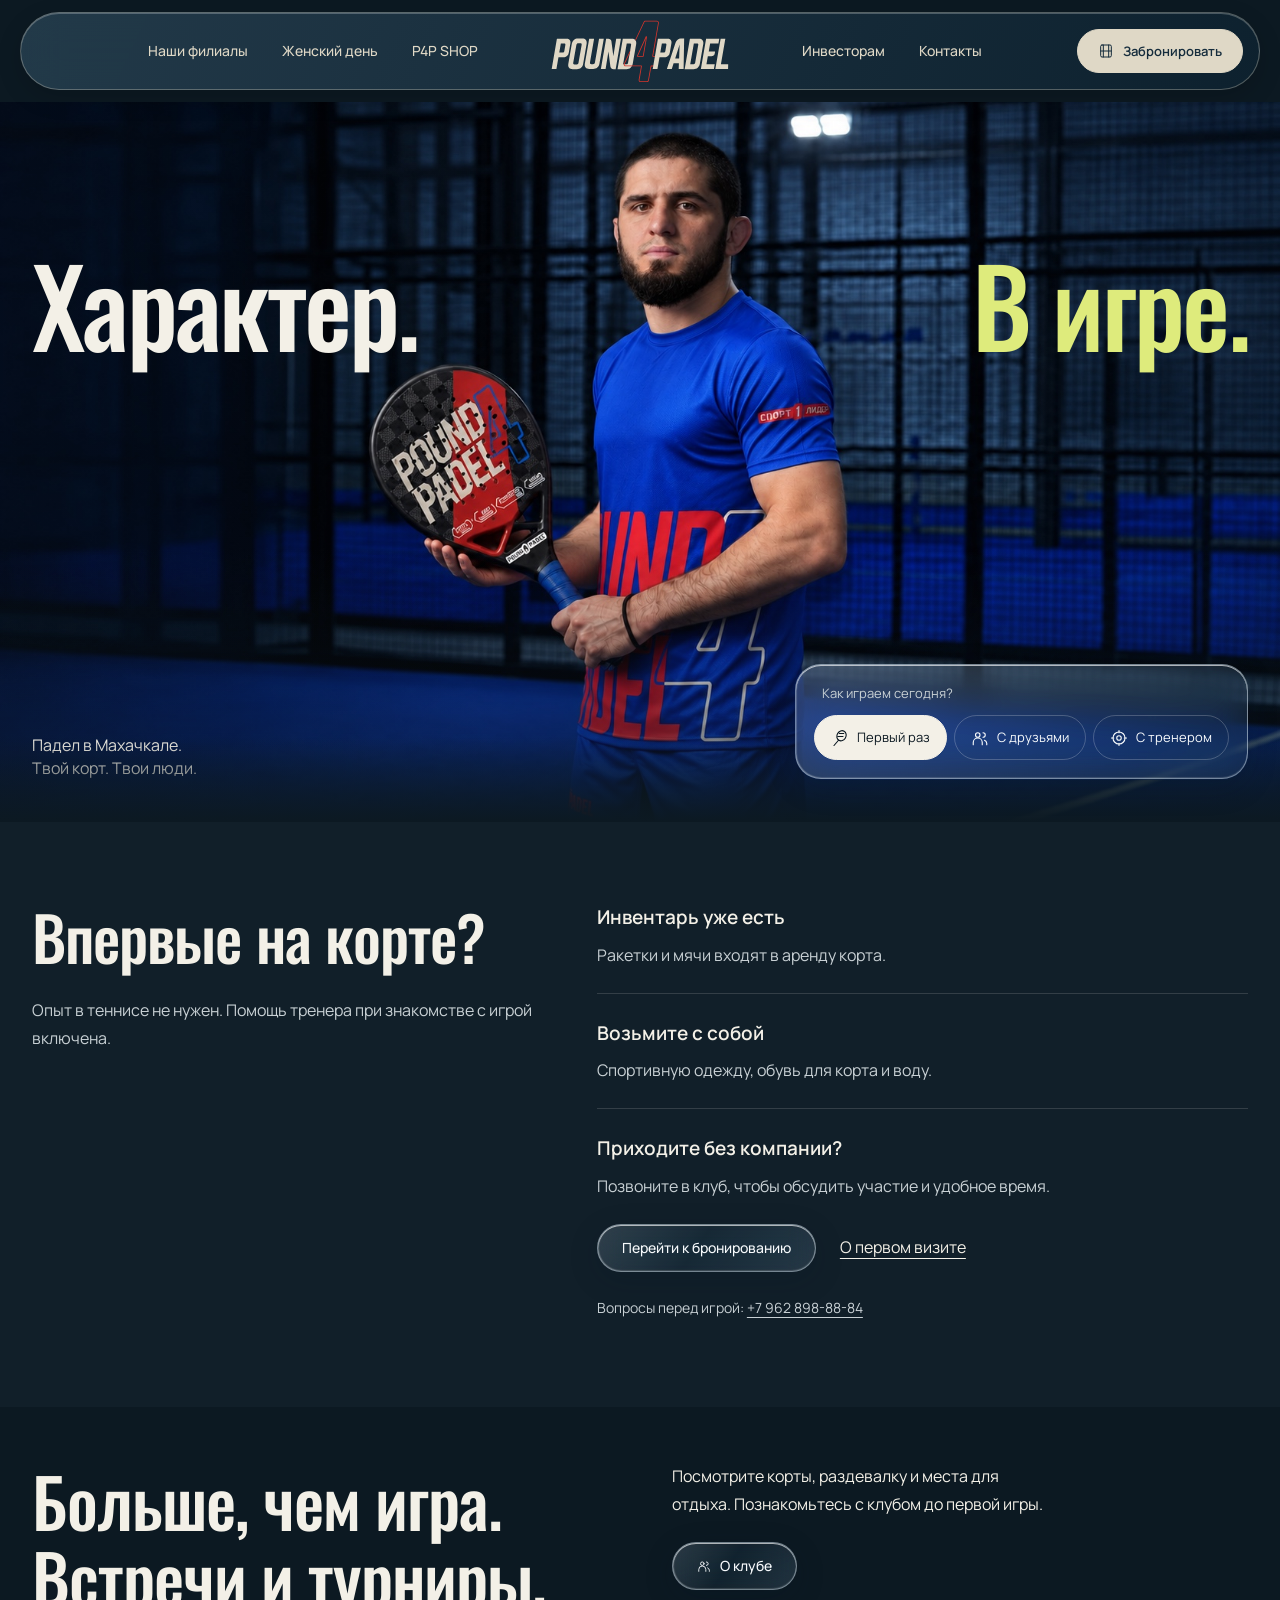
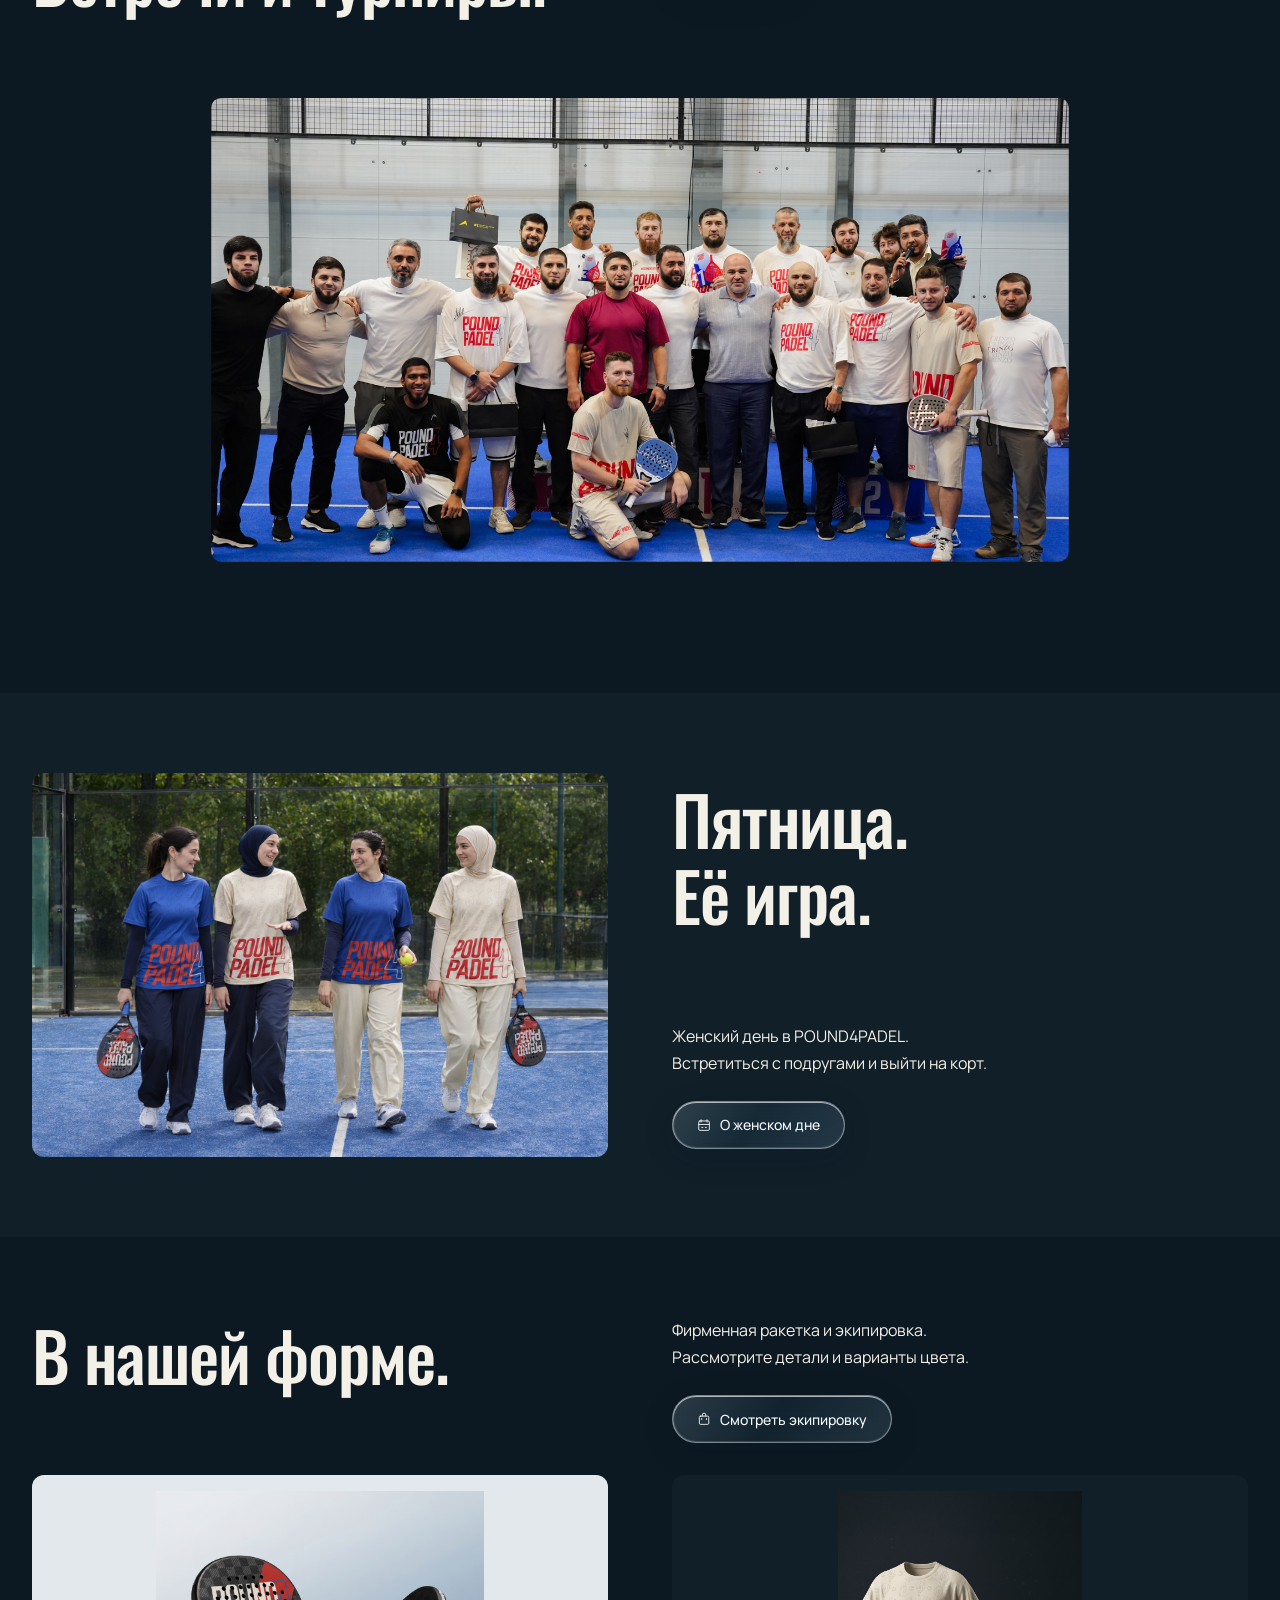
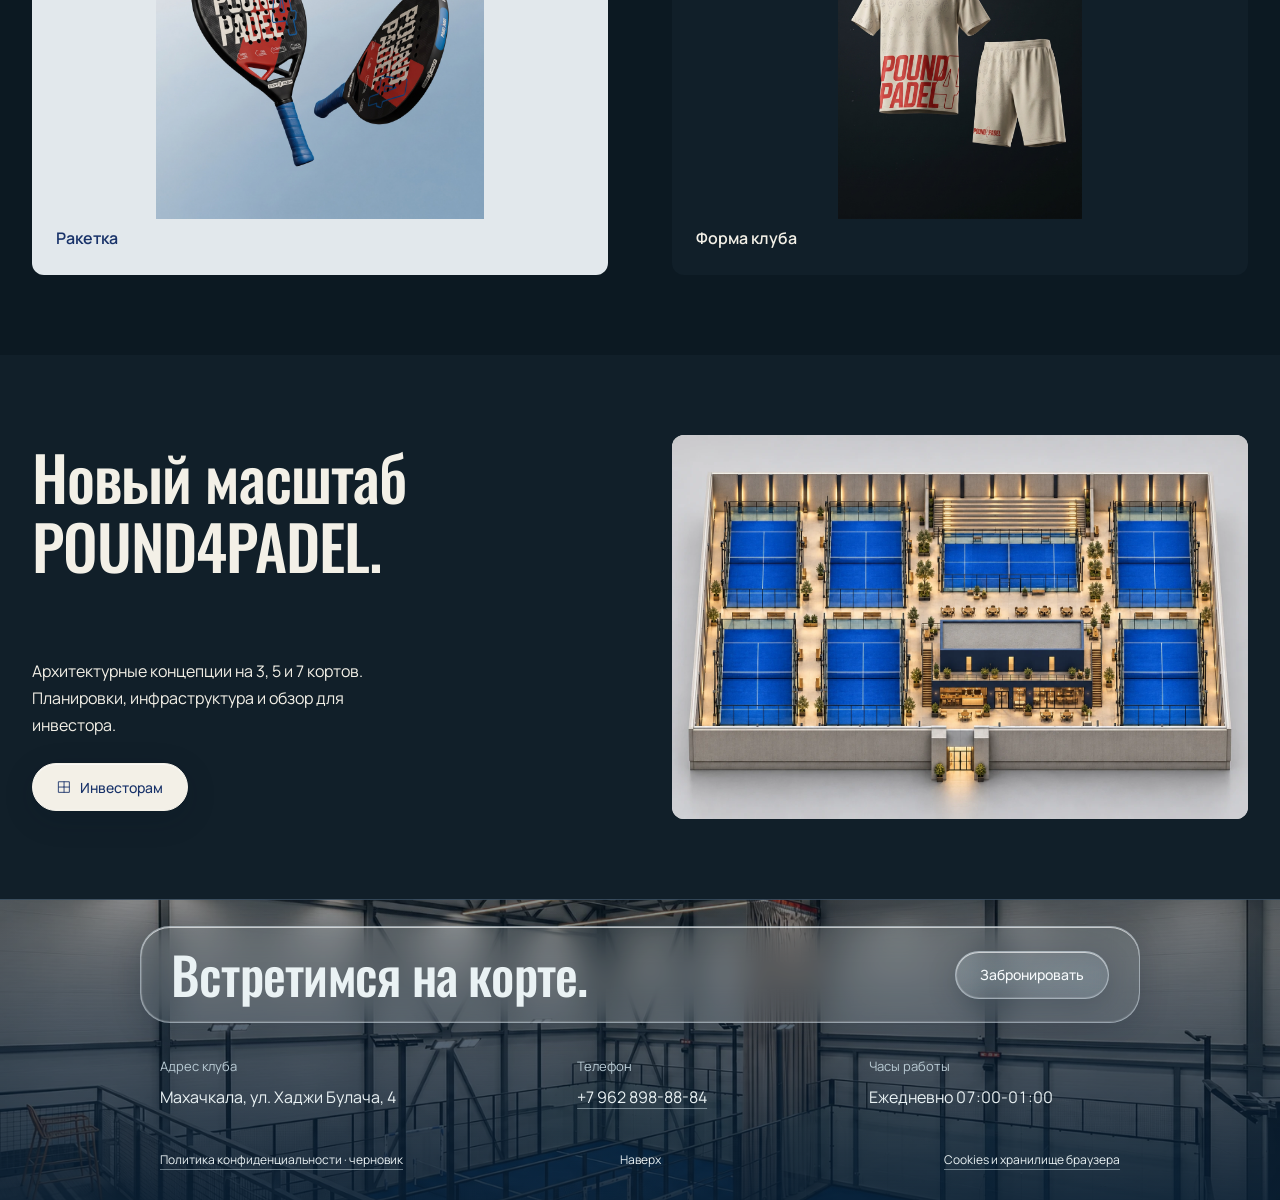
<file: index.html>
<!doctype html>
<html lang="ru">
<head><meta charset="utf-8"><meta http-equiv="Content-Security-Policy" content="default-src 'none'; script-src 'self' 'sha256-j190XaAT1OAZhYQk1CuRRf0c6F/wVRkdZjx1zXgl/Vw=' 'sha256-GOuy7npAQOIuOG693btuK/VLMtXKJEKAlKMQiYNycAg='; script-src-attr 'none'; style-src 'self' 'unsafe-inline'; img-src 'self' data:; font-src 'self'; media-src 'self'; connect-src 'none'; object-src 'none'; base-uri 'none'; form-action 'none'; upgrade-insecure-requests"><meta name="referrer" content="no-referrer"><meta name="viewport" content="width=device-width,initial-scale=1"><meta name="theme-color" content="#101820"><title>Падел-клуб POUND4PADEL в Махачкале</title><meta name="description" content="Падел-клуб POUND4PADEL в Махачкале: игра с друзьями и тренером, женский день, фирменная экипировка и архитектурные концепции для инвесторов."><link rel="icon" href="assets/logo-blue.svg" type="image/svg+xml"><link rel="preload" href="assets/oswald.ttf" as="font" type="font/ttf" crossorigin><link rel="stylesheet" href="site-index.b437d9c834.css"><script defer src="app.js?v=astra-1"></script><link rel="preload" href="assets/manrope.ttf" as="font" type="font/ttf" crossorigin><script defer src="investors.js?v=3"></script><script defer src="components.js?v=1"></script><link rel="preload" href="assets/islam-likeness-corrected.jpg" as="image"><script defer src="site-experience.js?v=astra-1"></script>
<link rel="canonical" href="https://jonessssenator-art.github.io/pound4padel-concept/">
<meta name="robots" content="index, follow, max-image-preview:large">
<link rel="sitemap" type="application/xml" href="https://jonessssenator-art.github.io/pound4padel-concept/sitemap.xml">
<meta property="og:type" content="website">
<meta property="og:site_name" content="POUND4PADEL">
<meta property="og:locale" content="ru_RU">
<meta property="og:title" content="Падел-клуб POUND4PADEL в Махачкале">
<meta property="og:description" content="Падел-клуб POUND4PADEL в Махачкале: игра с друзьями и тренером, женский день, фирменная экипировка и архитектурные концепции для инвесторов.">
<meta property="og:url" content="https://jonessssenator-art.github.io/pound4padel-concept/">
<meta property="og:image" content="https://jonessssenator-art.github.io/pound4padel-concept/assets/club-community.jpg">
<meta property="og:image:alt" content="Участники встречи в клубе POUND4PADEL">
<meta property="og:image:width" content="1800">
<meta property="og:image:height" content="1200">
<meta name="twitter:card" content="summary_large_image">
<meta name="twitter:title" content="Падел-клуб POUND4PADEL в Махачкале">
<meta name="twitter:description" content="Падел-клуб POUND4PADEL в Махачкале: игра с друзьями и тренером, женский день, фирменная экипировка и архитектурные концепции для инвесторов.">
<meta name="twitter:image" content="https://jonessssenator-art.github.io/pound4padel-concept/assets/club-community.jpg">
<meta name="twitter:image:alt" content="Участники встречи в клубе POUND4PADEL">
<script type="application/ld+json">
{
  "@context": "https://schema.org",
  "@graph": [
    {
      "@type": [
        "SportsActivityLocation",
        "SportsOrganization"
      ],
      "@id": "https://jonessssenator-art.github.io/pound4padel-concept/#club",
      "name": "POUND4PADEL",
      "url": "https://jonessssenator-art.github.io/pound4padel-concept/",
      "description": "Падел-клуб POUND4PADEL в Махачкале.",
      "sport": "Падел",
      "logo": "https://jonessssenator-art.github.io/pound4padel-concept/assets/logo-blue.svg",
      "image": "https://jonessssenator-art.github.io/pound4padel-concept/assets/club-community.jpg",
      "address": {
        "@type": "PostalAddress",
        "streetAddress": "ул. Хаджи Булача, 4",
        "addressLocality": "Махачкала",
        "addressRegion": "Республика Дагестан",
        "addressCountry": "RU"
      },
      "telephone": "+79628988884",
      "openingHoursSpecification": {
        "@type": "OpeningHoursSpecification",
        "dayOfWeek": [
          "https://schema.org/Monday",
          "https://schema.org/Tuesday",
          "https://schema.org/Wednesday",
          "https://schema.org/Thursday",
          "https://schema.org/Friday",
          "https://schema.org/Saturday",
          "https://schema.org/Sunday"
        ],
        "opens": "07:00",
        "closes": "01:00"
      }
    },
    {
      "@type": "WebSite",
      "@id": "https://jonessssenator-art.github.io/pound4padel-concept/#website",
      "url": "https://jonessssenator-art.github.io/pound4padel-concept/",
      "name": "POUND4PADEL",
      "inLanguage": "ru-RU",
      "publisher": {
        "@id": "https://jonessssenator-art.github.io/pound4padel-concept/#club"
      }
    },
    {
      "@type": "WebPage",
      "@id": "https://jonessssenator-art.github.io/pound4padel-concept/#webpage",
      "url": "https://jonessssenator-art.github.io/pound4padel-concept/",
      "name": "Падел-клуб POUND4PADEL в Махачкале",
      "description": "Падел-клуб POUND4PADEL в Махачкале: игра с друзьями и тренером, женский день, фирменная экипировка и архитектурные концепции для инвесторов.",
      "inLanguage": "ru-RU",
      "isPartOf": {
        "@id": "https://jonessssenator-art.github.io/pound4padel-concept/#website"
      },
      "about": {
        "@id": "https://jonessssenator-art.github.io/pound4padel-concept/#club"
      },
      "publisher": {
        "@id": "https://jonessssenator-art.github.io/pound4padel-concept/#club"
      },
      "primaryImageOfPage": {
        "@id": "https://jonessssenator-art.github.io/pound4padel-concept/#image"
      },
      "mainEntity": {
        "@id": "https://jonessssenator-art.github.io/pound4padel-concept/#club"
      }
    },
    {
      "@type": "ImageObject",
      "@id": "https://jonessssenator-art.github.io/pound4padel-concept/#image",
      "contentUrl": "https://jonessssenator-art.github.io/pound4padel-concept/assets/club-community.jpg",
      "caption": "Участники встречи в клубе POUND4PADEL",
      "width": 1800,
      "height": 1200
    }
  ]
}
</script>
<link rel="preload" href="assets/logo.svg" as="image"><script>document.documentElement.dataset.chrome=new URLSearchParams(location.search).get("chrome")||"compact";</script><script defer src="astra-motion.js?v=1"></script></head>
<body class="site-experience home-page"><script src="loader.js?v=logo-draw-1"></script><a class="skip" href="#main">К содержанию</a><header class="header" id="top"><a class="brand" href="./" aria-label="POUND4PADEL - главная"><img src="assets/logo.svg" width="150" height="53" alt="POUND4PADEL"></a><nav id="navigation" aria-label="Основная навигация"><span class="nav-left"><a href="club.html">Наши филиалы</a><a href="women.html">Женский день</a><a href="equipment.html">P4P SHOP</a></span><span class="nav-right"><a href="investors.html">Инвесторам</a><a href="#contacts">Контакты</a></span></nav><a class="header-cta ui-button ui-button-small" href="https://app.pound4padel.pro/"><svg class="site-icon" viewBox="0 0 24 24" fill="none" stroke="currentColor" stroke-width="1.6" stroke-linecap="round" stroke-linejoin="round" aria-hidden="true"><rect x="4" y="3" width="16" height="18" rx="2"/><path d="M4 12h16M8 3v18m8-18v18"/></svg>Забронировать</a><span class="header-city">Махачкала</span><button class="menu" aria-label="Открыть меню" aria-controls="navigation" aria-expanded="false"><i class="menu-lines" aria-hidden="true"><span></span><span></span></i><b class="menu-label" aria-hidden="true">Меню</b></button></header><main id="main"><section class="hero" aria-labelledby="hero-title"><img class="hero-photo" src="assets/islam-likeness-corrected.jpg" width="1672" height="941" alt="Ислам Махачев на падел-корте в фирменной форме POUND4PADEL." fetchpriority="high"><div class="hero-shade"></div><h1 id="hero-title"><span class="hero-left">Характер.</span><span class="hero-right">В игре.</span></h1><p class="hero-note">Падел в Махачкале.<br>Твой корт. Твои люди.</p><div class="game-dock" aria-label="Быстрый выбор игры"><p>Как играем сегодня?</p><div><a href="club.html"><svg class="site-icon" viewBox="0 0 24 24" fill="none" stroke="currentColor" stroke-width="1.6" stroke-linecap="round" stroke-linejoin="round" aria-hidden="true"><ellipse cx="14" cy="9" rx="6" ry="7" transform="rotate(30 14 9)"/><path d="m10 15-6 7m7-16h6m-8 4h7"/></svg>Первый раз</a><a href="club.html"><svg class="site-icon" viewBox="0 0 24 24" fill="none" stroke="currentColor" stroke-width="1.6" stroke-linecap="round" stroke-linejoin="round" aria-hidden="true"><circle cx="9" cy="8" r="3"/><path d="M3 21v-3a6 6 0 0 1 12 0v3M16 5a3 3 0 0 1 0 6m2 4a5 5 0 0 1 3 4v2"/></svg>С друзьями</a><a href="club.html"><svg class="site-icon" viewBox="0 0 24 24" fill="none" stroke="currentColor" stroke-width="1.6" stroke-linecap="round" stroke-linejoin="round" aria-hidden="true"><circle cx="12" cy="12" r="8"/><circle cx="12" cy="12" r="3"/><path d="M12 2v3m0 14v3M2 12h3m14 0h3"/></svg>С тренером</a></div></div></section>
<section class="visitor-guide section" id="first-game" aria-labelledby="first-game-title"><div><h2 id="first-game-title">Впервые на корте?</h2><p>Опыт в теннисе не нужен. Помощь тренера при знакомстве с игрой включена.</p></div><div><dl class="visitor-facts"><div><dt>Инвентарь уже есть</dt><dd>Ракетки и мячи входят в аренду корта.</dd></div><div><dt>Возьмите с собой</dt><dd>Спортивную одежду, обувь для корта и воду.</dd></div><div><dt>Приходите без компании?</dt><dd>Позвоните в клуб, чтобы обсудить участие и удобное время.</dd></div></dl><div class="visitor-actions"><a class="ui-button" href="https://app.pound4padel.pro/">Перейти к бронированию</a><a class="visitor-text-link" href="club.html">О первом визите</a></div><p class="visitor-contact">Вопросы перед игрой: <a href="tel:+79628988884">+7 962 898-88-84</a></p></div></section>
<section class="home-club section" id="club"><div class="section-heading"><h2>Больше, чем игра.<br>Встречи и турниры.</h2><div class="teaser-copy"><p>Посмотрите корты, раздевалку и места для отдыха. Познакомьтесь с клубом до первой игры.</p><a class="ui-button" href="club.html"><svg class="site-icon" viewBox="0 0 24 24" fill="none" stroke="currentColor" stroke-width="1.6" stroke-linecap="round" stroke-linejoin="round" aria-hidden="true"><circle cx="9" cy="8" r="3"/><path d="M3 21v-3a6 6 0 0 1 12 0v3M16 5a3 3 0 0 1 0 6m2 4a5 5 0 0 1 3 4v2"/></svg>О клубе</a></div></div><a class="teaser-photo motion-reveal" href="club.html" aria-label="Познакомиться с клубом"><img src="assets/club-community.jpg" width="1800" height="1200" alt="Участники встречи на корте POUND4PADEL" loading="lazy"></a></section>
<section class="home-women section" id="women"><div class="section-heading"><h2>Пятница.<br>Её игра.</h2><div class="teaser-copy"><p>Женский день в POUND4PADEL.<br>Встретиться с подругами и выйти на корт.</p><a class="ui-button" href="women.html"><svg class="site-icon" viewBox="0 0 24 24" fill="none" stroke="currentColor" stroke-width="1.6" stroke-linecap="round" stroke-linejoin="round" aria-hidden="true"><rect x="3" y="5" width="18" height="16" rx="2"/><path d="M7 3v4m10-4v4M3 11h18m-13 5h2m4 0h2"/></svg>О женском дне</a></div></div><a class="teaser-photo" href="women.html" aria-label="Подробнее о женском дне"><img src="assets/women-friday.jpg" width="1536" height="1024" alt="Участницы женского дня на падел-корте" loading="lazy"></a></section>
<section class="home-equipment section" id="equipment"><div class="section-heading"><h2>В нашей форме.</h2><div class="teaser-copy"><p>Фирменная ракетка и экипировка.<br>Рассмотрите детали и варианты цвета.</p><a class="ui-button" href="equipment.html"><svg class="site-icon" viewBox="0 0 24 24" fill="none" stroke="currentColor" stroke-width="1.6" stroke-linecap="round" stroke-linejoin="round" aria-hidden="true"><rect x="4" y="7" width="16" height="14" rx="2"/><path d="M9 7V5a3 3 0 0 1 6 0v2M8 11v2m8-2v2"/></svg>Смотреть экипировку</a></div></div><div class="home-products"><a href="equipment.html#racket"><img src="assets/rackets.jpeg" width="2048" height="2048" alt="Фирменная ракетка POUND4PADEL" loading="lazy"><span>Ракетка</span></a><a href="equipment.html#kit"><img src="assets/kit.jpeg" width="1792" height="2400" alt="Бежевая форма POUND4PADEL" loading="lazy"><span>Форма клуба</span></a></div></section>
<section class="home-investors section" id="investors"><div class="section-heading"><h2>Новый масштаб<br>POUND4PADEL.</h2><div class="teaser-copy"><p>Архитектурные концепции на 3, 5 и 7 кортов. Планировки, инфраструктура и обзор для инвестора.</p><a class="ui-button ui-button-primary" href="investors.html"><svg class="site-icon" viewBox="0 0 24 24" fill="none" stroke="currentColor" stroke-width="1.6" stroke-linecap="round" stroke-linejoin="round" aria-hidden="true"><path d="M3 3h18v18H3zM3 12h9V3m0 9h9m-9 0v9"/></svg>Инвесторам</a></div></div><a class="investor-teaser-image" href="investors.html" aria-label="Открыть архитектурные концепции для инвестора"><img src="assets/investor-7-straight.webp" width="1536" height="1024" alt="Концепция комплекса POUND4PADEL на семь кортов" loading="lazy"></a></section>
</main><dialog class="image-dialog" aria-label="Просмотр фотографий"><button class="dialog-close ui-button ui-button-small" aria-label="Закрыть просмотр">Закрыть <span aria-hidden="true">×</span></button><img alt=""><p aria-live="polite"></p><div class="gallery-controls" hidden><div class="gallery-step"><button type="button" class="ui-button ui-button-small" data-gallery-step="-1" aria-label="Предыдущее фото">Назад</button><button type="button" class="ui-button ui-button-small" data-gallery-step="1" aria-label="Следующее фото">Далее</button></div><div class="gallery-thumbs" aria-label="Фотографии клуба"></div></div></dialog><footer class="site-footer" id="footer"><div class="footer-invite"><h2>Встретимся на корте.</h2><a class="ui-button" href="https://app.pound4padel.pro/">Забронировать</a></div><div class="club-contacts" id="contacts" role="group" aria-label="Контакты клуба"><div><span class="contact-label">Адрес клуба</span><address>Махачкала, ул. Хаджи Булача, 4</address></div><div><span class="contact-label">Телефон</span><a class="contact-phone" href="tel:+79628988884">+7 962 898-88-84</a></div><div><span class="contact-label">Часы работы</span><p>Ежедневно <span class="contact-hours">07:00-01:00</span></p></div></div><div class="footer-bottom"><a href="privacy.html">Политика конфиденциальности · черновик</a><a class="footer-top" href="#top">Наверх</a><a href="cookies.html">Cookies и хранилище браузера</a></div></footer><script src="chrome-options.js"></script></body></html>
</file>
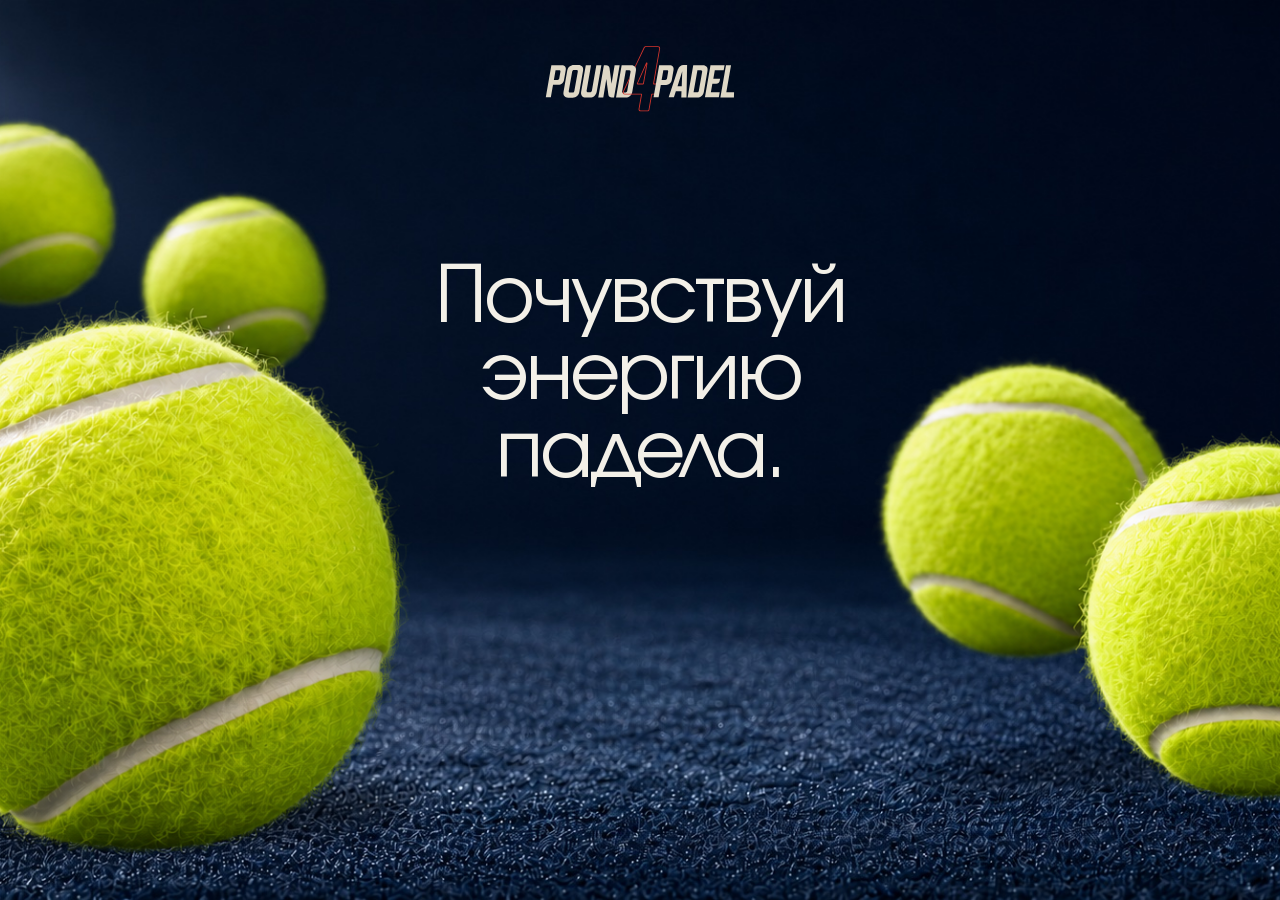
<file: ball-intro/index.html>
<!doctype html>
<html lang="ru"><head><meta charset="utf-8"><meta http-equiv="Content-Security-Policy" content="default-src 'none'; script-src 'self' ; script-src-attr 'none'; style-src 'self' 'unsafe-inline'; img-src 'self' data:; font-src 'self'; media-src 'self'; connect-src 'none'; object-src 'none'; base-uri 'none'; form-action 'none'; upgrade-insecure-requests"><meta name="referrer" content="no-referrer"><meta name="viewport" content="width=device-width,initial-scale=1"><meta name="theme-color" content="#06101d"><link rel="icon" href="assets/logo.svg"><title>POUND4PADEL - живое фото</title><link rel="stylesheet" href="scene.css"><meta name="robots" content="noindex, nofollow"></head>
<body>
<main aria-label="Заставка POUND4PADEL">
<div class="scene" aria-hidden="true">
<img class="plate" src="assets/court-plate.jpg" alt="">
<div class="shadow shadow-left"></div><div class="shadow shadow-right"></div>
<svg class="balls" viewBox="0 0 1672 941" xmlns="http://www.w3.org/2000/svg">
<defs><clipPath id="small"><path d="M0 0H305V325H0Z"/></clipPath><clipPath id="left"><path d="M305 0H800V941H0V325H305Z"/></clipPath><clipPath id="right"><path d="M800 0H1672V941H800Z"/></clipPath></defs>
<g class="left"><image href="assets/balls-cutout.png" width="1672" height="941" clip-path="url(#left)"/></g>
<g class="right"><image href="assets/balls-cutout.png" width="1672" height="941" clip-path="url(#right)"/></g>
<g class="bounce"><image href="assets/balls-cutout.png" width="1672" height="941" clip-path="url(#small)"/></g>
</svg>
</div>
<img class="logo" src="assets/logo.svg" alt="POUND4PADEL">
<div class="copy"><h1>Почувствуй<br>энергию<br>падела.</h1></div>

</main></body></html>
</file>
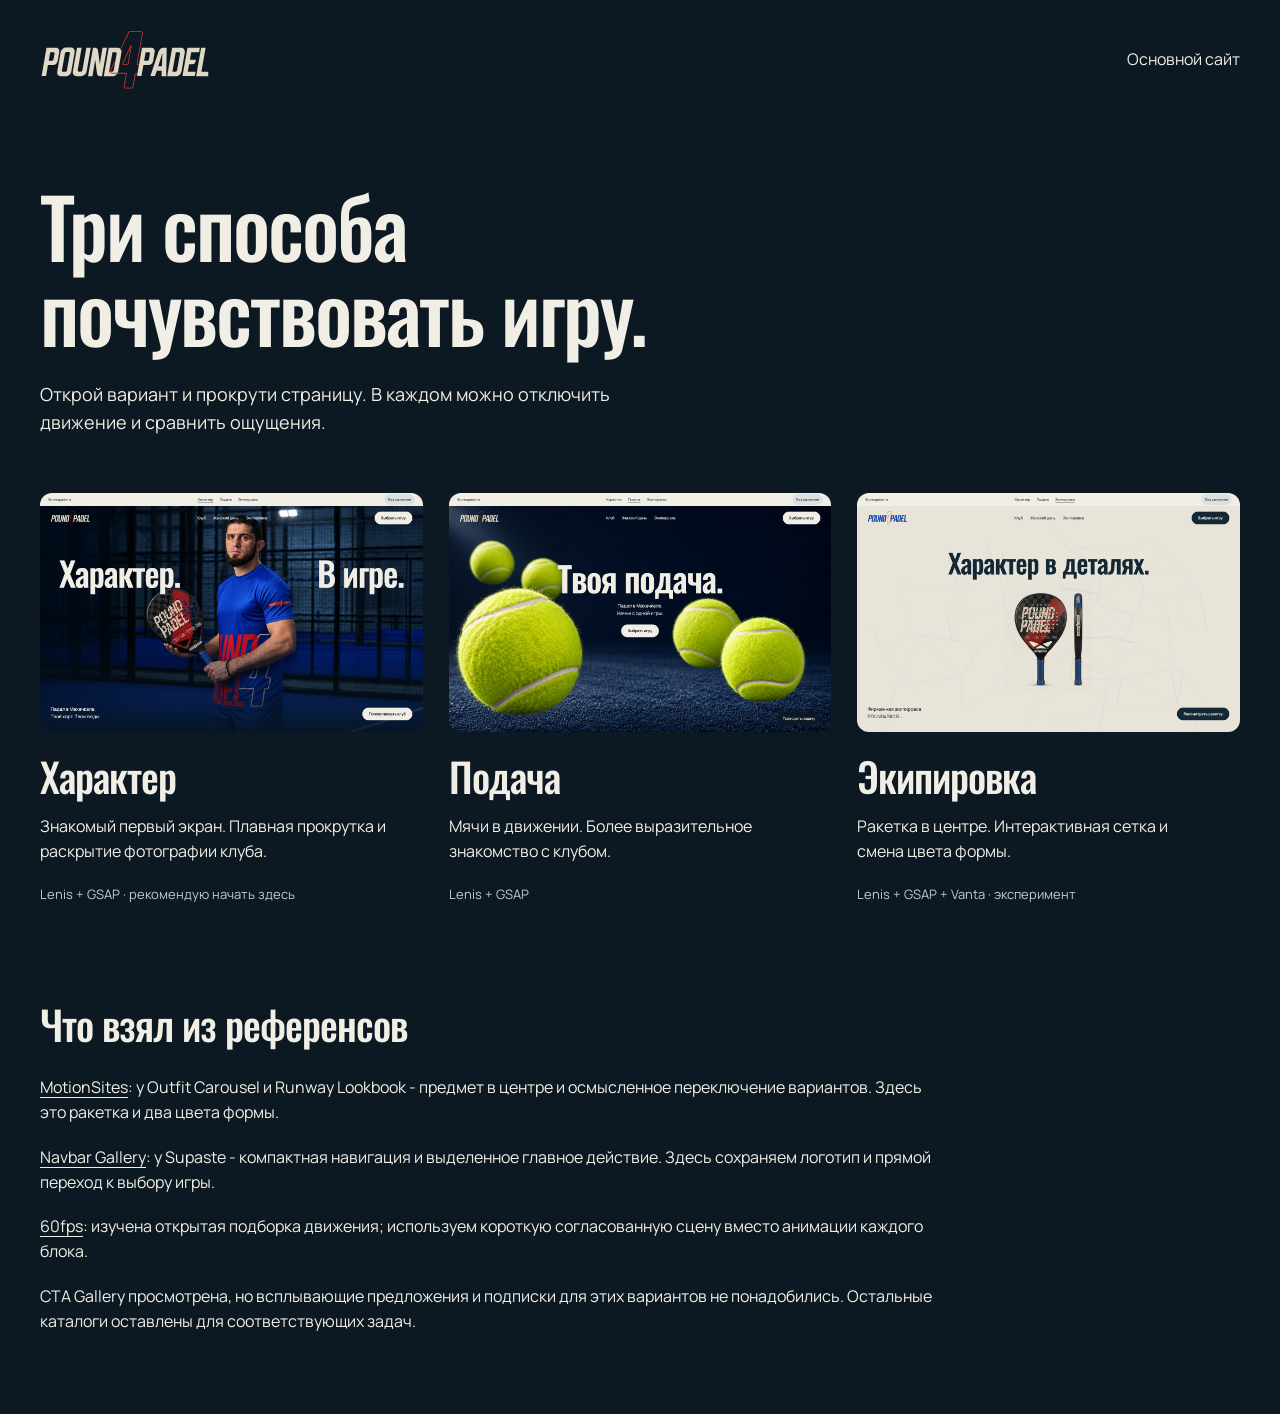
<file: motion-lab/index.html>
<!doctype html><html lang="ru"><head><meta charset="utf-8"><meta name="viewport" content="width=device-width,initial-scale=1"><meta name="robots" content="noindex,nofollow"><meta name="theme-color" content="#0c1922"><link rel="icon" href="../assets/logo.svg"><link rel="stylesheet" href="vendor/lenis.css"><link rel="stylesheet" href="motion.css"><title>POUND4PADEL - Варианты движения</title><script defer src="vendor/gsap.min.js"></script><script defer src="vendor/ScrollTrigger.min.js"></script><script defer src="vendor/lenis.min.js"></script><script defer src="motion.js"></script></head><body class="comparison"><header class="index-header"><a href="../index.html"><img src="../assets/logo.svg" alt="POUND4PADEL" width="170"></a><a href="../index.html">Основной сайт</a></header><main><h1>Три способа<br>почувствовать игру.</h1><p class="intro">Открой вариант и прокрути страницу. В каждом можно отключить движение и сравнить ощущения.</p><div class="choices"><a href="character.html"><img src="previews/character.png" alt="Вариант с портретом Ислама"><h2>Характер</h2><p>Знакомый первый экран. Плавная прокрутка и раскрытие фотографии клуба.</p><span>Lenis + GSAP · рекомендую начать здесь</span></a><a href="serve.html"><img src="previews/serve.png" alt="Вариант с мячами"><h2>Подача</h2><p>Мячи в движении. Более выразительное знакомство с клубом.</p><span>Lenis + GSAP</span></a><a href="equipment.html"><img src="previews/equipment.png" alt="Вариант с экипировкой"><h2>Экипировка</h2><p>Ракетка в центре. Интерактивная сетка и смена цвета формы.</p><span>Lenis + GSAP + Vanta · эксперимент</span></a></div><section class="sources"><h2>Что взял из референсов</h2><p><a href="https://motionsites.ai/">MotionSites</a>: у Outfit Carousel и Runway Lookbook - предмет в центре и осмысленное переключение вариантов. Здесь это ракетка и два цвета формы.</p><p><a href="https://www.navbar.gallery/">Navbar Gallery</a>: у Supaste - компактная навигация и выделенное главное действие. Здесь сохраняем логотип и прямой переход к выбору игры.</p><p><a href="https://60fps.design/motion">60fps</a>: изучена открытая подборка движения; используем короткую согласованную сцену вместо анимации каждого блока.</p><p>CTA Gallery просмотрена, но всплывающие предложения и подписки для этих вариантов не понадобились. Остальные каталоги оставлены для соответствующих задач.</p></section></main></body></html>
</file>
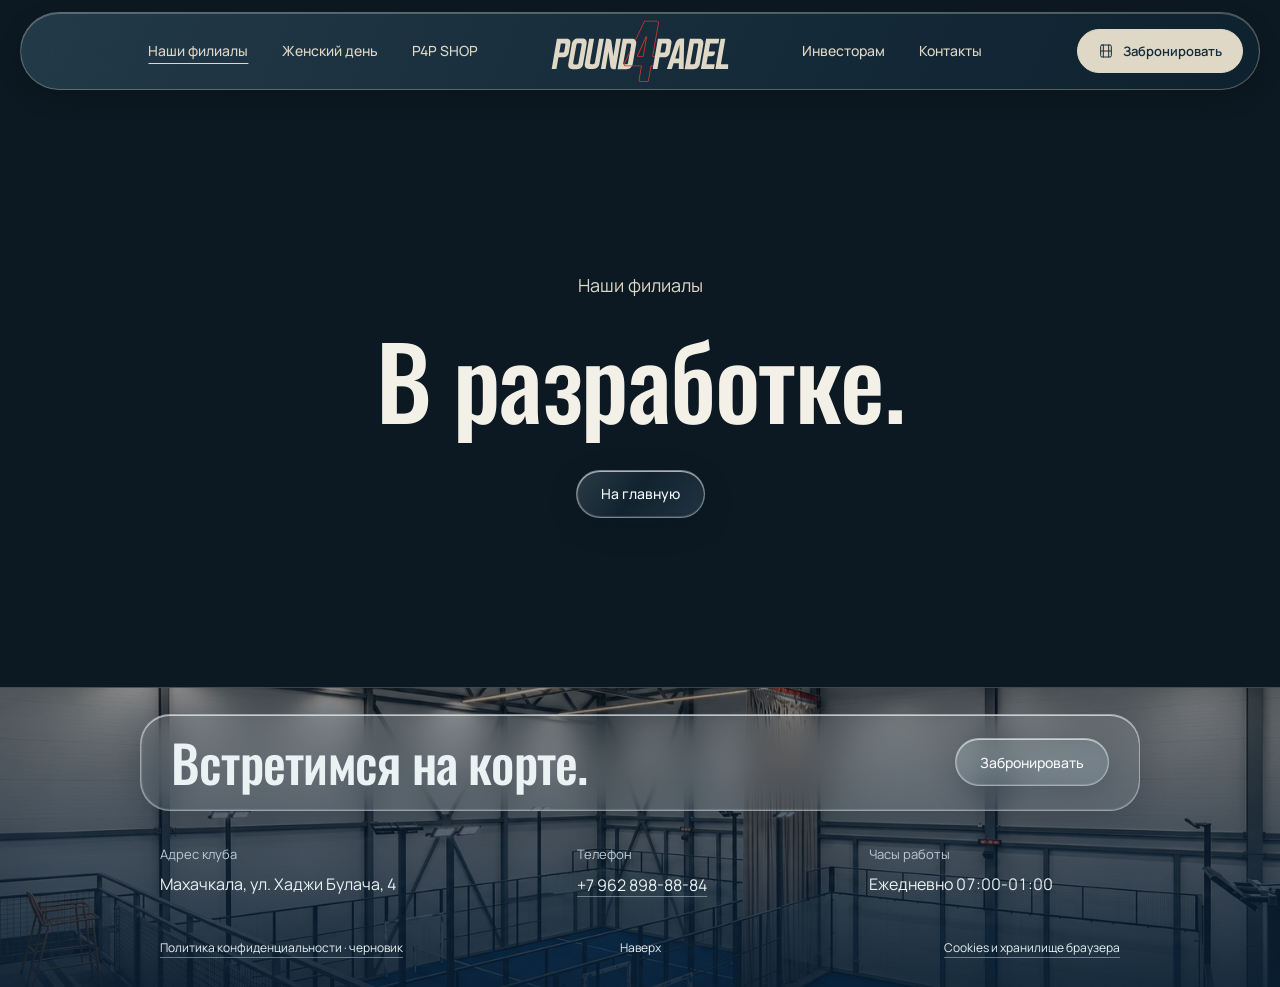
<file: club.html>
<!doctype html>
<html lang="ru">
<head><meta charset="utf-8"><meta http-equiv="Content-Security-Policy" content="default-src 'none'; script-src 'self' 'sha256-GOuy7npAQOIuOG693btuK/VLMtXKJEKAlKMQiYNycAg=' 'sha256-flsswTdpt7stQj+fILrJYOeEXih2cJ6nki1IoMczT/I='; script-src-attr 'none'; style-src 'self' 'unsafe-inline'; img-src 'self' data:; font-src 'self'; media-src 'self'; connect-src 'none'; object-src 'none'; base-uri 'none'; form-action 'none'; upgrade-insecure-requests"><meta name="referrer" content="no-referrer"><meta name="viewport" content="width=device-width,initial-scale=1"><meta name="theme-color" content="#101820"><title>Наши филиалы - в разработке | POUND4PADEL</title><meta name="description" content="Раздел «Наши филиалы» в разработке."><link rel="icon" href="assets/logo-blue.svg" type="image/svg+xml"><link rel="preload" href="assets/oswald.ttf" as="font" type="font/ttf" crossorigin><link rel="stylesheet" href="site-club.7864860446.css"><script defer src="app.js?v=astra-1"></script><link rel="preload" href="assets/manrope.ttf" as="font" type="font/ttf" crossorigin><script defer src="investors.js?v=3"></script><script defer src="components.js?v=1"></script><script defer src="site-experience.js?v=2"></script>
<link rel="canonical" href="https://jonessssenator-art.github.io/pound4padel-concept/club.html">
<meta name="robots" content="index, follow, max-image-preview:large">
<link rel="sitemap" type="application/xml" href="https://jonessssenator-art.github.io/pound4padel-concept/sitemap.xml">
<meta property="og:type" content="website">
<meta property="og:site_name" content="POUND4PADEL">
<meta property="og:locale" content="ru_RU">
<meta property="og:title" content="Наши филиалы - в разработке | POUND4PADEL">
<meta property="og:description" content="Раздел «Наши филиалы» в разработке.">
<meta property="og:url" content="https://jonessssenator-art.github.io/pound4padel-concept/club.html">
<meta property="og:image" content="https://jonessssenator-art.github.io/pound4padel-concept/assets/club-opening.jpg">
<meta property="og:image:alt" content="Открытие POUND4PADEL в Махачкале">
<meta property="og:image:width" content="1800">
<meta property="og:image:height" content="1200">
<meta name="twitter:card" content="summary_large_image">
<meta name="twitter:title" content="Клуб и форматы игры в падел | POUND4PADEL, Махачкала">
<meta name="twitter:description" content="Познакомьтесь с POUND4PADEL в Махачкале: фотографии клуба, игра с друзьями, занятия с тренером и ответы на вопросы перед первым посещением.">
<meta name="twitter:image" content="https://jonessssenator-art.github.io/pound4padel-concept/assets/club-opening.jpg">
<meta name="twitter:image:alt" content="Открытие POUND4PADEL в Махачкале">
<script type="application/ld+json">
{
  "@context": "https://schema.org",
  "@graph": [
    {
      "@type": [
        "SportsActivityLocation",
        "SportsOrganization"
      ],
      "@id": "https://jonessssenator-art.github.io/pound4padel-concept/#club",
      "name": "POUND4PADEL",
      "url": "https://jonessssenator-art.github.io/pound4padel-concept/",
      "description": "Падел-клуб POUND4PADEL в Махачкале.",
      "sport": "Падел",
      "logo": "https://jonessssenator-art.github.io/pound4padel-concept/assets/logo-blue.svg",
      "image": "https://jonessssenator-art.github.io/pound4padel-concept/assets/club-community.jpg",
      "address": {
        "@type": "PostalAddress",
        "streetAddress": "ул. Хаджи Булача, 4",
        "addressLocality": "Махачкала",
        "addressRegion": "Республика Дагестан",
        "addressCountry": "RU"
      },
      "telephone": "+79628988884",
      "openingHoursSpecification": {
        "@type": "OpeningHoursSpecification",
        "dayOfWeek": [
          "https://schema.org/Monday",
          "https://schema.org/Tuesday",
          "https://schema.org/Wednesday",
          "https://schema.org/Thursday",
          "https://schema.org/Friday",
          "https://schema.org/Saturday",
          "https://schema.org/Sunday"
        ],
        "opens": "07:00",
        "closes": "01:00"
      }
    },
    {
      "@type": "WebSite",
      "@id": "https://jonessssenator-art.github.io/pound4padel-concept/#website",
      "url": "https://jonessssenator-art.github.io/pound4padel-concept/",
      "name": "POUND4PADEL",
      "inLanguage": "ru-RU",
      "publisher": {
        "@id": "https://jonessssenator-art.github.io/pound4padel-concept/#club"
      }
    },
    {
      "@type": "AboutPage",
      "@id": "https://jonessssenator-art.github.io/pound4padel-concept/club.html#webpage",
      "url": "https://jonessssenator-art.github.io/pound4padel-concept/club.html",
      "name": "Клуб и форматы игры в падел | POUND4PADEL, Махачкала",
      "description": "Познакомьтесь с POUND4PADEL в Махачкале: фотографии клуба, игра с друзьями, занятия с тренером и ответы на вопросы перед первым посещением.",
      "inLanguage": "ru-RU",
      "isPartOf": {
        "@id": "https://jonessssenator-art.github.io/pound4padel-concept/#website"
      },
      "about": {
        "@id": "https://jonessssenator-art.github.io/pound4padel-concept/#club"
      },
      "publisher": {
        "@id": "https://jonessssenator-art.github.io/pound4padel-concept/#club"
      },
      "primaryImageOfPage": {
        "@id": "https://jonessssenator-art.github.io/pound4padel-concept/club.html#image"
      },
      "breadcrumb": {
        "@id": "https://jonessssenator-art.github.io/pound4padel-concept/club.html#breadcrumb"
      },
      "mainEntity": {
        "@id": "https://jonessssenator-art.github.io/pound4padel-concept/#club"
      }
    },
    {
      "@type": "ImageObject",
      "@id": "https://jonessssenator-art.github.io/pound4padel-concept/club.html#image",
      "contentUrl": "https://jonessssenator-art.github.io/pound4padel-concept/assets/club-opening.jpg",
      "caption": "Открытие POUND4PADEL в Махачкале",
      "width": 1800,
      "height": 1200
    },
    {
      "@type": "BreadcrumbList",
      "@id": "https://jonessssenator-art.github.io/pound4padel-concept/club.html#breadcrumb",
      "itemListElement": [
        {
          "@type": "ListItem",
          "position": 1,
          "name": "Главная",
          "item": "https://jonessssenator-art.github.io/pound4padel-concept/"
        },
        {
          "@type": "ListItem",
          "position": 2,
          "name": "Клуб",
          "item": "https://jonessssenator-art.github.io/pound4padel-concept/club.html"
        }
      ]
    }
  ]
}
</script>
<link rel="preload" href="assets/logo.svg" as="image"><script defer src="faq.js?v=1"></script><script>document.documentElement.dataset.chrome=new URLSearchParams(location.search).get("chrome")||"compact";</script><script defer src="astra-motion.js?v=1"></script></head>
<body class="site-experience detail-page club-page"><script src="loader.js?v=logo-draw-1"></script><a class="skip" href="#main">К содержанию</a><header class="header" id="top"><a class="brand" href="./" aria-label="POUND4PADEL - главная"><img src="assets/logo.svg" width="150" height="53" alt="POUND4PADEL"></a><nav id="navigation" aria-label="Основная навигация"><span class="nav-left"><a href="club.html" aria-current="page">Наши филиалы</a><a href="women.html">Женский день</a><a href="equipment.html">P4P SHOP</a></span><span class="nav-right"><a href="investors.html">Инвесторам</a><a href="#contacts">Контакты</a></span></nav><a class="header-cta ui-button ui-button-small" href="https://app.pound4padel.pro/"><svg class="site-icon" viewBox="0 0 24 24" fill="none" stroke="currentColor" stroke-width="1.6" stroke-linecap="round" stroke-linejoin="round" aria-hidden="true"><rect x="4" y="3" width="16" height="18" rx="2"/><path d="M4 12h16M8 3v18m8-18v18"/></svg>Забронировать</a><span class="header-city">Махачкала</span><button class="menu" aria-label="Открыть меню" aria-controls="navigation" aria-expanded="false"><i class="menu-lines" aria-hidden="true"><span></span><span></span></i><b class="menu-label" aria-hidden="true">Меню</b></button></header><main id="main"><section class="branches-pending section"><p>Наши филиалы</p><h1>В разработке.</h1><a class="ui-button" href="./">На главную</a></section></main><dialog class="image-dialog" aria-label="Просмотр фотографий"><button class="dialog-close ui-button ui-button-small" aria-label="Закрыть просмотр">Закрыть <span aria-hidden="true">×</span></button><img alt=""><p aria-live="polite"></p><div class="gallery-controls" hidden><div class="gallery-step"><button type="button" class="ui-button ui-button-small" data-gallery-step="-1" aria-label="Предыдущее фото">Назад</button><button type="button" class="ui-button ui-button-small" data-gallery-step="1" aria-label="Следующее фото">Далее</button></div><div class="gallery-thumbs" aria-label="Фотографии клуба"></div></div></dialog><footer class="site-footer" id="footer"><div class="footer-invite"><h2>Встретимся на корте.</h2><a class="ui-button" href="https://app.pound4padel.pro/">Забронировать</a></div><div class="club-contacts" id="contacts" role="group" aria-label="Контакты клуба"><div><span class="contact-label">Адрес клуба</span><address>Махачкала, ул. Хаджи Булача, 4</address></div><div><span class="contact-label">Телефон</span><a class="contact-phone" href="tel:+79628988884">+7 962 898-88-84</a></div><div><span class="contact-label">Часы работы</span><p>Ежедневно <span class="contact-hours">07:00-01:00</span></p></div></div><div class="footer-bottom"><a href="privacy.html">Политика конфиденциальности · черновик</a><a class="footer-top" href="#top">Наверх</a><a href="cookies.html">Cookies и хранилище браузера</a></div></footer><script src="chrome-options.js"></script></body></html>
</file>
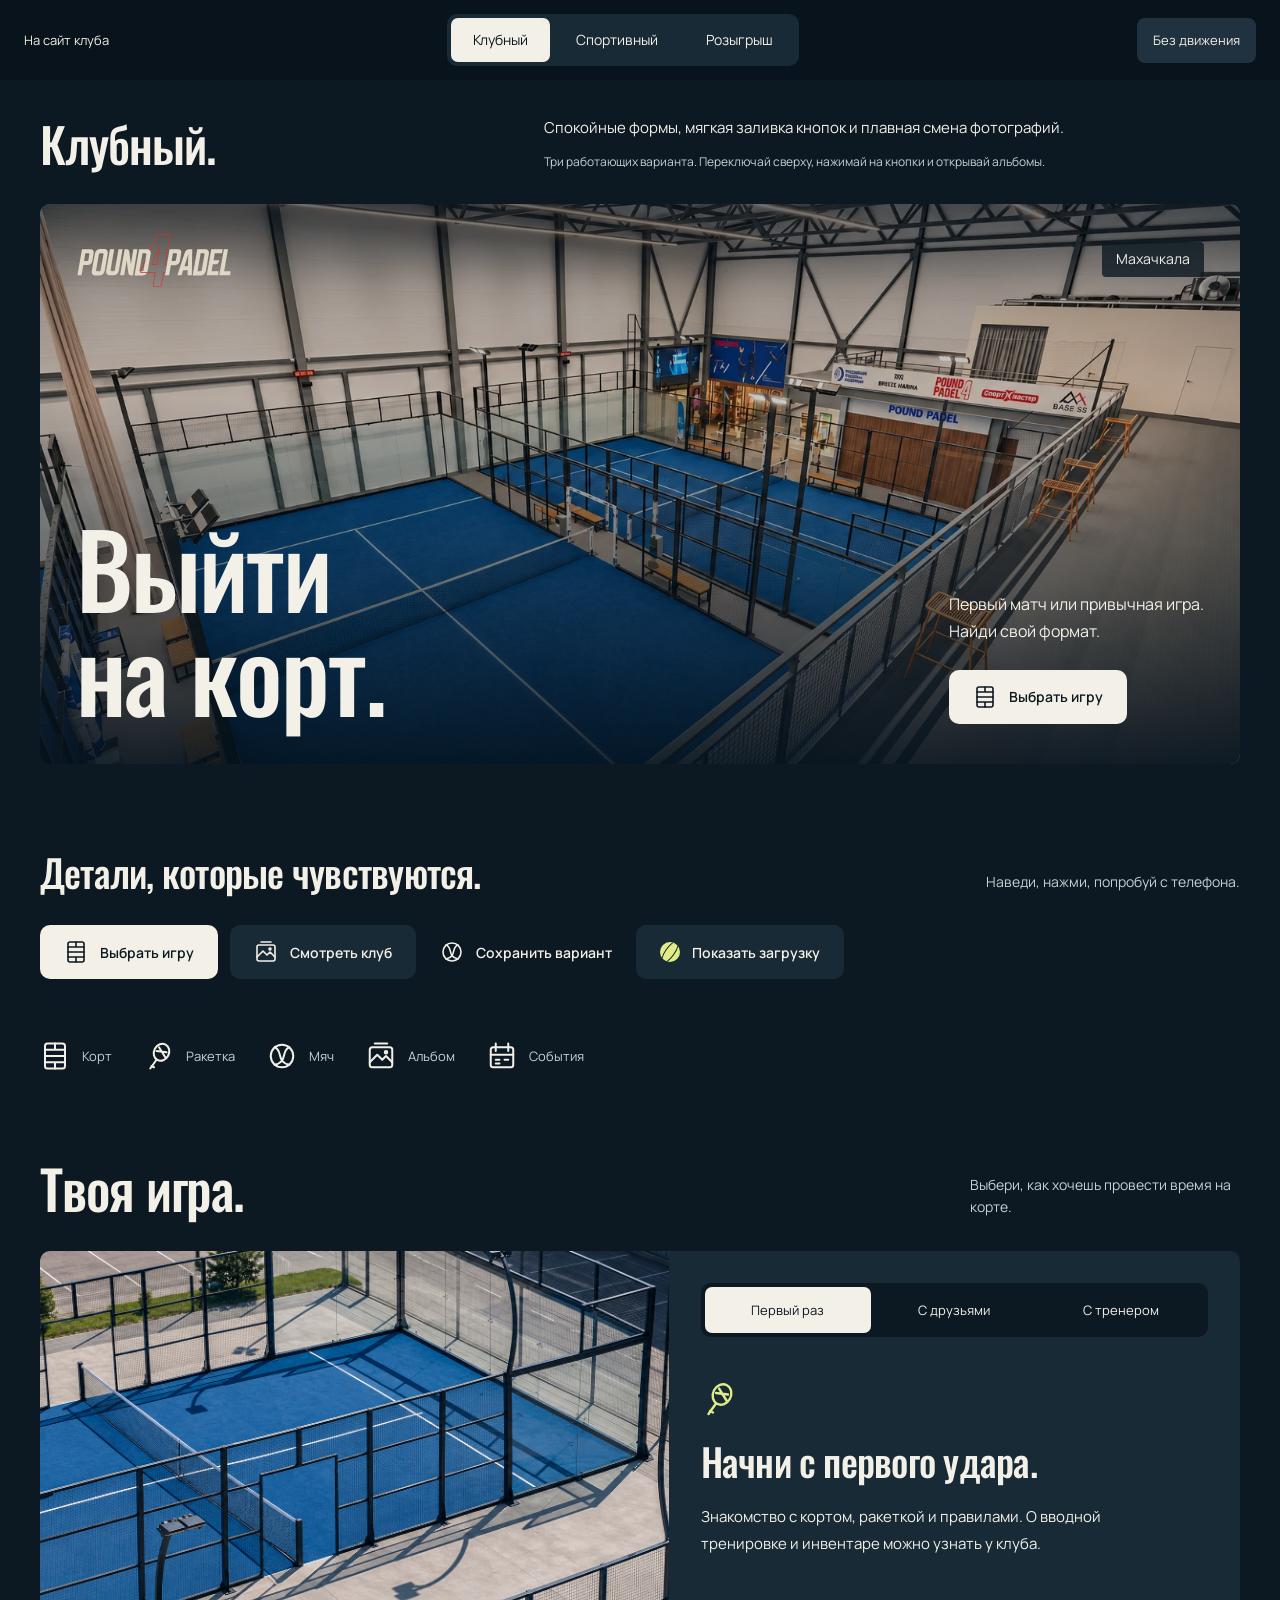
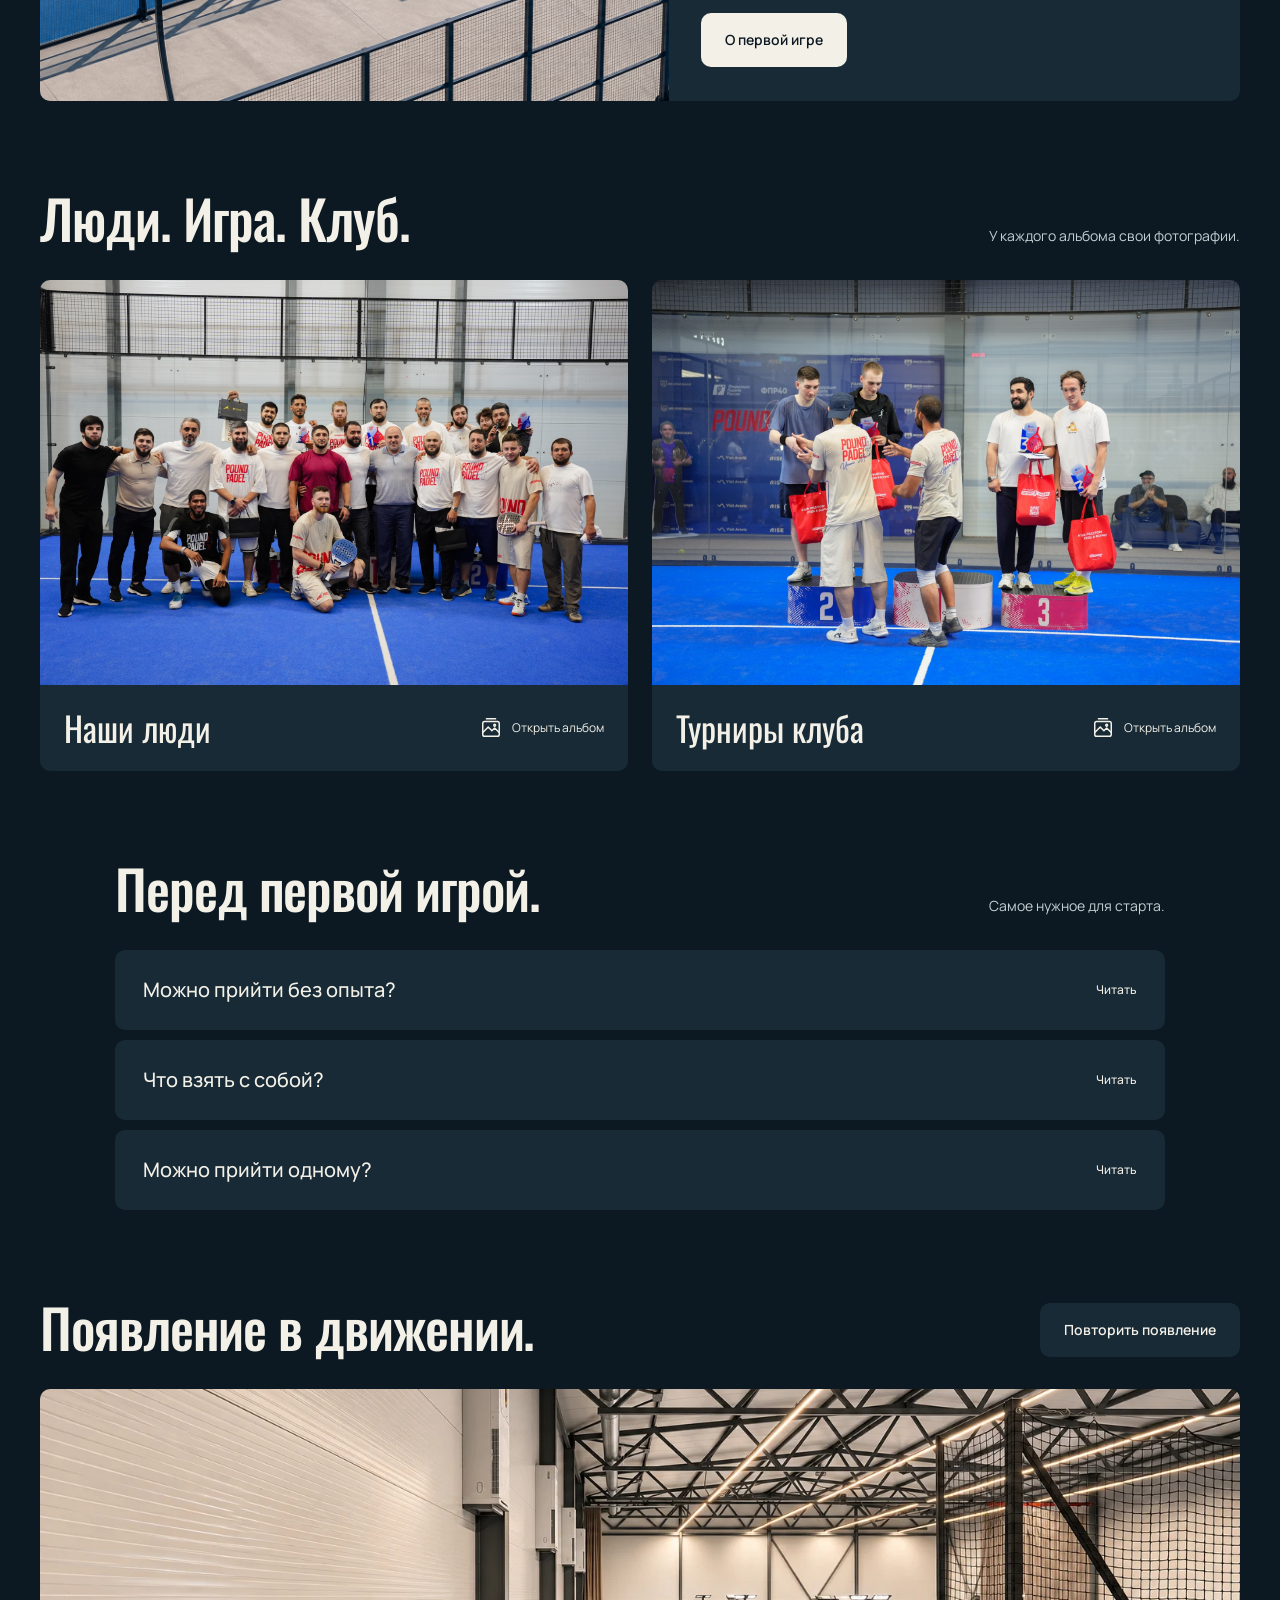
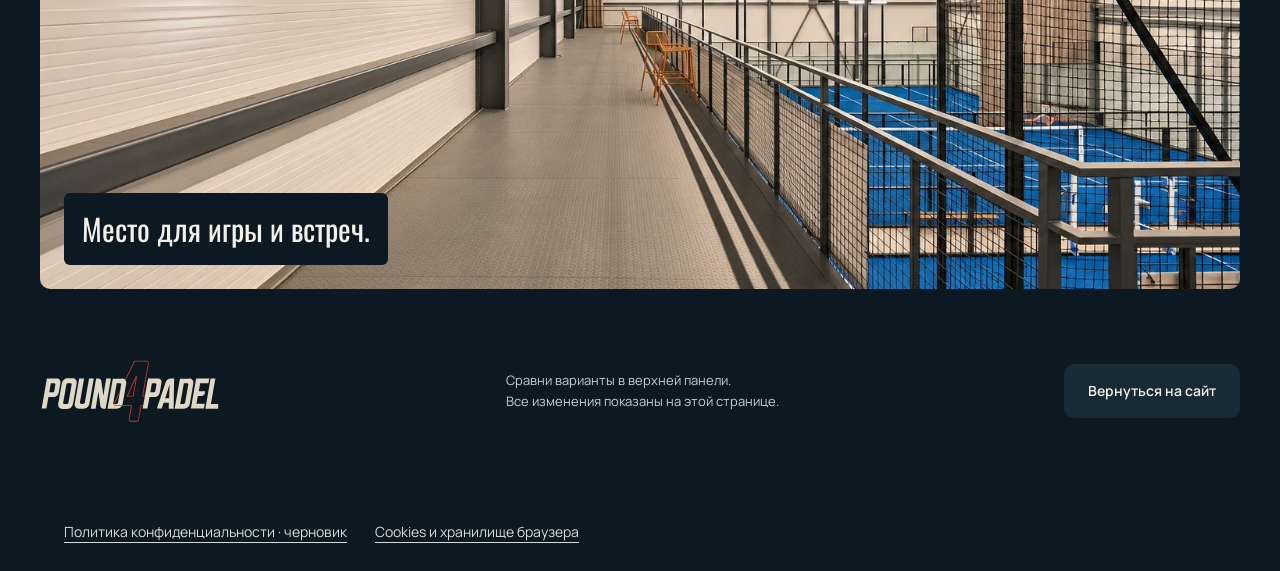
<file: component-lab.html>
<!doctype html>
<html lang="ru"><head><meta charset="utf-8"><meta http-equiv="Content-Security-Policy" content="default-src 'none'; script-src 'self' ; script-src-attr 'none'; style-src 'self' 'unsafe-inline'; img-src 'self' data:; font-src 'self'; media-src 'self'; connect-src 'none'; object-src 'none'; base-uri 'none'; form-action 'none'; upgrade-insecure-requests"><meta name="referrer" content="no-referrer"><meta name="viewport" content="width=device-width,initial-scale=1"><meta name="robots" content="noindex,nofollow"><link rel="icon" href="assets/logo.svg" type="image/svg+xml"><title>Варианты компонентов | POUND4PADEL</title><link rel="stylesheet" href="component-lab.css?v=1"><script src="component-lab.js?v=1" defer></script><link rel="stylesheet" href="legal.css"></head>
<body data-style="club">
<svg class="svg-defs" xmlns="http://www.w3.org/2000/svg" aria-hidden="true"><defs>
<symbol id="court" viewBox="0 0 24 24"><rect x="4" y="2" width="16" height="20" rx="2"/><path d="M4 12h16M4 7h16M4 17h16M12 2v5m0 10v5"/></symbol>
<symbol id="racket" viewBox="0 0 24 24"><ellipse cx="14" cy="9" rx="6" ry="7" transform="rotate(28 14 9)"/><path d="m10 15-5 7m1-2 2 1m4-16 5 8m-7-5 8 1"/></symbol>
<symbol id="ball" viewBox="0 0 24 24"><circle cx="12" cy="12" r="9"/><path d="M6 5c7 2 1 12 12 14M18 5c-7 2-1 12-12 14"/></symbol>
<symbol id="album" viewBox="0 0 24 24"><rect x="3" y="5" width="18" height="16" rx="2"/><path d="M7 2h10M3 17l6-6 4 4 3-3 5 5"/><circle cx="16" cy="9" r="1"/></symbol>
<symbol id="calendar" viewBox="0 0 24 24"><rect x="3" y="5" width="18" height="16" rx="2"/><path d="M7 2v6m10-6v6M3 11h18m-14 4h3m4 0h3m-10 3h3"/></symbol>
<symbol id="close" viewBox="0 0 24 24"><path d="m6 6 12 12M6 18 18 6"/></symbol>
</defs></svg>
<a class="skip" href="#preview">К просмотру</a>
<div class="lab-bar"><a class="lab-home" href="index.html">На сайт клуба</a><nav class="variants" aria-label="Вариант оформления"><button data-variant="club" aria-pressed="true">Клубный</button><button data-variant="sport" aria-pressed="false">Спортивный</button><button data-variant="rally" aria-pressed="false">Розыгрыш</button></nav><button class="motion-toggle" aria-pressed="false">Без движения</button></div>
<header class="lab-intro"><h1 id="variant-title">Клубный.</h1><p id="variant-description">Спокойные формы, мягкая заливка кнопок и плавная смена фотографий.</p><p class="try-note">Три работающих варианта. Переключай сверху, нажимай на кнопки и открывай альбомы.</p></header>
<main id="preview">
<section class="hero-demo shell" aria-label="Первый экран с новыми кнопками">
<img class="hero-photo" src="assets/club-interior/584A3247.webp" alt="Крытые корты POUND4PADEL" fetchpriority="high">
<div class="hero-top"><img src="assets/logo.svg" alt="POUND4PADEL" width="160" height="56"><span>Махачкала</span></div>
<div class="hero-content"><h2>Выйти<br>на корт.</h2><div class="hero-action"><p>Первый матч или привычная игра.<br>Найди свой формат.</p><a class="action primary" href="#formats"><svg><use href="#court"/></svg><span>Выбрать игру</span><span class="action-ball" aria-hidden="true"></span></a></div></div>
</section>
<section class="button-section shell" id="buttons" aria-labelledby="button-title"><div class="section-head"><h2 id="button-title">Детали, которые чувствуются.</h2><p>Наведи, нажми, попробуй с телефона.</p></div><div class="button-tray"><a class="action primary" href="#formats"><svg><use href="#court"/></svg><span>Выбрать игру</span><span class="action-ball" aria-hidden="true"></span></a><button class="action secondary" data-album="club"><svg><use href="#album"/></svg><span>Смотреть клуб</span></button><button class="action quiet" id="save-button" aria-pressed="false"><svg><use href="#ball"/></svg><span>Сохранить вариант</span></button><button class="action secondary" id="loading-demo"><span class="loader-ball" aria-hidden="true"></span><span>Показать загрузку</span></button></div><p class="feedback" id="feedback" aria-live="polite"></p><div class="icon-strip" aria-label="Иконки клуба"><span><svg><use href="#court"/></svg>Корт</span><span><svg><use href="#racket"/></svg>Ракетка</span><span><svg><use href="#ball"/></svg>Мяч</span><span><svg><use href="#album"/></svg>Альбом</span><span><svg><use href="#calendar"/></svg>События</span></div></section>
<section class="format-section shell reveal" id="formats" aria-labelledby="formats-title"><div class="section-head"><h2 id="formats-title">Твоя игра.</h2><p>Выбери, как хочешь провести время на корте.</p></div>
<div class="format-stage"><div class="format-media"><img id="format-image" src="assets/play-court.png" alt="Падел-корт для знакомства с игрой" loading="lazy"></div><div class="format-panel"><div class="format-tabs" role="tablist" aria-label="Формат игры"><span class="tab-indicator" aria-hidden="true"></span><button role="tab" id="tab-start" aria-controls="format-copy" aria-selected="true" data-format="start">Первый раз</button><button role="tab" id="tab-friends" aria-controls="format-copy" aria-selected="false" tabindex="-1" data-format="friends">С друзьями</button><button role="tab" id="tab-coach" aria-controls="format-copy" aria-selected="false" tabindex="-1" data-format="coach">С тренером</button></div><div id="format-copy" role="tabpanel" aria-labelledby="tab-start" tabindex="0"><svg class="format-icon"><use href="#racket"/></svg><h3 id="format-title">Начни с первого удара.</h3><p id="format-text">Знакомство с кортом, ракеткой и правилами. О вводной тренировке и инвентаре можно узнать у клуба.</p><a id="format-link" class="action primary" href="club.html?format=start#play"><span>О первой игре</span><span class="action-ball" aria-hidden="true"></span></a></div></div></div></section>
<section class="albums-section shell reveal" id="albums" aria-labelledby="albums-title"><div class="section-head"><h2 id="albums-title">Люди. Игра. Клуб.</h2><p>У каждого альбома свои фотографии.</p></div><div class="album-grid"><button class="album-card" data-album="people"><img src="assets/club-community.jpg" alt="Участники встреч в POUND4PADEL" loading="lazy"><span class="album-caption"><span class="album-title">Наши люди</span><span class="album-open"><svg><use href="#album"/></svg><span>Открыть альбом</span></span></span></button><button class="album-card" data-album="tournament"><img src="assets/club-awards.jpg" alt="Награждение участников турнира" loading="lazy"><span class="album-caption"><span class="album-title">Турниры клуба</span><span class="album-open"><svg><use href="#album"/></svg><span>Открыть альбом</span></span></span></button></div></section>
<section class="faq-section shell reveal" aria-labelledby="faq-title"><div class="section-head"><h2 id="faq-title">Перед первой игрой.</h2><p>Самое нужное для старта.</p></div><div class="faq-list">
<article class="faq"><h3><button aria-expanded="false" aria-controls="answer-one" id="question-one"><span>Можно прийти без опыта?</span><span class="faq-label">Читать</span><svg><use href="#ball"/></svg></button></h3><div class="answer" id="answer-one" role="region" aria-labelledby="question-one" inert><div><p>Да. Опыт в ракеточных видах спорта не обязателен. Уточни у клуба, как организован первый выход на корт и можно ли начать с тренером.</p></div></div></article>
<article class="faq"><h3><button aria-expanded="false" aria-controls="answer-two" id="question-two"><span>Что взять с собой?</span><span class="faq-label">Читать</span><svg><use href="#ball"/></svg></button></h3><div class="answer" id="answer-two" role="region" aria-labelledby="question-two" inert><div><p>Спортивную форму, подходящую для корта обувь и воду. Условия аренды ракетки уточни перед визитом.</p></div></div></article>
<article class="faq"><h3><button aria-expanded="false" aria-controls="answer-three" id="question-three"><span>Можно прийти одному?</span><span class="faq-label">Читать</span><svg><use href="#ball"/></svg></button></h3><div class="answer" id="answer-three" role="region" aria-labelledby="question-three" inert><div><p>Если нужна компания для игры, спроси у клуба о возможности присоединиться к группе.</p></div></div></article>
</div></section>
<section class="scroll-section shell" aria-labelledby="scroll-title"><div class="section-head"><h2 id="scroll-title">Появление в движении.</h2><button class="action secondary" id="replay"><span>Повторить появление</span></button></div><figure class="scroll-scene reveal"><img src="assets/club-interior/584A3156.webp" alt="Галерея вдоль кортов клуба" loading="lazy"><figcaption>Место для игры и встреч.</figcaption></figure></section>
<footer class="shell"><img src="assets/logo.svg" alt="POUND4PADEL" width="180" height="64"><p>Сравни варианты в верхней панели.<br>Все изменения показаны на этой странице.</p><a href="index.html" class="action secondary">Вернуться на сайт</a></footer><nav class="legal-links" aria-label="Правовая информация"><a href="privacy.html">Политика конфиденциальности · черновик</a><a href="cookies.html">Cookies и хранилище браузера</a></nav></main>
<dialog class="album-dialog" aria-label="Фотоальбом"><div class="dialog-top"><h2 id="album-name">Альбом</h2><button class="action secondary" id="close-album"><span>Закрыть</span><svg><use href="#close"/></svg></button></div><div class="photo-stage"><button class="photo-step prev" aria-label="Предыдущее фото">Назад</button><div class="photo-holder"><div class="photo-loading" role="status" hidden><span class="loader-ball"></span><span>Загружаем фото</span></div><img id="album-image" alt=""><p id="photo-error" hidden>Фото не загрузилось. <button id="retry-photo">Повторить</button></p></div><button class="photo-step next" aria-label="Следующее фото">Далее</button></div><div class="thumbs" aria-label="Фотографии альбома"></div><p class="sr-only" id="photo-status" aria-live="polite"></p></dialog>
</body></html>
</file>
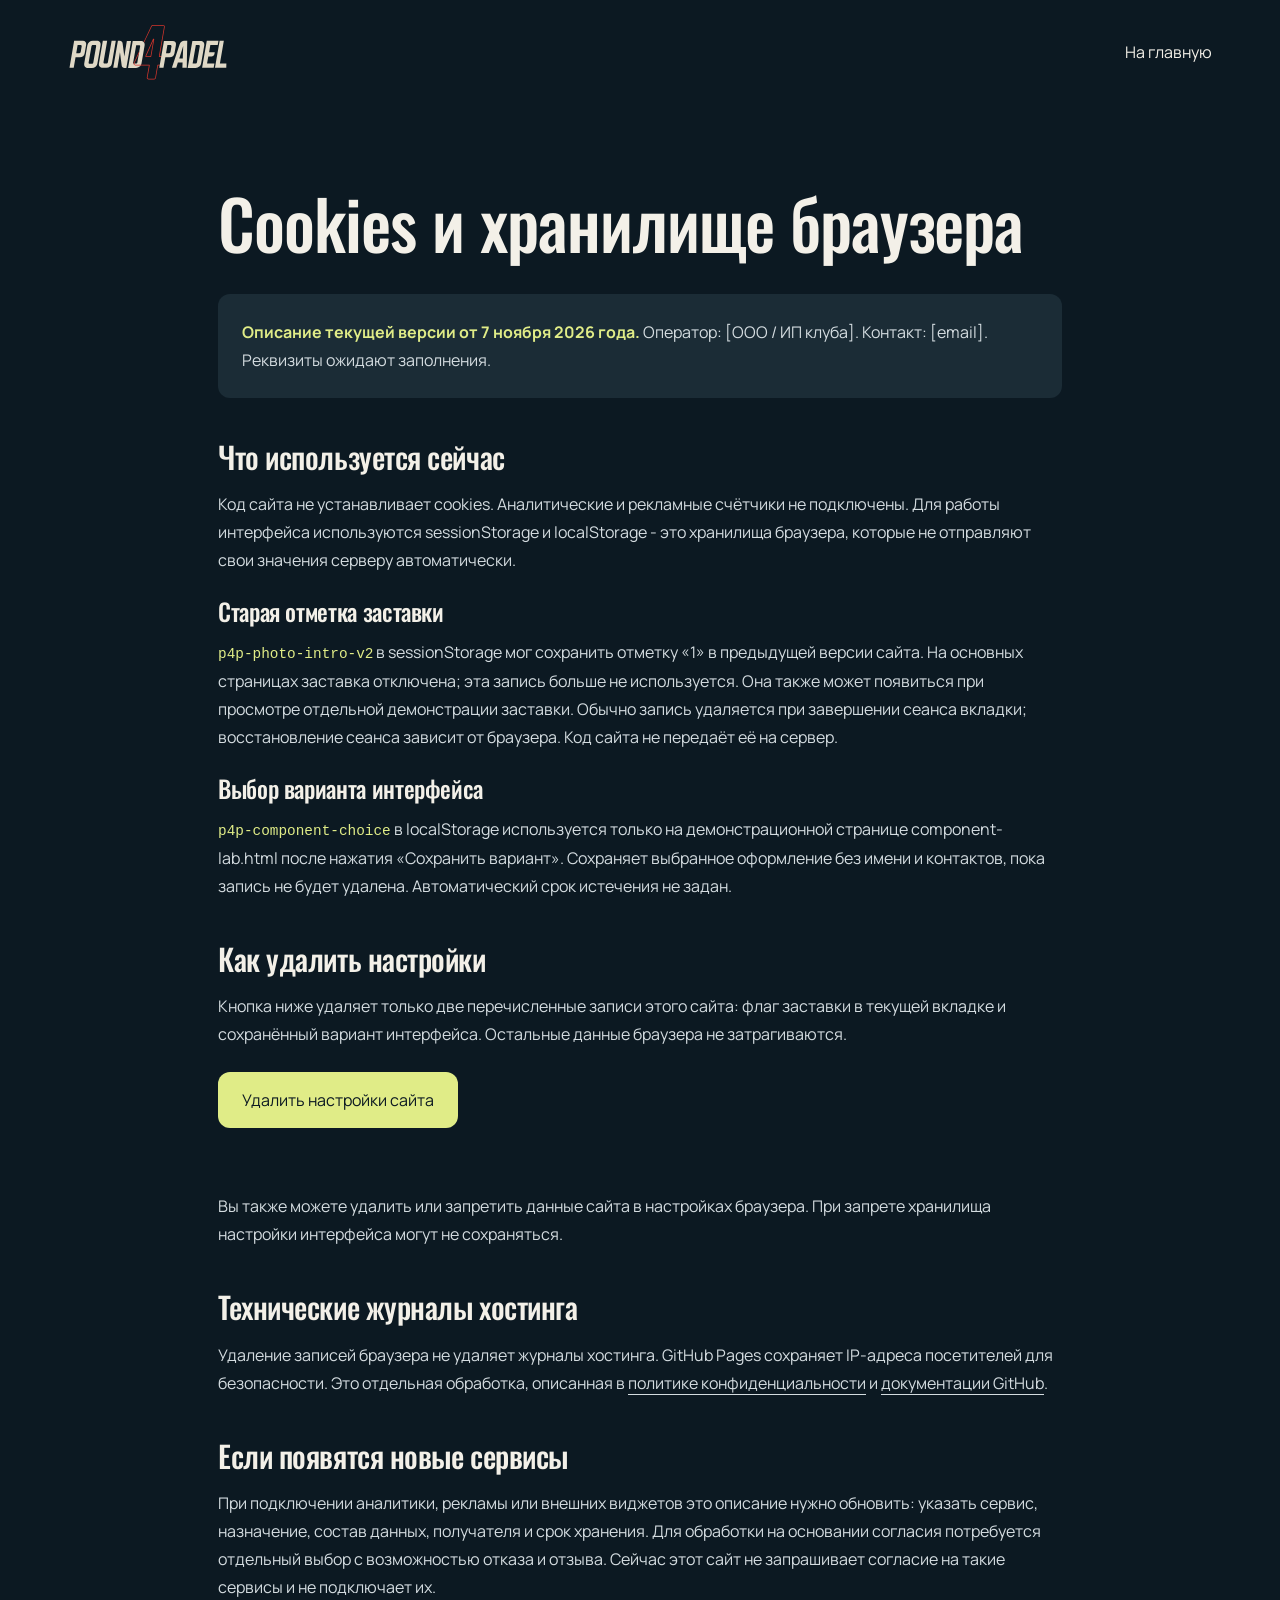
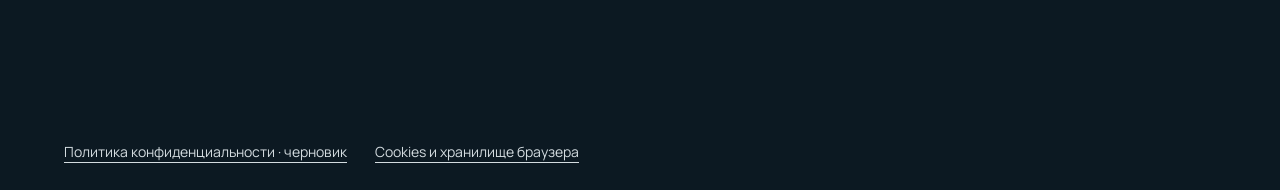
<file: cookies.html>
<!doctype html><html lang="ru"><head><meta charset="utf-8"><meta http-equiv="Content-Security-Policy" content="default-src 'none'; script-src 'self' 'sha256-yp/R9wZxwpxRAUCiQHepvm9+p8Tvz5l+iBwypojbeGk='; script-src-attr 'none'; style-src 'self' 'unsafe-inline'; img-src 'self' data:; font-src 'self'; media-src 'self'; connect-src 'none'; object-src 'none'; base-uri 'none'; form-action 'none'; upgrade-insecure-requests"><meta name="referrer" content="no-referrer"><meta name="viewport" content="width=device-width,initial-scale=1"><meta name="robots" content="noindex, follow"><title>Cookies и хранилище браузера | POUND4PADEL</title><link rel="icon" href="assets/logo-blue.svg"><link rel="stylesheet" href="site-cookies.d0d89d81cb.css"><script defer src="privacy-controls.js"></script><meta name="description" content="Cookies и хранилище браузера на сайте POUND4PADEL: какие настройки сохраняются, как долго хранятся и как удалить их в браузере."><link rel="canonical" href="https://jonessssenator-art.github.io/pound4padel-concept/cookies.html"><script type="application/ld+json">{
  "@context": "https://schema.org",
  "@type": "WebPage",
  "@id": "https://jonessssenator-art.github.io/pound4padel-concept/cookies.html#webpage",
  "url": "https://jonessssenator-art.github.io/pound4padel-concept/cookies.html",
  "name": "Cookies и хранилище браузера | POUND4PADEL",
  "description": "Cookies и хранилище браузера на сайте POUND4PADEL: какие настройки сохраняются, как долго хранятся и как удалить их в браузере.",
  "inLanguage": "ru-RU"
}</script><script defer src="astra-motion.js?v=1"></script></head><body class="legal-page"><a class="skip" href="#content">К содержимому</a><header class="legal-header"><a href="./" aria-label="POUND4PADEL - главная"><img src="assets/logo.svg" alt="POUND4PADEL"></a><a href="./">На главную</a></header><main class="legal-main" id="content"><h1>Cookies и хранилище браузера</h1><p class="notice"><strong>Описание текущей версии от 7 ноября 2026 года.</strong> Оператор: [ООО / ИП клуба]. Контакт: [email]. Реквизиты ожидают заполнения.</p><h2>Что используется сейчас</h2><p>Код сайта не устанавливает cookies. Аналитические и рекламные счётчики не подключены. Для работы интерфейса используются sessionStorage и localStorage - это хранилища браузера, которые не отправляют свои значения серверу автоматически.</p><div class="storage-list"><section><h3>Старая отметка заставки</h3><p><code>p4p-photo-intro-v2</code> в sessionStorage мог сохранить отметку «1» в предыдущей версии сайта. На основных страницах заставка отключена; эта запись больше не используется. Она также может появиться при просмотре отдельной демонстрации заставки. Обычно запись удаляется при завершении сеанса вкладки; восстановление сеанса зависит от браузера. Код сайта не передаёт её на сервер.</p></section><section><h3>Выбор варианта интерфейса</h3><p><code>p4p-component-choice</code> в localStorage используется только на демонстрационной странице component-lab.html после нажатия «Сохранить вариант». Сохраняет выбранное оформление без имени и контактов, пока запись не будет удалена. Автоматический срок истечения не задан.</p></section></div>
<h2>Как удалить настройки</h2><p>Кнопка ниже удаляет только две перечисленные записи этого сайта: флаг заставки в текущей вкладке и сохранённый вариант интерфейса. Остальные данные браузера не затрагиваются.</p><button class="storage-clear" type="button" id="clear-site-storage">Удалить настройки сайта</button><p id="storage-result" role="status" aria-live="polite"></p><noscript><p>Для кнопки нужен JavaScript. Вы можете удалить данные сайта через настройки браузера.</p></noscript><p>Вы также можете удалить или запретить данные сайта в настройках браузера. При запрете хранилища настройки интерфейса могут не сохраняться.</p>
<h2>Технические журналы хостинга</h2><p>Удаление записей браузера не удаляет журналы хостинга. GitHub Pages сохраняет IP-адреса посетителей для безопасности. Это отдельная обработка, описанная в <a href="privacy.html">политике конфиденциальности</a> и <a href="https://docs.github.com/en/pages/getting-started-with-github-pages/what-is-github-pages#data-collection" rel="noreferrer">документации GitHub</a>.</p>
<h2>Если появятся новые сервисы</h2><p>При подключении аналитики, рекламы или внешних виджетов это описание нужно обновить: указать сервис, назначение, состав данных, получателя и срок хранения. Для обработки на основании согласия потребуется отдельный выбор с возможностью отказа и отзыва. Сейчас этот сайт не запрашивает согласие на такие сервисы и не подключает их.</p></main><footer><nav class="legal-links" aria-label="Правовая информация"><a href="privacy.html">Политика конфиденциальности · черновик</a><a href="cookies.html">Cookies и хранилище браузера</a></nav></footer></body></html>
</file>
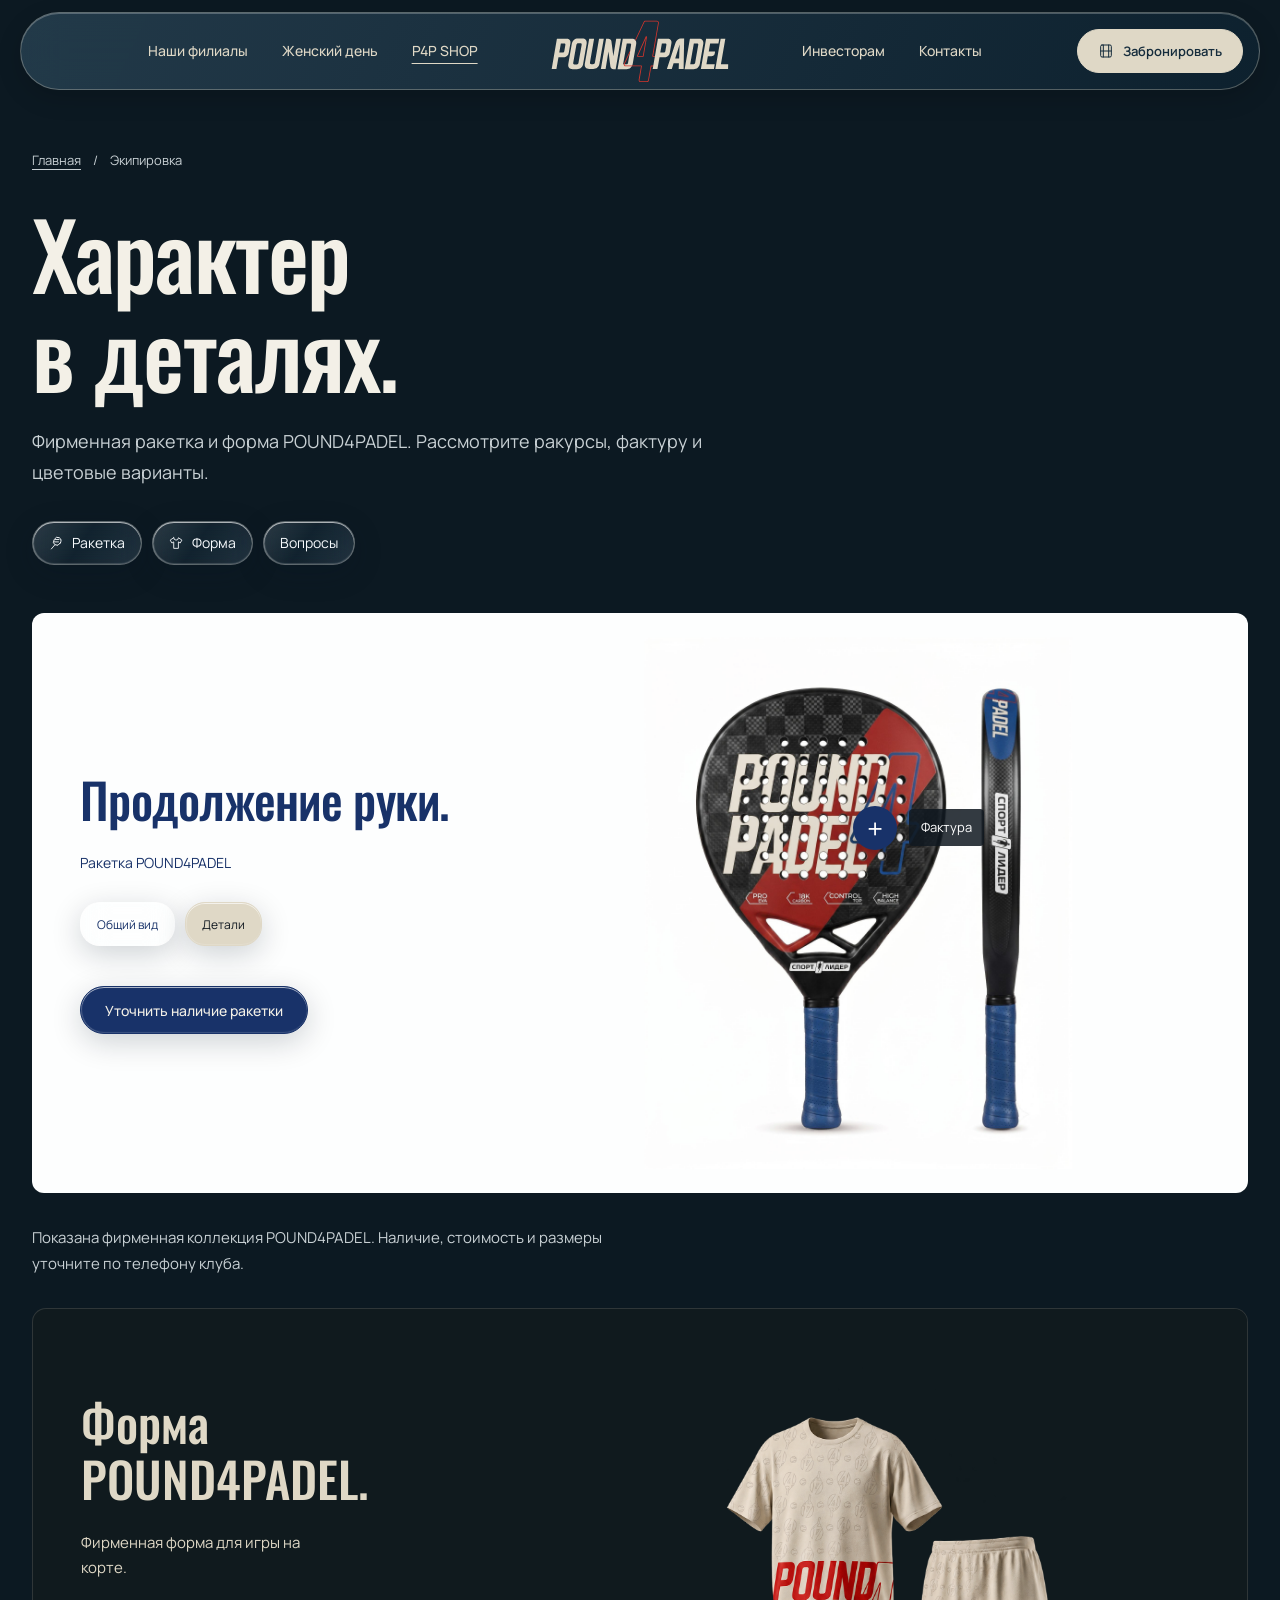
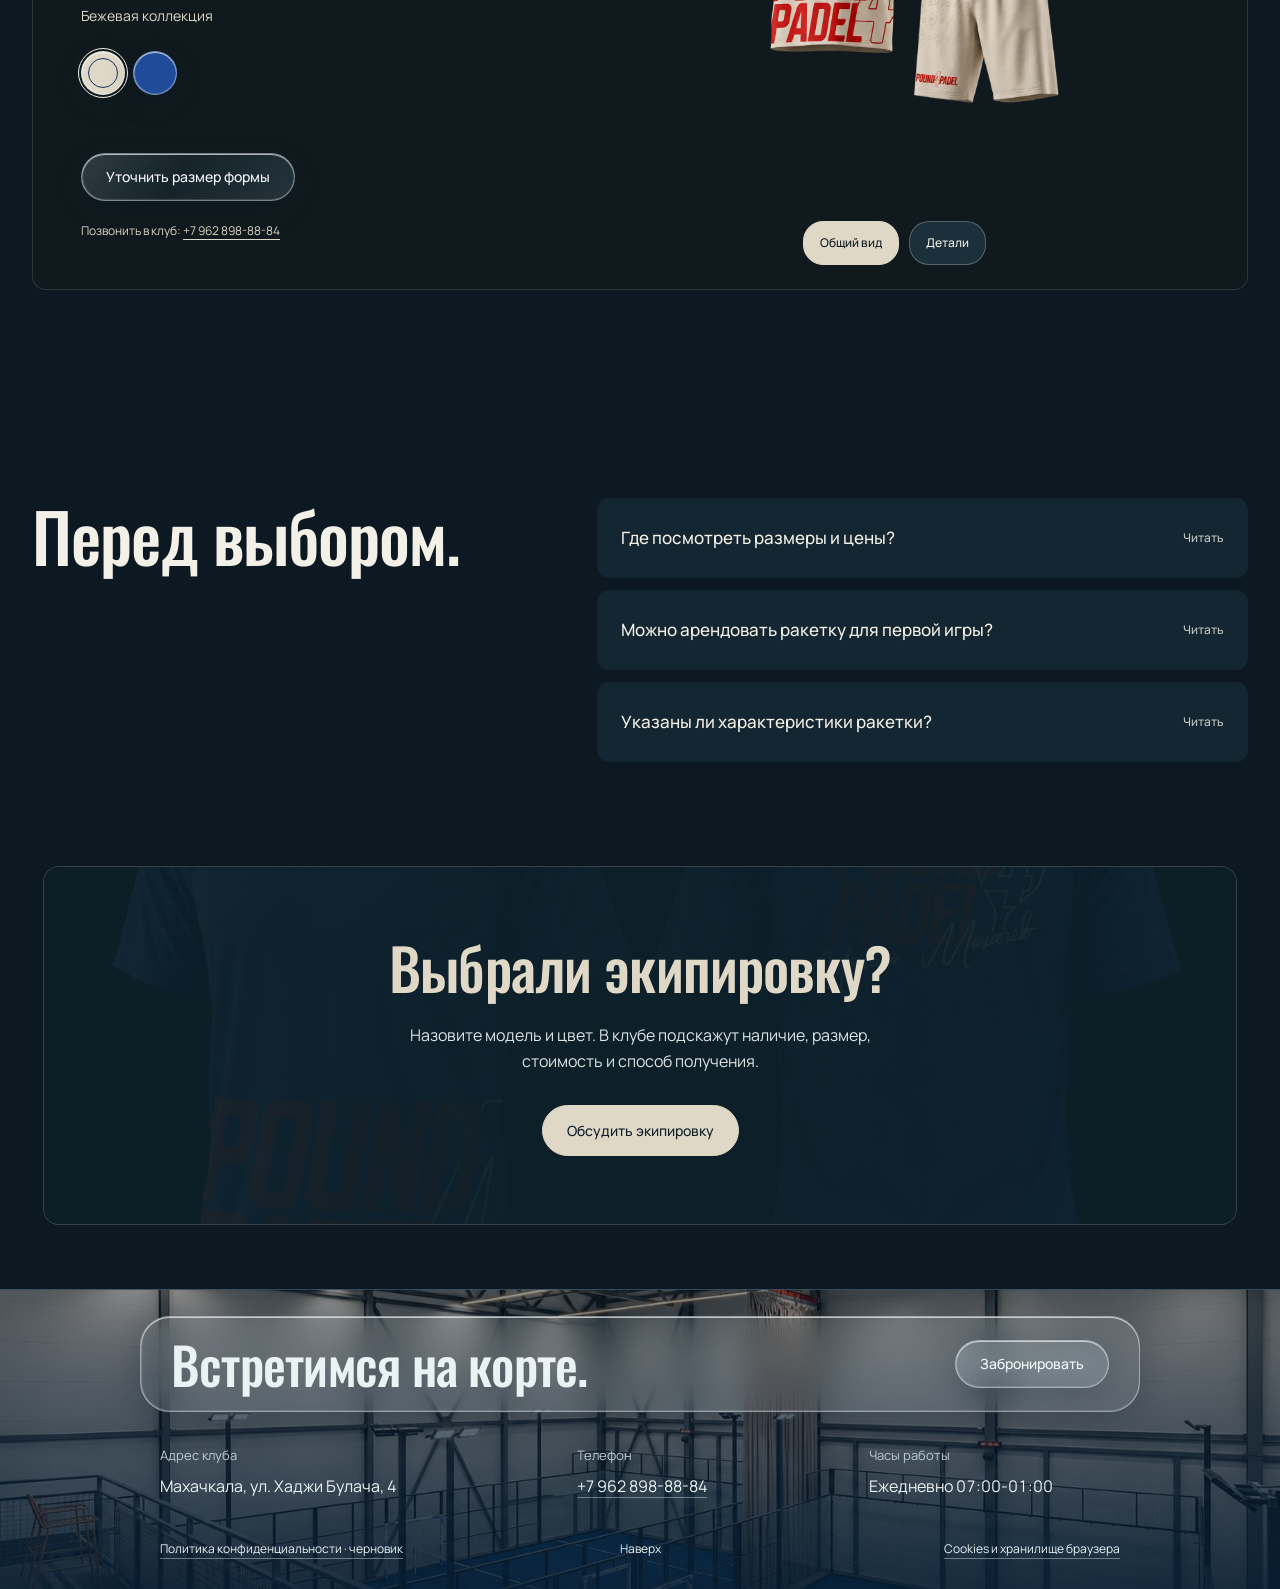
<file: equipment.html>
<!doctype html>
<html lang="ru">
<head><meta charset="utf-8"><meta http-equiv="Content-Security-Policy" content="default-src 'none'; script-src 'self' 'sha256-GOuy7npAQOIuOG693btuK/VLMtXKJEKAlKMQiYNycAg=' 'sha256-TLvHuyc0Kh/DwVHMwslY6vSNsgpOKRcb+iTiYnknVFE='; script-src-attr 'none'; style-src 'self' 'unsafe-inline'; img-src 'self' data:; font-src 'self'; media-src 'self'; connect-src 'none'; object-src 'none'; base-uri 'none'; form-action 'none'; upgrade-insecure-requests"><meta name="referrer" content="no-referrer"><meta name="viewport" content="width=device-width,initial-scale=1"><meta name="theme-color" content="#101820"><title>Ракетка и форма для падела | POUND4PADEL</title><meta name="description" content="Фирменная экипировка POUND4PADEL: ракетка и бежевая форма для падела. Фотографии общего вида и деталей. Размеры, цены и наличие уточняйте у клуба."><link rel="icon" href="assets/logo-blue.svg" type="image/svg+xml"><link rel="preload" href="assets/oswald.ttf" as="font" type="font/ttf" crossorigin><link rel="stylesheet" href="site-equipment.17c332e75a.css"><script defer src="app.js?v=astra-1"></script><link rel="preload" href="assets/manrope.ttf" as="font" type="font/ttf" crossorigin><script defer src="investors.js?v=3"></script><script defer src="components.js?v=1"></script><script defer src="site-experience.js?v=astra-1"></script>
<link rel="canonical" href="https://jonessssenator-art.github.io/pound4padel-concept/equipment.html">
<meta name="robots" content="index, follow, max-image-preview:large">
<link rel="sitemap" type="application/xml" href="https://jonessssenator-art.github.io/pound4padel-concept/sitemap.xml">
<meta property="og:type" content="website">
<meta property="og:site_name" content="POUND4PADEL">
<meta property="og:locale" content="ru_RU">
<meta property="og:title" content="Ракетка и форма для падела | POUND4PADEL">
<meta property="og:description" content="Фирменная экипировка POUND4PADEL: ракетка и бежевая форма для падела. Фотографии общего вида и деталей. Размеры, цены и наличие уточняйте у клуба.">
<meta property="og:url" content="https://jonessssenator-art.github.io/pound4padel-concept/equipment.html">
<meta property="og:image" content="https://jonessssenator-art.github.io/pound4padel-concept/assets/rackets.jpeg">
<meta property="og:image:alt" content="Фирменная ракетка POUND4PADEL">
<meta property="og:image:width" content="2048">
<meta property="og:image:height" content="2048">
<meta name="twitter:card" content="summary_large_image">
<meta name="twitter:title" content="Ракетка и форма для падела | POUND4PADEL">
<meta name="twitter:description" content="Фирменная экипировка POUND4PADEL: ракетка и бежевая форма для падела. Фотографии общего вида и деталей. Размеры, цены и наличие уточняйте у клуба.">
<meta name="twitter:image" content="https://jonessssenator-art.github.io/pound4padel-concept/assets/rackets.jpeg">
<meta name="twitter:image:alt" content="Фирменная ракетка POUND4PADEL">
<script type="application/ld+json">
{
  "@context": "https://schema.org",
  "@graph": [
    {
      "@type": [
        "SportsActivityLocation",
        "SportsOrganization"
      ],
      "@id": "https://jonessssenator-art.github.io/pound4padel-concept/#club",
      "name": "POUND4PADEL",
      "url": "https://jonessssenator-art.github.io/pound4padel-concept/",
      "description": "Падел-клуб POUND4PADEL в Махачкале.",
      "sport": "Падел",
      "logo": "https://jonessssenator-art.github.io/pound4padel-concept/assets/logo-blue.svg",
      "image": "https://jonessssenator-art.github.io/pound4padel-concept/assets/club-community.jpg",
      "address": {
        "@type": "PostalAddress",
        "streetAddress": "ул. Хаджи Булача, 4",
        "addressLocality": "Махачкала",
        "addressRegion": "Республика Дагестан",
        "addressCountry": "RU"
      },
      "telephone": "+79628988884",
      "openingHoursSpecification": {
        "@type": "OpeningHoursSpecification",
        "dayOfWeek": [
          "https://schema.org/Monday",
          "https://schema.org/Tuesday",
          "https://schema.org/Wednesday",
          "https://schema.org/Thursday",
          "https://schema.org/Friday",
          "https://schema.org/Saturday",
          "https://schema.org/Sunday"
        ],
        "opens": "07:00",
        "closes": "01:00"
      }
    },
    {
      "@type": "WebSite",
      "@id": "https://jonessssenator-art.github.io/pound4padel-concept/#website",
      "url": "https://jonessssenator-art.github.io/pound4padel-concept/",
      "name": "POUND4PADEL",
      "inLanguage": "ru-RU",
      "publisher": {
        "@id": "https://jonessssenator-art.github.io/pound4padel-concept/#club"
      }
    },
    {
      "@type": "CollectionPage",
      "@id": "https://jonessssenator-art.github.io/pound4padel-concept/equipment.html#webpage",
      "url": "https://jonessssenator-art.github.io/pound4padel-concept/equipment.html",
      "name": "Ракетка и форма для падела | POUND4PADEL",
      "description": "Фирменная экипировка POUND4PADEL: ракетка и бежевая форма для падела. Фотографии общего вида и деталей. Размеры, цены и наличие уточняйте у клуба.",
      "inLanguage": "ru-RU",
      "isPartOf": {
        "@id": "https://jonessssenator-art.github.io/pound4padel-concept/#website"
      },
      "about": {
        "@id": "https://jonessssenator-art.github.io/pound4padel-concept/#club"
      },
      "publisher": {
        "@id": "https://jonessssenator-art.github.io/pound4padel-concept/#club"
      },
      "primaryImageOfPage": {
        "@id": "https://jonessssenator-art.github.io/pound4padel-concept/equipment.html#image"
      },
      "breadcrumb": {
        "@id": "https://jonessssenator-art.github.io/pound4padel-concept/equipment.html#breadcrumb"
      },
      "hasPart": [
        {
          "@type": "WebPageElement",
          "@id": "https://jonessssenator-art.github.io/pound4padel-concept/equipment.html#racket",
          "name": "Ракетка POUND4PADEL",
          "url": "https://jonessssenator-art.github.io/pound4padel-concept/equipment.html#racket"
        },
        {
          "@type": "WebPageElement",
          "@id": "https://jonessssenator-art.github.io/pound4padel-concept/equipment.html#kit",
          "name": "Форма POUND4PADEL",
          "url": "https://jonessssenator-art.github.io/pound4padel-concept/equipment.html#kit"
        }
      ]
    },
    {
      "@type": "ImageObject",
      "@id": "https://jonessssenator-art.github.io/pound4padel-concept/equipment.html#image",
      "contentUrl": "https://jonessssenator-art.github.io/pound4padel-concept/assets/rackets.jpeg",
      "caption": "Фирменная ракетка POUND4PADEL",
      "width": 2048,
      "height": 2048
    },
    {
      "@type": "BreadcrumbList",
      "@id": "https://jonessssenator-art.github.io/pound4padel-concept/equipment.html#breadcrumb",
      "itemListElement": [
        {
          "@type": "ListItem",
          "position": 1,
          "name": "Главная",
          "item": "https://jonessssenator-art.github.io/pound4padel-concept/"
        },
        {
          "@type": "ListItem",
          "position": 2,
          "name": "Экипировка",
          "item": "https://jonessssenator-art.github.io/pound4padel-concept/equipment.html"
        }
      ]
    }
  ]
}
</script>
<link rel="preload" href="assets/logo.svg" as="image"><script defer src="faq.js?v=1"></script><script>document.documentElement.dataset.chrome=new URLSearchParams(location.search).get("chrome")||"compact";</script><script defer src="astra-motion.js?v=1"></script></head>
<body class="site-experience detail-page equipment-page"><script src="loader.js?v=logo-draw-1"></script><a class="skip" href="#main">К содержанию</a><header class="header" id="top"><a class="brand" href="./" aria-label="POUND4PADEL - главная"><img src="assets/logo.svg" width="150" height="53" alt="POUND4PADEL"></a><nav id="navigation" aria-label="Основная навигация"><span class="nav-left"><a href="club.html">Наши филиалы</a><a href="women.html">Женский день</a><a href="equipment.html" aria-current="page">P4P SHOP</a></span><span class="nav-right"><a href="investors.html">Инвесторам</a><a href="#contacts">Контакты</a></span></nav><a class="header-cta ui-button ui-button-small" href="https://app.pound4padel.pro/"><svg class="site-icon" viewBox="0 0 24 24" fill="none" stroke="currentColor" stroke-width="1.6" stroke-linecap="round" stroke-linejoin="round" aria-hidden="true"><rect x="4" y="3" width="16" height="18" rx="2"/><path d="M4 12h16M8 3v18m8-18v18"/></svg>Забронировать</a><span class="header-city">Махачкала</span><button class="menu" aria-label="Открыть меню" aria-controls="navigation" aria-expanded="false"><i class="menu-lines" aria-hidden="true"><span></span><span></span></i><b class="menu-label" aria-hidden="true">Меню</b></button></header><main id="main"><section class="page-intro"><nav class="breadcrumbs" aria-label="Путь к странице"><a href="./">Главная</a><span aria-hidden="true">/</span><span aria-current="page">Экипировка</span></nav><h1>Характер<br>в деталях.</h1><p>Фирменная ракетка и форма POUND4PADEL. Рассмотрите ракурсы, фактуру и цветовые варианты.</p><nav class="page-jumps" aria-label="На странице экипировки"><a href="#racket"><svg class="site-icon" viewBox="0 0 24 24" fill="none" stroke="currentColor" stroke-width="1.6" stroke-linecap="round" stroke-linejoin="round" aria-hidden="true"><ellipse cx="14" cy="9" rx="6" ry="7" transform="rotate(30 14 9)"/><path d="m10 15-6 7m7-16h6m-8 4h7"/></svg>Ракетка</a><a href="#kit"><svg class="site-icon" viewBox="0 0 24 24" fill="none" stroke="currentColor" stroke-width="1.6" stroke-linecap="round" stroke-linejoin="round" aria-hidden="true"><path d="m8 3-6 4 3 5 3-2v11h8V10l3 2 3-5-6-4a4 4 0 0 1-8 0Z"/></svg>Форма</a><a href="#equipment-questions">Вопросы</a></nav></section><section class="equipment section" id="equipment"><div class="equipment-scene racket-showcase" id="racket"><div class="racket-intro"><h3>Продолжение руки.</h3><p>Ракетка POUND4PADEL</p><div class="product-options" aria-label="Ракурс ракетки"><button class="view-option" data-target="racket-view" data-src="assets/rackets.jpeg" data-alt="Два ракурса фирменной ракетки" aria-pressed="false">Общий вид</button><button class="view-option" data-target="racket-view" data-src="assets/racket-front.png" data-alt="Лицевая сторона и профиль фирменной ракетки" aria-pressed="true">Детали</button></div><a class="ui-button ui-button-primary racket-contact" href="tel:+79628988884">Уточнить наличие ракетки</a></div><img id="racket-view" src="assets/racket-front.png" width="1856" height="2304" alt="Оригинал из брендбука: лицевая сторона ракетки и её профиль" loading="lazy"><button class="detail-point" data-detail="carbon" aria-expanded="false" aria-controls="detail-carbon"><span aria-hidden="true">+</span><span class="point-label">Фактура</span></button><div class="detail-note" id="detail-carbon" hidden><strong>Фактура поверхности</strong><p>Фактура плетения и красная диагональ - детали фирменной ракетки.</p></div></div><p class="equipment-purchase-note">Показана фирменная коллекция POUND4PADEL. Наличие, стоимость и размеры уточните по телефону клуба.</p><figure class="kit-card kit-showcase" id="kit"><div class="product-window dark"><div class="kit-media"><img id="kit-view" src="assets/kit-cream-cutout.png" width="1792" height="2400" alt="Бежевая форма POUND4PADEL целиком" loading="lazy"></div><div class="product-options kit-view-options" role="group" aria-label="Вид формы"><button type="button" class="kit-view-option" data-kit-view="general" aria-pressed="true">Общий вид</button><button type="button" class="kit-view-option" data-kit-view="detail" aria-pressed="false">Детали</button></div></div><figcaption><div><h3>Форма<br>POUND4PADEL.</h3><p class="kit-description">Фирменная форма для игры на корте.</p><span id="kit-caption">Бежевая коллекция</span></div><div class="product-options swatches" aria-label="Цвет формы"><button class="view-option kit-color cream" data-target="kit-view" data-src="assets/kit-cream-cutout.png" data-detail-image="assets/kit-cream-detail.jpg" data-detail-caption="Бежевая футболка POUND4PADEL: спереди и сзади" data-alt="Бежевая форма POUND4PADEL целиком" data-label="Бежевая коллекция" aria-label="Бежевая форма" aria-pressed="true"></button><button class="view-option kit-color blue" data-target="kit-view" data-src="assets/kit-blue-cutout.png" data-detail-image="assets/kit-blue.jpeg" data-detail-caption="Синяя футболка POUND4PADEL: спереди и сзади" data-alt="Синий комплект POUND4PADEL: футболка и шорты" data-label="Синяя коллекция" aria-label="Синяя форма" aria-pressed="false"></button></div></figcaption><div class="visitor-actions"><a class="ui-button" href="tel:+79628988884">Уточнить размер формы</a></div><p class="visitor-contact">Позвонить в клуб: <a href="tel:+79628988884">+7 962 898-88-84</a></p></figure></section><section class="first section" id="equipment-questions"><div><h2>Перед выбором.</h2></div><div class="questions"><details class="faq-item"><summary>Где посмотреть размеры и цены?<span class="faq-action" aria-hidden="true"></span></summary><div class="faq-answer"><p>Размерная сетка, цены и наличие пока не опубликованы. Уточните их у клуба перед приобретением.</p></div></details><details class="faq-item"><summary>Можно арендовать ракетку для первой игры?<span class="faq-action" aria-hidden="true"></span></summary><div class="faq-answer"><p>Ракетки и мячи входят в аренду корта. Конкретную модель инвентаря в прокате уточните у клуба.</p></div></details><details class="faq-item"><summary>Указаны ли характеристики ракетки?<span class="faq-action" aria-hidden="true"></span></summary><div class="faq-answer"><p>На странице показан внешний вид фирменной ракетки. Вес, баланс и подробная спецификация пока не представлены.</p></div></details></div></section><section class="page-note section shop-contact"><div class="shop-contact-copy"><h2>Выбрали экипировку?</h2><p>Назовите модель и цвет. В клубе подскажут наличие, размер, стоимость и способ получения.</p><a class="ui-button" href="tel:+79628988884">Обсудить экипировку</a></div></section></main><dialog class="image-dialog" aria-label="Просмотр фотографий"><button class="dialog-close ui-button ui-button-small" aria-label="Закрыть просмотр">Закрыть <span aria-hidden="true">×</span></button><img alt=""><p aria-live="polite"></p><div class="gallery-controls" hidden><div class="gallery-step"><button type="button" class="ui-button ui-button-small" data-gallery-step="-1" aria-label="Предыдущее фото">Назад</button><button type="button" class="ui-button ui-button-small" data-gallery-step="1" aria-label="Следующее фото">Далее</button></div><div class="gallery-thumbs" aria-label="Фотографии клуба"></div></div></dialog><footer class="site-footer" id="footer"><div class="footer-invite"><h2>Встретимся на корте.</h2><a class="ui-button" href="https://app.pound4padel.pro/">Забронировать</a></div><div class="club-contacts" id="contacts" role="group" aria-label="Контакты клуба"><div><span class="contact-label">Адрес клуба</span><address>Махачкала, ул. Хаджи Булача, 4</address></div><div><span class="contact-label">Телефон</span><a class="contact-phone" href="tel:+79628988884">+7 962 898-88-84</a></div><div><span class="contact-label">Часы работы</span><p>Ежедневно <span class="contact-hours">07:00-01:00</span></p></div></div><div class="footer-bottom"><a href="privacy.html">Политика конфиденциальности · черновик</a><a class="footer-top" href="#top">Наверх</a><a href="cookies.html">Cookies и хранилище браузера</a></div></footer><script src="chrome-options.js"></script></body></html>
</file>
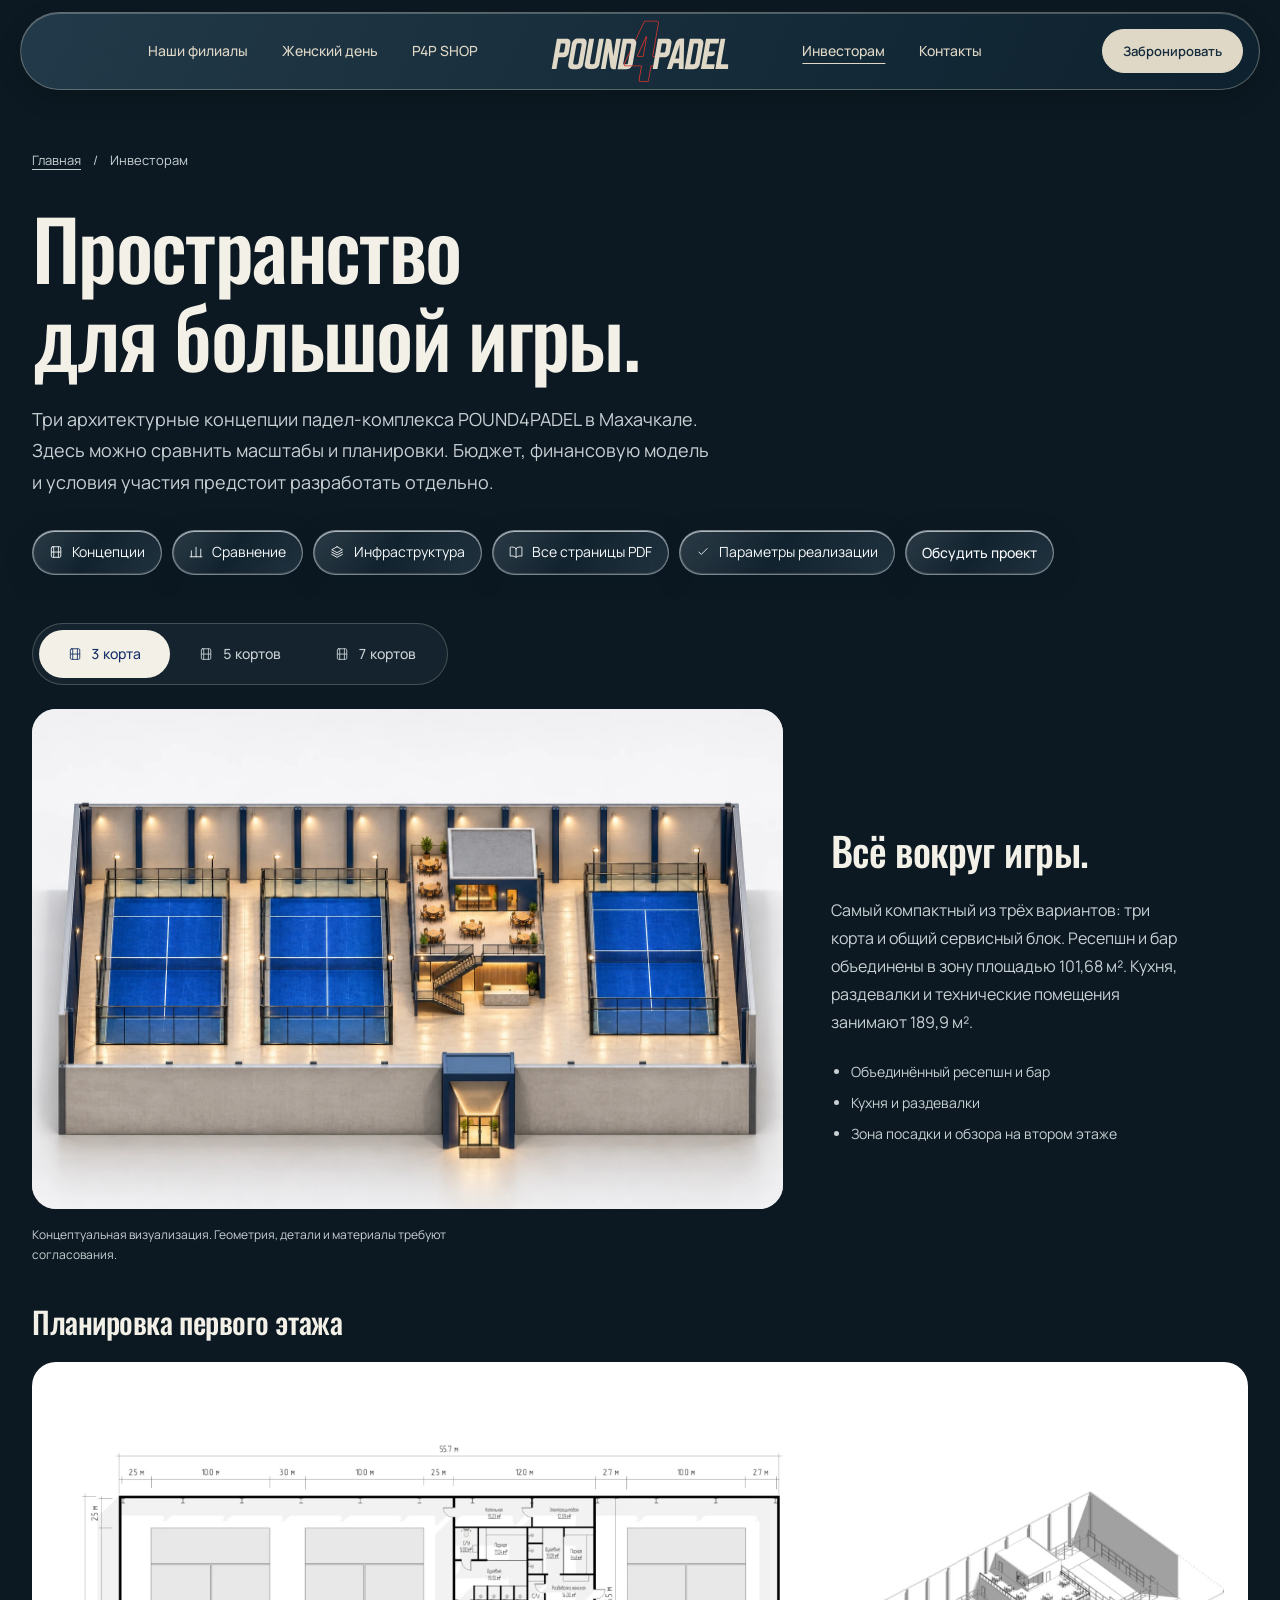
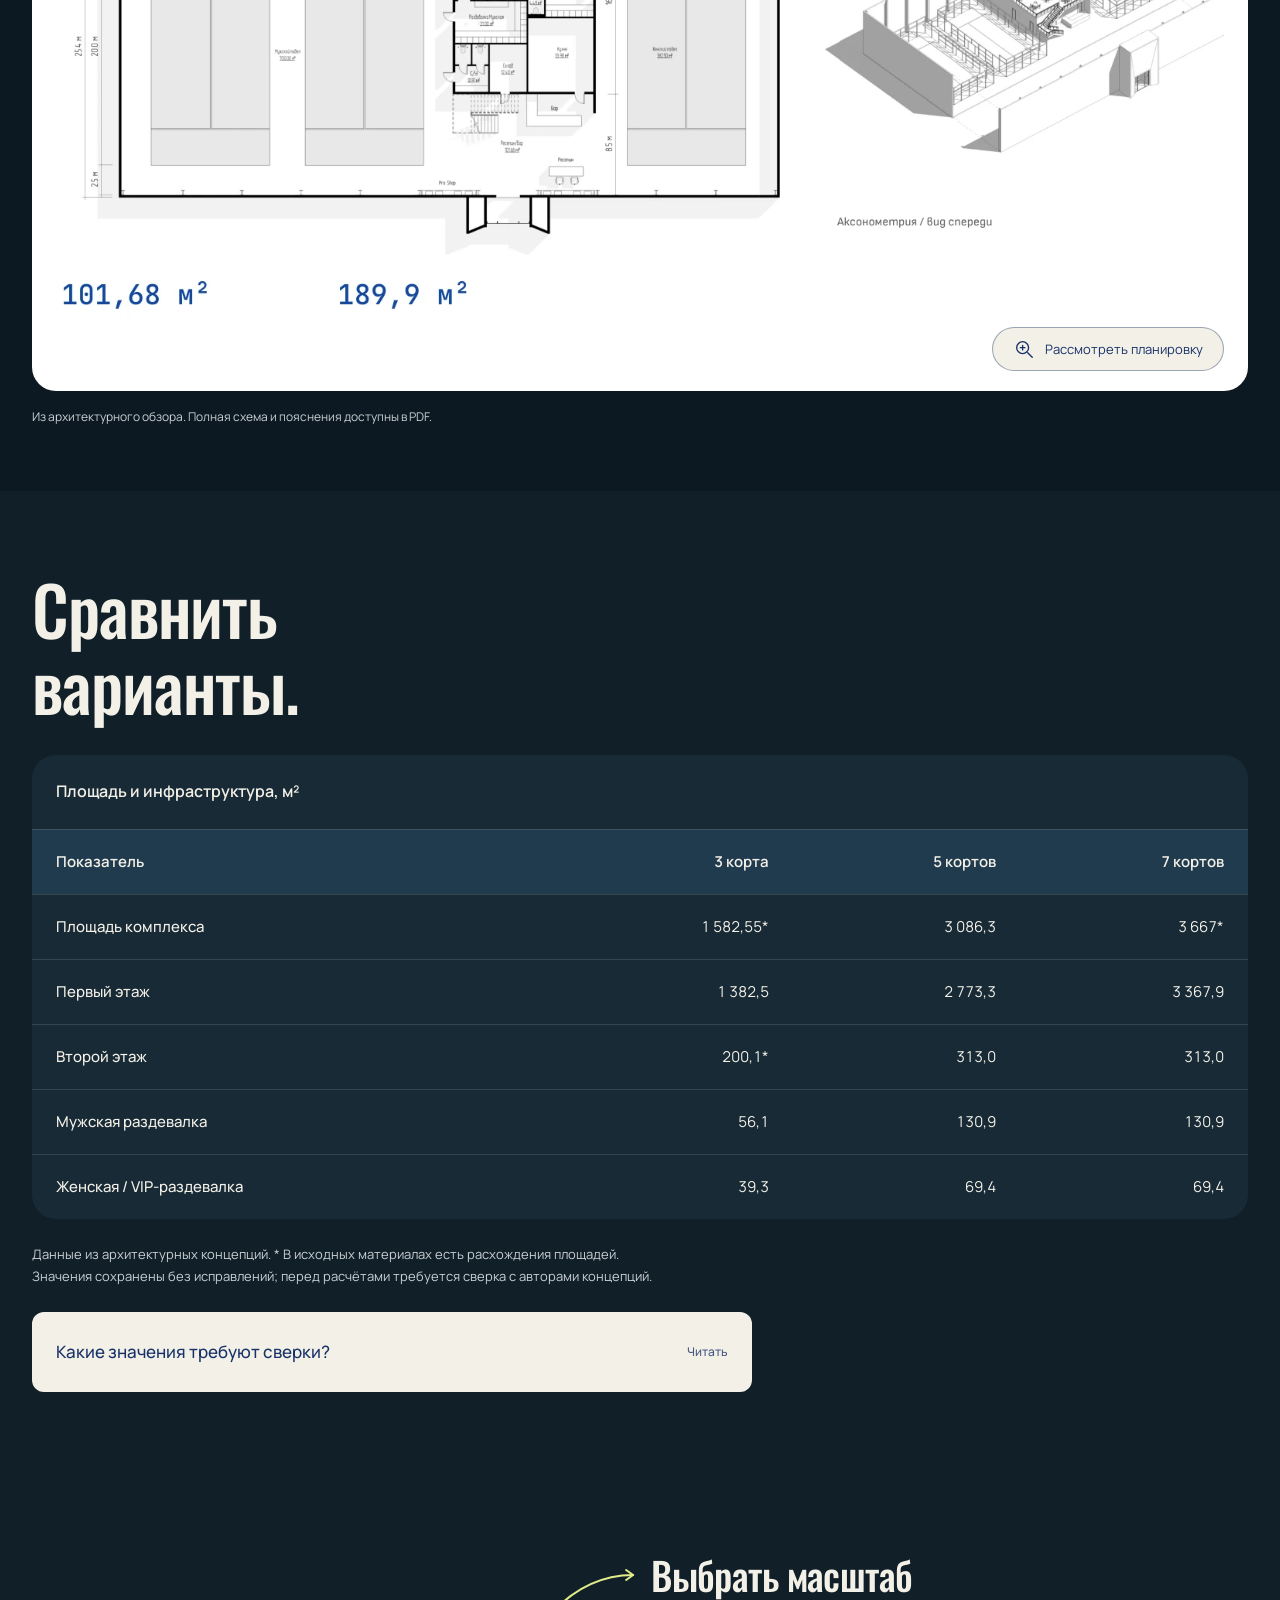
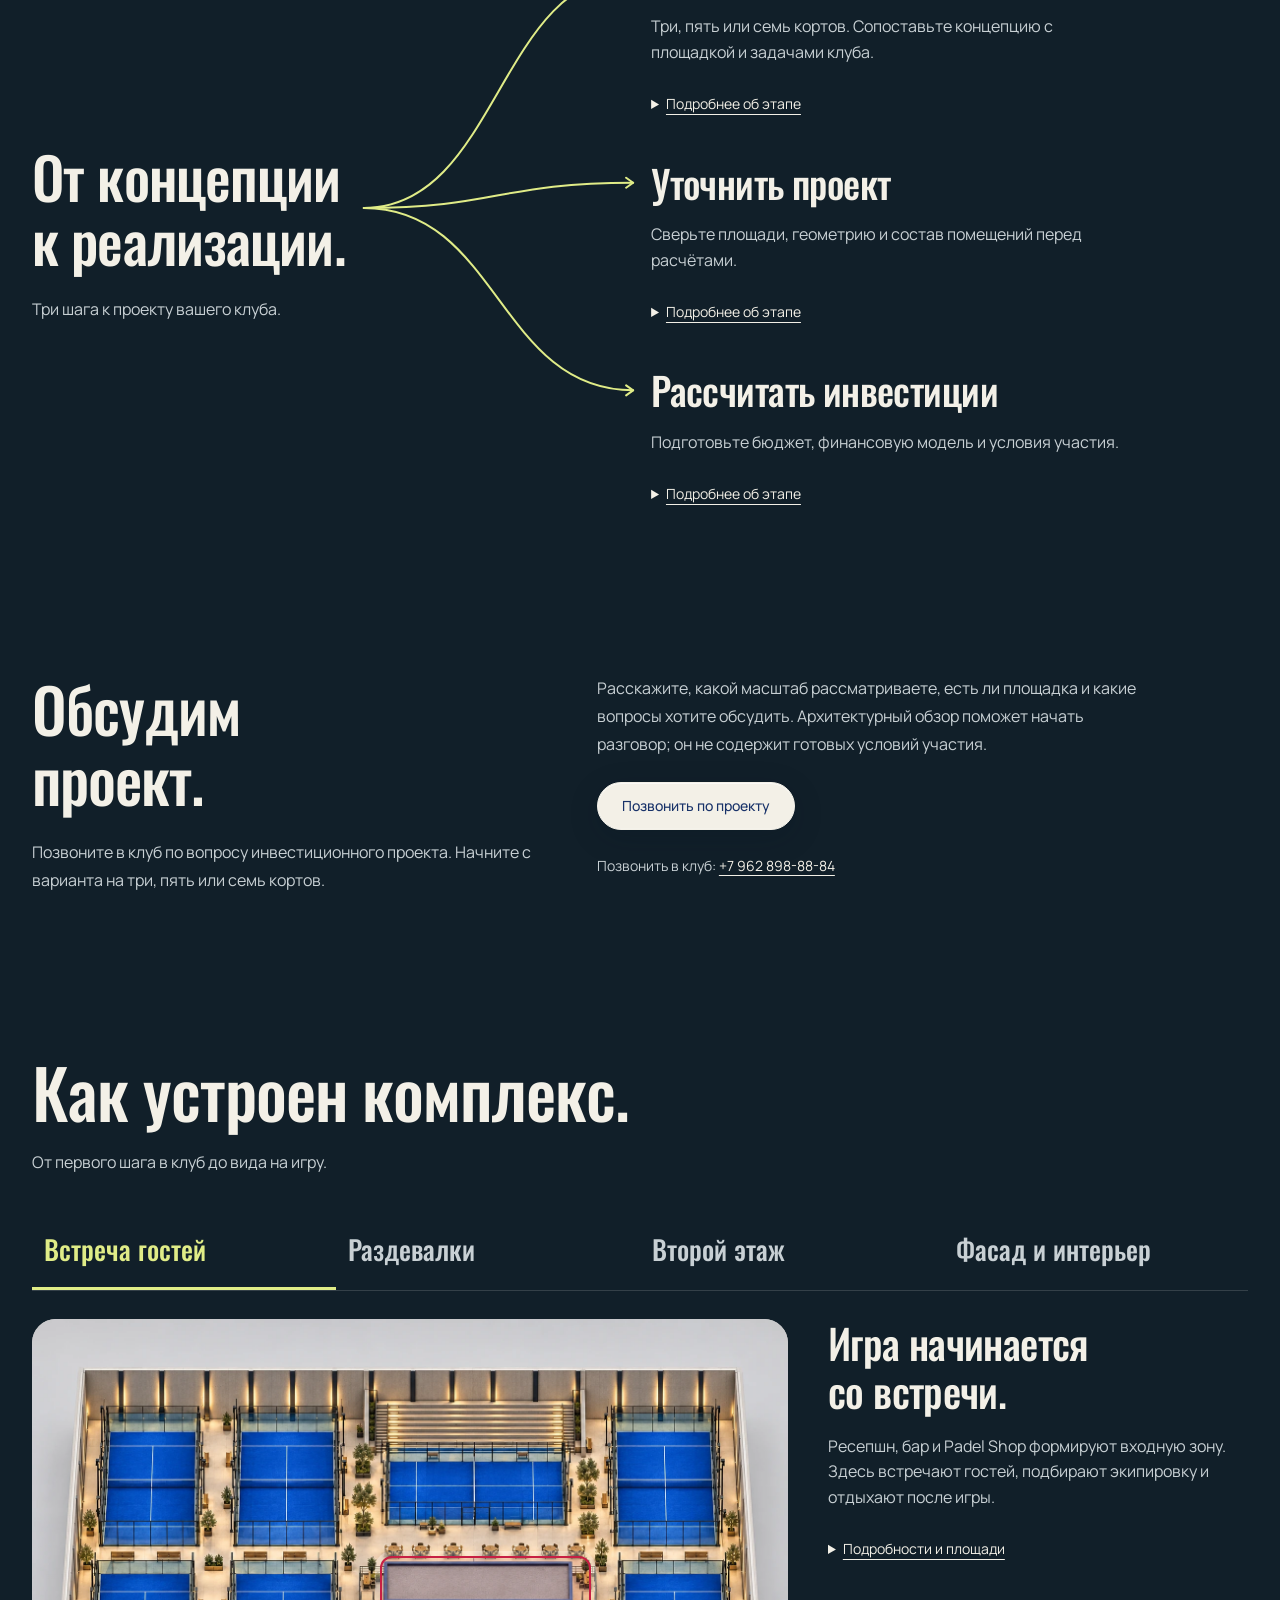
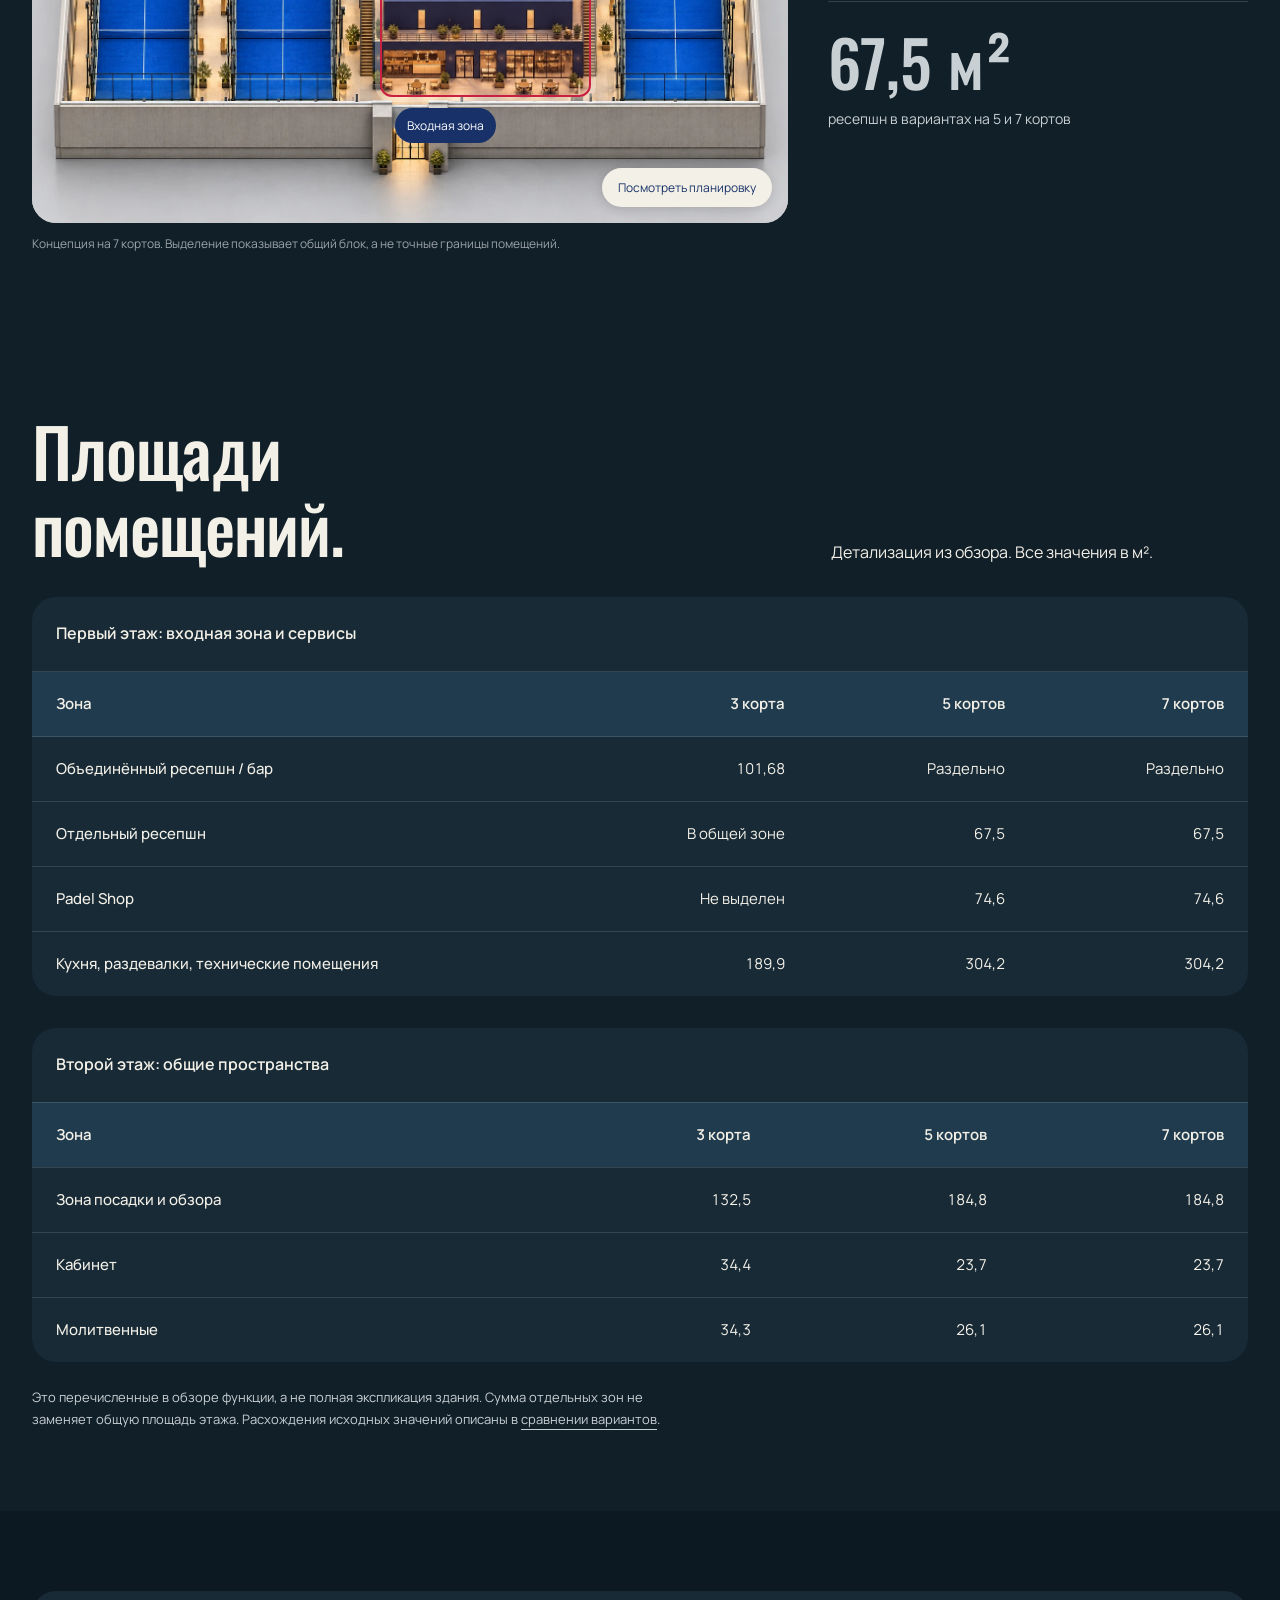
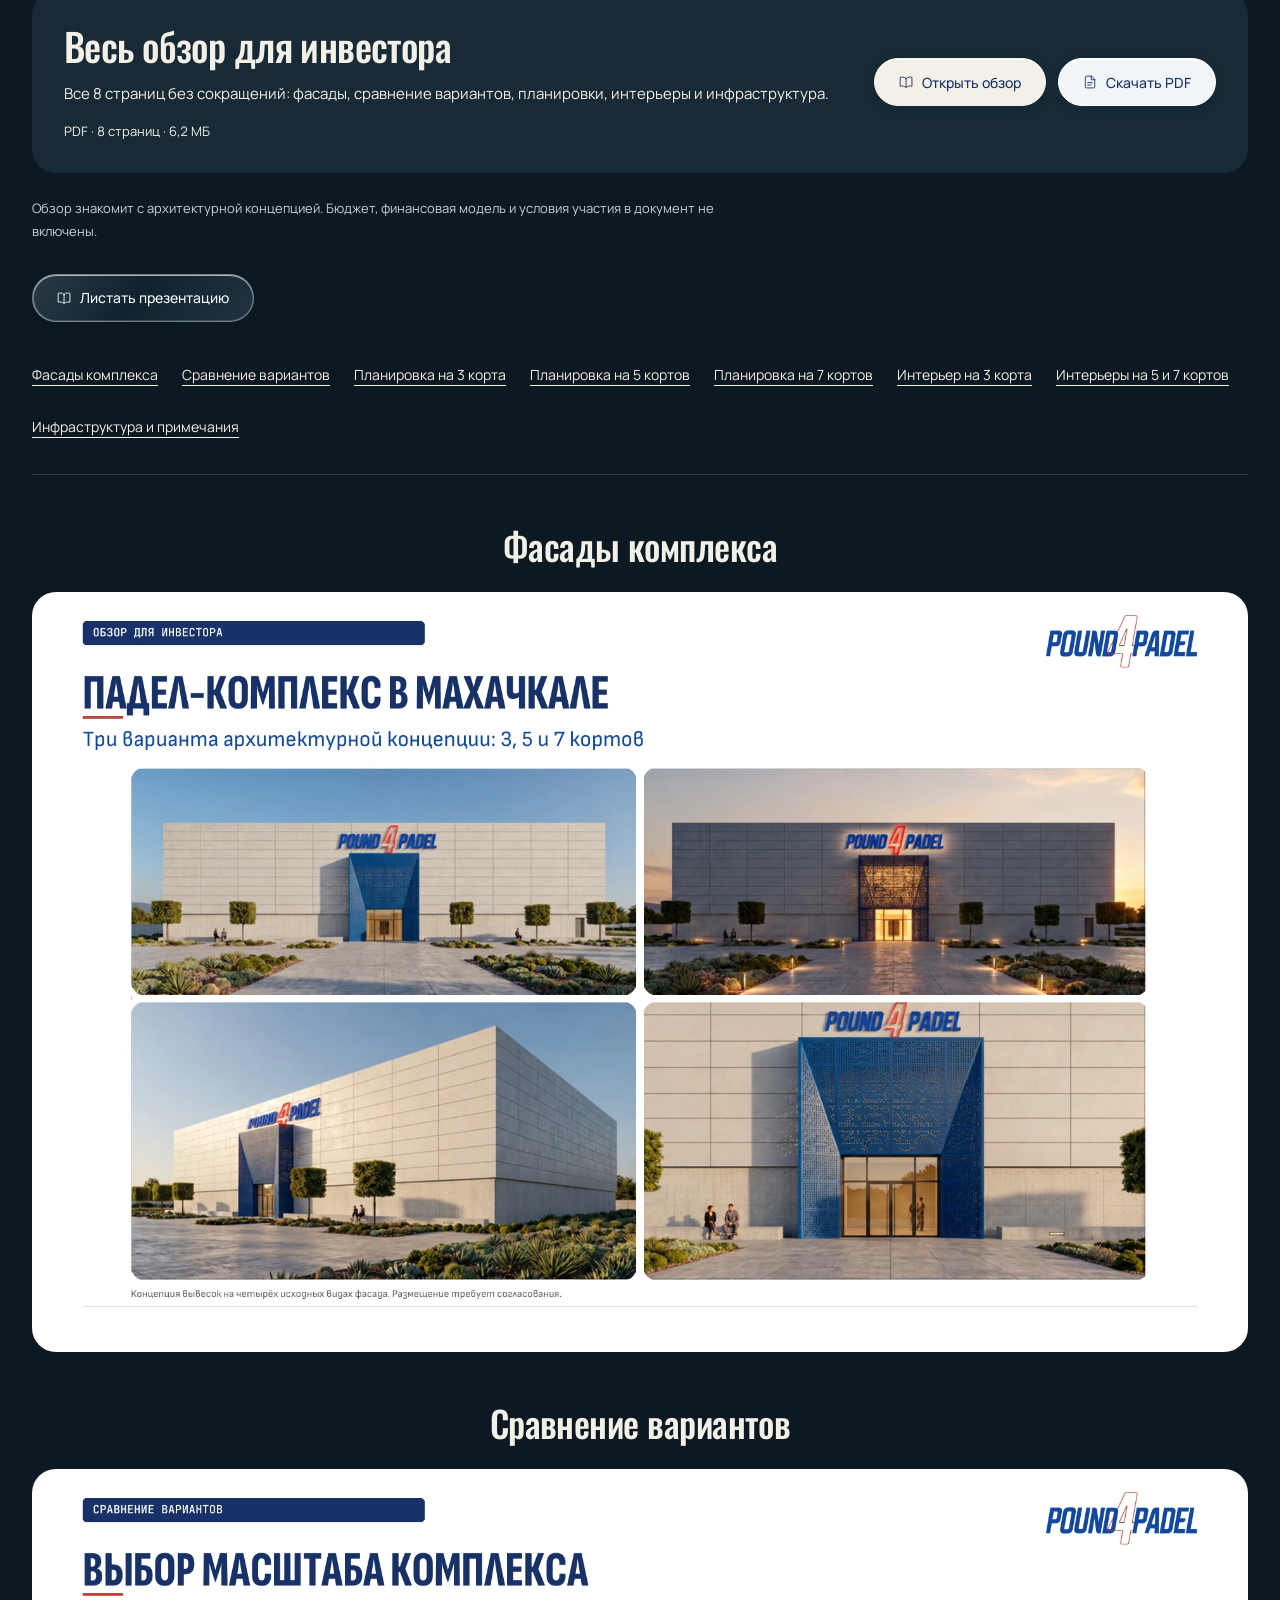
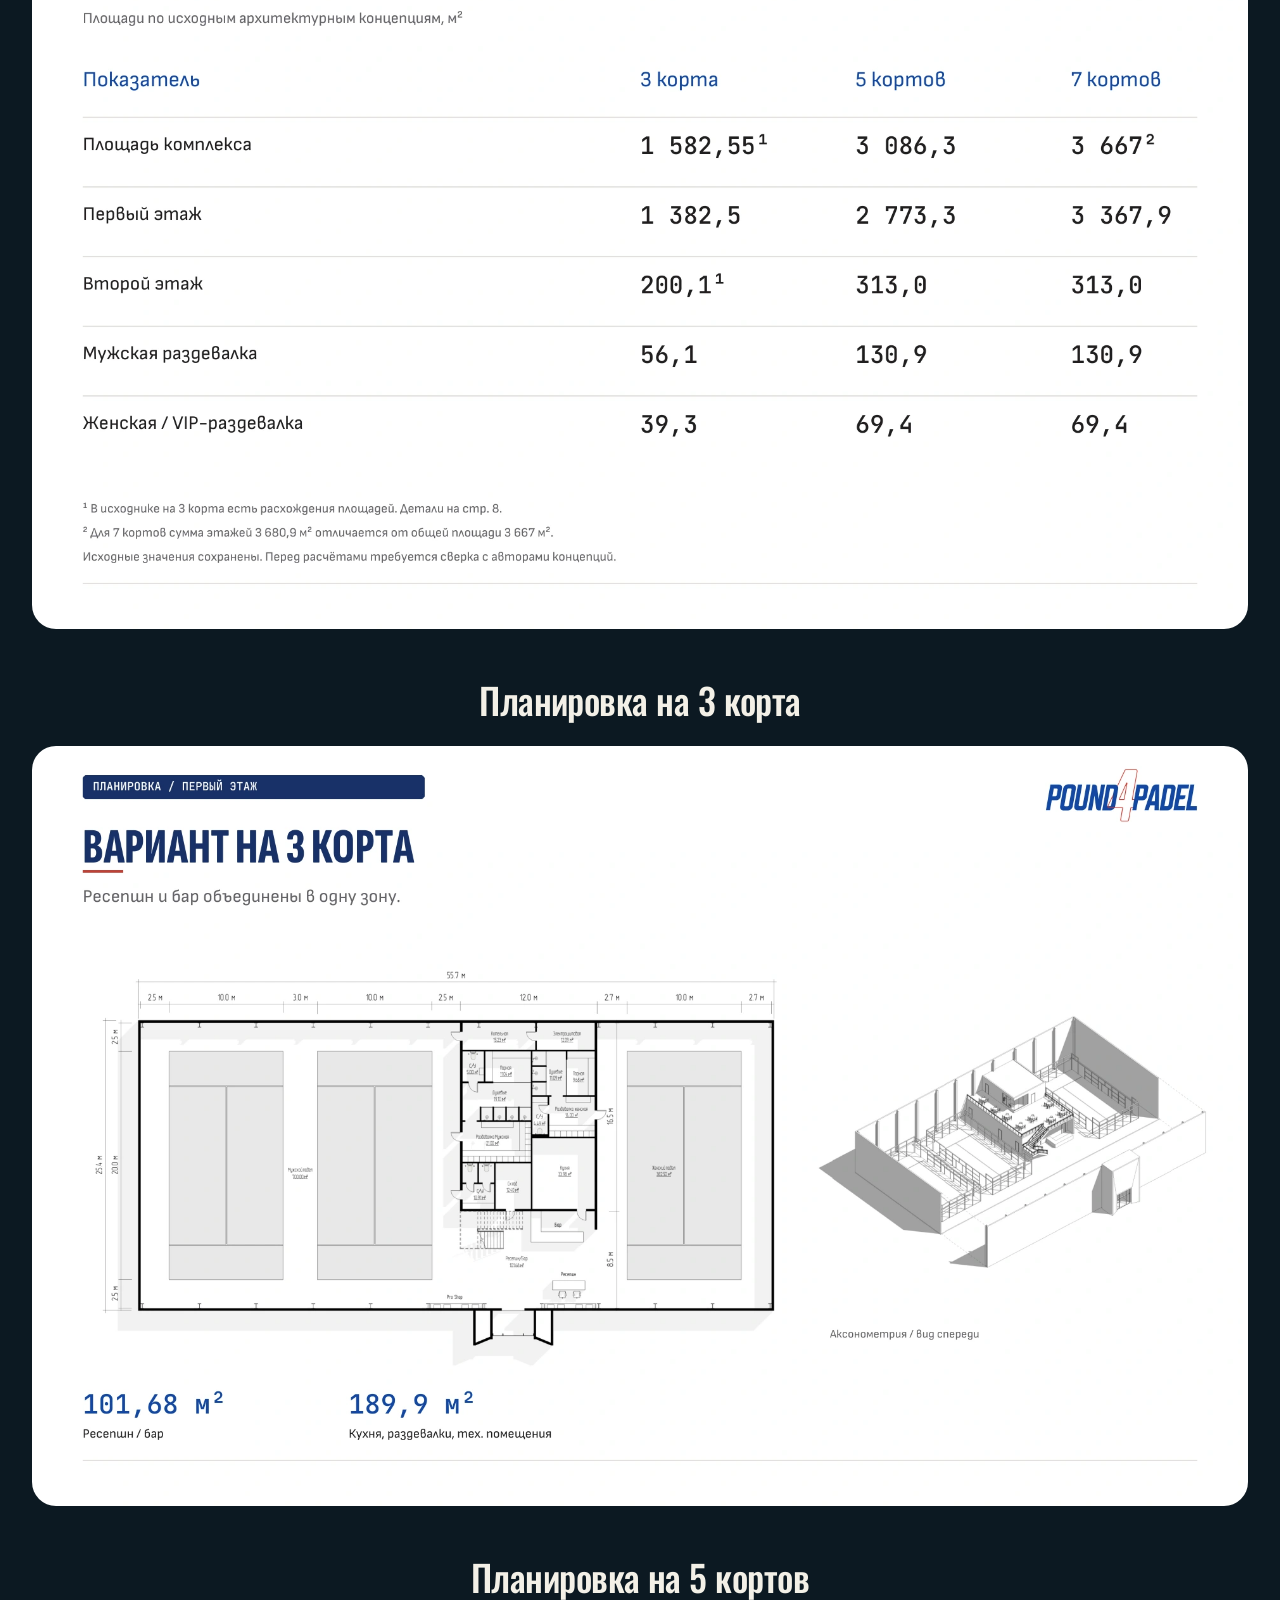
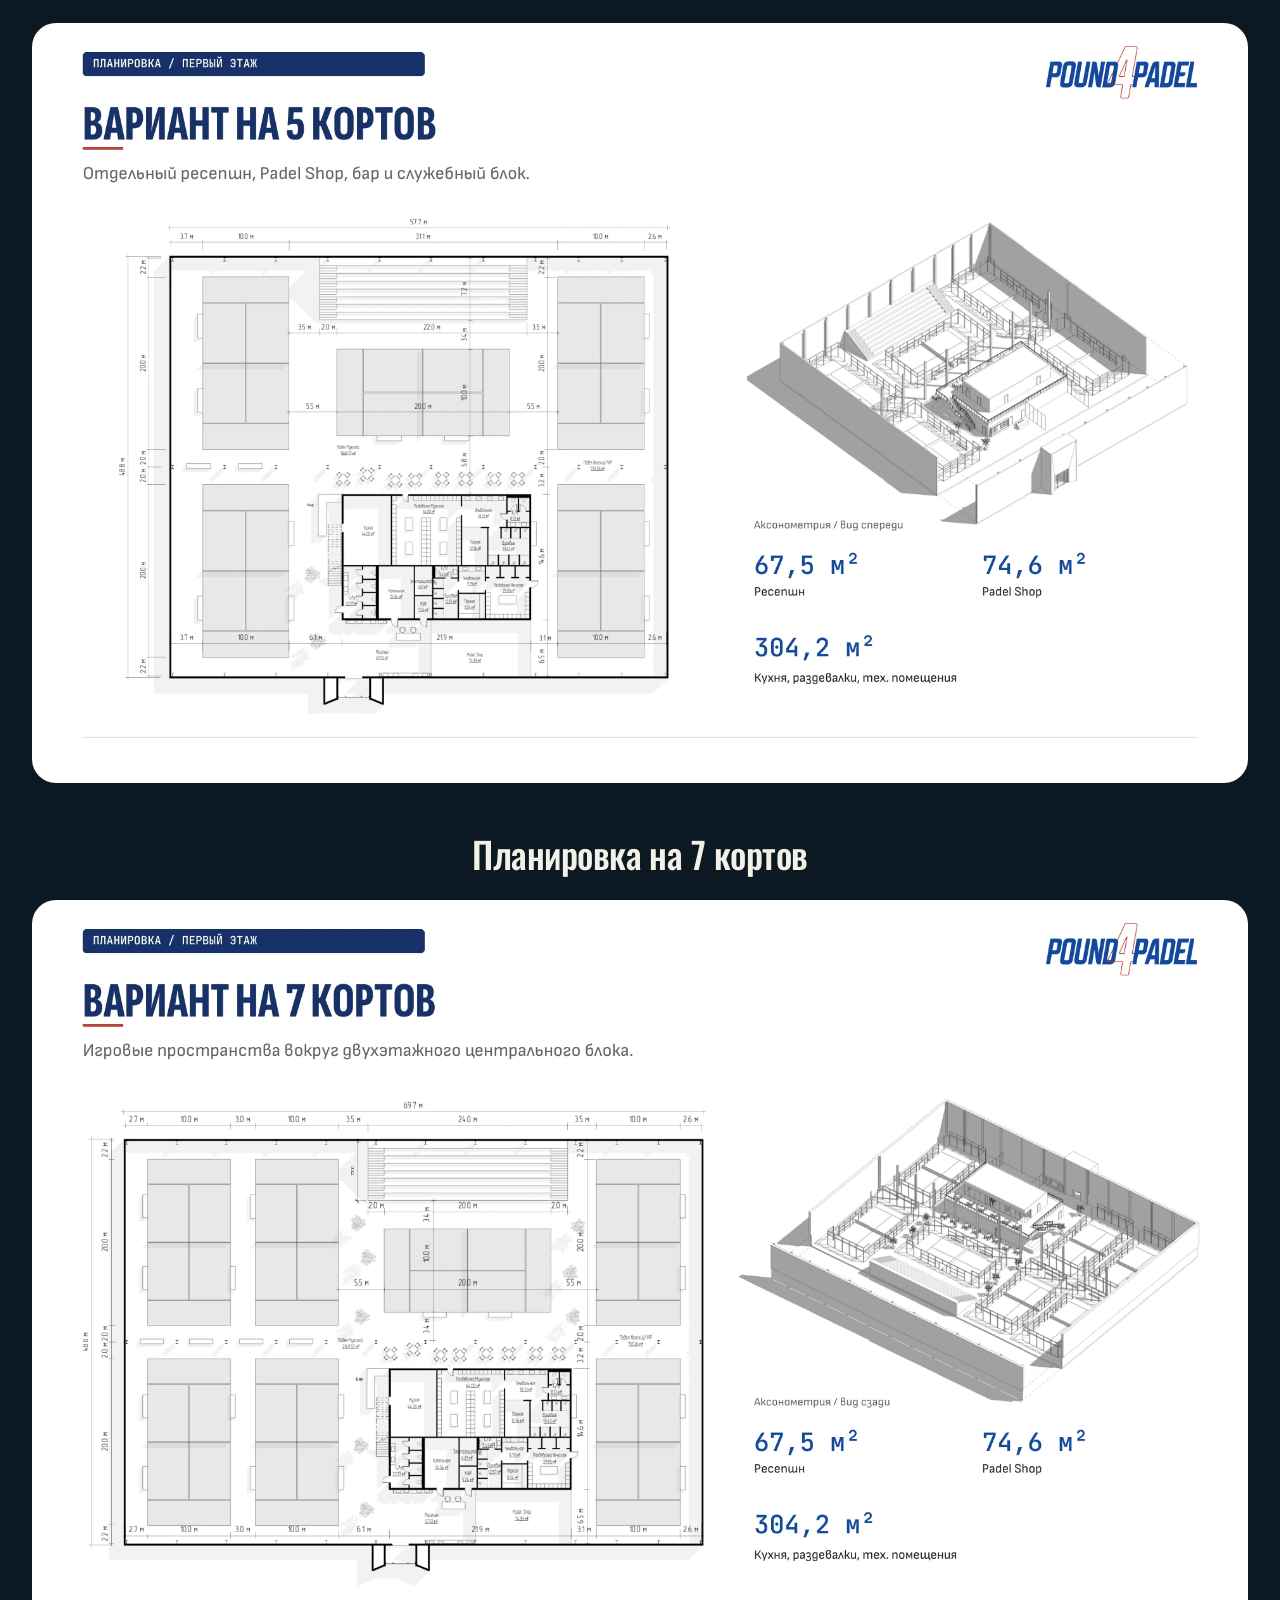
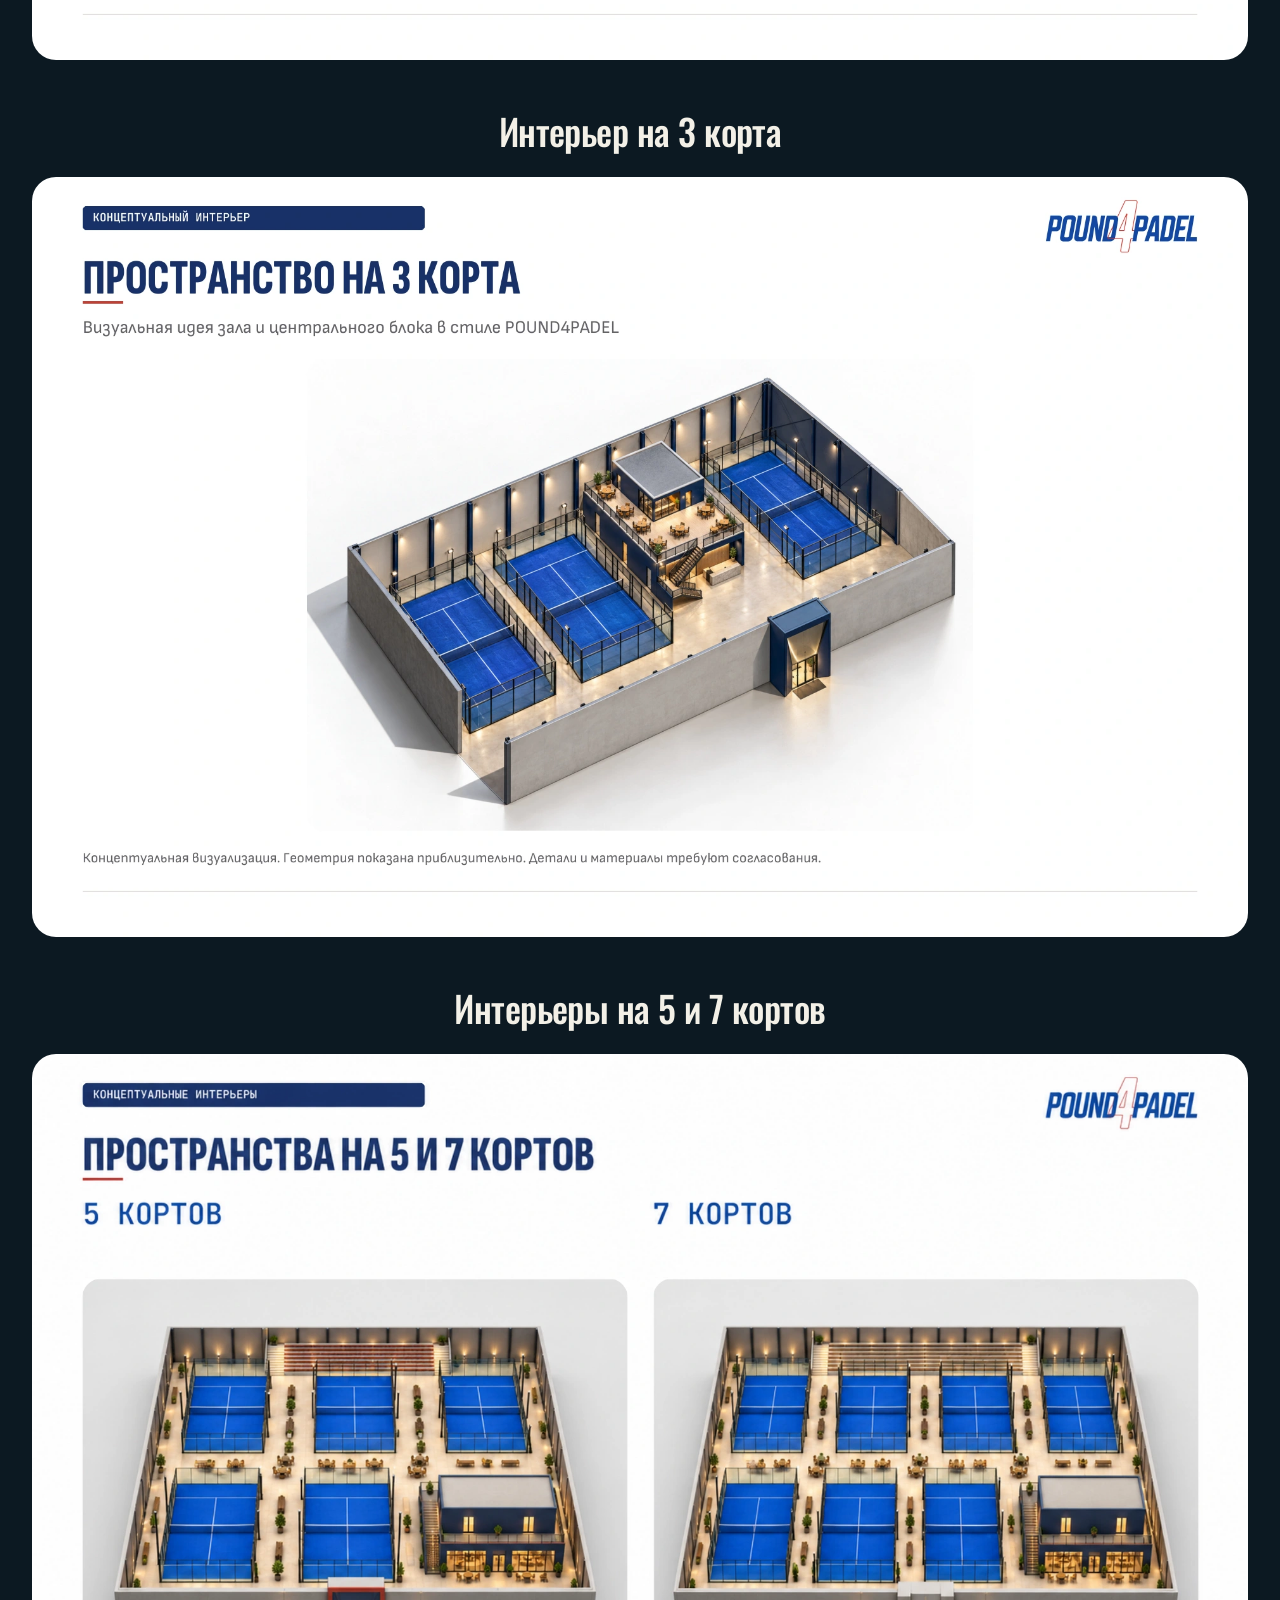
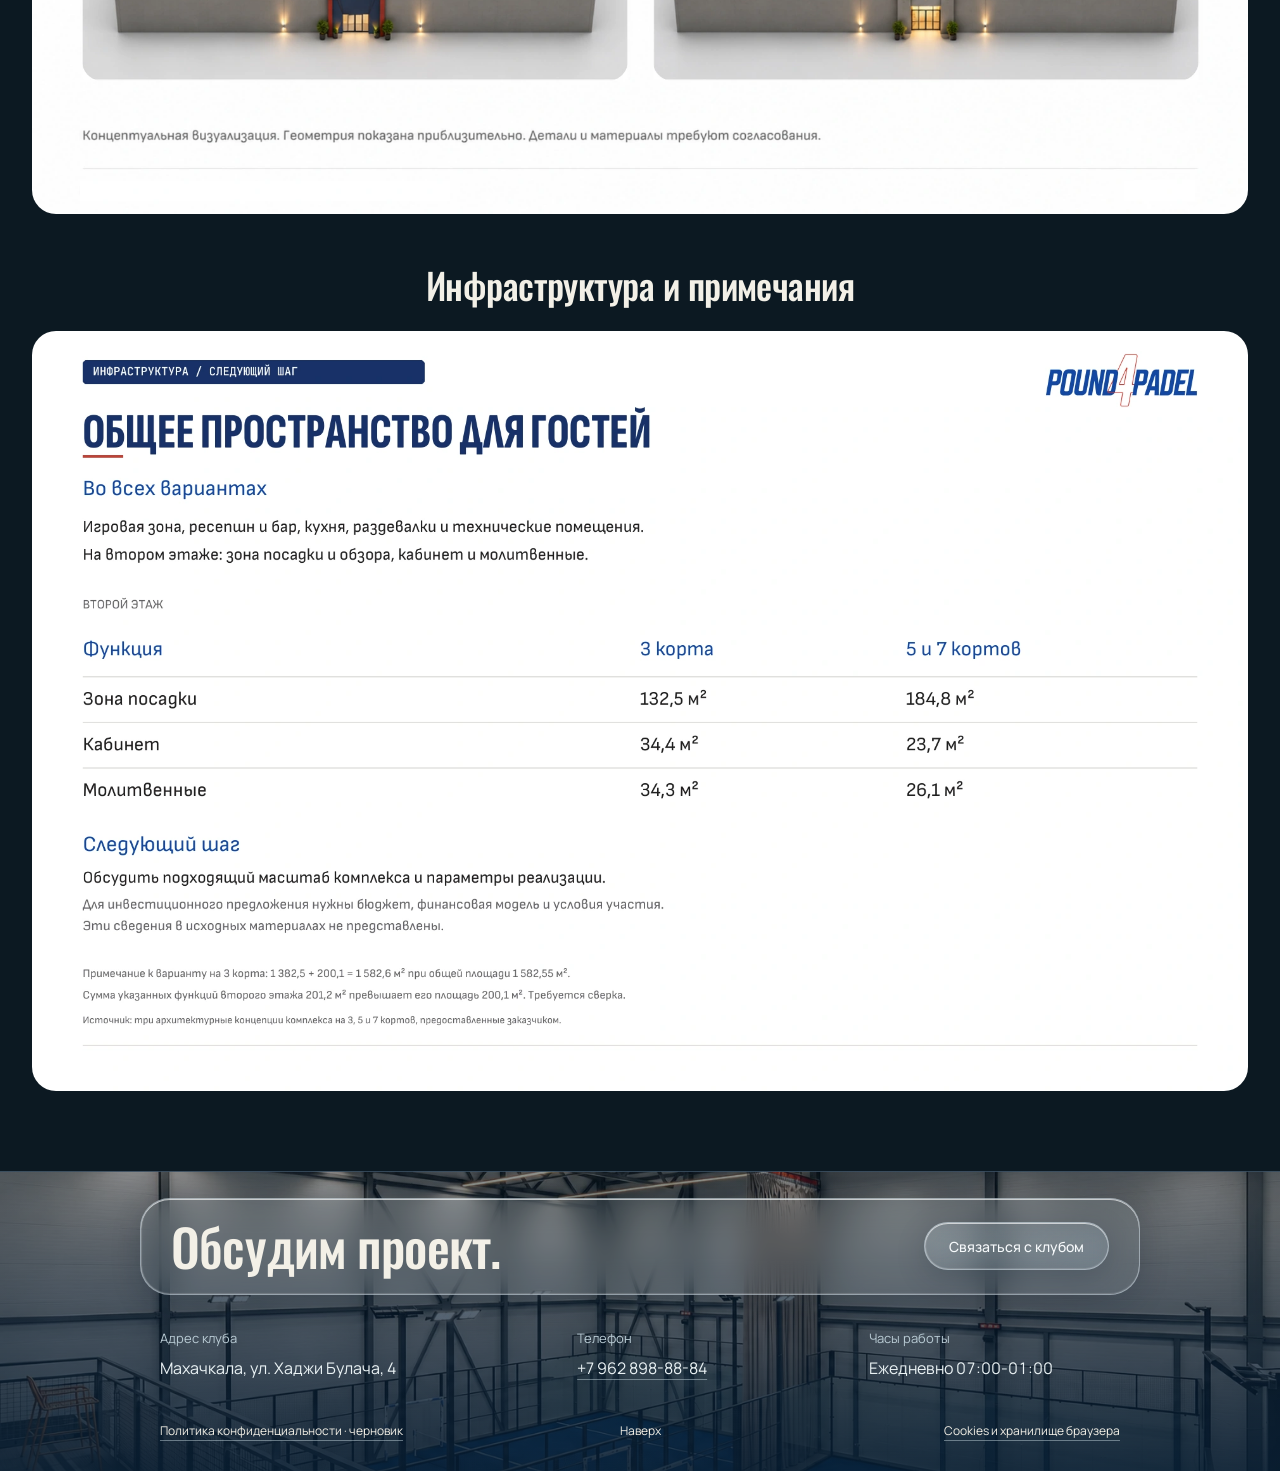
<file: investors.html>
<!doctype html>
<html lang="ru">
<head><meta charset="utf-8"><meta http-equiv="Content-Security-Policy" content="default-src 'none'; script-src 'self' 'sha256-0hLgGlwX4SeIyl+2N8sJB648O816c16YC0na1PHb/WY=' 'sha256-GOuy7npAQOIuOG693btuK/VLMtXKJEKAlKMQiYNycAg='; script-src-attr 'none'; style-src 'self' 'unsafe-inline'; img-src 'self' data:; font-src 'self'; media-src 'self'; connect-src 'none'; object-src 'none'; base-uri 'none'; form-action 'none'; upgrade-insecure-requests"><meta name="referrer" content="no-referrer"><meta name="viewport" content="width=device-width,initial-scale=1"><meta name="theme-color" content="#101820"><title>Падел-комплекс на 3, 5 и 7 кортов | POUND4PADEL</title><meta name="description" content="Архитектурные концепции POUND4PADEL в Махачкале: 3, 5 и 7 кортов, сравнение площадей, планировки, инфраструктура и полный PDF-обзор для инвестора."><link rel="icon" href="assets/logo-blue.svg" type="image/svg+xml"><link rel="preload" href="assets/oswald.ttf" as="font" type="font/ttf" crossorigin><link rel="stylesheet" href="site-investors.76316daad5.css"><script defer src="app.js?v=astra-1"></script><link rel="preload" href="assets/manrope.ttf" as="font" type="font/ttf" crossorigin><script defer src="investors.js?v=4"></script><script defer src="components.js?v=1"></script><script defer src="investor-experience.js?v=1"></script>
<link rel="canonical" href="https://jonessssenator-art.github.io/pound4padel-concept/investors.html">
<meta name="robots" content="index, follow, max-image-preview:large">
<link rel="sitemap" type="application/xml" href="https://jonessssenator-art.github.io/pound4padel-concept/sitemap.xml">
<meta property="og:type" content="website">
<meta property="og:site_name" content="POUND4PADEL">
<meta property="og:locale" content="ru_RU">
<meta property="og:title" content="Падел-комплекс на 3, 5 и 7 кортов | POUND4PADEL">
<meta property="og:description" content="Архитектурные концепции POUND4PADEL в Махачкале: 3, 5 и 7 кортов, сравнение площадей, планировки, инфраструктура и полный PDF-обзор для инвестора.">
<meta property="og:url" content="https://jonessssenator-art.github.io/pound4padel-concept/investors.html">
<meta property="og:image" content="https://jonessssenator-art.github.io/pound4padel-concept/assets/investor-7-straight.webp">
<meta property="og:image:alt" content="Архитектурная концепция POUND4PADEL на семь кортов">
<meta property="og:image:width" content="1536">
<meta property="og:image:height" content="1024">
<meta name="twitter:card" content="summary_large_image">
<meta name="twitter:title" content="Падел-комплекс на 3, 5 и 7 кортов | POUND4PADEL">
<meta name="twitter:description" content="Архитектурные концепции POUND4PADEL в Махачкале: 3, 5 и 7 кортов, сравнение площадей, планировки, инфраструктура и полный PDF-обзор для инвестора.">
<meta name="twitter:image" content="https://jonessssenator-art.github.io/pound4padel-concept/assets/investor-7-straight.webp">
<meta name="twitter:image:alt" content="Архитектурная концепция POUND4PADEL на семь кортов">
<script type="application/ld+json">
{
  "@context": "https://schema.org",
  "@graph": [
    {
      "@type": [
        "SportsActivityLocation",
        "SportsOrganization"
      ],
      "@id": "https://jonessssenator-art.github.io/pound4padel-concept/#club",
      "name": "POUND4PADEL",
      "url": "https://jonessssenator-art.github.io/pound4padel-concept/",
      "description": "Падел-клуб POUND4PADEL в Махачкале.",
      "sport": "Падел",
      "logo": "https://jonessssenator-art.github.io/pound4padel-concept/assets/logo-blue.svg",
      "image": "https://jonessssenator-art.github.io/pound4padel-concept/assets/club-community.jpg",
      "address": {
        "@type": "PostalAddress",
        "streetAddress": "ул. Хаджи Булача, 4",
        "addressLocality": "Махачкала",
        "addressRegion": "Республика Дагестан",
        "addressCountry": "RU"
      },
      "telephone": "+79628988884",
      "openingHoursSpecification": {
        "@type": "OpeningHoursSpecification",
        "dayOfWeek": [
          "https://schema.org/Monday",
          "https://schema.org/Tuesday",
          "https://schema.org/Wednesday",
          "https://schema.org/Thursday",
          "https://schema.org/Friday",
          "https://schema.org/Saturday",
          "https://schema.org/Sunday"
        ],
        "opens": "07:00",
        "closes": "01:00"
      }
    },
    {
      "@type": "WebSite",
      "@id": "https://jonessssenator-art.github.io/pound4padel-concept/#website",
      "url": "https://jonessssenator-art.github.io/pound4padel-concept/",
      "name": "POUND4PADEL",
      "inLanguage": "ru-RU",
      "publisher": {
        "@id": "https://jonessssenator-art.github.io/pound4padel-concept/#club"
      }
    },
    {
      "@type": "WebPage",
      "@id": "https://jonessssenator-art.github.io/pound4padel-concept/investors.html#webpage",
      "url": "https://jonessssenator-art.github.io/pound4padel-concept/investors.html",
      "name": "Падел-комплекс на 3, 5 и 7 кортов | POUND4PADEL",
      "description": "Архитектурные концепции POUND4PADEL в Махачкале: 3, 5 и 7 кортов, сравнение площадей, планировки, инфраструктура и полный PDF-обзор для инвестора.",
      "inLanguage": "ru-RU",
      "isPartOf": {
        "@id": "https://jonessssenator-art.github.io/pound4padel-concept/#website"
      },
      "about": {
        "@id": "https://jonessssenator-art.github.io/pound4padel-concept/#club"
      },
      "publisher": {
        "@id": "https://jonessssenator-art.github.io/pound4padel-concept/#club"
      },
      "primaryImageOfPage": {
        "@id": "https://jonessssenator-art.github.io/pound4padel-concept/investors.html#image"
      },
      "breadcrumb": {
        "@id": "https://jonessssenator-art.github.io/pound4padel-concept/investors.html#breadcrumb"
      },
      "hasPart": {
        "@id": "https://jonessssenator-art.github.io/pound4padel-concept/documents/pound4padel-investor-overview.pdf?v=3"
      }
    },
    {
      "@type": "ImageObject",
      "@id": "https://jonessssenator-art.github.io/pound4padel-concept/investors.html#image",
      "contentUrl": "https://jonessssenator-art.github.io/pound4padel-concept/assets/investor-7-straight.webp",
      "caption": "Архитектурная концепция POUND4PADEL на семь кортов",
      "width": 1536,
      "height": 1024
    },
    {
      "@type": "BreadcrumbList",
      "@id": "https://jonessssenator-art.github.io/pound4padel-concept/investors.html#breadcrumb",
      "itemListElement": [
        {
          "@type": "ListItem",
          "position": 1,
          "name": "Главная",
          "item": "https://jonessssenator-art.github.io/pound4padel-concept/"
        },
        {
          "@type": "ListItem",
          "position": 2,
          "name": "Инвесторам",
          "item": "https://jonessssenator-art.github.io/pound4padel-concept/investors.html"
        }
      ]
    },
    {
      "@type": "DigitalDocument",
      "@id": "https://jonessssenator-art.github.io/pound4padel-concept/documents/pound4padel-investor-overview.pdf?v=3",
      "url": "https://jonessssenator-art.github.io/pound4padel-concept/documents/pound4padel-investor-overview.pdf?v=3",
      "name": "POUND4PADEL - обзор для инвестора",
      "description": "Архитектурные концепции падел-комплекса на 3, 5 и 7 кортов: фасады, планировки, интерьеры и площади помещений.",
      "inLanguage": "ru-RU",
      "encodingFormat": "application/pdf",
      "about": {
        "@id": "https://jonessssenator-art.github.io/pound4padel-concept/#club"
      }
    }
  ]
}
</script>
<link rel="preload" href="assets/logo.svg" as="image"><script defer src="faq.js?v=1"></script><script>document.documentElement.dataset.chrome=new URLSearchParams(location.search).get("chrome")||"compact";</script><script defer src="complex-overview.js?v=4"></script><script defer src="astra-motion.js?v=1"></script></head>
<body class="detail-page investors-page"><script src="loader.js?v=logo-draw-1"></script><a class="skip" href="#main">К содержанию</a><header class="header" id="top"><a class="brand" href="./" aria-label="POUND4PADEL - главная"><img src="assets/logo.svg" width="150" height="53" alt="POUND4PADEL"></a><nav id="navigation" aria-label="Основная навигация"><span class="nav-left"><a href="club.html">Наши филиалы</a><a href="women.html">Женский день</a><a href="equipment.html">P4P SHOP</a></span><span class="nav-right"><a href="investors.html" aria-current="page">Инвесторам</a><a href="#contacts">Контакты</a></span></nav><a class="header-cta ui-button ui-button-small" href="https://app.pound4padel.pro/">Забронировать</a><span class="header-city">Махачкала</span><button class="menu" aria-label="Открыть меню" aria-controls="navigation" aria-expanded="false"><i class="menu-lines" aria-hidden="true"><span></span><span></span></i><b class="menu-label" aria-hidden="true">Меню</b></button></header><main id="main"><section class="page-intro"><nav class="breadcrumbs" aria-label="Путь к странице"><a href="./">Главная</a><span aria-hidden="true">/</span><span aria-current="page">Инвесторам</span></nav><h1 id="investors-title">Пространство<br>для большой игры.</h1><p>Три архитектурные концепции падел-комплекса POUND4PADEL в Махачкале. Здесь можно сравнить масштабы и планировки. Бюджет, финансовую модель и условия участия предстоит разработать отдельно.</p><nav class="page-jumps" aria-label="На странице для инвестора"><a href="#investors"><svg class="investor-icon" viewBox="0 0 24 24" fill="none" stroke="currentColor" stroke-width="1.6" stroke-linecap="round" stroke-linejoin="round" aria-hidden="true"><rect x="4" y="3" width="16" height="18" rx="2"/><path d="M4 12h16M8 3v18m8-18v18"/></svg>Концепции</a><a href="#comparison"><svg class="investor-icon" viewBox="0 0 24 24" fill="none" stroke="currentColor" stroke-width="1.6" stroke-linecap="round" stroke-linejoin="round" aria-hidden="true"><path d="M4 20V10m8 10V4m8 16V7M2 20h20"/></svg>Сравнение</a><a href="#infrastructure"><svg class="investor-icon" viewBox="0 0 24 24" fill="none" stroke="currentColor" stroke-width="1.6" stroke-linecap="round" stroke-linejoin="round" aria-hidden="true"><path d="m12 3 9 5-9 5-9-5 9-5Zm-9 9 9 5 9-5M3 16l9 5 9-5"/></svg>Инфраструктура</a><a href="#overview"><svg class="investor-icon" viewBox="0 0 24 24" fill="none" stroke="currentColor" stroke-width="1.6" stroke-linecap="round" stroke-linejoin="round" aria-hidden="true"><path d="M12 6C9 3 5 3 2 4v15c4-1 7 0 10 2 3-2 6-3 10-2V4c-3-1-7-1-10 2Zm0 0v15"/></svg>Все страницы PDF</a><a href="#next-step"><svg class="investor-icon" viewBox="0 0 24 24" fill="none" stroke="currentColor" stroke-width="1.6" stroke-linecap="round" stroke-linejoin="round" aria-hidden="true"><path d="m5 12 4 4L19 6"/></svg>Параметры реализации</a><a class="ui-button" href="#project-contact">Обсудить проект</a></nav></section><section class="investors section" id="investors" aria-labelledby="investors-title">

  <div class="investor-options ui-segmented" role="tablist" aria-label="Масштаб комплекса">
    <button type="button" id="investor-tab-3" role="tab" aria-controls="investor-panel-3" aria-selected="true"><svg class="investor-icon" viewBox="0 0 24 24" fill="none" stroke="currentColor" stroke-width="1.6" stroke-linecap="round" stroke-linejoin="round" aria-hidden="true"><rect x="4" y="3" width="16" height="18" rx="2"/><path d="M4 12h16M8 3v18m8-18v18"/></svg>3 корта</button>
    <button type="button" id="investor-tab-5" role="tab" aria-controls="investor-panel-5" aria-selected="false" tabindex="-1"><svg class="investor-icon" viewBox="0 0 24 24" fill="none" stroke="currentColor" stroke-width="1.6" stroke-linecap="round" stroke-linejoin="round" aria-hidden="true"><rect x="4" y="3" width="16" height="18" rx="2"/><path d="M4 12h16M8 3v18m8-18v18"/></svg>5 кортов</button>
    <button type="button" id="investor-tab-7" role="tab" aria-controls="investor-panel-7" aria-selected="false" tabindex="-1"><svg class="investor-icon" viewBox="0 0 24 24" fill="none" stroke="currentColor" stroke-width="1.6" stroke-linecap="round" stroke-linejoin="round" aria-hidden="true"><rect x="4" y="3" width="16" height="18" rx="2"/><path d="M4 12h16M8 3v18m8-18v18"/></svg>7 кортов</button>
  </div>
  <div class="investor-panel" id="investor-panel-3" role="tabpanel" aria-labelledby="investor-tab-3" tabindex="0">
    <figure><img src="assets/investor-3-straight.webp" width="1536" height="1024" alt="Архитектурная концепция POUND4PADEL на 3 корта, вид сверху" loading="lazy"><figcaption>Концептуальная визуализация. Геометрия, детали и материалы требуют согласования.</figcaption></figure>
    <div class="investor-description"><h3>Всё вокруг игры.</h3><p>Самый компактный из трёх вариантов: три корта и общий сервисный блок. Ресепшн и бар объединены в зону площадью 101,68 м². Кухня, раздевалки и технические помещения занимают 189,9 м².</p><ul><li>Объединённый ресепшн и бар</li><li>Кухня и раздевалки</li><li>Зона посадки и обзора на втором этаже</li></ul></div><figure class="investor-plan"><h3>Планировка первого этажа</h3><button class="zoom-image" data-image="assets/plan-3.webp" data-caption="Планировка комплекса на 3 корта" aria-label="Открыть планировку на 3 корта крупнее"><img src="assets/plan-3.webp" width="1510" height="689" alt="План первого этажа и аксонометрия варианта на 3 корта" loading="lazy"><span><svg class="investor-icon" viewBox="0 0 24 24" fill="none" stroke="currentColor" stroke-width="1.6" stroke-linecap="round" stroke-linejoin="round" aria-hidden="true"><circle cx="10.5" cy="10.5" r="6.5"/><path d="m16 16 5 5M8 10.5h5m-2.5-2.5v5"/></svg>Рассмотреть планировку</span></button><figcaption>Из архитектурного обзора. Полная схема и пояснения доступны в PDF.</figcaption></figure>
  </div>
  <div class="investor-panel" id="investor-panel-5" role="tabpanel" aria-labelledby="investor-tab-5" tabindex="0" hidden>
    <figure><img src="assets/investor-5-straight.webp" width="1536" height="1024" alt="Архитектурная концепция POUND4PADEL на 5 кортов, вид сверху" loading="lazy"><figcaption>Концептуальная визуализация. Геометрия, детали и материалы требуют согласования.</figcaption></figure>
    <div class="investor-description"><h3>Больше места для клуба.</h3><p>Пять кортов с отдельными зонами встречи гостей, продажи экипировки и отдыха. Под ресепшн предусмотрено 67,5 м², под Padel Shop - 74,6 м². Кухня, раздевалки и технические помещения объединены в блок площадью 304,2 м².</p><ul><li>Отдельный ресепшн и Padel Shop</li><li>Кухня и раздевалки</li><li>Зона посадки и обзора на втором этаже</li></ul></div><figure class="investor-plan"><h3>Планировка первого этажа</h3><button class="zoom-image" data-image="assets/plan-5.webp" data-caption="Планировка комплекса на 5 кортов" aria-label="Открыть планировку на 5 кортов крупнее"><img src="assets/plan-5.webp" width="1510" height="689" alt="План первого этажа и аксонометрия варианта на 5 кортов" loading="lazy"><span><svg class="investor-icon" viewBox="0 0 24 24" fill="none" stroke="currentColor" stroke-width="1.6" stroke-linecap="round" stroke-linejoin="round" aria-hidden="true"><circle cx="10.5" cy="10.5" r="6.5"/><path d="m16 16 5 5M8 10.5h5m-2.5-2.5v5"/></svg>Рассмотреть планировку</span></button><figcaption>Из архитектурного обзора. Полная схема и пояснения доступны в PDF.</figcaption></figure>
  </div>
  <div class="investor-panel" id="investor-panel-7" role="tabpanel" aria-labelledby="investor-tab-7" tabindex="0" hidden>
    <figure><img src="assets/investor-7-straight.webp" width="1536" height="1024" alt="Архитектурная концепция POUND4PADEL на 7 кортов, вид сверху" loading="lazy"><figcaption>Концептуальная визуализация. Геометрия, детали и материалы требуют согласования.</figcaption></figure>
    <div class="investor-description"><h3>Игра в большом масштабе.</h3><p>Самый большой вариант: семь кортов вокруг двухэтажного центрального блока. Ресепшн занимает 67,5 м², Padel Shop - 74,6 м², кухня, раздевалки и технические помещения - 304,2 м². Состав основных сервисов совпадает с вариантом на пять кортов.</p><ul><li>Двухэтажный центральный блок</li><li>Кухня и раздевалки</li><li>Зона посадки и обзора на втором этаже</li></ul></div><figure class="investor-plan"><h3>Планировка первого этажа</h3><button class="zoom-image" data-image="assets/plan-7.webp" data-caption="Планировка комплекса на 7 кортов" aria-label="Открыть планировку на 7 кортов крупнее"><img src="assets/plan-7.webp" width="1510" height="689" alt="План первого этажа и аксонометрия варианта на 7 кортов" loading="lazy"><span><svg class="investor-icon" viewBox="0 0 24 24" fill="none" stroke="currentColor" stroke-width="1.6" stroke-linecap="round" stroke-linejoin="round" aria-hidden="true"><circle cx="10.5" cy="10.5" r="6.5"/><path d="m16 16 5 5M8 10.5h5m-2.5-2.5v5"/></svg>Рассмотреть планировку</span></button><figcaption>Из архитектурного обзора. Полная схема и пояснения доступны в PDF.</figcaption></figure>
  </div>
  
</section><section class="comparison section" id="comparison"><div class="section-heading"><h2>Сравнить<br>варианты.</h2></div><p class="table-scroll-hint">Таблицу можно прокрутить по горизонтали.</p><div class="comparison-scroll" role="region" aria-label="Сравнение площадей комплексов" tabindex="0"><table><caption>Площадь и инфраструктура, м²</caption><thead><tr><th scope="col">Показатель</th><th scope="col">3 корта</th><th scope="col">5 кортов</th><th scope="col">7 кортов</th></tr></thead><tbody><tr><th scope="row">Площадь комплекса</th><td>1 582,55*</td><td>3 086,3</td><td>3 667*</td></tr><tr><th scope="row">Первый этаж</th><td>1 382,5</td><td>2 773,3</td><td>3 367,9</td></tr><tr><th scope="row">Второй этаж</th><td>200,1*</td><td>313,0</td><td>313,0</td></tr><tr><th scope="row">Мужская раздевалка</th><td>56,1</td><td>130,9</td><td>130,9</td></tr><tr><th scope="row">Женская / VIP-раздевалка</th><td>39,3</td><td>69,4</td><td>69,4</td></tr></tbody></table></div><p class="table-note">Данные из архитектурных концепций. * В исходных материалах есть расхождения площадей. Значения сохранены без исправлений; перед расчётами требуется сверка с авторами концепций.</p><details class="faq-item area-details"><summary>Какие значения требуют сверки?<span class="faq-action" aria-hidden="true"></span></summary><div class="faq-answer"><p>Для 3 кортов сумма этажей составляет 1 582,6 м² при указанной общей площади 1 582,55 м². Сумма функций второго этажа - 201,2 м² при его площади 200,1 м². Для 7 кортов сумма этажей - 3 680,9 м² при общей площади 3 667 м².</p></div></details></section><section class="section project-route" id="next-step"><div class="route-title"><h2>От концепции<br>к реализации.</h2><p>Три шага к проекту вашего клуба.</p></div><div class="route-steps"><article class="route-step is-active"><span class="route-node" aria-hidden="true"></span><h3>Выбрать масштаб</h3><p>Три, пять или семь кортов. Сопоставьте концепцию с площадкой и задачами клуба.</p><details><summary>Подробнее об этапе</summary><p>Отправная точка обсуждения - вариант на три, пять или семь кортов. Сопоставьте общую площадь, организацию входной зоны, размер раздевалок и пространство второго этажа с параметрами рассматриваемой площадки. Архитектурный обзор показывает состав комплекса; окончательную компоновку нужно увязать с конкретным объектом.</p></details></article><article class="route-step"><span class="route-node" aria-hidden="true"></span><h3>Уточнить проект</h3><p>Сверьте площади, геометрию и состав помещений перед расчётами.</p><details><summary>Подробнее об этапе</summary><p>Перед расчётами необходимо сверить площади с авторами концепций, уточнить геометрию, состав помещений, материалы и размещение вывесок. Для варианта на три корта есть расхождения в общей площади и составе второго этажа; для семи кортов - между суммой этажей и указанной площадью комплекса.</p></details></article><article class="route-step"><span class="route-node" aria-hidden="true"></span><h3>Рассчитать инвестиции</h3><p>Подготовьте бюджет, финансовую модель и условия участия.</p><details><summary>Подробнее об этапе</summary><p>Следующий этап обсуждения - бюджет, финансовая модель и условия участия. Для оценки проекта потребуется определить затраты на реализацию и запуск, операционные расходы, предположения по загрузке и выручке, сроки и распределение ответственности. Эти параметры предстоит разработать отдельно: в представленном PDF нет суммы инвестиций, расчёта доходности, срока окупаемости или условий входа инвестора.</p></details></article></div></section>
<section class="visitor-guide section" id="project-contact" aria-labelledby="project-contact-title"><div><h2 id="project-contact-title">Обсудим<br>проект.</h2><p>Позвоните в клуб по вопросу инвестиционного проекта. Начните с варианта на три, пять или семь кортов.</p></div><div><p>Расскажите, какой масштаб рассматриваете, есть ли площадка и какие вопросы хотите обсудить. Архитектурный обзор поможет начать разговор; он не содержит готовых условий участия.</p><div class="visitor-actions"><a class="ui-button" href="tel:+79628988884">Позвонить по проекту</a></div><p class="visitor-contact">Позвонить в клуб: <a href="tel:+79628988884">+7 962 898-88-84</a></p></div></section>
<section class="section complex-overview" id="infrastructure" aria-labelledby="complex-title">
<div class="complex-heading"><h2 id="complex-title">Как устроен комплекс.</h2><p>От первого шага в клуб до вида на игру.</p></div>
<div class="complex-tabs" role="tablist" aria-label="Зоны комплекса"><button type="button" id="complex-tab-0" role="tab" aria-controls="complex-panel-0" aria-selected="true" tabindex="0">Встреча гостей</button><button type="button" id="complex-tab-1" role="tab" aria-controls="complex-panel-1" aria-selected="false" tabindex="-1">Раздевалки</button><button type="button" id="complex-tab-2" role="tab" aria-controls="complex-panel-2" aria-selected="false" tabindex="-1">Второй этаж</button><button type="button" id="complex-tab-3" role="tab" aria-controls="complex-panel-3" aria-selected="false" tabindex="-1">Фасад и интерьер</button></div><div class="complex-body"><div class="complex-visual"><div class="complex-scene" data-zone="0"><div class="complex-map"><img src="assets/investor-7-straight.webp" width="1536" height="1024" alt="Концепция комплекса на 7 кортов с центральным сервисным блоком" loading="lazy"><div class="complex-highlight" aria-hidden="true"></div><span class="complex-scene-label">Входная зона</span></div><a class="complex-plan" href="#document-page-5">Посмотреть планировку</a></div>
<p class="complex-caption">Концепция на 7 кортов. Выделение показывает общий блок, а не точные границы помещений.</p>
</div><div class="complex-content"><div class="complex-panel" id="complex-panel-0" role="tabpanel" aria-labelledby="complex-tab-0" tabindex="0"><div><h3>Игра начинается со встречи.</h3><p>Ресепшн, бар и Padel Shop формируют входную зону. Здесь встречают гостей, подбирают экипировку и отдыхают после игры.</p><details><summary>Подробности и площади</summary><p>Во всех трёх концепциях есть игровая зона, ресепшн и бар. В комплексе на три корта ресепшн совмещён с баром. В вариантах на пять и семь кортов ресепшн выделен отдельно, а рядом предусмотрен Padel Shop - пространство для экипировки. Отдельная площадь бара в обзорной таблице не указана.</p></details></div><p class="complex-metric"><strong>67,5 м²</strong><span>ресепшн в вариантах на 5 и 7 кортов</span></p></div><div class="complex-panel" id="complex-panel-1" role="tabpanel" aria-labelledby="complex-tab-1" tabindex="0" hidden><div><h3>Всё для подготовки к игре.</h3><p>Раздевалки, кухня и технические помещения собраны в сервисном блоке первого этажа.</p><details><summary>Подробности и площади</summary><p>На первом этаже расположены кухня, раздевалки и технические помещения. В варианте на три корта мужская раздевалка занимает 56,1 м², женская / VIP - 39,3 м². В вариантах на пять и семь кортов эти площади увеличены до 130,9 и 69,4 м² соответственно. Они входят в состав служебного блока и не прибавляются к его площади повторно.</p></details></div><p class="complex-metric"><strong>304,2 м²</strong><span>кухня, раздевалки и технические помещения на 5 и 7 кортов</span></p></div><div class="complex-panel" id="complex-panel-2" role="tabpanel" aria-labelledby="complex-tab-2" tabindex="0" hidden><div><h3>Смотреть игру. Быть вместе.</h3><p>На втором этаже предусмотрены зона посадки и обзора, кабинет и молитвенные.</p><details><summary>Подробности и площади</summary><p>Во всех вариантах на втором этаже предусмотрены зона посадки и обзора, кабинет и молитвенные. Зона посадки позволяет наблюдать за игровой частью комплекса. В вариантах на пять и семь кортов её площадь составляет 184,8 м², в компактном варианте - 132,5 м².</p></details></div><p class="complex-metric"><strong>184,8 м²</strong><span>зона посадки и обзора на 5 и 7 кортов</span></p></div><div class="complex-panel" id="complex-panel-3" role="tabpanel" aria-labelledby="complex-tab-3" tabindex="0" hidden><div><h3>Характер клуба снаружи и внутри.</h3><p>Архитектура, вывески и интерьеры создают единый образ POUND4PADEL.</p><details><summary>Подробности и площади</summary><p>В обзоре показаны четыре исходных вида фасада с концепцией размещения вывесок POUND4PADEL, а также интерьеры всех трёх вариантов. Размещение вывесок требует согласования. Визуализации передают идею зала и центрального блока; геометрия приблизительная, детали и материалы предстоит уточнить.</p></details></div><p class="complex-metric"><strong>3 концепции</strong><span>единый характер клуба</span></p></div></div></div></section>
<section class="comparison section" id="spaces"><div class="section-heading"><h2>Площади<br>помещений.</h2><p>Детализация из обзора. Все значения в м².</p></div>
<p class="table-scroll-hint">Таблицу можно прокрутить по горизонтали.</p>
<div class="comparison-scroll" role="region" aria-label="Площади функциональных зон" tabindex="0"><table><caption>Первый этаж: входная зона и сервисы</caption><thead><tr><th scope="col">Зона</th><th scope="col">3 корта</th><th scope="col">5 кортов</th><th scope="col">7 кортов</th></tr></thead><tbody>
<tr><th scope="row">Объединённый ресепшн / бар</th><td>101,68</td><td>Раздельно</td><td>Раздельно</td></tr>
<tr><th scope="row">Отдельный ресепшн</th><td>В общей зоне</td><td>67,5</td><td>67,5</td></tr>
<tr><th scope="row">Padel Shop</th><td>Не выделен</td><td>74,6</td><td>74,6</td></tr>
<tr><th scope="row">Кухня, раздевалки, технические помещения</th><td>189,9</td><td>304,2</td><td>304,2</td></tr>
</tbody></table></div>
<div class="comparison-scroll second-floor-table" role="region" aria-label="Площади второго этажа" tabindex="0"><table><caption>Второй этаж: общие пространства</caption><thead><tr><th scope="col">Зона</th><th scope="col">3 корта</th><th scope="col">5 кортов</th><th scope="col">7 кортов</th></tr></thead><tbody>
<tr><th scope="row">Зона посадки и обзора</th><td>132,5</td><td>184,8</td><td>184,8</td></tr>
<tr><th scope="row">Кабинет</th><td>34,4</td><td>23,7</td><td>23,7</td></tr>
<tr><th scope="row">Молитвенные</th><td>34,3</td><td>26,1</td><td>26,1</td></tr>
</tbody></table></div><p class="table-note">Это перечисленные в обзоре функции, а не полная экспликация здания. Сумма отдельных зон не заменяет общую площадь этажа. Расхождения исходных значений описаны в <a class="inline-link" href="#comparison">сравнении вариантов</a>.</p></section><section class="investor-download-section section" id="overview"><div class="investor-document">
    <div><h2>Весь обзор для инвестора</h2><p>Все 8 страниц без сокращений: фасады, сравнение вариантов, планировки, интерьеры и инфраструктура.</p><span>PDF · 8 страниц · 6,2 МБ</span></div>
    <div class="investor-actions"><a class="investor-open ui-button ui-button-primary" href="documents/pound4padel-investor-overview.pdf?v=3" target="_blank" rel="noopener" aria-label="Открыть обзор для инвестора, PDF в новой вкладке"><svg class="investor-icon" viewBox="0 0 24 24" fill="none" stroke="currentColor" stroke-width="1.6" stroke-linecap="round" stroke-linejoin="round" aria-hidden="true"><path d="M12 6C9 3 5 3 2 4v15c4-1 7 0 10 2 3-2 6-3 10-2V4c-3-1-7-1-10 2Zm0 0v15"/></svg>Открыть обзор</a><a class="investor-download ui-button" href="documents/pound4padel-investor-overview.pdf?v=3" download="POUND4PADEL-инвесторам.pdf"><svg class="investor-icon" viewBox="0 0 24 24" fill="none" stroke="currentColor" stroke-width="1.6" stroke-linecap="round" stroke-linejoin="round" aria-hidden="true"><path d="M14 2H6a2 2 0 0 0-2 2v16a2 2 0 0 0 2 2h12a2 2 0 0 0 2-2V8Zm0 0v6h6M8 13h8m-8 4h6"/></svg>Скачать PDF</a></div>
  </div>
  <p class="investor-scope">Обзор знакомит с архитектурной концепцией. Бюджет, финансовая модель и условия участия в документ не включены.</p><a class="reader-launch ui-button" href="documents/pound4padel-investor-overview.pdf?v=3" data-document-page="1"><svg class="investor-icon" viewBox="0 0 24 24" fill="none" stroke="currentColor" stroke-width="1.6" stroke-linecap="round" stroke-linejoin="round" aria-hidden="true"><path d="M12 6C9 3 5 3 2 4v15c4-1 7 0 10 2 3-2 6-3 10-2V4c-3-1-7-1-10 2Zm0 0v15"/></svg>Листать презентацию</a><nav class="document-contents" aria-label="Страницы обзора"><a href="#document-page-1">Фасады комплекса</a><a href="#document-page-2">Сравнение вариантов</a><a href="#document-page-3">Планировка на 3 корта</a><a href="#document-page-4">Планировка на 5 кортов</a><a href="#document-page-5">Планировка на 7 кортов</a><a href="#document-page-6">Интерьер на 3 корта</a><a href="#document-page-7">Интерьеры на 5 и 7 кортов</a><a href="#document-page-8">Инфраструктура и примечания</a></nav><div class="document-pages"><figure id="document-page-1"><figcaption><h3>Фасады комплекса</h3></figcaption><a class="document-preview" href="documents/pound4padel-investor-overview.pdf?v=3#page=1" data-document-page="1" aria-label="Увеличить: фасады комплекса"><img src="assets/investor-document/page-1.webp?v=3" width="1920" height="1200" loading="lazy" decoding="async" alt="Страница 1 обзора POUND4PADEL: фасады комплекса"><span class="document-preview-action"><svg class="investor-icon" viewBox="0 0 24 24" fill="none" stroke="currentColor" stroke-width="1.6" stroke-linecap="round" stroke-linejoin="round" aria-hidden="true"><circle cx="10.5" cy="10.5" r="6.5"/><path d="m16 16 5 5M8 10.5h5m-2.5-2.5v5"/></svg>Смотреть страницу</span></a></figure><figure id="document-page-2"><figcaption><h3>Сравнение вариантов</h3></figcaption><a class="document-preview" href="documents/pound4padel-investor-overview.pdf?v=3#page=2" data-document-page="2" aria-label="Увеличить: сравнение вариантов"><img src="assets/investor-document/page-2.webp?v=3" width="1920" height="1200" loading="lazy" decoding="async" alt="Страница 2 обзора POUND4PADEL: сравнение вариантов"><span class="document-preview-action"><svg class="investor-icon" viewBox="0 0 24 24" fill="none" stroke="currentColor" stroke-width="1.6" stroke-linecap="round" stroke-linejoin="round" aria-hidden="true"><circle cx="10.5" cy="10.5" r="6.5"/><path d="m16 16 5 5M8 10.5h5m-2.5-2.5v5"/></svg>Смотреть страницу</span></a></figure><figure id="document-page-3"><figcaption><h3>Планировка на 3 корта</h3></figcaption><a class="document-preview" href="documents/pound4padel-investor-overview.pdf?v=3#page=3" data-document-page="3" aria-label="Увеличить: планировка на 3 корта"><img src="assets/investor-document/page-3.webp?v=3" width="1920" height="1200" loading="lazy" decoding="async" alt="Страница 3 обзора POUND4PADEL: планировка на 3 корта"><span class="document-preview-action"><svg class="investor-icon" viewBox="0 0 24 24" fill="none" stroke="currentColor" stroke-width="1.6" stroke-linecap="round" stroke-linejoin="round" aria-hidden="true"><circle cx="10.5" cy="10.5" r="6.5"/><path d="m16 16 5 5M8 10.5h5m-2.5-2.5v5"/></svg>Смотреть страницу</span></a></figure><figure id="document-page-4"><figcaption><h3>Планировка на 5 кортов</h3></figcaption><a class="document-preview" href="documents/pound4padel-investor-overview.pdf?v=3#page=4" data-document-page="4" aria-label="Увеличить: планировка на 5 кортов"><img src="assets/investor-document/page-4.webp?v=3" width="1920" height="1200" loading="lazy" decoding="async" alt="Страница 4 обзора POUND4PADEL: планировка на 5 кортов"><span class="document-preview-action"><svg class="investor-icon" viewBox="0 0 24 24" fill="none" stroke="currentColor" stroke-width="1.6" stroke-linecap="round" stroke-linejoin="round" aria-hidden="true"><circle cx="10.5" cy="10.5" r="6.5"/><path d="m16 16 5 5M8 10.5h5m-2.5-2.5v5"/></svg>Смотреть страницу</span></a></figure><figure id="document-page-5"><figcaption><h3>Планировка на 7 кортов</h3></figcaption><a class="document-preview" href="documents/pound4padel-investor-overview.pdf?v=3#page=5" data-document-page="5" aria-label="Увеличить: планировка на 7 кортов"><img src="assets/investor-document/page-5.webp?v=3" width="1920" height="1200" loading="lazy" decoding="async" alt="Страница 5 обзора POUND4PADEL: планировка на 7 кортов"><span class="document-preview-action"><svg class="investor-icon" viewBox="0 0 24 24" fill="none" stroke="currentColor" stroke-width="1.6" stroke-linecap="round" stroke-linejoin="round" aria-hidden="true"><circle cx="10.5" cy="10.5" r="6.5"/><path d="m16 16 5 5M8 10.5h5m-2.5-2.5v5"/></svg>Смотреть страницу</span></a></figure><figure id="document-page-6"><figcaption><h3>Интерьер на 3 корта</h3></figcaption><a class="document-preview" href="documents/pound4padel-investor-overview.pdf?v=3#page=6" data-document-page="6" aria-label="Увеличить: интерьер на 3 корта"><img src="assets/investor-document/page-6.webp?v=3" width="1920" height="1200" loading="lazy" decoding="async" alt="Страница 6 обзора POUND4PADEL: интерьер на 3 корта"><span class="document-preview-action"><svg class="investor-icon" viewBox="0 0 24 24" fill="none" stroke="currentColor" stroke-width="1.6" stroke-linecap="round" stroke-linejoin="round" aria-hidden="true"><circle cx="10.5" cy="10.5" r="6.5"/><path d="m16 16 5 5M8 10.5h5m-2.5-2.5v5"/></svg>Смотреть страницу</span></a></figure><figure id="document-page-7"><figcaption><h3>Интерьеры на 5 и 7 кортов</h3></figcaption><a class="document-preview" href="documents/pound4padel-investor-overview.pdf?v=3#page=7" data-document-page="7" aria-label="Увеличить: интерьеры на 5 и 7 кортов"><img src="assets/investor-document/page-7.webp?v=3" width="1920" height="1200" loading="lazy" decoding="async" alt="Страница 7 обзора POUND4PADEL: интерьеры на 5 и 7 кортов"><span class="document-preview-action"><svg class="investor-icon" viewBox="0 0 24 24" fill="none" stroke="currentColor" stroke-width="1.6" stroke-linecap="round" stroke-linejoin="round" aria-hidden="true"><circle cx="10.5" cy="10.5" r="6.5"/><path d="m16 16 5 5M8 10.5h5m-2.5-2.5v5"/></svg>Смотреть страницу</span></a></figure><figure id="document-page-8"><figcaption><h3>Инфраструктура и примечания</h3></figcaption><a class="document-preview" href="documents/pound4padel-investor-overview.pdf?v=3#page=8" data-document-page="8" aria-label="Увеличить: инфраструктура и примечания"><img src="assets/investor-document/page-8.webp?v=3" width="1920" height="1200" loading="lazy" decoding="async" alt="Страница 8 обзора POUND4PADEL: инфраструктура и примечания"><span class="document-preview-action"><svg class="investor-icon" viewBox="0 0 24 24" fill="none" stroke="currentColor" stroke-width="1.6" stroke-linecap="round" stroke-linejoin="round" aria-hidden="true"><circle cx="10.5" cy="10.5" r="6.5"/><path d="m16 16 5 5M8 10.5h5m-2.5-2.5v5"/></svg>Смотреть страницу</span></a></figure></div></section></main><dialog class="image-dialog" aria-label="Просмотр планировки"><button class="dialog-close ui-button ui-button-small" aria-label="Закрыть просмотр">Закрыть <span aria-hidden="true">×</span></button><img alt=""><p aria-live="polite"></p><div class="gallery-controls" hidden><div class="gallery-step"><button type="button" class="ui-button ui-button-small" data-gallery-step="-1" aria-label="Предыдущее фото">Назад</button><button type="button" class="ui-button ui-button-small" data-gallery-step="1" aria-label="Следующее фото">Далее</button></div><div class="gallery-thumbs" aria-label="Фотографии клуба"></div></div></dialog><dialog class="pdf-reader" aria-label="Обзор для инвестора" aria-describedby="reader-status">
<div class="reader-header"><div><h2>Обзор для инвестора</h2><p id="reader-status" role="status" aria-live="polite">Фасады комплекса</p></div><button type="button" class="reader-button reader-close" aria-label="Закрыть презентацию" autofocus><svg class="investor-icon" viewBox="0 0 24 24" fill="none" stroke="currentColor" stroke-width="1.6" stroke-linecap="round" stroke-linejoin="round" aria-hidden="true"><path d="m6 6 12 12M6 18 18 6"/></svg><span>Закрыть</span></button></div>
<div class="reader-toolbar"><div class="reader-paging"><button type="button" class="reader-button" data-reader-step="-1">Предыдущая</button><label class="reader-select-label"><span class="visually-hidden">Страница презентации</span><select aria-label="Страница презентации"><option value="1">1 из 8</option><option value="2">2 из 8</option><option value="3">3 из 8</option><option value="4">4 из 8</option><option value="5">5 из 8</option><option value="6">6 из 8</option><option value="7">7 из 8</option><option value="8">8 из 8</option></select></label><button type="button" class="reader-button" data-reader-step="1">Следующая</button></div><div class="reader-tools"><button type="button" class="reader-button" data-reader-zoom aria-pressed="false"><svg class="investor-icon" viewBox="0 0 24 24" fill="none" stroke="currentColor" stroke-width="1.6" stroke-linecap="round" stroke-linejoin="round" aria-hidden="true"><circle cx="10.5" cy="10.5" r="6.5"/><path d="m16 16 5 5M8 10.5h5m-2.5-2.5v5"/></svg><span>Увеличить</span></button><a class="reader-button" href="documents/pound4padel-investor-overview.pdf?v=3" download="POUND4PADEL-инвесторам.pdf"><svg class="investor-icon" viewBox="0 0 24 24" fill="none" stroke="currentColor" stroke-width="1.6" stroke-linecap="round" stroke-linejoin="round" aria-hidden="true"><path d="M14 2H6a2 2 0 0 0-2 2v16a2 2 0 0 0 2 2h12a2 2 0 0 0 2-2V8Zm0 0v6h6M8 13h8m-8 4h6"/></svg>PDF</a></div></div>
<div class="reader-viewport" tabindex="0" role="region" aria-label="Страница документа. При увеличении доступна прокрутка"><img src="assets/investor-document/page-1.webp?v=3" alt="Фасады комплекса" width="1920" height="1200"><p class="reader-error" hidden>Не удалось загрузить страницу. <a href="documents/pound4padel-investor-overview.pdf?v=3" target="_blank" rel="noopener">Открыть оригинальный PDF</a></p></div>
<div class="reader-thumbnails" aria-label="Выбрать страницу"><button type="button" data-reader-index="1" aria-label="Страница 1" aria-pressed="true"><img src="assets/investor-document/page-1.webp?v=3" alt="" loading="lazy"><span>1</span></button><button type="button" data-reader-index="2" aria-label="Страница 2" aria-pressed="false"><img src="assets/investor-document/page-2.webp?v=3" alt="" loading="lazy"><span>2</span></button><button type="button" data-reader-index="3" aria-label="Страница 3" aria-pressed="false"><img src="assets/investor-document/page-3.webp?v=3" alt="" loading="lazy"><span>3</span></button><button type="button" data-reader-index="4" aria-label="Страница 4" aria-pressed="false"><img src="assets/investor-document/page-4.webp?v=3" alt="" loading="lazy"><span>4</span></button><button type="button" data-reader-index="5" aria-label="Страница 5" aria-pressed="false"><img src="assets/investor-document/page-5.webp?v=3" alt="" loading="lazy"><span>5</span></button><button type="button" data-reader-index="6" aria-label="Страница 6" aria-pressed="false"><img src="assets/investor-document/page-6.webp?v=3" alt="" loading="lazy"><span>6</span></button><button type="button" data-reader-index="7" aria-label="Страница 7" aria-pressed="false"><img src="assets/investor-document/page-7.webp?v=3" alt="" loading="lazy"><span>7</span></button><button type="button" data-reader-index="8" aria-label="Страница 8" aria-pressed="false"><img src="assets/investor-document/page-8.webp?v=3" alt="" loading="lazy"><span>8</span></button></div>
</dialog><footer class="site-footer" id="footer"><div class="footer-invite"><h2>Обсудим проект.</h2><a class="ui-button" href="#project-contact">Связаться с клубом</a></div><div class="club-contacts" id="contacts" role="group" aria-label="Контакты клуба"><div><span class="contact-label">Адрес клуба</span><address>Махачкала, ул. Хаджи Булача, 4</address></div><div><span class="contact-label">Телефон</span><a class="contact-phone" href="tel:+79628988884">+7 962 898-88-84</a></div><div><span class="contact-label">Часы работы</span><p>Ежедневно <span class="contact-hours">07:00-01:00</span></p></div></div><div class="footer-bottom"><a href="privacy.html">Политика конфиденциальности · черновик</a><a class="footer-top" href="#top">Наверх</a><a href="cookies.html">Cookies и хранилище браузера</a></div></footer><script src="chrome-options.js"></script></body></html>
</file>
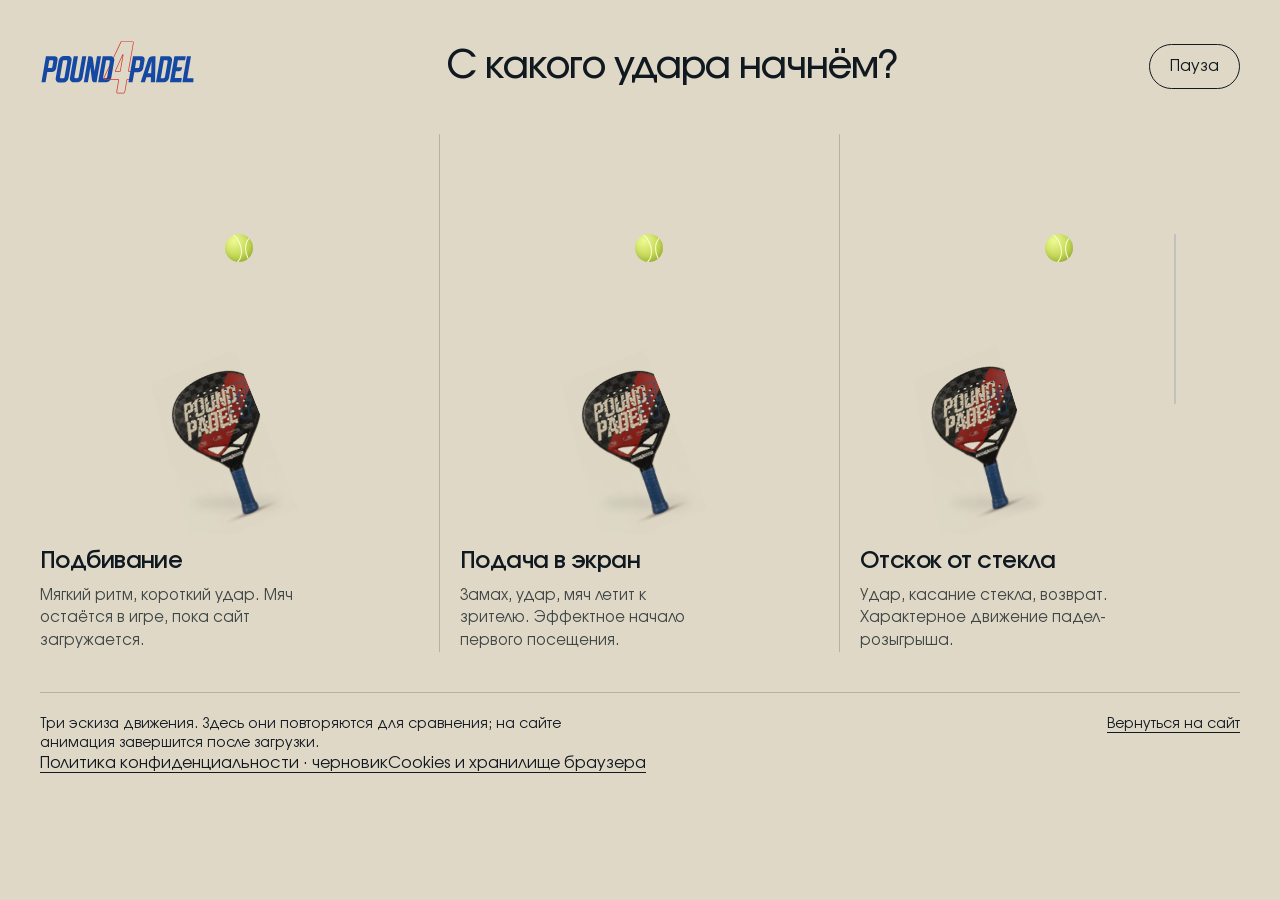
<file: loader-preview.html>
<!doctype html>
<html lang="ru"><meta charset="utf-8"><meta http-equiv="Content-Security-Policy" content="default-src 'none'; script-src 'self' 'sha256-i9tynKEqHLT4Rh2yUmxxm3+Iw6W2oL4K3RaZDdQlcBc='; script-src-attr 'none'; style-src 'self' 'unsafe-inline'; img-src 'self' data:; font-src 'self'; media-src 'self'; connect-src 'none'; object-src 'none'; base-uri 'none'; form-action 'none'; upgrade-insecure-requests"><meta name="referrer" content="no-referrer"><meta name="robots" content="noindex, nofollow"><meta name="viewport" content="width=device-width, initial-scale=1"><link rel="icon" href="assets/logo-blue.svg"><title>P4P - варианты загрузки</title>
<style>
@font-face{font-family:Involve;src:url('assets/involve.ttf')}*{box-sizing:border-box}body{margin:0;background:#dfd8c6;color:#101820;font-family:Involve,sans-serif}main{max-width:1500px;margin:auto;padding:40px 40px 28px}header{display:flex;justify-content:space-between;align-items:center;gap:24px}header img{width:155px}h1{font-size:clamp(25px,3vw,42px);font-weight:500;letter-spacing:-.03em;margin:0}header button{flex-shrink:0}button{font:inherit;color:inherit;background:none;border:1px solid #101820;padding:11px 20px;border-radius:30px;cursor:pointer}button:hover{background:#101820;color:#dfd8c6}button:focus-visible{outline:3px solid #1448a3;outline-offset:4px}::selection{background:#1448a3;color:white}.grid{display:grid;grid-template-columns:repeat(3,minmax(0,1fr));margin-top:40px}article{min-width:0;border-right:1px solid #10182033;padding:0 20px}article:first-child{padding-left:0}article:last-child{border:0;padding-right:0}.stage{height:400px;position:relative;overflow:hidden}.scene{background:#dfd8c6;width:360px;height:400px;position:absolute;left:50%;margin-left:-180px;perspective:600px}.racket{position:absolute;width:110px;height:222px;left:135px;top:178px;transform-origin:50% 90%;mix-blend-mode:multiply;overflow:hidden;transform:rotate(-22deg) rotateX(42deg)}.racket img{width:179px;height:222px;max-width:none;position:absolute;left:-8px;top:0}.ball{position:absolute;left:175px;top:100px;width:28px;height:28px;border-radius:50%;background:radial-gradient(circle at 32% 25%,#eefa91,#b8ce48 70%,#8f9e3e);box-shadow:inset -2px -3px 4px #60722233;overflow:hidden}.ball:before,.ball:after{content:'';position:absolute;top:-4px;left:-11px;width:25px;height:34px;border:1.5px solid #f9ffd3;border-radius:50%;transform:rotate(-25deg)}.ball:after{left:21px;top:0}.shadow{position:absolute;width:86px;height:10px;background:#10182019;border-radius:50%;filter:blur(5px);left:143px;top:364px}.glass{position:absolute;left:304px;top:100px;width:2px;height:170px;background:#1448a3;opacity:.15;transform:skewY(-15deg)}h2{font-size:23px;font-weight:600;letter-spacing:-.025em;margin:12px 0 8px}p{font-size:15px;line-height:1.5;max-width:32ch;margin:0;color:#3e4545}footer{border-top:1px solid #10182033;margin-top:40px;padding-top:22px;display:flex;justify-content:space-between;gap:24px;font-size:14px}footer span{max-width:70ch}a{color:inherit;text-underline-offset:4px}.paused *{animation-play-state:paused!important}
.a .ball{animation:keepball 1.3s infinite}.a .racket{animation:keepracket 1.3s infinite}.a .shadow{animation:shadow 1.3s infinite}
@keyframes keepball{0%,100%{transform:translate(0,111px) rotate(0deg);animation-timing-function:cubic-bezier(.23,1,.32,1)}50%{transform:translate(0,-39px) rotate(150deg);animation-timing-function:cubic-bezier(.55,0,1,.45)}}
@keyframes keepracket{0%,100%{transform:translateY(-7px) rotate(-22deg) rotateX(42deg)}15%{transform:translateY(6px) rotate(-18deg) rotateX(48deg)}65%{transform:translateY(10px) rotate(-22deg) rotateX(42deg)}90%{transform:translateY(-1px) rotate(-24deg) rotateX(40deg)}}
@keyframes shadow{0%,100%{transform:scaleX(1);opacity:.8}50%{transform:scaleX(.6);opacity:.3}}
.b .ball{animation:serveball 2.7s infinite}.b .racket{animation:serveracket 2.7s infinite}.b .shadow{animation:serveshadow 2.7s infinite}
@keyframes serveball{0%{opacity:0;transform:translate(0,-85px)}10%{opacity:1;transform:translate(0,-85px);animation-timing-function:cubic-bezier(.55,0,1,.45)}38%{opacity:1;transform:translate(0,109px) scale(1)}48%{opacity:1;transform:translate(14px,30px) scale(2)}66%{opacity:0;transform:translate(40px,-70px) scale(13)}100%{opacity:0;transform:translate(40px,-70px) scale(13)}}
@keyframes serveracket{0%,100%{transform:rotate(-22deg) rotateX(42deg)}27%{transform:translate(-30px,15px) rotate(-48deg) rotateX(50deg)}38%{transform:translateY(-5px) rotate(-22deg) rotateX(42deg)}50%,72%{transform:translate(15px,-30px) rotate(12deg) rotateX(28deg)}}
@keyframes serveshadow{0%,100%{opacity:.3}38%{opacity:1}65%{opacity:.2}}
.c .racket{left:65px;top:173px;animation:wallracket 1.8s infinite}.c .ball{animation:wallball 1.8s linear infinite}.c .glass{animation:glass 1.8s infinite}.c .shadow{left:82px}
@keyframes wallball{0%,100%{transform:translate(-75px,107px) rotate(0deg)}45%{transform:translate(101px,17px) rotate(230deg)}50%{transform:translate(101px,17px) scaleX(.86) rotate(230deg)}95%{transform:translate(-75px,107px) rotate(460deg)}}
@keyframes wallracket{0%,100%{transform:rotate(-15deg) rotateX(42deg)}15%{transform:translate(10px,-7px) rotate(-2deg) rotateX(42deg)}65%{transform:translate(-8px,5px) rotate(-28deg) rotateX(45deg)}}
@keyframes glass{0%,38%,72%,100%{opacity:.12}48%{opacity:.8}}
@media(max-width:900px){main{padding:25px 20px}.grid{grid-template-columns:1fr;margin-top:15px}header{flex-wrap:wrap}header img{width:120px}h1{order:3;width:100%;margin-top:15px}article,article:first-child,article:last-child{padding:0 0 28px;border-right:0;border-bottom:1px solid #10182033}.stage{height:360px}.scene{top:-20px}h2,p{text-align:center;max-width:none}footer{margin-top:15px;flex-direction:column}}@media(prefers-reduced-motion:reduce){.scene *{animation:none!important}.ball{transform:translateY(80px)}.c .ball{transform:translate(-75px,80px)}}
</style>
<main><header><img src="assets/logo-blue.svg" alt="POUND4PADEL"><h1>С какого удара начнём?</h1><button id="pause" aria-pressed="false">Пауза</button></header><div class="grid">
<article><div class="stage a"><div class="scene"><div class="shadow"></div><div class="racket"><img src="assets/racket-front.png" alt="Фирменная ракетка P4P"></div><div class="ball"></div></div></div><h2>Подбивание</h2><p>Мягкий ритм, короткий удар. Мяч остаётся в игре, пока сайт загружается.</p></article>
<article><div class="stage b"><div class="scene"><div class="shadow"></div><div class="racket"><img src="assets/racket-front.png" alt="Фирменная ракетка P4P"></div><div class="ball"></div></div></div><h2>Подача в экран</h2><p>Замах, удар, мяч летит к зрителю. Эффектное начало первого посещения.</p></article>
<article><div class="stage c"><div class="scene"><div class="glass"></div><div class="shadow"></div><div class="racket"><img src="assets/racket-front.png" alt="Фирменная ракетка P4P"></div><div class="ball"></div></div></div><h2>Отскок от стекла</h2><p>Удар, касание стекла, возврат. Характерное движение падел-розыгрыша.</p></article>
</div><footer><span>Три эскиза движения. Здесь они повторяются для сравнения; на сайте анимация завершится после загрузки.</span><a href="index.html">Вернуться на сайт</a></footer><nav class="legal-links" aria-label="Правовая информация"><a href="privacy.html">Политика конфиденциальности · черновик</a><a href="cookies.html">Cookies и хранилище браузера</a></nav></main>
<script>const btn=document.querySelector('#pause');let paused=false;function sync(){document.body.classList.toggle('paused',paused||document.hidden)}btn.onclick=()=>{paused=!paused;btn.textContent=paused?'Продолжить':'Пауза';btn.setAttribute('aria-pressed',String(paused));sync()};document.addEventListener('visibilitychange',sync);</script></html>
</file>
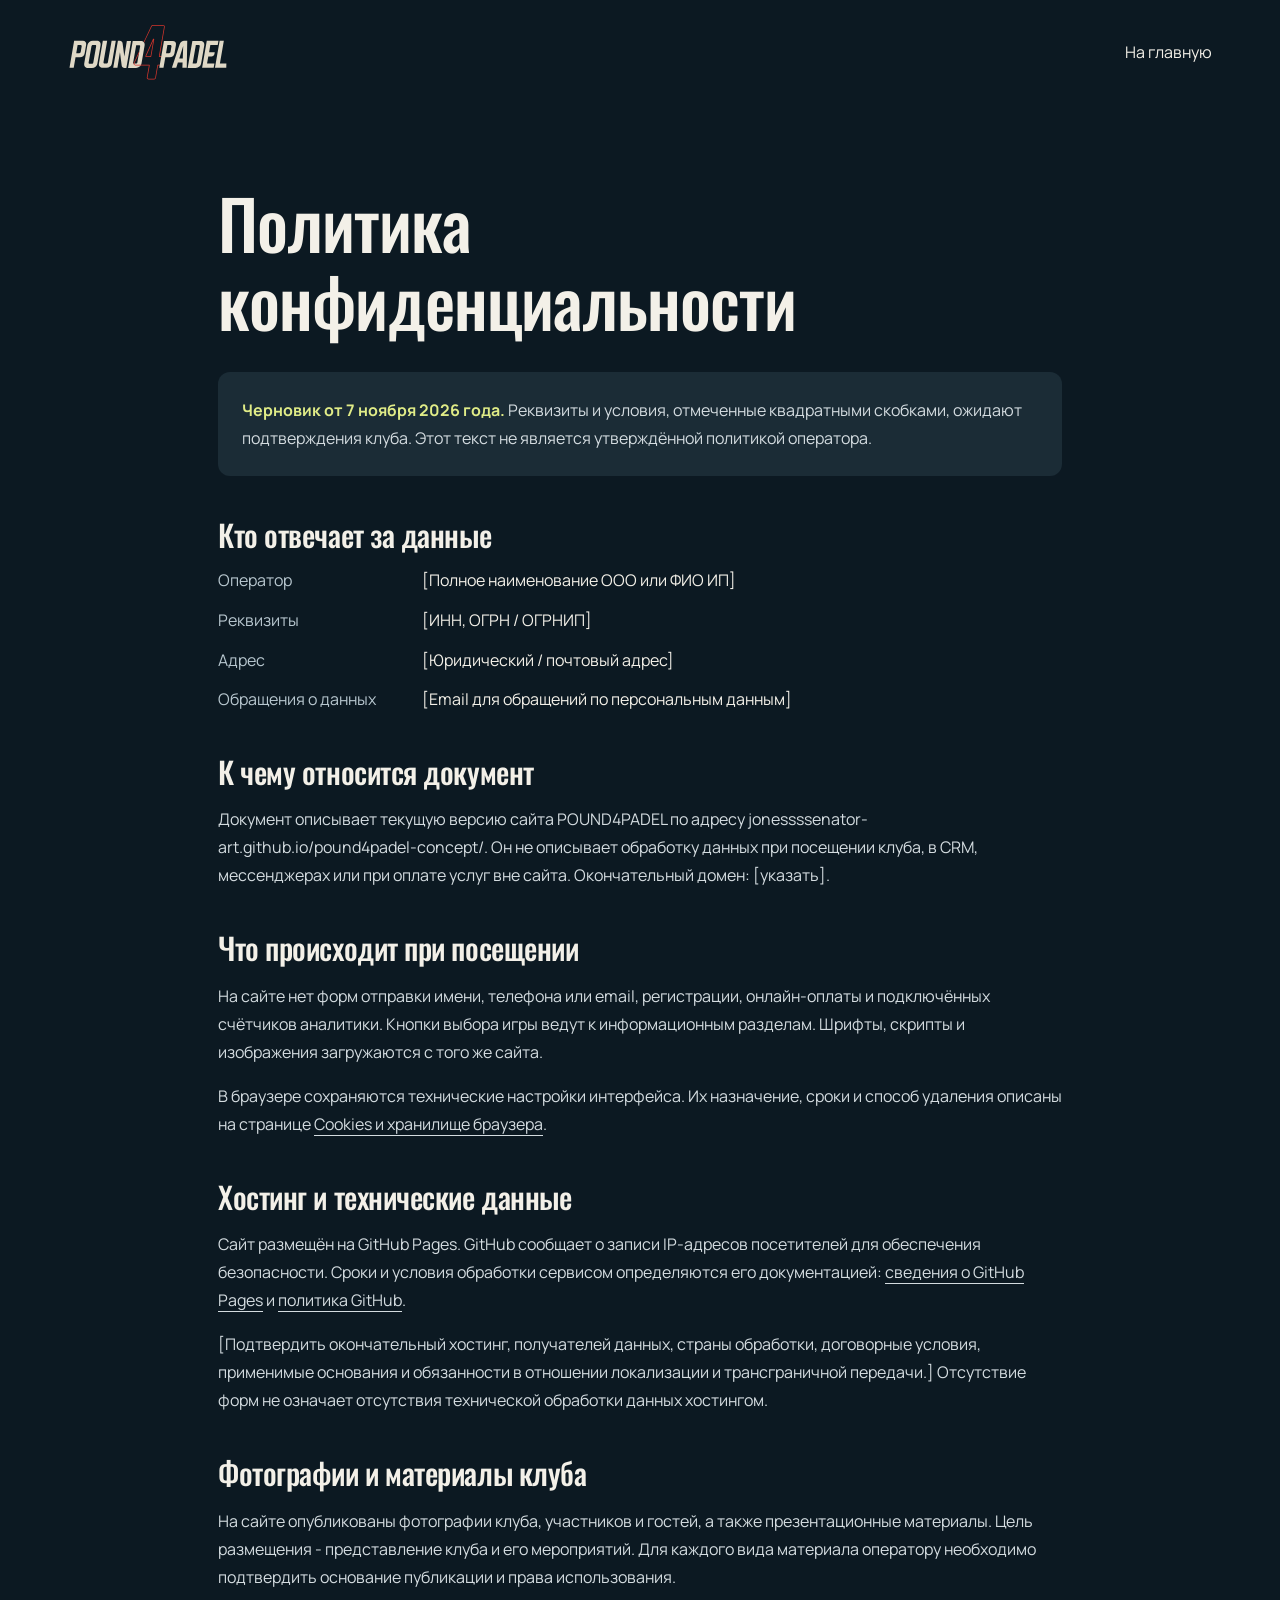
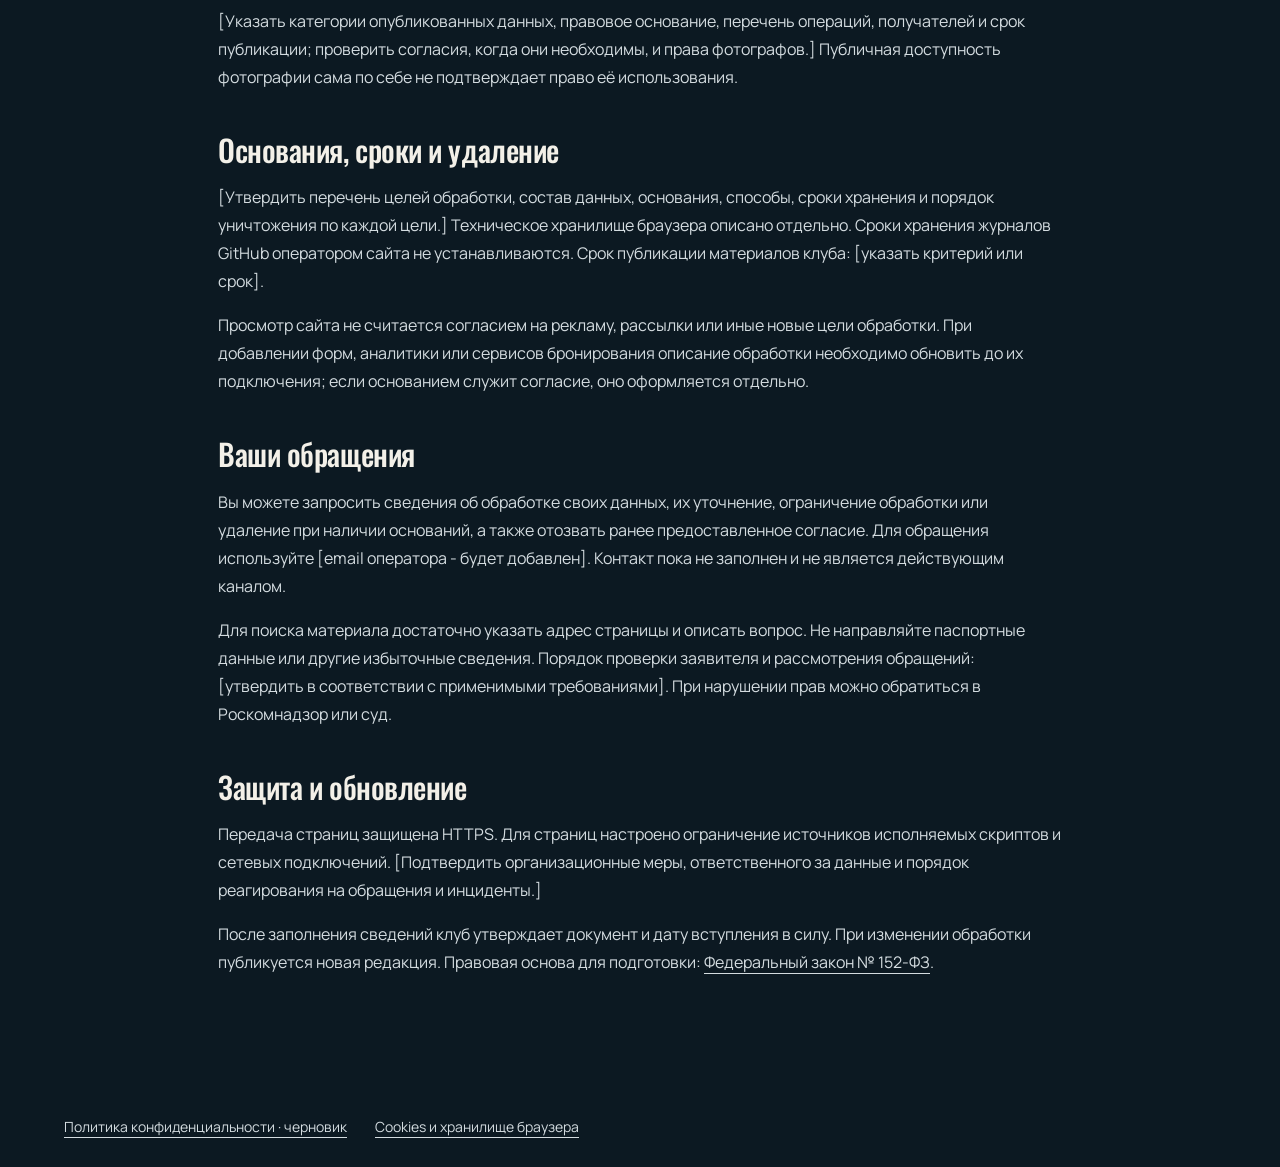
<file: privacy.html>
<!doctype html><html lang="ru"><head><meta charset="utf-8"><meta http-equiv="Content-Security-Policy" content="default-src 'none'; script-src 'self' 'sha256-NJq8aiED9mYEE8B8SZ3wTn7llT614k/a1jU59SO21lw='; script-src-attr 'none'; style-src 'self' 'unsafe-inline'; img-src 'self' data:; font-src 'self'; media-src 'self'; connect-src 'none'; object-src 'none'; base-uri 'none'; form-action 'none'; upgrade-insecure-requests"><meta name="referrer" content="no-referrer"><meta name="viewport" content="width=device-width,initial-scale=1"><meta name="robots" content="noindex, follow"><title>Политика конфиденциальности | POUND4PADEL</title><link rel="icon" href="assets/logo-blue.svg"><link rel="stylesheet" href="site-privacy.d0d89d81cb.css"><meta name="description" content="Черновик политики конфиденциальности POUND4PADEL: обработка данных на сайте, хостинг, фотографии, права посетителей. Реквизиты оператора ожидают заполнения."><link rel="canonical" href="https://jonessssenator-art.github.io/pound4padel-concept/privacy.html"><script type="application/ld+json">{
  "@context": "https://schema.org",
  "@type": "WebPage",
  "@id": "https://jonessssenator-art.github.io/pound4padel-concept/privacy.html#webpage",
  "url": "https://jonessssenator-art.github.io/pound4padel-concept/privacy.html",
  "name": "Политика конфиденциальности | POUND4PADEL",
  "description": "Черновик политики конфиденциальности POUND4PADEL: обработка данных на сайте, хостинг, фотографии, права посетителей. Реквизиты оператора ожидают заполнения.",
  "inLanguage": "ru-RU"
}</script><script defer src="astra-motion.js?v=1"></script></head><body class="legal-page"><a class="skip" href="#content">К содержимому</a><header class="legal-header"><a href="./" aria-label="POUND4PADEL - главная"><img src="assets/logo.svg" alt="POUND4PADEL"></a><a href="./">На главную</a></header><main class="legal-main" id="content"><h1>Политика конфиденциальности</h1><p class="notice"><strong>Черновик от 7 ноября 2026 года.</strong> Реквизиты и условия, отмеченные квадратными скобками, ожидают подтверждения клуба. Этот текст не является утверждённой политикой оператора.</p>
<h2>Кто отвечает за данные</h2><dl><dt>Оператор</dt><dd>[Полное наименование ООО или ФИО ИП]</dd><dt>Реквизиты</dt><dd>[ИНН, ОГРН / ОГРНИП]</dd><dt>Адрес</dt><dd>[Юридический / почтовый адрес]</dd><dt>Обращения о данных</dt><dd>[Email для обращений по персональным данным]</dd></dl>
<h2>К чему относится документ</h2><p>Документ описывает текущую версию сайта POUND4PADEL по адресу jonessssenator-art.github.io/pound4padel-concept/. Он не описывает обработку данных при посещении клуба, в CRM, мессенджерах или при оплате услуг вне сайта. Окончательный домен: [указать].</p>
<h2>Что происходит при посещении</h2><p>На сайте нет форм отправки имени, телефона или email, регистрации, онлайн-оплаты и подключённых счётчиков аналитики. Кнопки выбора игры ведут к информационным разделам. Шрифты, скрипты и изображения загружаются с того же сайта.</p><p>В браузере сохраняются технические настройки интерфейса. Их назначение, сроки и способ удаления описаны на странице <a href="cookies.html">Cookies и хранилище браузера</a>.</p>
<h2>Хостинг и технические данные</h2><p>Сайт размещён на GitHub Pages. GitHub сообщает о записи IP-адресов посетителей для обеспечения безопасности. Сроки и условия обработки сервисом определяются его документацией: <a href="https://docs.github.com/en/pages/getting-started-with-github-pages/what-is-github-pages#data-collection" rel="noreferrer">сведения о GitHub Pages</a> и <a href="https://docs.github.com/en/site-policy/privacy-policies/github-general-privacy-statement" rel="noreferrer">политика GitHub</a>.</p><p>[Подтвердить окончательный хостинг, получателей данных, страны обработки, договорные условия, применимые основания и обязанности в отношении локализации и трансграничной передачи.] Отсутствие форм не означает отсутствия технической обработки данных хостингом.</p>
<h2>Фотографии и материалы клуба</h2><p>На сайте опубликованы фотографии клуба, участников и гостей, а также презентационные материалы. Цель размещения - представление клуба и его мероприятий. Для каждого вида материала оператору необходимо подтвердить основание публикации и права использования.</p><p>[Указать категории опубликованных данных, правовое основание, перечень операций, получателей и срок публикации; проверить согласия, когда они необходимы, и права фотографов.] Публичная доступность фотографии сама по себе не подтверждает право её использования.</p>
<h2>Основания, сроки и удаление</h2><p>[Утвердить перечень целей обработки, состав данных, основания, способы, сроки хранения и порядок уничтожения по каждой цели.] Техническое хранилище браузера описано отдельно. Сроки хранения журналов GitHub оператором сайта не устанавливаются. Срок публикации материалов клуба: [указать критерий или срок].</p><p>Просмотр сайта не считается согласием на рекламу, рассылки или иные новые цели обработки. При добавлении форм, аналитики или сервисов бронирования описание обработки необходимо обновить до их подключения; если основанием служит согласие, оно оформляется отдельно.</p>
<h2>Ваши обращения</h2><p>Вы можете запросить сведения об обработке своих данных, их уточнение, ограничение обработки или удаление при наличии оснований, а также отозвать ранее предоставленное согласие. Для обращения используйте [email оператора - будет добавлен]. Контакт пока не заполнен и не является действующим каналом.</p><p>Для поиска материала достаточно указать адрес страницы и описать вопрос. Не направляйте паспортные данные или другие избыточные сведения. Порядок проверки заявителя и рассмотрения обращений: [утвердить в соответствии с применимыми требованиями]. При нарушении прав можно обратиться в Роскомнадзор или суд.</p>
<h2>Защита и обновление</h2><p>Передача страниц защищена HTTPS. Для страниц настроено ограничение источников исполняемых скриптов и сетевых подключений. [Подтвердить организационные меры, ответственного за данные и порядок реагирования на обращения и инциденты.]</p><p>После заполнения сведений клуб утверждает документ и дату вступления в силу. При изменении обработки публикуется новая редакция. Правовая основа для подготовки: <a href="https://mintrud.gov.ru/docs/laws/130" rel="noreferrer">Федеральный закон № 152-ФЗ</a>.</p></main><footer><nav class="legal-links" aria-label="Правовая информация"><a href="privacy.html">Политика конфиденциальности · черновик</a><a href="cookies.html">Cookies и хранилище браузера</a></nav></footer></body></html>
</file>
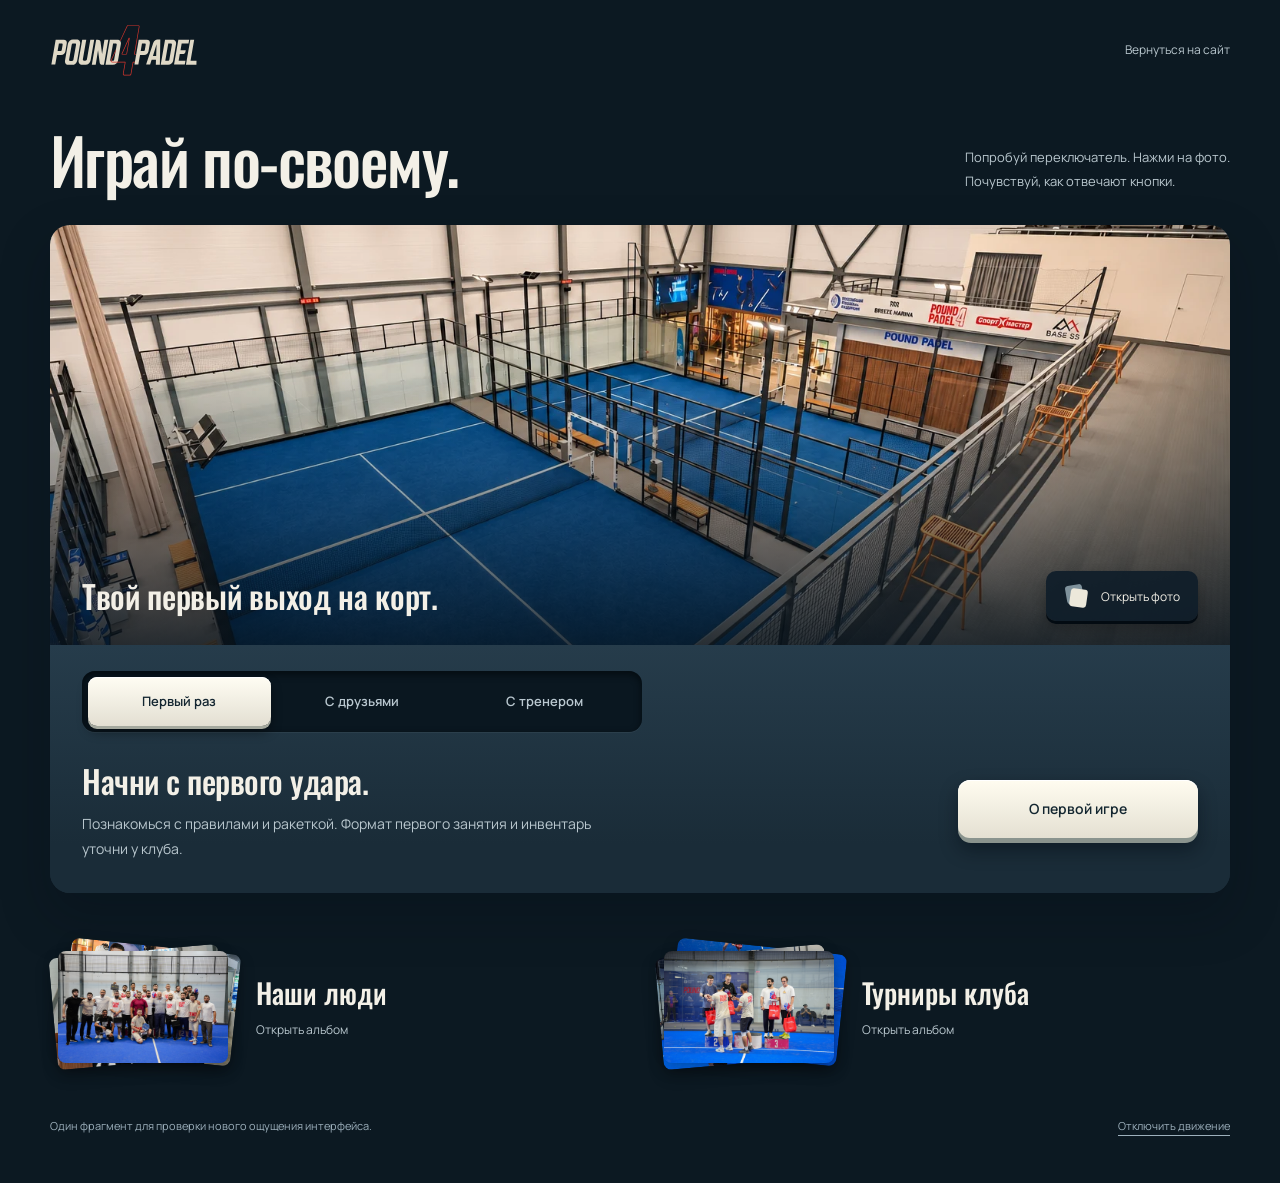
<file: tactile-preview.html>
<!doctype html><html lang="ru"><head><meta charset="utf-8"><meta http-equiv="Content-Security-Policy" content="default-src 'none'; script-src 'self' ; script-src-attr 'none'; style-src 'self' 'unsafe-inline'; img-src 'self' data:; font-src 'self'; media-src 'self'; connect-src 'none'; object-src 'none'; base-uri 'none'; form-action 'none'; upgrade-insecure-requests"><meta name="referrer" content="no-referrer"><meta name="viewport" content="width=device-width,initial-scale=1"><meta name="robots" content="noindex,nofollow"><title>Новый вариант взаимодействий | POUND4PADEL</title><link rel="icon" href="assets/logo.svg"><link rel="stylesheet" href="tactile-preview.css?v=1"><script src="tactile-preview.js?v=1" defer></script></head>
<body><a class="skip" href="#main">К содержанию</a><header class="top"><a href="index.html" aria-label="На главную POUND4PADEL"><img src="assets/logo.svg" width="156" height="55" alt="POUND4PADEL"></a><a class="back" href="index.html">Вернуться на сайт</a></header>
<main id="main"><div class="intro"><h1>Играй по-своему.</h1><p>Попробуй переключатель. Нажми на фото. <br>Почувствуй, как отвечают кнопки.</p></div>
<section class="play-module" aria-label="Выбрать формат игры"><div class="scene"><button class="scene-photo" data-album="club" aria-label="Открыть альбом клуба"><img id="scene-image" src="assets/club-interior/584A3247.webp" alt="Крытые корты POUND4PADEL" width="1600" height="1067" fetchpriority="high"></button><div class="scene-caption"><span id="scene-label">Твой первый выход на корт.</span><button class="photo-key" data-album="club"><span class="photo-symbol" aria-hidden="true"><i></i><i></i></span><span class="photo-label-long">Открыть фото</span><span class="photo-label-short">Фото</span></button></div></div>
<div class="control-deck"><div class="selector" role="tablist" aria-label="Формат игры"><span class="selector-piece" aria-hidden="true"></span><button role="tab" id="choice-first" aria-controls="game-panel" aria-selected="true" data-choice="first">Первый раз</button><button role="tab" id="choice-friends" aria-controls="game-panel" aria-selected="false" tabindex="-1" data-choice="friends">С друзьями</button><button role="tab" id="choice-coach" aria-controls="game-panel" aria-selected="false" tabindex="-1" data-choice="coach">С тренером</button></div><div class="game-panel" id="game-panel" role="tabpanel" aria-labelledby="choice-first"><div class="game-copy"><h2 id="game-title">Начни с первого удара.</h2><p id="game-text">Познакомься с правилами и ракеткой. Формат первого занятия и инвентарь уточни у клуба.</p></div><a class="key primary" id="game-link" href="club.html?format=start#play"><span class="key-face"><span id="game-action">О первой игре</span></span></a></div></div></section>
<section class="albums" aria-label="Фотоальбомы"><button class="album-entry" data-album="people"><span class="photo-stack"><img src="assets/club-people/HAN08735.jpg" alt="" loading="lazy"><img src="assets/club-people/HAN08291.jpg" alt="" loading="lazy"><img class="album-cover" src="assets/club-community.jpg" alt="Участники встреч в клубе" loading="lazy"></span><span class="album-name">Наши люди<span>Открыть альбом</span></span></button><button class="album-entry" data-album="tournament"><span class="photo-stack"><img src="assets/club-tournament/HAN05462.jpg" alt="" loading="lazy"><img src="assets/club-tournament/HAN05530.jpg" alt="" loading="lazy"><img class="album-cover" src="assets/club-awards.jpg" alt="Награждение участников турнира" loading="lazy"></span><span class="album-name">Турниры клуба<span>Открыть альбом</span></span></button></section>
<div class="preview-foot"><p>Один фрагмент для проверки нового ощущения интерфейса.</p><button class="motion-button" aria-pressed="false">Отключить движение</button></div></main>
<dialog class="viewer" aria-label="Просмотр альбома"><div class="viewer-top"><h2 id="viewer-title">Клуб</h2><button class="key small" id="viewer-close"><span class="key-face">Закрыть <svg viewBox="0 0 24 24" aria-hidden="true"><path d="m6 6 12 12M6 18 18 6"/></svg></span></button></div><div class="viewer-stage"><button class="key small prev" aria-label="Предыдущее фото"><span class="key-face">Назад</span></button><div class="viewer-frame"><img id="viewer-image" alt=""><p class="loading" hidden>Загружаем фото…</p><p class="error" hidden>Фото не загрузилось. <button id="retry">Повторить</button></p></div><button class="key small next" aria-label="Следующее фото"><span class="key-face">Далее</span></button></div><div class="viewer-thumbs" aria-label="Фотографии альбома"></div><p class="sr-only" id="viewer-status" aria-live="polite"></p></dialog></body></html>
</file>
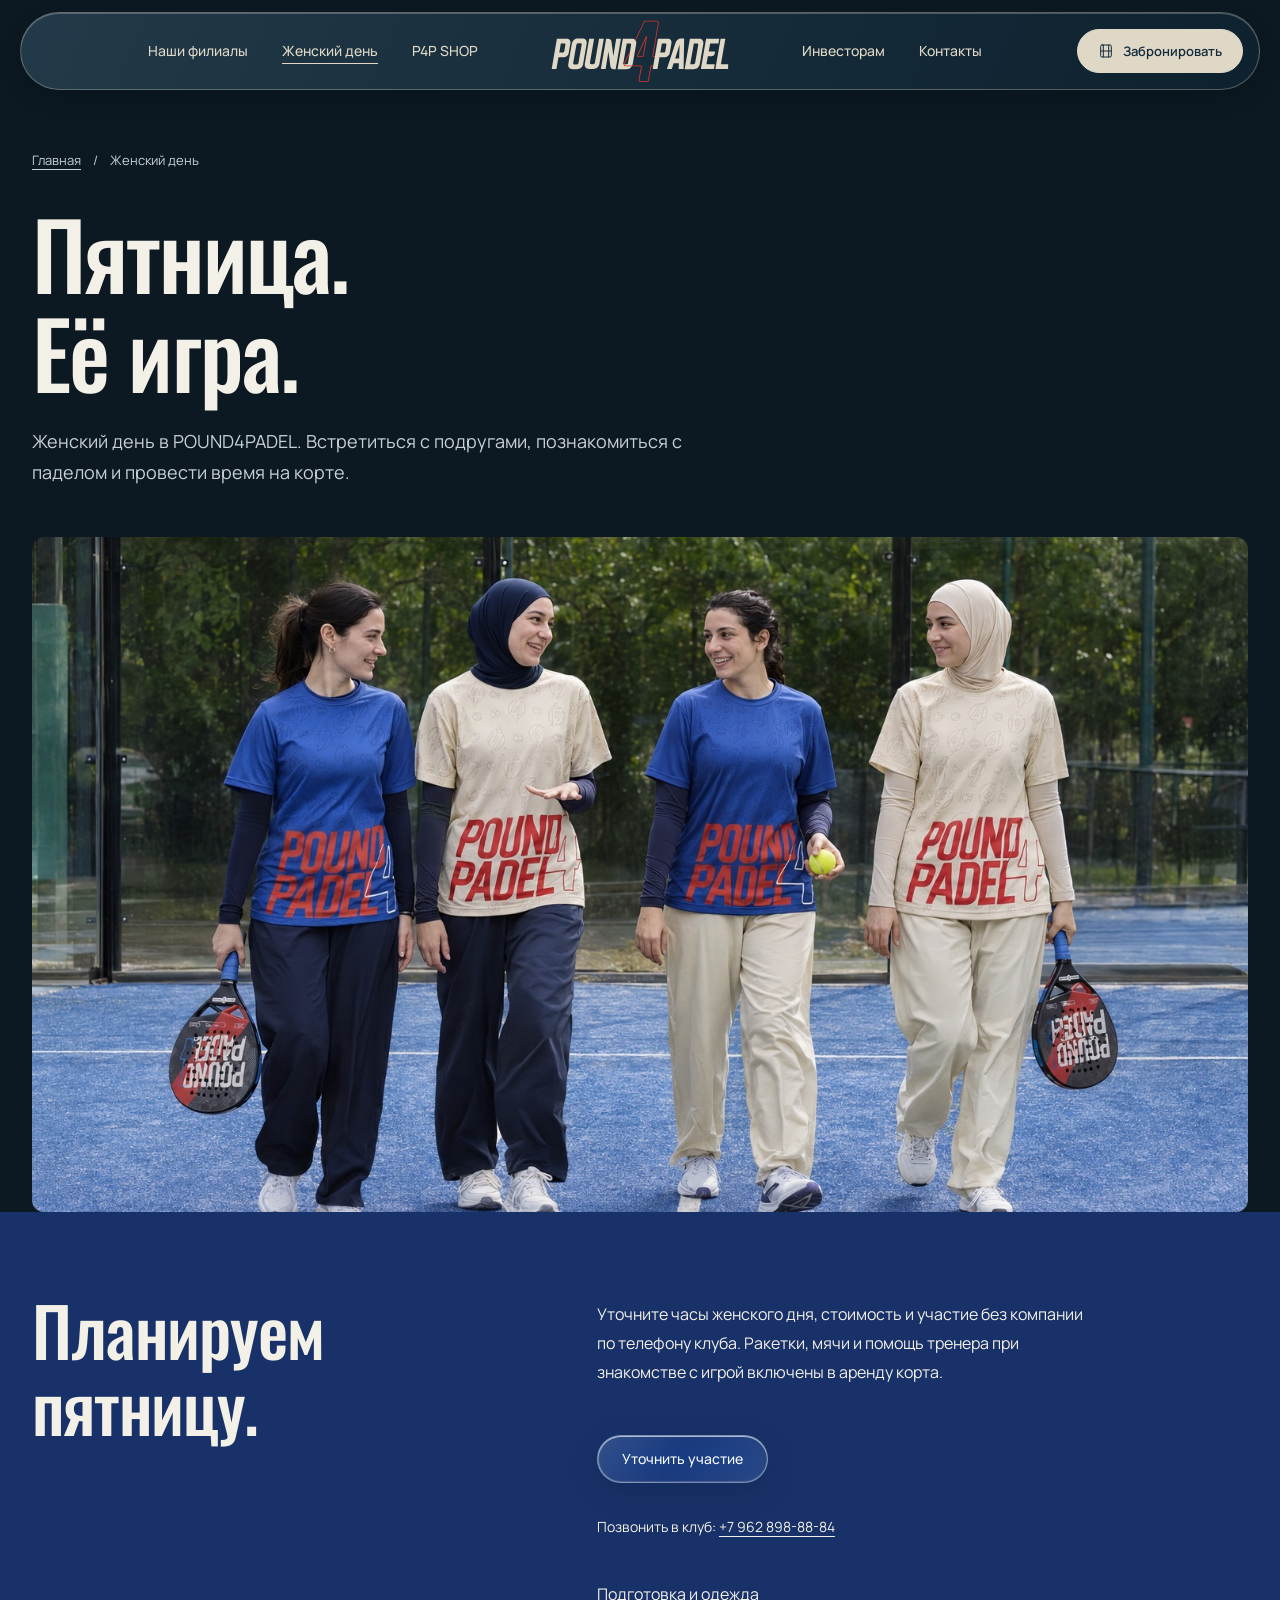
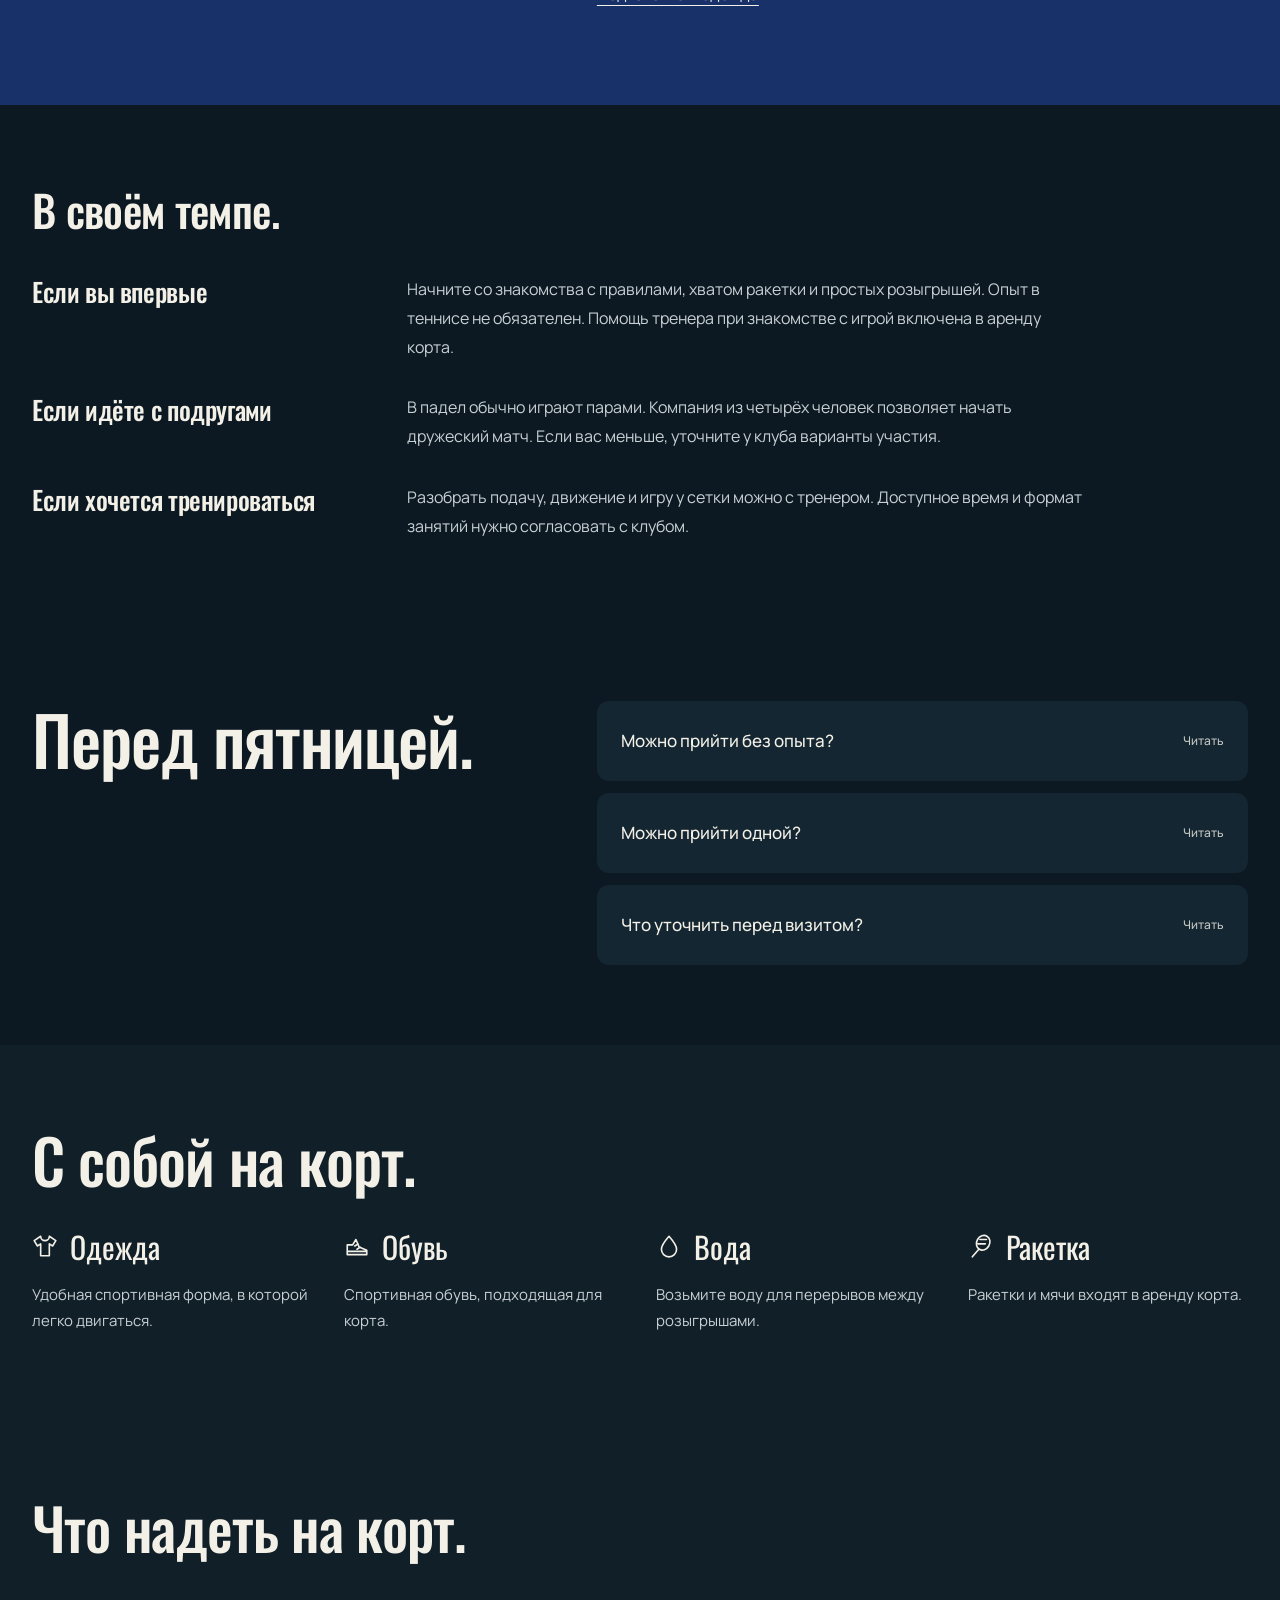
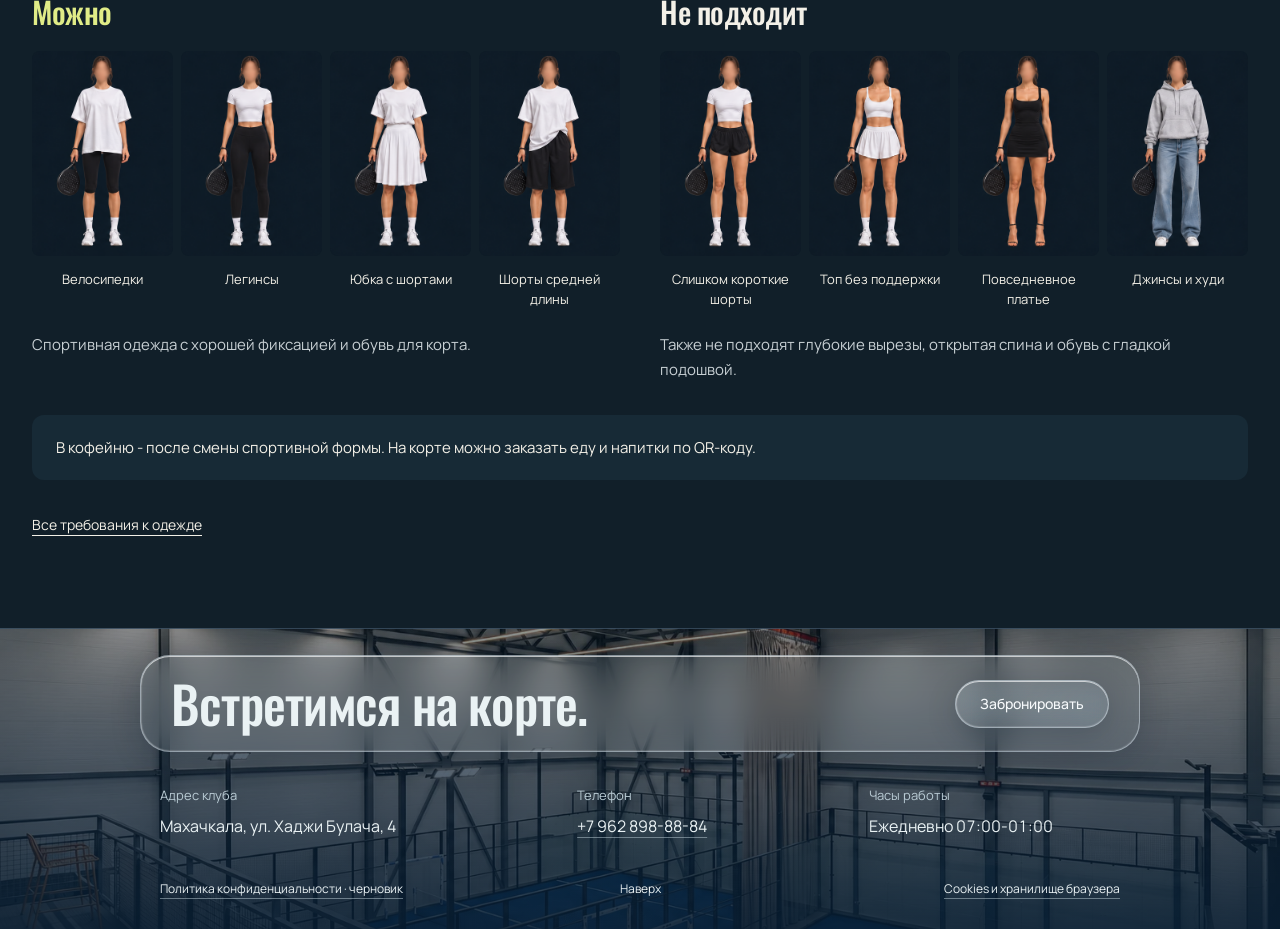
<file: women.html>
<!doctype html>
<html lang="ru">
<head><meta charset="utf-8"><meta http-equiv="Content-Security-Policy" content="default-src 'none'; script-src 'self' 'sha256-GOuy7npAQOIuOG693btuK/VLMtXKJEKAlKMQiYNycAg=' 'sha256-B6gocNLzTUEWvkzGC9O3A/uTC9yXEuEASF6FgSvoytM='; script-src-attr 'none'; style-src 'self' 'unsafe-inline'; img-src 'self' data:; font-src 'self'; media-src 'self'; connect-src 'none'; object-src 'none'; base-uri 'none'; form-action 'none'; upgrade-insecure-requests"><meta name="referrer" content="no-referrer"><meta name="viewport" content="width=device-width,initial-scale=1"><meta name="theme-color" content="#101820"><title>Женский день в падел-клубе | POUND4PADEL, Махачкала</title><meta name="description" content="Пятница - женский день в POUND4PADEL в Махачкале. Знакомство с паделом, игра с подругами, подготовка к визиту и ответы на частые вопросы."><link rel="icon" href="assets/logo-blue.svg" type="image/svg+xml"><link rel="preload" href="assets/oswald.ttf" as="font" type="font/ttf" crossorigin><link rel="stylesheet" href="site-women.514543cc86.css"><script defer src="app.js?v=astra-1"></script><link rel="preload" href="assets/manrope.ttf" as="font" type="font/ttf" crossorigin><script defer src="investors.js?v=3"></script><script defer src="components.js?v=1"></script><script defer src="site-experience.js?v=astra-1"></script>
<link rel="canonical" href="https://jonessssenator-art.github.io/pound4padel-concept/women.html">
<meta name="robots" content="index, follow, max-image-preview:large">
<link rel="sitemap" type="application/xml" href="https://jonessssenator-art.github.io/pound4padel-concept/sitemap.xml">
<meta property="og:type" content="website">
<meta property="og:site_name" content="POUND4PADEL">
<meta property="og:locale" content="ru_RU">
<meta property="og:title" content="Женский день в падел-клубе | POUND4PADEL, Махачкала">
<meta property="og:description" content="Пятница - женский день в POUND4PADEL в Махачкале. Знакомство с паделом, игра с подругами, подготовка к визиту и ответы на частые вопросы.">
<meta property="og:url" content="https://jonessssenator-art.github.io/pound4padel-concept/women.html">
<meta property="og:image" content="https://jonessssenator-art.github.io/pound4padel-concept/assets/women-friday.jpg">
<meta property="og:image:alt" content="Участницы женского дня POUND4PADEL">
<meta property="og:image:width" content="1536">
<meta property="og:image:height" content="1024">
<meta name="twitter:card" content="summary_large_image">
<meta name="twitter:title" content="Женский день в падел-клубе | POUND4PADEL, Махачкала">
<meta name="twitter:description" content="Пятница - женский день в POUND4PADEL в Махачкале. Знакомство с паделом, игра с подругами, подготовка к визиту и ответы на частые вопросы.">
<meta name="twitter:image" content="https://jonessssenator-art.github.io/pound4padel-concept/assets/women-friday.jpg">
<meta name="twitter:image:alt" content="Участницы женского дня POUND4PADEL">
<script type="application/ld+json">
{
  "@context": "https://schema.org",
  "@graph": [
    {
      "@type": [
        "SportsActivityLocation",
        "SportsOrganization"
      ],
      "@id": "https://jonessssenator-art.github.io/pound4padel-concept/#club",
      "name": "POUND4PADEL",
      "url": "https://jonessssenator-art.github.io/pound4padel-concept/",
      "description": "Падел-клуб POUND4PADEL в Махачкале.",
      "sport": "Падел",
      "logo": "https://jonessssenator-art.github.io/pound4padel-concept/assets/logo-blue.svg",
      "image": "https://jonessssenator-art.github.io/pound4padel-concept/assets/club-community.jpg",
      "address": {
        "@type": "PostalAddress",
        "streetAddress": "ул. Хаджи Булача, 4",
        "addressLocality": "Махачкала",
        "addressRegion": "Республика Дагестан",
        "addressCountry": "RU"
      },
      "telephone": "+79628988884",
      "openingHoursSpecification": {
        "@type": "OpeningHoursSpecification",
        "dayOfWeek": [
          "https://schema.org/Monday",
          "https://schema.org/Tuesday",
          "https://schema.org/Wednesday",
          "https://schema.org/Thursday",
          "https://schema.org/Friday",
          "https://schema.org/Saturday",
          "https://schema.org/Sunday"
        ],
        "opens": "07:00",
        "closes": "01:00"
      }
    },
    {
      "@type": "WebSite",
      "@id": "https://jonessssenator-art.github.io/pound4padel-concept/#website",
      "url": "https://jonessssenator-art.github.io/pound4padel-concept/",
      "name": "POUND4PADEL",
      "inLanguage": "ru-RU",
      "publisher": {
        "@id": "https://jonessssenator-art.github.io/pound4padel-concept/#club"
      }
    },
    {
      "@type": "WebPage",
      "@id": "https://jonessssenator-art.github.io/pound4padel-concept/women.html#webpage",
      "url": "https://jonessssenator-art.github.io/pound4padel-concept/women.html",
      "name": "Женский день в падел-клубе | POUND4PADEL, Махачкала",
      "description": "Пятница - женский день в POUND4PADEL в Махачкале. Знакомство с паделом, игра с подругами, подготовка к визиту и ответы на частые вопросы.",
      "inLanguage": "ru-RU",
      "isPartOf": {
        "@id": "https://jonessssenator-art.github.io/pound4padel-concept/#website"
      },
      "about": {
        "@id": "https://jonessssenator-art.github.io/pound4padel-concept/#club"
      },
      "publisher": {
        "@id": "https://jonessssenator-art.github.io/pound4padel-concept/#club"
      },
      "primaryImageOfPage": {
        "@id": "https://jonessssenator-art.github.io/pound4padel-concept/women.html#image"
      },
      "breadcrumb": {
        "@id": "https://jonessssenator-art.github.io/pound4padel-concept/women.html#breadcrumb"
      }
    },
    {
      "@type": "ImageObject",
      "@id": "https://jonessssenator-art.github.io/pound4padel-concept/women.html#image",
      "contentUrl": "https://jonessssenator-art.github.io/pound4padel-concept/assets/women-friday.jpg",
      "caption": "Участницы женского дня POUND4PADEL",
      "width": 1536,
      "height": 1024
    },
    {
      "@type": "BreadcrumbList",
      "@id": "https://jonessssenator-art.github.io/pound4padel-concept/women.html#breadcrumb",
      "itemListElement": [
        {
          "@type": "ListItem",
          "position": 1,
          "name": "Главная",
          "item": "https://jonessssenator-art.github.io/pound4padel-concept/"
        },
        {
          "@type": "ListItem",
          "position": 2,
          "name": "Женский день",
          "item": "https://jonessssenator-art.github.io/pound4padel-concept/women.html"
        }
      ]
    }
  ]
}
</script>
<link rel="preload" href="assets/logo.svg" as="image"><script defer src="faq.js?v=1"></script><script>document.documentElement.dataset.chrome=new URLSearchParams(location.search).get("chrome")||"compact";</script><script defer src="astra-motion.js?v=1"></script></head>
<body class="site-experience detail-page women-page"><script src="loader.js?v=logo-draw-1"></script><a class="skip" href="#main">К содержанию</a><header class="header" id="top"><a class="brand" href="./" aria-label="POUND4PADEL - главная"><img src="assets/logo.svg" width="150" height="53" alt="POUND4PADEL"></a><nav id="navigation" aria-label="Основная навигация"><span class="nav-left"><a href="club.html">Наши филиалы</a><a href="women.html" aria-current="page">Женский день</a><a href="equipment.html">P4P SHOP</a></span><span class="nav-right"><a href="investors.html">Инвесторам</a><a href="#contacts">Контакты</a></span></nav><a class="header-cta ui-button ui-button-small" href="https://app.pound4padel.pro/"><svg class="site-icon" viewBox="0 0 24 24" fill="none" stroke="currentColor" stroke-width="1.6" stroke-linecap="round" stroke-linejoin="round" aria-hidden="true"><rect x="4" y="3" width="16" height="18" rx="2"/><path d="M4 12h16M8 3v18m8-18v18"/></svg>Забронировать</a><span class="header-city">Махачкала</span><button class="menu" aria-label="Открыть меню" aria-controls="navigation" aria-expanded="false"><i class="menu-lines" aria-hidden="true"><span></span><span></span></i><b class="menu-label" aria-hidden="true">Меню</b></button></header><main id="main"><section class="page-intro"><nav class="breadcrumbs" aria-label="Путь к странице"><a href="./">Главная</a><span aria-hidden="true">/</span><span aria-current="page">Женский день</span></nav><h1>Пятница.<br>Её игра.</h1><p>Женский день в POUND4PADEL. Встретиться с подругами, познакомиться с паделом и провести время на корте.</p></section><figure class="page-wide-photo women-lead"><img src="assets/women-friday.jpg" width="1536" height="1024" alt="Участницы женского дня POUND4PADEL на корте" fetchpriority="high"></figure><section class="page-note section" id="women-booking"><h2>Планируем<br>пятницу.</h2><div><p>Уточните часы женского дня, стоимость и участие без компании по телефону клуба. Ракетки, мячи и помощь тренера при знакомстве с игрой включены в аренду корта.</p><div class="visitor-actions"><a class="ui-button" href="tel:+79628988884">Уточнить участие</a></div><p class="visitor-contact">Позвонить в клуб: <a href="tel:+79628988884">+7 962 898-88-84</a></p><a class="visitor-text-link" href="#dress-code">Подготовка и одежда</a></div></section>
<section class="reading-section section"><h2>В своём темпе.</h2><div class="reading-rows"><article><h3>Если вы впервые</h3><p>Начните со знакомства с правилами, хватом ракетки и простых розыгрышей. Опыт в теннисе не обязателен. Помощь тренера при знакомстве с игрой включена в аренду корта.</p></article><article><h3>Если идёте с подругами</h3><p>В падел обычно играют парами. Компания из четырёх человек позволяет начать дружеский матч. Если вас меньше, уточните у клуба варианты участия.</p></article><article><h3>Если хочется тренироваться</h3><p>Разобрать подачу, движение и игру у сетки можно с тренером. Доступное время и формат занятий нужно согласовать с клубом.</p></article></div></section><section class="first section"><div><h2>Перед пятницей.</h2></div><div class="questions"><details class="faq-item"><summary>Можно прийти без опыта?<span class="faq-action" aria-hidden="true"></span></summary><div class="faq-answer"><p>Да. Опыт в ракеточных видах спорта не нужен. Помощь тренера при знакомстве с игрой включена в аренду корта.</p></div></details><details class="faq-item"><summary>Можно прийти одной?<span class="faq-action" aria-hidden="true"></span></summary><div class="faq-answer"><p>Если нужна компания для игры, уточните у клуба возможность присоединиться к группе. Подбор участников через этот сайт пока недоступен.</p></div></details><details class="faq-item"><summary>Что уточнить перед визитом?<span class="faq-action" aria-hidden="true"></span></summary><div class="faq-answer"><p>Уточните часы женского дня, стоимость участия и возможность прийти одной. Ракетки и мячи входят в аренду; отдельное занятие с тренером согласуется заранее.</p></div></details></div></section>
<section class="packing section"><h2>С собой на корт.</h2><dl><div><dt><svg class="site-icon" viewBox="0 0 24 24" fill="none" stroke="currentColor" stroke-width="1.6" stroke-linecap="round" stroke-linejoin="round" aria-hidden="true"><path d="m8 3-6 4 3 5 3-2v11h8V10l3 2 3-5-6-4a4 4 0 0 1-8 0Z"/></svg>Одежда</dt><dd>Удобная спортивная форма, в которой легко двигаться.</dd></div><div><dt><svg class="site-icon" viewBox="0 0 24 24" fill="none" stroke="currentColor" stroke-width="1.6" stroke-linecap="round" stroke-linejoin="round" aria-hidden="true"><path d="M3 11v9h18v-4l-7-3-3-7-3 5H3Zm0 6h18m-8-7-3 2m5 1-3 2"/></svg>Обувь</dt><dd>Спортивная обувь, подходящая для корта.</dd></div><div><dt><svg class="site-icon" viewBox="0 0 24 24" fill="none" stroke="currentColor" stroke-width="1.6" stroke-linecap="round" stroke-linejoin="round" aria-hidden="true"><path d="M12 3S5 11 5 15a7 7 0 0 0 14 0c0-4-7-12-7-12Z"/></svg>Вода</dt><dd>Возьмите воду для перерывов между розыгрышами.</dd></div><div><dt><svg class="site-icon" viewBox="0 0 24 24" fill="none" stroke="currentColor" stroke-width="1.6" stroke-linecap="round" stroke-linejoin="round" aria-hidden="true"><ellipse cx="14" cy="9" rx="6" ry="7" transform="rotate(30 14 9)"/><path d="m10 15-6 7m7-16h6m-8 4h7"/></svg>Ракетка</dt><dd>Ракетки и мячи входят в аренду корта.</dd></div></dl></section>
<section class="dress-code section" id="dress-code" aria-labelledby="dress-title"><h2 id="dress-title">Что надеть на корт.</h2><div class="dress-looks"><article class="dress-look dress-yes"><h3>Можно</h3><div class="dress-examples"><figure class="dress-example"><div class="dress-person"><img src="assets/women-outfits-anonymous.png" alt="Велосипедки" loading="lazy" width="1536" height="1024" style="--column:0;--row:0"></div><figcaption>Велосипедки</figcaption></figure><figure class="dress-example"><div class="dress-person"><img src="assets/women-outfits-anonymous.png" alt="Легинсы" loading="lazy" width="1536" height="1024" style="--column:1;--row:0"></div><figcaption>Легинсы</figcaption></figure><figure class="dress-example"><div class="dress-person"><img src="assets/women-outfits-anonymous.png" alt="Юбка с шортами" loading="lazy" width="1536" height="1024" style="--column:2;--row:0"></div><figcaption>Юбка с шортами</figcaption></figure><figure class="dress-example"><div class="dress-person"><img src="assets/women-outfits-anonymous.png" alt="Шорты средней длины" loading="lazy" width="1536" height="1024" style="--column:3;--row:0"></div><figcaption>Шорты средней длины</figcaption></figure></div><p>Спортивная одежда с хорошей фиксацией и обувь для корта.</p></article><article class="dress-look dress-no"><h3>Не подходит</h3><div class="dress-examples"><figure class="dress-example"><div class="dress-person"><img src="assets/women-outfits-anonymous.png" alt="Слишком короткие шорты" loading="lazy" width="1536" height="1024" style="--column:0;--row:1"></div><figcaption>Слишком короткие шорты</figcaption></figure><figure class="dress-example"><div class="dress-person"><img src="assets/women-outfits-anonymous.png" alt="Топ без поддержки" loading="lazy" width="1536" height="1024" style="--column:1;--row:1"></div><figcaption>Топ без поддержки</figcaption></figure><figure class="dress-example"><div class="dress-person"><img src="assets/women-outfits-anonymous.png" alt="Повседневное платье" loading="lazy" width="1536" height="1024" style="--column:2;--row:1"></div><figcaption>Повседневное платье</figcaption></figure><figure class="dress-example"><div class="dress-person"><img src="assets/women-outfits-anonymous.png" alt="Джинсы и худи" loading="lazy" width="1536" height="1024" style="--column:3;--row:1"></div><figcaption>Джинсы и худи</figcaption></figure></div><p>Также не подходят глубокие вырезы, открытая спина и обувь с гладкой подошвой.</p></article></div><p class="dress-cafe-short">В кофейню - после смены спортивной формы. На корте можно заказать еду и напитки по QR-коду.</p><details class="dress-rules"><summary>Все требования к одежде</summary><div class="dress-columns"><div><h3>Подходит для игры</h3><ul><li>Спортивные шорты средней длины.</li><li>Юбки и платья с шортами в теннисном стиле.</li><li>Легинсы и велосипедки.</li><li>Футболки и топы с рукавами или без, с хорошей фиксацией.</li><li>Спортивная обувь, подходящая для покрытия корта.</li></ul></div><div><h3>Не подходит для корта</h3><ul><li>Слишком короткие юбки без шорт под ними и слишком короткие шорты.</li><li>Одежда с глубокими вырезами или открытой спиной, топы без поддержки.</li><li>Обтягивающая одежда, не предназначенная для спорта.</li><li>Повседневная одежда: джинсы, платья, худи.</li><li>Обувь не для падела: кеды, кроссовки с гладкой подошвой.</li></ul></div></div></details></section></main><dialog class="image-dialog" aria-label="Просмотр фотографий"><button class="dialog-close ui-button ui-button-small" aria-label="Закрыть просмотр">Закрыть <span aria-hidden="true">×</span></button><img alt=""><p aria-live="polite"></p><div class="gallery-controls" hidden><div class="gallery-step"><button type="button" class="ui-button ui-button-small" data-gallery-step="-1" aria-label="Предыдущее фото">Назад</button><button type="button" class="ui-button ui-button-small" data-gallery-step="1" aria-label="Следующее фото">Далее</button></div><div class="gallery-thumbs" aria-label="Фотографии клуба"></div></div></dialog><footer class="site-footer" id="footer"><div class="footer-invite"><h2>Встретимся на корте.</h2><a class="ui-button" href="https://app.pound4padel.pro/">Забронировать</a></div><div class="club-contacts" id="contacts" role="group" aria-label="Контакты клуба"><div><span class="contact-label">Адрес клуба</span><address>Махачкала, ул. Хаджи Булача, 4</address></div><div><span class="contact-label">Телефон</span><a class="contact-phone" href="tel:+79628988884">+7 962 898-88-84</a></div><div><span class="contact-label">Часы работы</span><p>Ежедневно <span class="contact-hours">07:00-01:00</span></p></div></div><div class="footer-bottom"><a href="privacy.html">Политика конфиденциальности · черновик</a><a class="footer-top" href="#top">Наверх</a><a href="cookies.html">Cookies и хранилище браузера</a></div></footer><script src="chrome-options.js"></script></body></html>
</file>
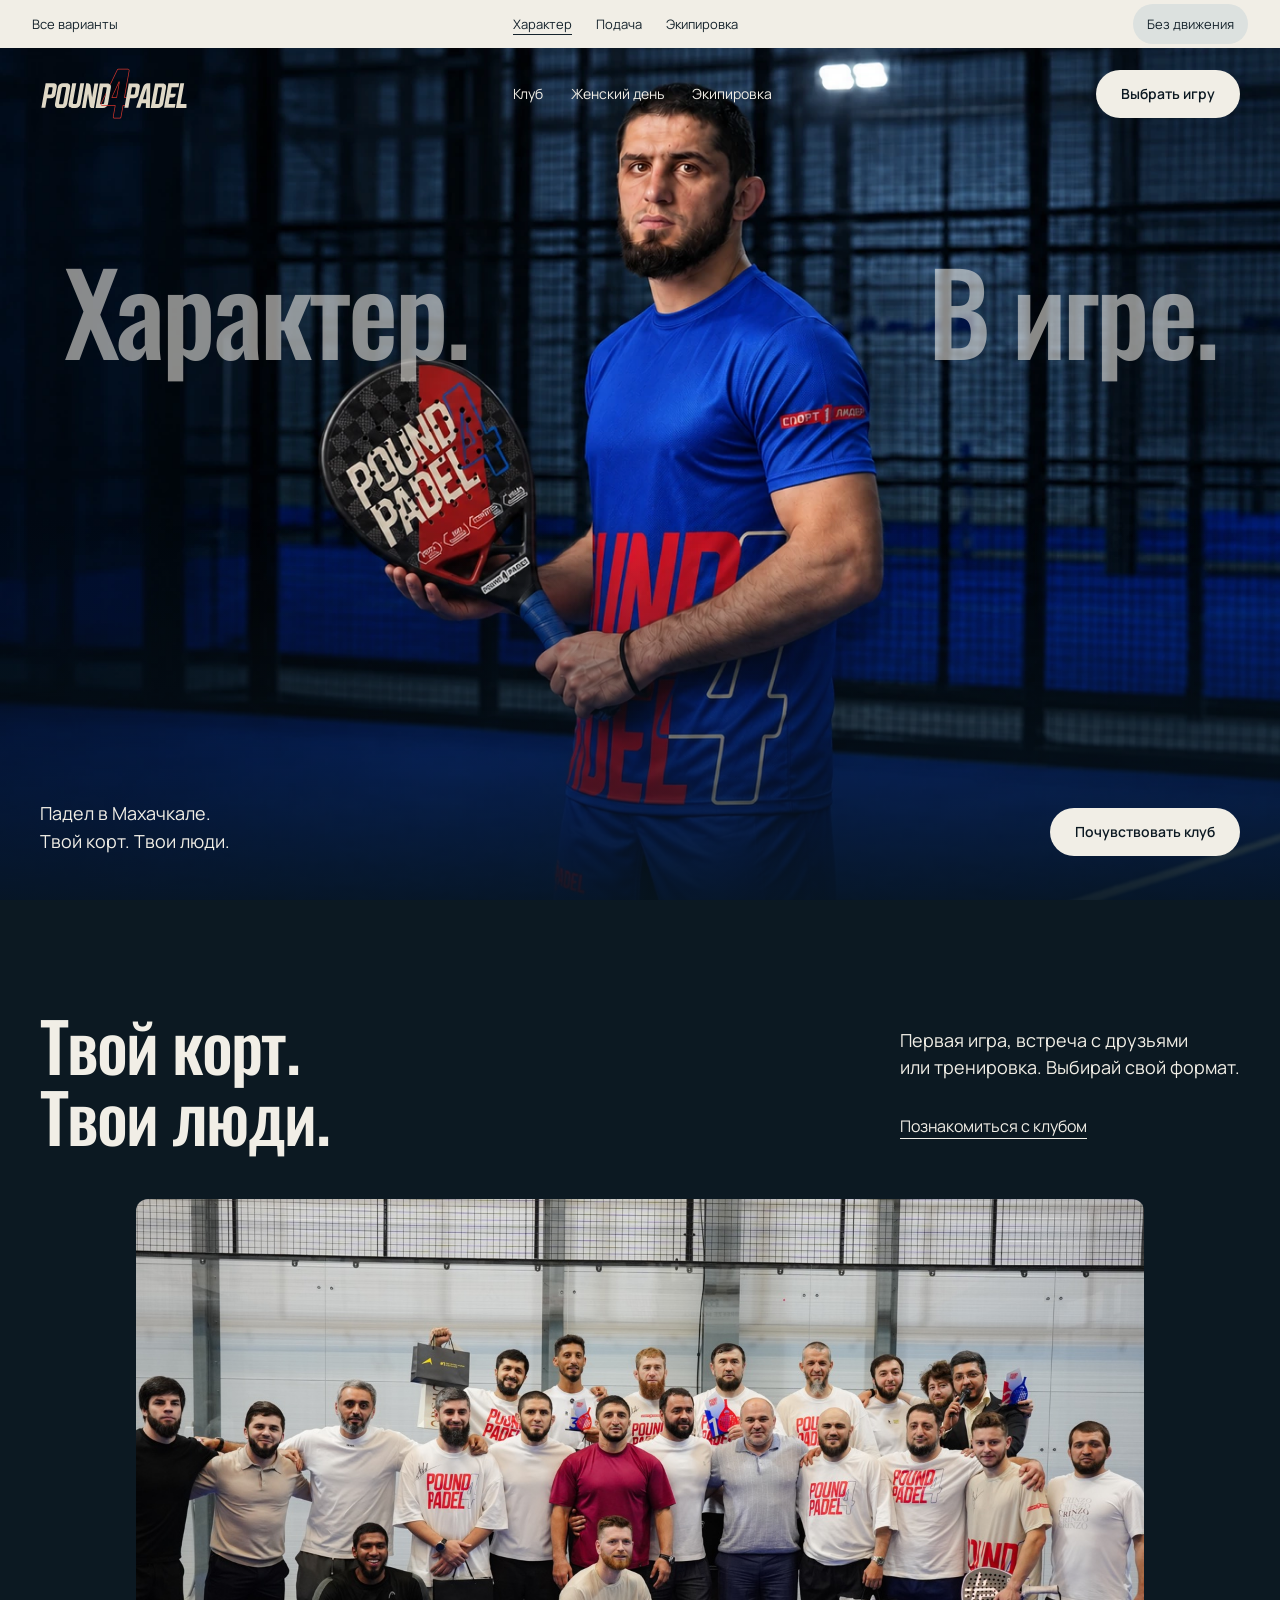
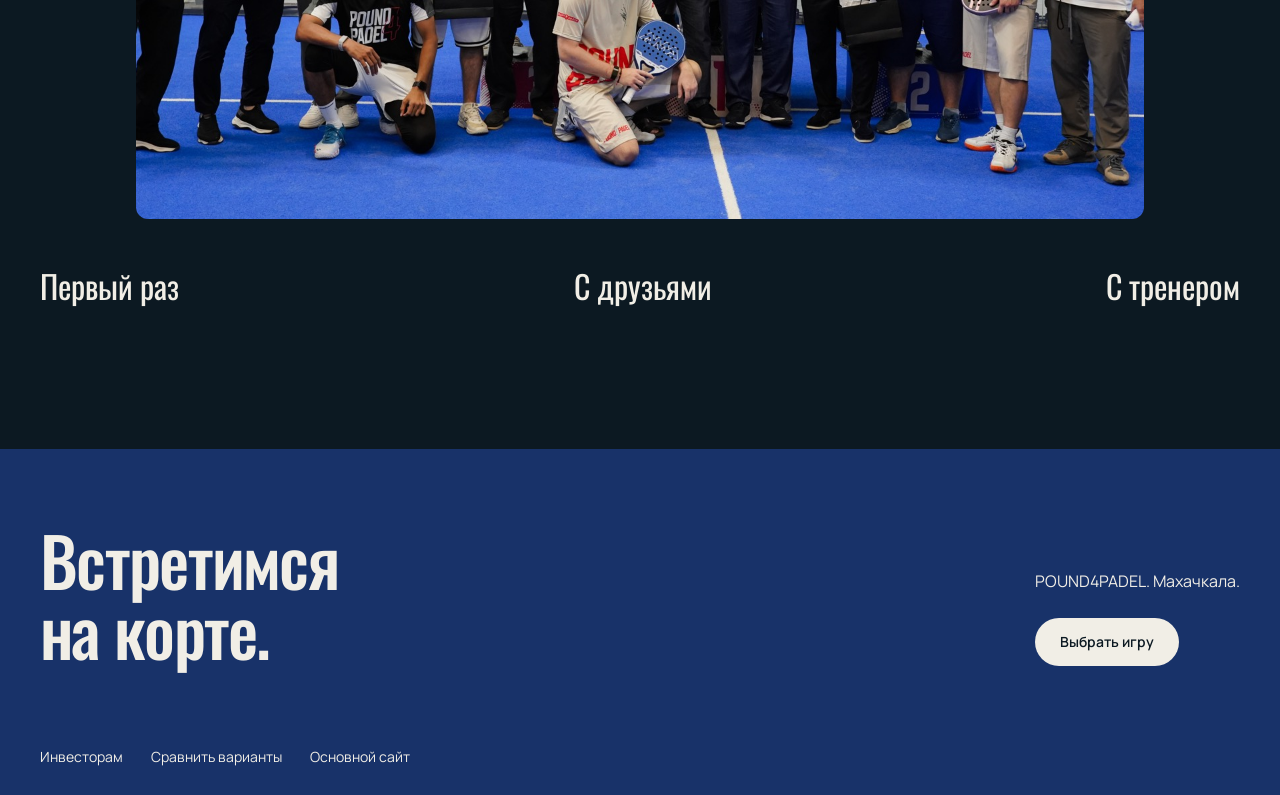
<file: motion-lab/character.html>
<!doctype html><html lang="ru"><head><meta charset="utf-8"><meta name="viewport" content="width=device-width,initial-scale=1"><meta name="robots" content="noindex,nofollow"><meta name="theme-color" content="#0c1922"><link rel="icon" href="../assets/logo.svg"><link rel="stylesheet" href="vendor/lenis.css"><link rel="stylesheet" href="motion.css"><title>POUND4PADEL - Характер</title><script defer src="vendor/gsap.min.js"></script><script defer src="vendor/ScrollTrigger.min.js"></script><script defer src="vendor/lenis.min.js"></script><script defer src="motion.js"></script></head><body data-variant="character"><a class="skip" href="#main">К содержанию</a><aside class="review-bar" aria-label="Варианты дизайна"><a href="index.html">Все варианты</a><nav><a href="character.html">Характер</a><a href="serve.html">Подача</a><a href="equipment.html">Экипировка</a></nav><button class="motion-toggle" type="button" aria-pressed="false">Без движения</button></aside><header class="header"><a href="../index.html" aria-label="POUND4PADEL - основной сайт"><img src="../assets/logo.svg" alt="POUND4PADEL" width="148" height="52"></a><nav aria-label="Разделы сайта"><a href="../club.html">Клуб</a><a href="../women.html">Женский день</a><a href="../equipment.html">Экипировка</a></nav><a class="button" href="../club.html#play">Выбрать игру</a></header><main id="main"><section class="hero portrait"><img class="portrait-photo" src="../assets/islam-indoor-blue-hero.webp" alt="Ислам Махачев на корте POUND4PADEL" width="1672" height="941" fetchpriority="high"><h1><span>Характер.</span><span>В игре.</span></h1><div class="hero-bottom"><p>Падел в Махачкале.<br>Твой корт. Твои люди.</p><a class="button" href="#club">Почувствовать клуб</a></div></section><section class="club-section" id="club"><div class="section-heading"><h2>Твой корт.<br>Твои люди.</h2><div><p>Первая игра, встреча с друзьями<br>или тренировка. Выбирай свой формат.</p><a class="text-link" href="../club.html">Познакомиться с клубом</a></div></div><a class="club-image" href="../club.html"><img src="../assets/club-community.jpg" alt="Встреча участников клуба на корте" width="1800" height="1200"></a><div class="format-links"><a href="../club.html?format=start#play">Первый раз</a><a href="../club.html?format=friends#play">С друзьями</a><a href="../club.html?format=practice#play">С тренером</a></div></section></main><footer><h2>Встретимся<br>на корте.</h2><div><p>POUND4PADEL. Махачкала.</p><a class="button" href="../club.html#play">Выбрать игру</a></div><nav aria-label="Дополнительные разделы"><a href="../investors.html">Инвесторам</a><a href="index.html">Сравнить варианты</a><a href="../index.html">Основной сайт</a></nav></footer></body></html>
</file>
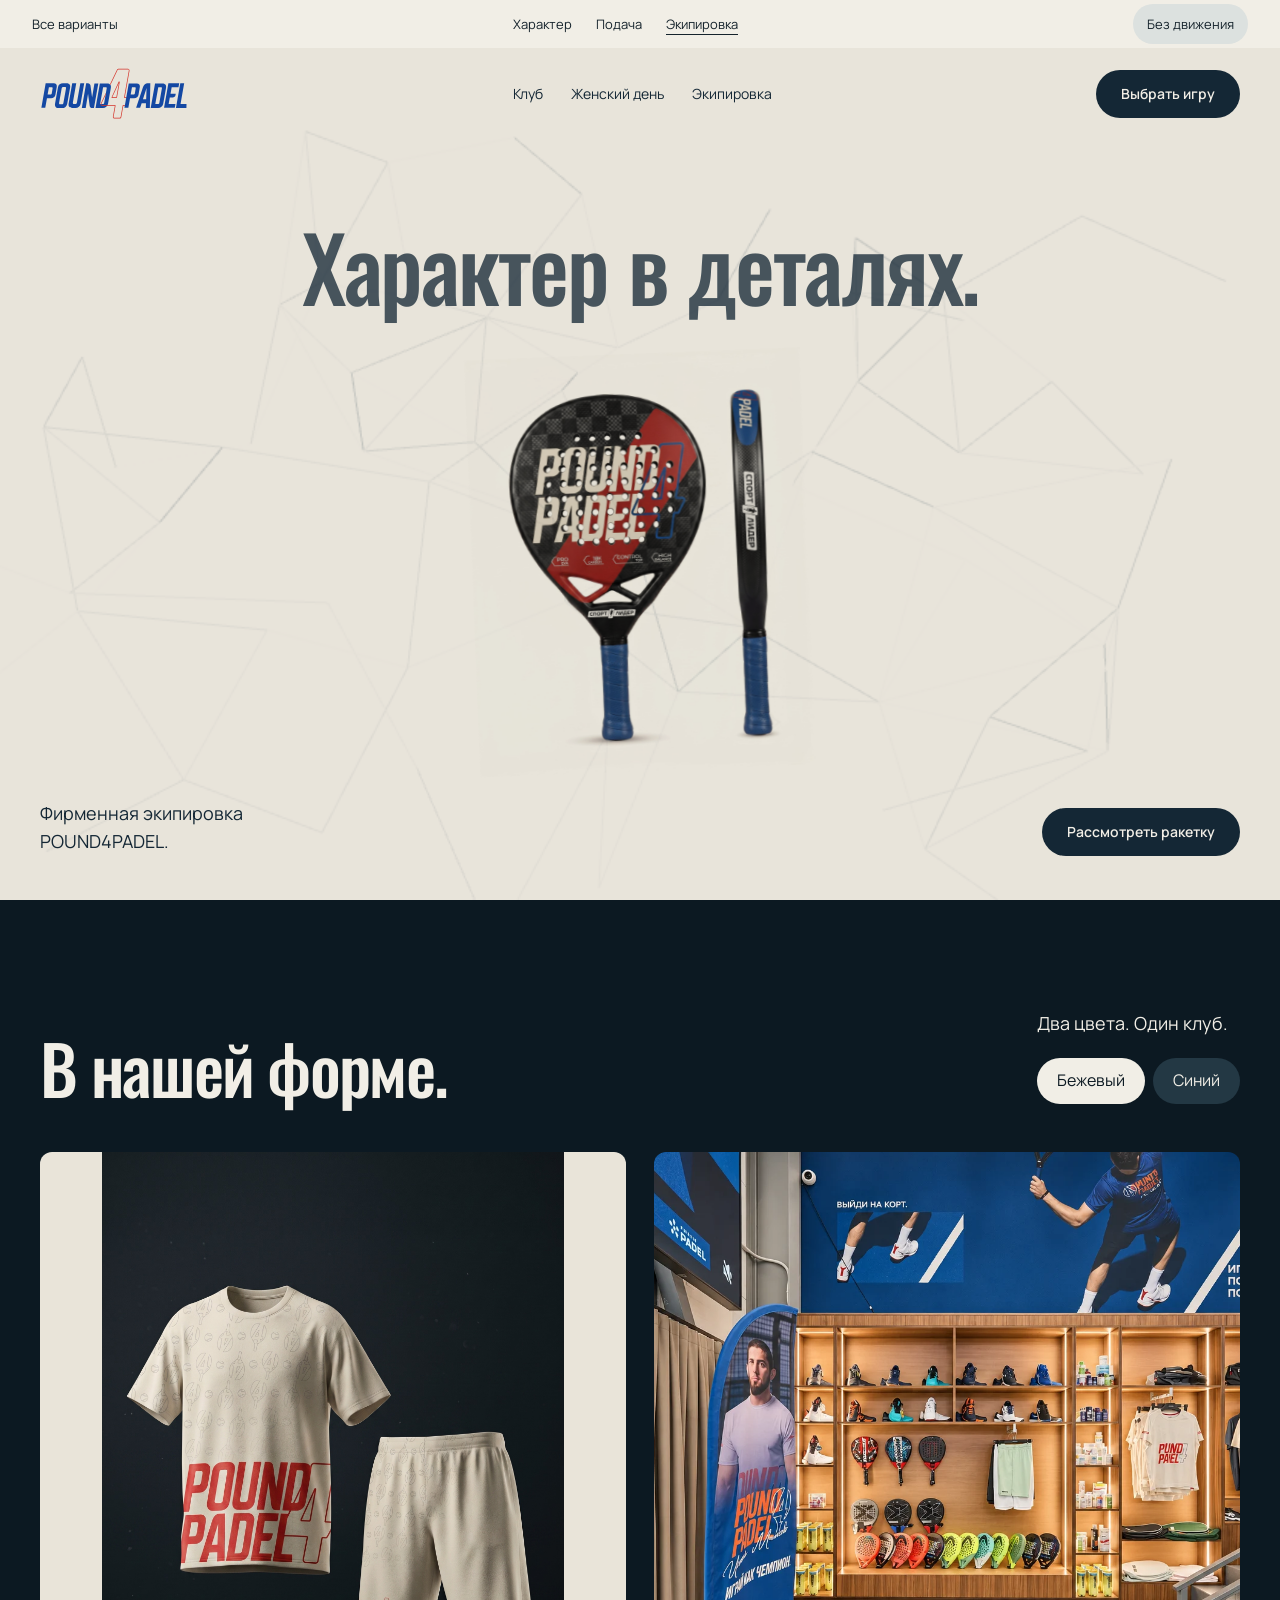
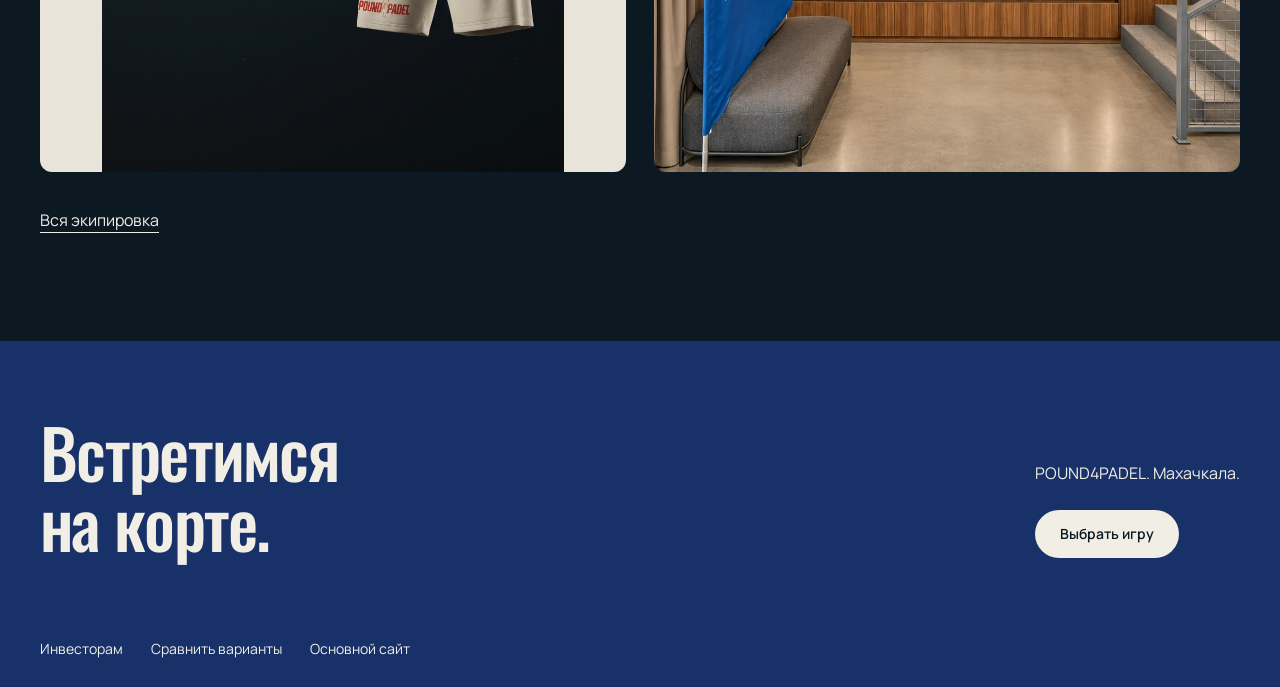
<file: motion-lab/equipment.html>
<!doctype html><html lang="ru"><head><meta charset="utf-8"><meta name="viewport" content="width=device-width,initial-scale=1"><meta name="robots" content="noindex,nofollow"><meta name="theme-color" content="#0c1922"><link rel="icon" href="../assets/logo.svg"><link rel="stylesheet" href="vendor/lenis.css"><link rel="stylesheet" href="motion.css"><title>POUND4PADEL - Экипировка</title><script defer src="vendor/gsap.min.js"></script><script defer src="vendor/ScrollTrigger.min.js"></script><script defer src="vendor/lenis.min.js"></script><script defer src="motion.js"></script></head><body data-variant="equipment"><a class="skip" href="#main">К содержанию</a><aside class="review-bar" aria-label="Варианты дизайна"><a href="index.html">Все варианты</a><nav><a href="character.html">Характер</a><a href="serve.html">Подача</a><a href="equipment.html">Экипировка</a></nav><button class="motion-toggle" type="button" aria-pressed="false">Без движения</button></aside><header class="header"><a href="../index.html" aria-label="POUND4PADEL - основной сайт"><img src="../assets/logo-blue.svg" alt="POUND4PADEL" width="148" height="52"></a><nav aria-label="Разделы сайта"><a href="../club.html">Клуб</a><a href="../women.html">Женский день</a><a href="../equipment.html">Экипировка</a></nav><a class="button" href="../club.html#play">Выбрать игру</a></header><main id="main"><section class="hero equipment"><div id="net" aria-hidden="true"></div><h1>Характер в деталях.</h1><img class="racket" src="../assets/racket-front.png" alt="Фирменная ракетка POUND4PADEL, фронтальный вид и профиль"><div class="hero-bottom"><p>Фирменная экипировка<br>POUND4PADEL.</p><a class="button" href="../equipment.html#racket">Рассмотреть ракетку</a></div></section><section class="kit-section"><div class="section-heading"><h2>В нашей форме.</h2><div><p>Два цвета. Один клуб.</p><div class="swatches" aria-label="Цвет формы"><button aria-pressed="true" data-kit="kit.jpeg">Бежевый</button><button aria-pressed="false" data-kit="kit-blue.jpeg">Синий</button></div></div></div><div class="kit-layout"><img id="kit-photo" src="../assets/kit.jpeg" alt="Бежевая форма POUND4PADEL"><img src="../assets/club-interior/584A3202.webp" alt="Фирменная экипировка в клубе" loading="lazy"></div><a class="text-link" href="../equipment.html">Вся экипировка</a></section></main><footer><h2>Встретимся<br>на корте.</h2><div><p>POUND4PADEL. Махачкала.</p><a class="button" href="../club.html#play">Выбрать игру</a></div><nav aria-label="Дополнительные разделы"><a href="../investors.html">Инвесторам</a><a href="index.html">Сравнить варианты</a><a href="../index.html">Основной сайт</a></nav></footer></body></html>
</file>
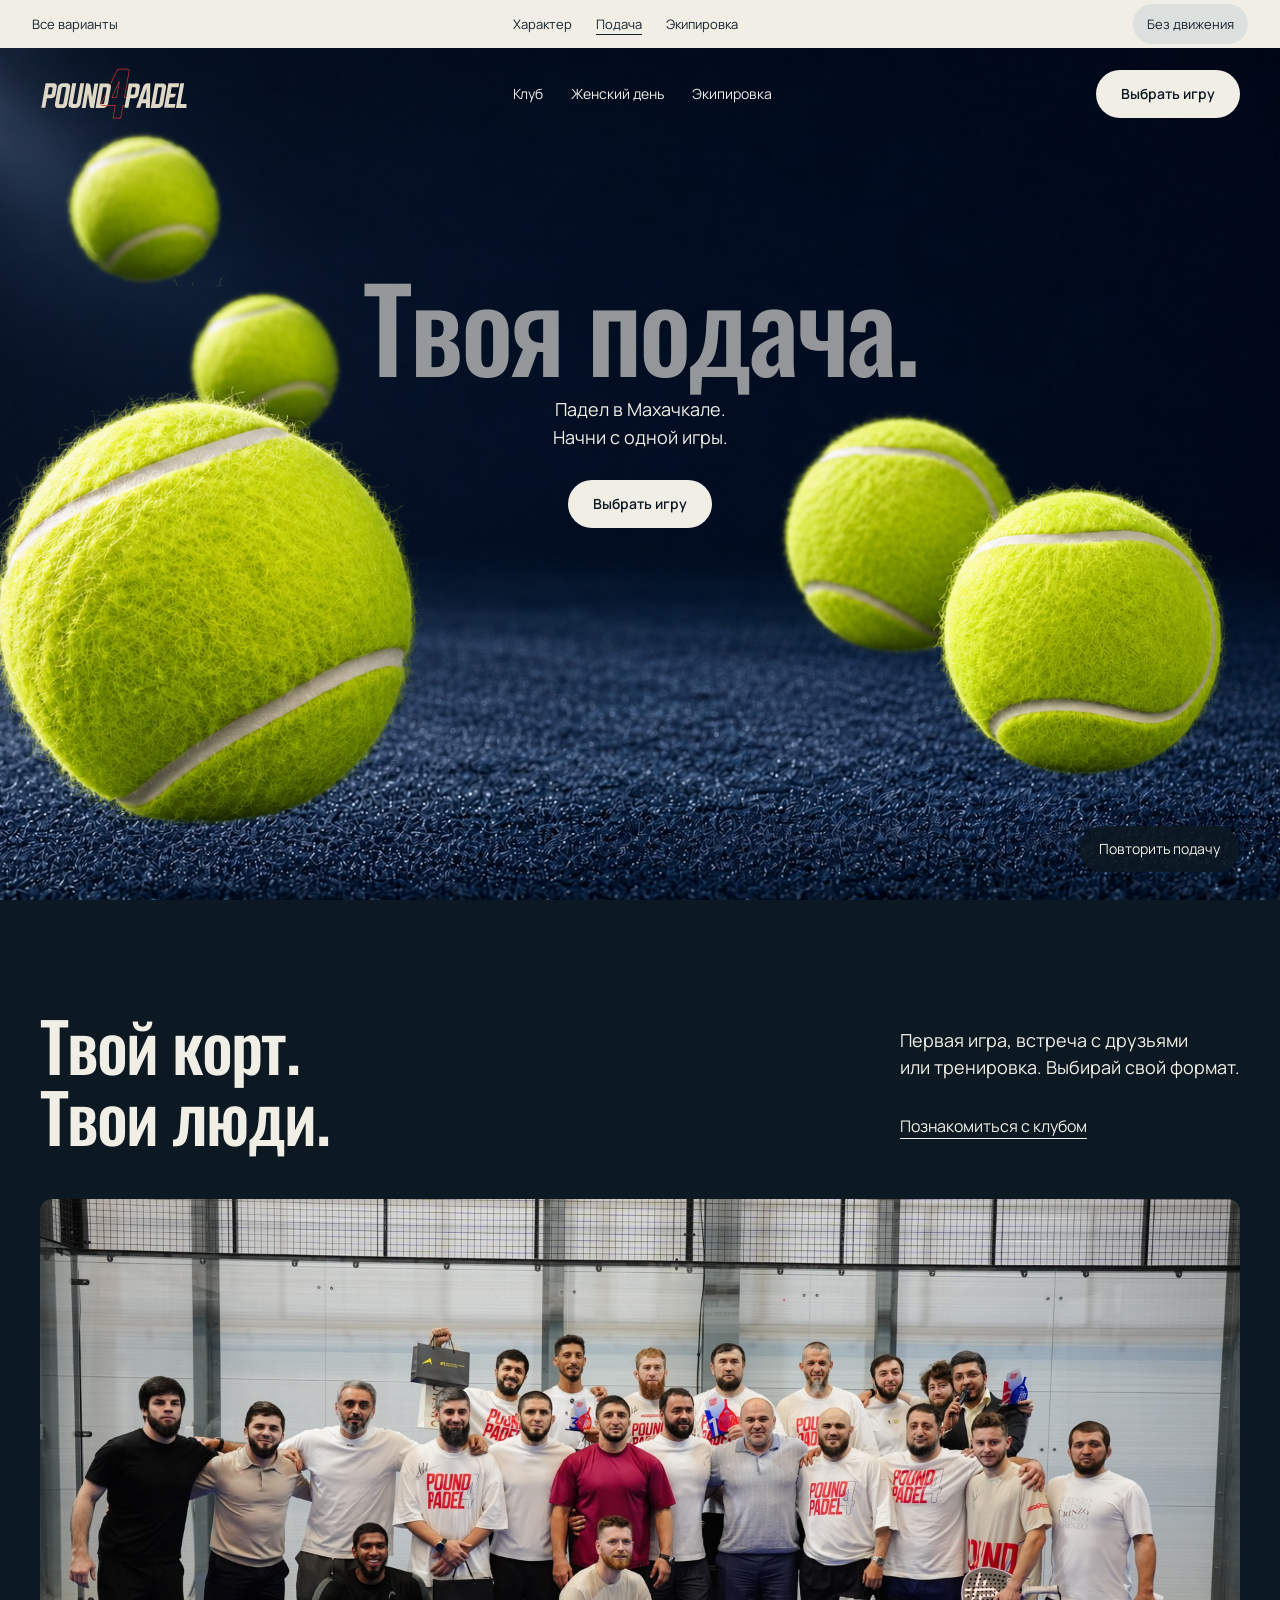
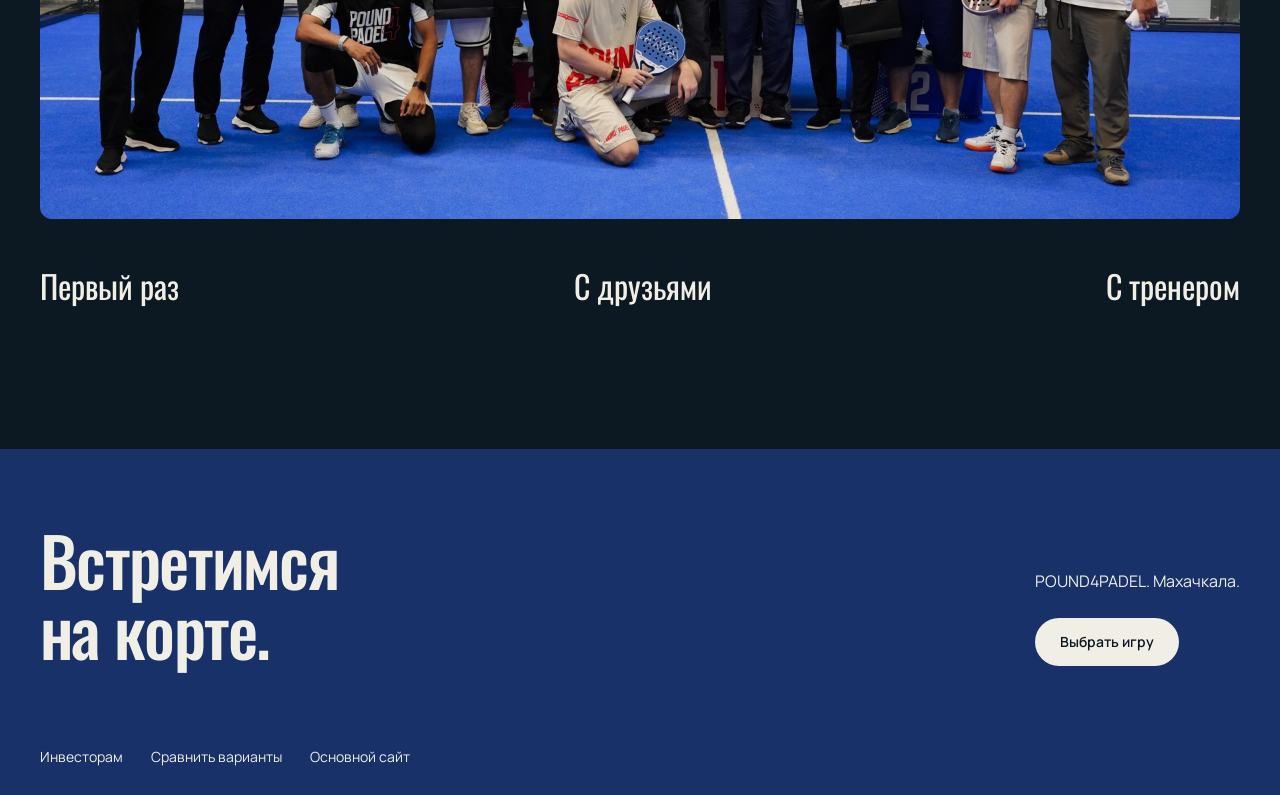
<file: motion-lab/serve.html>
<!doctype html><html lang="ru"><head><meta charset="utf-8"><meta name="viewport" content="width=device-width,initial-scale=1"><meta name="robots" content="noindex,nofollow"><meta name="theme-color" content="#0c1922"><link rel="icon" href="../assets/logo.svg"><link rel="stylesheet" href="vendor/lenis.css"><link rel="stylesheet" href="motion.css"><title>POUND4PADEL - Подача</title><script defer src="vendor/gsap.min.js"></script><script defer src="vendor/ScrollTrigger.min.js"></script><script defer src="vendor/lenis.min.js"></script><script defer src="motion.js"></script></head><body data-variant="serve"><a class="skip" href="#main">К содержанию</a><aside class="review-bar" aria-label="Варианты дизайна"><a href="index.html">Все варианты</a><nav><a href="character.html">Характер</a><a href="serve.html">Подача</a><a href="equipment.html">Экипировка</a></nav><button class="motion-toggle" type="button" aria-pressed="false">Без движения</button></aside><header class="header"><a href="../index.html" aria-label="POUND4PADEL - основной сайт"><img src="../assets/logo.svg" alt="POUND4PADEL" width="148" height="52"></a><nav aria-label="Разделы сайта"><a href="../club.html">Клуб</a><a href="../women.html">Женский день</a><a href="../equipment.html">Экипировка</a></nav><a class="button" href="../club.html#play">Выбрать игру</a></header><main id="main"><section class="hero serve"><div class="ball-scene" aria-hidden="true"><img class="court-plate" src="../ball-intro/assets/court-plate.jpg" alt=""><svg class="balls" viewBox="0 0 1672 941"><defs><clipPath id="small"><path d="M0 0H305V325H0Z"/></clipPath><clipPath id="left"><path d="M305 0H800V941H0V325H305Z"/></clipPath><clipPath id="right"><path d="M800 0H1672V941H800Z"/></clipPath></defs><g class="ball-left"><image href="../ball-intro/assets/balls-cutout.png" width="1672" height="941" clip-path="url(#left)"/></g><g class="ball-right"><image href="../ball-intro/assets/balls-cutout.png" width="1672" height="941" clip-path="url(#right)"/></g><g class="ball-small"><image href="../ball-intro/assets/balls-cutout.png" width="1672" height="941" clip-path="url(#small)"/></g></svg></div><div class="serve-copy"><h1>Твоя подача.</h1><p>Падел в Махачкале.<br>Начни с одной игры.</p><a class="button" href="../club.html#play">Выбрать игру</a></div><button class="replay" type="button">Повторить подачу</button></section><section class="club-section" id="club"><div class="section-heading"><h2>Твой корт.<br>Твои люди.</h2><div><p>Первая игра, встреча с друзьями<br>или тренировка. Выбирай свой формат.</p><a class="text-link" href="../club.html">Познакомиться с клубом</a></div></div><a class="club-image" href="../club.html"><img src="../assets/club-community.jpg" alt="Встреча участников клуба на корте" width="1800" height="1200"></a><div class="format-links"><a href="../club.html?format=start#play">Первый раз</a><a href="../club.html?format=friends#play">С друзьями</a><a href="../club.html?format=practice#play">С тренером</a></div></section></main><footer><h2>Встретимся<br>на корте.</h2><div><p>POUND4PADEL. Махачкала.</p><a class="button" href="../club.html#play">Выбрать игру</a></div><nav aria-label="Дополнительные разделы"><a href="../investors.html">Инвесторам</a><a href="index.html">Сравнить варианты</a><a href="../index.html">Основной сайт</a></nav></footer></body></html>
</file>
<file: site-index.b437d9c834.css>
/* style.css */
@font-face{font-family:Involve;src:url('assets/involve.ttf') format('truetype');font-weight:100 900;font-display:swap}*{box-sizing:border-box}html{scroll-behavior:smooth;scroll-padding-top:24px}body{margin:0;background:#101820;color:#f3f0e8;font-family:Involve,sans-serif;font-size:16px;line-height:1.5}::selection{background:#d4352c;color:white}a{color:inherit;text-decoration:none}button{font:inherit;color:inherit;cursor:pointer}button,a,summary{-webkit-tap-highlight-color:transparent}button:focus-visible,a:focus-visible,summary:focus-visible,[tabindex]:focus-visible{outline:3px solid #d9ef50;outline-offset:6px}img{display:block;max-width:100%}svg{width:26px;height:26px;fill:none;stroke:currentColor;stroke-width:1.5}h1,h2,h3,p,figure{margin:0}h1,h2,h3{font-weight:500;letter-spacing:-.045em;line-height:1.02}h2{font-size:clamp(42px,5.7vw,88px)}p{font-weight:400}button{border:0;background:none}section{position:relative}section[id]{scroll-margin-top:24px}.skip{position:fixed;left:16px;top:-80px;padding:12px;background:#fff;color:#1448a3;z-index:20}.skip:focus{top:16px}.header{height:92px;padding:18px 3.2%;display:flex;align-items:center;justify-content:space-between;background:#101820;gap:40px}.brand{width:150px}.header nav{display:flex;gap:36px;margin-left:auto;margin-right:6vw;font-size:14px}.header nav a{padding:12px 0}.header-cta{display:flex;align-items:center;gap:32px;border-bottom:1px solid #f3f0e855;padding:8px 0;font-size:14px}.header-cta span{font-size:25px}.menu{display:none}.hero{width:100%;aspect-ratio:1672/941;overflow:hidden;isolation:isolate}.hero-photo{position:absolute;inset:0;width:100%;height:100%;object-fit:cover}.hero-shade{position:absolute;inset:0;background:linear-gradient(90deg,#07131966,transparent 37%,transparent 64%,#07131944),linear-gradient(0deg,#071319bb,transparent 28%);pointer-events:none}.hero h1{position:absolute;inset:0;font-size:clamp(60px,7.4vw,120px);font-weight:400;letter-spacing:-.065em}.hero h1 span{position:absolute;top:33%}.hero-left{left:3.2%}.hero-right{right:4.5%;color:#e0ec87}.hero-note{position:absolute;left:3.4%;top:53%;font-size:clamp(14px,1.15vw,18px);line-height:1.4}.hero-person{position:absolute;right:4%;top:55%;font-size:14px}.hero-link{position:absolute;bottom:6%;right:3.3%;display:flex;align-items:center;gap:60px;border-bottom:1px solid #e0ec87;padding-bottom:12px;font-size:clamp(17px,1.6vw,25px);color:#e0ec87}.scroll-link{position:absolute;left:3.4%;bottom:6%;border:1px solid #ffffff66;border-radius:50%;width:48px;height:48px;display:grid;place-items:center}.energy{min-height:760px;height:64vw;max-height:1000px;overflow:hidden;background:#08111c}.balls-photo{position:absolute;width:100%;height:100%;object-fit:cover;object-position:center}.energy-shade{position:absolute;inset:0;background:linear-gradient(0deg,#101820,transparent 35%),radial-gradient(ellipse at center,#07111d77,transparent 60%)}.energy-copy{position:relative;text-align:center;padding-top:19%;max-width:520px;margin:auto}.energy h2{font-size:clamp(50px,5.8vw,90px);line-height:.98;letter-spacing:-.05em}.energy p{font-size:15px;line-height:1.5;margin:26px 0 32px;text-shadow:0 1px 8px #000}.text-link{display:inline-flex;align-items:center;justify-content:space-between;gap:48px;padding:8px 0 12px;border-bottom:1px solid currentColor;font-size:16px}.section{padding:100px 4%}.section-heading{display:flex;justify-content:space-between;align-items:flex-end;gap:40px;margin-bottom:50px}.section-heading>p{font-size:16px;line-height:1.4;max-width:280px}.play{padding-top:40px}.play-layout{display:grid;grid-template-columns:1fr 1fr;gap:7vw;align-items:center}.tabs{display:flex;border-bottom:1px solid #ffffff40;gap:26px;margin-bottom:35px}.tabs button{padding:16px 0;white-space:nowrap;font-size:15px;border-bottom:2px solid transparent;margin-bottom:-1px;color:#b2bac0}.tabs [aria-selected=true]{color:#e0ec87;border-color:#e0ec87}.panel h3{font-size:clamp(30px,3vw,46px);margin-bottom:20px}.panel p{max-width:430px;font-size:16px;color:#c0c9cd;line-height:1.65}.panel .text-link{margin-top:28px}.panel[hidden]{display:none}.court-demo{background:#183269;padding:26px 24px 20px;border-radius:3px}.court{width:100%;height:auto;display:block;stroke:none}.surface{fill:#1448a3}.lines{fill:none;stroke:#dfd8c6;stroke-width:2}.lines .net{stroke-width:4;stroke-dasharray:3 3}.players{fill:#dfd8c6}.players circle:nth-child(n+3){fill:#d4352c;stroke:#f9a294;stroke-width:2}.rally-ball{fill:#e0ef57}.court-caption{display:flex;justify-content:space-between;align-items:center;gap:20px;font-size:12px;margin-top:18px;color:#e9edff}.rally-toggle{padding:10px 0;text-align:right;font-size:12px}.rally-toggle span{padding-left:7px}.equipment{padding-top:60px}.equipment .section-heading h2{font-size:clamp(42px,5vw,76px)}.equipment-grid{display:grid;grid-template-columns:1.12fr 1fr;gap:24px;align-items:start}.equipment figure{position:relative;overflow:hidden}.equipment figure img{width:100%;object-fit:cover;transition:transform 600ms cubic-bezier(.23,1,.32,1)}.racket-card img{aspect-ratio:1/1.08}.kit-card{margin-top:100px}.kit-card img{aspect-ratio:1/1.12;object-position:50% 45%}.equipment figcaption{padding:24px 0 0;display:flex;flex-wrap:wrap;align-items:baseline;justify-content:space-between;gap:16px}.equipment h3{font-size:28px}.equipment figcaption span{font-size:13px;color:#b2bac0}.space{height:800px;min-height:620px;overflow:hidden}.space>img{width:100%;height:100%;object-fit:cover}.space-shade{position:absolute;inset:0;background:linear-gradient(0deg,#071319df,transparent 65%),linear-gradient(90deg,#07131977,transparent)}.space-top{position:absolute;top:40px;left:4%;right:4%;display:flex;justify-content:space-between;font-size:14px}.space h2{position:absolute;left:4%;top:27%;font-size:clamp(70px,9vw,140px);color:#e0ec87}.space-bottom{position:absolute;bottom:55px;left:4%;right:4%;display:flex;justify-content:space-between;align-items:flex-end;gap:30px}.space-bottom p{font-size:16px;line-height:1.6}.space-bottom .text-link{color:#e0ec87}.first{display:grid;grid-template-columns:1fr 1fr;gap:8vw;padding-bottom:120px}.first h2{font-size:clamp(40px,4.6vw,68px)}.first>div>p{color:#b2bac0;margin-top:22px}.questions details{border-top:1px solid #ffffff35}.questions details:last-child{border-bottom:1px solid #ffffff35}.questions summary{list-style:none;display:flex;align-items:center;justify-content:space-between;gap:24px;font-size:18px;cursor:pointer;padding:24px 0}.questions summary::-webkit-details-marker{display:none}.questions summary span{font-size:27px;line-height:1;transition:transform 200ms cubic-bezier(.23,1,.32,1)}.questions details[open] summary span{transform:rotate(45deg)}.questions details p{color:#bbc6cc;font-size:15px;line-height:1.6;max-width:500px;padding:0 40px 25px 0}.closing{background:#1448a3;display:flex;justify-content:space-between;align-items:flex-end;gap:50px;padding-top:80px;padding-bottom:85px}.closing h2{font-size:clamp(48px,6.8vw,104px)}.closing>div{max-width:340px}.closing p{font-size:15px;line-height:1.6;margin-bottom:30px}.closing .text-link{font-size:15px}footer{padding:50px 4%;display:flex;align-items:center;justify-content:space-between;gap:40px}footer p{font-size:11px;line-height:1.6;color:#b2bac0;max-width:560px}footer>a:last-child{font-size:13px;white-space:nowrap}.header a,.text-link,.hero-link{transition:color 160ms ease}.header a:hover,.text-link:hover{color:#e0ec87}@media(hover:hover) and (pointer:fine){.equipment figure:hover img{transform:scale(1.025)}}@media(min-width:1600px){.section{padding-left:max(4%,calc((100vw - 1600px)/2));padding-right:max(4%,calc((100vw - 1600px)/2))}}
@media(max-width:950px){.header{height:80px}.header nav{margin-right:0;gap:24px}.hero{min-height:620px;aspect-ratio:auto}.hero-photo{object-position:51% center}.hero h1{font-size:7.2vw}.hero h1 span{top:32%}.hero-person{top:52%}.hero-note{top:48%;font-size:13px}.hero-link{gap:25px}.energy{min-height:680px}.energy-copy{padding-top:150px}.section{padding:75px 5%}.play-layout{gap:30px}.tabs{gap:18px}.tabs button{font-size:13px}.court-demo{padding:15px}.court-caption{flex-direction:column;gap:0;align-items:flex-start}.kit-card{margin-top:60px}.equipment figcaption{display:block}.equipment figcaption span{display:block;margin-top:12px}.equipment h3{font-size:24px}.space{height:700px}.first{gap:35px}.closing{gap:30px}footer{gap:30px}}
@media(max-width:650px){.header{height:76px;padding:13px 20px;gap:20px}.brand{width:115px}.header-cta{margin-left:auto;gap:12px;font-size:13px}.menu{display:flex;flex-direction:column;justify-content:center;gap:6px;width:38px;height:44px;padding:7px}.menu span{height:1px;background:currentColor;width:24px;transition:transform 200ms ease}.menu[aria-expanded=true] span:first-child{transform:translateY(3.5px) rotate(45deg)}.menu[aria-expanded=true] span:last-child{transform:translateY(-3.5px) rotate(-45deg)}.header nav{display:none;position:absolute;left:0;right:0;top:76px;background:#101820;z-index:10;padding:20px;box-shadow:0 20px 30px #0004}.header nav.open{display:flex;flex-direction:column;gap:6px}.header nav a{padding:12px}.hero{height:calc(100svh - 76px);max-height:850px;min-height:640px}.hero-photo{object-position:51% center}.hero-shade{background:linear-gradient(0deg,#071319ef,transparent 55%),linear-gradient(90deg,#07131922,transparent)}.hero h1{inset:auto 20px 130px;height:auto;font-size:clamp(48px,13vw,76px);line-height:1.05;letter-spacing:-.055em}.hero h1 span{position:static;display:block}.hero-right{margin-left:19%}.hero-note{top:20px;left:20px;font-size:12px}.hero-person{top:20px;right:20px;font-size:11px}.hero-link{left:20px;right:20px;bottom:30px;font-size:18px}.scroll-link{display:none}.energy{height:700px;min-height:0}.balls-photo{object-position:49% center}.energy-copy{padding:170px 18px 0}.energy h2{font-size:57px}.energy p{font-size:14px}.energy-shade{background:linear-gradient(0deg,#101820,transparent 60%),radial-gradient(ellipse at center,#07111d88,transparent 80%)}.section{padding:62px 20px}.section-heading{display:block;margin-bottom:32px}.section-heading p{margin-top:22px;font-size:14px}.play{padding-top:30px}.play-layout{display:flex;flex-direction:column;align-items:stretch;gap:38px}.tabs{justify-content:space-between;gap:8px}.tabs button{font-size:14px}.panel{min-height:270px}.panel h3{font-size:35px}.panel p{font-size:15px}.court-caption{flex-direction:row;align-items:center;font-size:10px;gap:10px}.rally-toggle{font-size:11px}.equipment-grid{grid-template-columns:1fr;gap:42px}.kit-card{margin-top:0}.equipment figure img{aspect-ratio:1/1.08}.equipment figcaption{padding-top:20px}.equipment h3{font-size:28px}.equipment figcaption span{font-size:12px;margin-top:8px}.space{height:690px;min-height:0}.space>img{object-position:56% center}.space-top{left:20px;right:20px;top:26px;font-size:11px}.space h2{left:20px;top:25%;font-size:76px}.space-bottom{left:20px;right:20px;bottom:35px;display:block}.space-bottom p{font-size:14px}.space-bottom .text-link{margin-top:30px;font-size:16px}.first{display:block}.first h2{font-size:47px}.first>div>p{font-size:14px}.questions{margin-top:36px}.questions summary{font-size:16px;padding:23px 0}.questions details p{font-size:14px;padding-right:12px}.closing{display:block;padding-top:55px;padding-bottom:60px}.closing h2{font-size:51px}.closing>div{margin-top:35px}.closing p{font-size:14px}footer{padding:35px 20px;flex-wrap:wrap;align-items:flex-start;gap:25px}footer>a:first-child{width:115px}footer p{order:3;width:100%;font-size:10px}footer>a:last-child{margin-left:auto}.text-link{font-size:15px}}
@media(prefers-reduced-motion:reduce){html{scroll-behavior:auto}*,*::before,*::after{animation:none!important;transition:none!important}.hero-photo,.balls-photo{transform:none!important}}
/* Let the responsive aspect ratio determine product image height. */
.equipment figure img{height:auto}
/* Connected photographic scenes and complete product views. */
.skip{top:0;transform:translateY(-160%)}.skip:focus{transform:translateY(-160%)}.skip:focus-visible{transform:translateY(0)}
.hero::after{content:"";position:absolute;inset:auto 0 0;height:110px;background:linear-gradient(transparent,#08111c);pointer-events:none;z-index:1}.hero-link,.scroll-link{z-index:2}.energy{margin-top:-1px}.energy::before{content:"";position:absolute;inset:0 0 auto;height:100px;background:linear-gradient(#08111c,transparent);z-index:1;pointer-events:none}.energy-copy{z-index:2}.energy{height:58vw;min-height:680px}.play{padding-bottom:50px}.equipment{padding-top:55px;padding-bottom:100px}.equipment-scene{position:relative;margin:0 -4.35% 42px;overflow:hidden;aspect-ratio:1.9}.equipment-scene>img{width:100%;height:100%;object-fit:cover}.equipment-scene::after{content:"";position:absolute;inset:0;pointer-events:none;background:linear-gradient(0deg,#101820,transparent 17%),linear-gradient(180deg,#101820,transparent 15%)}.detail-point{position:absolute;left:65%;top:30%;z-index:2;display:flex;align-items:center;gap:12px}.detail-point>span:first-child{display:grid;place-items:center;width:44px;height:44px;background:#dfd8c6;color:#101820;border-radius:50%;font-size:28px;box-shadow:0 6px 20px #0004}.point-label{font-size:13px;background:#101820d9;padding:8px 12px;border-radius:4px}.detail-note{position:absolute;z-index:3;left:55%;top:43%;max-width:290px;background:#dfd8c6;color:#101820;padding:22px;border-radius:8px;box-shadow:0 15px 40px #0005}.detail-note strong{font-size:16px}.detail-note p{font-size:13px;line-height:1.5;margin-top:10px}.scene-zoom{position:absolute;left:5%;bottom:10%;z-index:2;padding:12px 18px;background:#101820d9;border:1px solid #ffffff55;border-radius:30px;font-size:13px;display:flex;align-items:center;gap:35px}.equipment-grid{grid-template-columns:1fr 1fr;gap:28px}.kit-card{margin-top:0}.product-window{height:570px;border-radius:14px;overflow:hidden}.product-window.light{background:#e2e8ec}.product-window.dark{background:#111a1f}.product-window>button{display:block;width:100%;height:100%;padding:0;cursor:zoom-in}.equipment .product-window img{width:100%;height:100%;object-fit:contain;aspect-ratio:auto;object-position:center}.equipment figcaption{padding:24px 0 0;display:flex;align-items:flex-start;justify-content:space-between;gap:16px;flex-wrap:wrap}.equipment figcaption span{display:block;margin-top:9px}.equipment h3{font-size:27px}.product-options{display:flex;gap:8px;padding-top:4px}.product-options button:not(.cream):not(.blue){border:1px solid #ffffff40;border-radius:20px;font-size:11px;padding:8px 12px}.product-options button[aria-pressed=true]:not(.cream):not(.blue){background:#dfd8c6;color:#101820;border-color:#dfd8c6}.swatches button{width:28px;height:28px;border-radius:50%;border:3px solid #101820;outline:1px solid transparent}.swatches button[aria-pressed=true]{outline-color:#f3f0e8}.swatches .cream{background:#dfd8c6}.swatches .blue{background:#1448a3}.space::before{content:"";position:absolute;inset:0 0 auto;height:120px;background:linear-gradient(#101820,transparent);z-index:1;pointer-events:none}.space-top{z-index:2;top:60px}.space-shade{background:linear-gradient(0deg,#101820,transparent 80%),linear-gradient(90deg,#10182077,transparent)}.space-views{position:absolute;right:4%;top:120px;display:flex;gap:6px;background:#101820a8;border:1px solid #ffffff44;border-radius:30px;padding:5px}.space-view{font-size:12px;padding:9px 16px;border-radius:24px}.space-view[aria-pressed=true]{background:#dfd8c6;color:#101820}.image-dialog{border:1px solid #ffffff30;border-radius:12px;background:#101820;color:#f3f0e8;padding:60px 25px 20px;width:min(1000px,94vw);max-height:94svh}.image-dialog::backdrop{background:#050b11e8}.image-dialog>img{max-height:73svh;max-width:100%;width:auto;margin:auto;object-fit:contain}.dialog-close{position:absolute;right:20px;top:14px;padding:8px;display:flex;align-items:center;gap:22px;font-size:13px}.dialog-close span{font-size:28px}.image-dialog p{font-size:13px;text-align:center;margin-top:15px}.closing{background:linear-gradient(165deg,#183269,#1448a3)}.progress-bar{position:fixed;left:0;top:0;width:100%;height:2px;z-index:30;background:#e0ec87;transform-origin:left;transform:scaleX(0);pointer-events:none}
@media(max-width:950px){.product-window{height:430px}.equipment h3{font-size:23px}.equipment-scene{margin-left:-5.55%;margin-right:-5.55%}}
@media(max-width:650px){.hero-photo{object-position:51% center}.energy{height:670px;min-height:0}.energy-copy{padding-top:170px}.equipment-scene{margin:0 -20px 30px;aspect-ratio:1.15}.equipment-scene>img{object-position:62% center}.equipment-grid{grid-template-columns:1fr;gap:38px}.product-window{height:450px;max-height:125vw}.equipment h3{font-size:25px}.equipment figcaption{gap:15px}.equipment figcaption span{font-size:12px}.detail-point{left:58%;top:22%}.point-label{display:none}.detail-note{left:20%;right:5%;top:37%;padding:18px;font-size:12px}.scene-zoom{left:20px;bottom:11%;padding:10px 14px}.equipment{padding-bottom:50px}.space-views{top:90px;right:20px}.space-top{top:45px}.space h2{font-size:67px}.image-dialog{padding:65px 10px 20px}.image-dialog>img{max-height:70svh}}
/* Original product master: front and profile, without perspective regeneration. */
.equipment-scene{margin:0 0 40px;aspect-ratio:auto;height:650px;background:#fdfefe;border-radius:14px;display:flex;align-items:center;color:#183269}
.equipment-scene>img{position:absolute;right:3%;top:3%;width:58%;height:94%;object-fit:contain;object-position:center}
.equipment-scene::after{display:none}.racket-intro{position:relative;z-index:1;width:40%;padding:0 0 60px 5%}.racket-intro h3{font-size:clamp(38px,4vw,64px);line-height:1.03}.racket-intro p{margin-top:24px;font-size:14px;line-height:1.6}.equipment-scene .detail-point{left:67%;top:33%}.equipment-scene .detail-note{left:47%;top:44%}.equipment-scene .scene-zoom{left:5%;bottom:11%;background:#183269;color:#fff;border:0}.equipment-scene .point-label{color:#fff}.equipment-scene .detail-point>span:first-child{background:#183269;color:#fff}
@media(max-width:650px){.equipment-scene{height:650px;margin:0 0 30px;display:block}.racket-intro{padding:24px;width:100%}.racket-intro h3{font-size:32px;line-height:1.05}.racket-intro h3 br{display:none}.racket-intro p{margin-top:12px;font-size:12px}.equipment-scene>img{width:92%;height:65%;right:4%;top:23%}.equipment-scene .scene-zoom{left:24px;bottom:22px}.equipment-scene .detail-point{left:54%;top:42%}.equipment-scene .detail-note{left:8%;right:8%;top:52%}}
@media(max-width:650px){.racket-intro h3 br{display:block}.racket-intro h3{font-size:30px}.racket-intro p{margin-top:10px}.equipment-scene>img{top:26%;height:61%}}
/* Format selection lives within a single photographic court scene. */
.play{padding-top:32px;padding-bottom:70px}.play .section-heading{margin-bottom:32px}.play .section-heading h2{font-size:clamp(42px,5.4vw,78px)}.play-experience{position:relative;isolation:isolate;min-height:650px;overflow:hidden;border-radius:16px;background:#12315b}.play-photo{position:absolute;inset:0;width:100%;height:100%;object-fit:cover;object-position:center;transform:scale(1.02);transition:transform 900ms cubic-bezier(.23,1,.32,1)}.play-experience[data-format=friends] .play-photo{transform:scale(1.08) translateX(-1%)}.play-experience[data-format=practice] .play-photo{transform:scale(1.12) translateX(2%)}.play-shade{position:absolute;inset:0;background:linear-gradient(90deg,#07131de8 0%,#07131dbb 30%,#07131d33 64%,#07131d22),linear-gradient(0deg,#07131d88,transparent 50%);pointer-events:none}.play .tabs{position:relative;display:grid;grid-template-columns:repeat(3,1fr);gap:0;margin:0 36px;border-bottom:1px solid #ffffff50}.play .tabs button{display:flex;align-items:center;justify-content:space-between;gap:12px;padding:24px 20px;border-bottom:2px solid transparent;margin-bottom:-1px;font-size:16px;color:#f3f0e8;text-align:left;transition:background 180ms ease,color 180ms ease}.play .tabs button span{font-size:22px;opacity:.45}.play .tabs button[aria-selected=true]{border-color:#e0ec87;color:#e0ec87;background:#07131d45}.play .tabs button[aria-selected=true] span{opacity:1}.play-content{position:relative;padding:60px 55px 48px;max-width:590px}.play .panel{min-height:390px}.play .panel h3{font-size:clamp(36px,4vw,58px);line-height:1.05;margin-bottom:22px}.play .panel p{color:#e2e8eb;font-size:16px;max-width:390px;line-height:1.6}.format-features{list-style:none;padding:0;margin:25px 0 36px;display:flex;gap:10px;flex-wrap:wrap}.format-features li{padding:7px 12px;border:1px solid #ffffff55;border-radius:24px;color:#e0e6e9;font-size:12px}.play-action{display:inline-flex;align-items:center;justify-content:space-between;gap:28px;padding:16px 20px;background:#e0ec87;color:#101820;border-radius:4px;font-size:14px;line-height:1.4;transition:background 160ms ease}.play-action:hover{background:#f0f6bb}.play-action svg{width:22px;flex-shrink:0}.play-aside{position:absolute;right:4%;bottom:48px;display:flex;flex-direction:column;font-size:clamp(30px,4.5vw,65px);line-height:1.02;letter-spacing:-.04em;color:#f3f0e8;text-align:right}.play-aside span:last-child{color:#e0ec87}
@media(max-width:950px){.play-content{max-width:500px;padding:45px 35px}.play .tabs{margin:0 20px}.play .tabs button{padding:22px 12px;font-size:14px}.play-aside{font-size:34px}}
@media(max-width:650px){.play{padding-top:20px;padding-bottom:45px}.play .section-heading h2{font-size:44px;max-width:300px}.play .section-heading p{margin-top:16px}.play-experience{min-height:720px;border-radius:12px}.play-photo{object-position:62% center}.play-shade{background:linear-gradient(0deg,#07131df5 0%,#07131de6 47%,#07131d33 82%,#07131d88)}.play .tabs{margin:0 14px;grid-template-columns:repeat(3,minmax(0,1fr))}.play .tabs button{padding:20px 6px;font-size:12px;justify-content:center;gap:0;white-space:normal;text-align:center}.play .tabs button span{display:none}.play-content{padding:230px 23px 28px;max-width:none}.play .panel{min-height:360px}.play .panel h3{font-size:37px}.play .panel p{font-size:14px;line-height:1.6}.format-features{margin:22px 0 28px;gap:6px}.format-features li{font-size:10px;padding:7px 9px}.play-action{font-size:12px;padding:14px;gap:18px;max-width:100%}.play-aside{display:none}}
@media(prefers-reduced-motion:reduce){.play-photo{transform:none!important;transition:none}}
.play .play-action{margin-top:28px}.play .panel h3{letter-spacing:-.035em}.play .panel p{max-width:380px}@media(max-width:650px){.play .panel h3{font-size:33px}.play .play-action{margin-top:24px}}
/* Photo stories: each format has its own people, without text covering the kit. */
.play-experience{display:grid;grid-template-columns:minmax(0,1.65fr) minmax(0,1fr);min-height:0;border-radius:0;background:#16232e;overflow:hidden}
.play .tabs{grid-column:1/-1;grid-row:1;margin:0;background:#101820;border-top:1px solid #ffffff30;border-bottom:1px solid #ffffff30}
.play .tabs button{padding:23px 24px;font-size:18px;justify-content:center;position:relative;background:none!important;border:0;transition:color 180ms ease}
.play .tabs button::after{content:"";position:absolute;bottom:0;left:0;width:100%;height:3px;background:#e0ec87;transform:scaleX(0);transition:transform 240ms cubic-bezier(.2,.8,.2,1)}
.play .tabs button[aria-selected=true]::after{transform:scaleX(1)}
.play-visual{position:relative;grid-row:2;grid-column:1;aspect-ratio:3/2;align-self:center;overflow:hidden;background:#183269}
.play-experience .play-photo{position:absolute;inset:0;width:100%;height:100%;object-fit:contain;object-position:center;opacity:0;transform:none;transition:opacity 380ms ease;pointer-events:none}
.play-experience .play-photo.is-active{opacity:1}
.play-content{grid-row:2;grid-column:2;max-width:none;padding:clamp(25px,3.4vw,54px);display:flex;align-items:center}
.play .panel{min-height:0;width:100%}.play .panel h3{font-size:clamp(28px,3vw,46px);line-height:1.08;margin-bottom:22px}.play .panel p{font-size:15px;line-height:1.65;color:#c8d0d4}.play .play-action{margin-top:28px;font-size:13px;padding:14px 16px;gap:18px}.play-action svg{transition:transform 180ms ease}.play-action:hover svg,.text-link:hover svg{transform:translate(3px,-3px)}
.women{background:#e9e1d5;color:#361e2c;padding-top:68px;padding-bottom:68px;margin-top:25px}.women-heading{display:grid;grid-template-columns:1fr 1.8fr 1fr;align-items:end;gap:30px;margin-bottom:42px}.friday{align-self:start;font-size:17px;padding-top:10px;color:#910147}.friday::before{content:"";display:inline-block;width:9px;height:9px;border-radius:50%;background:#910147;margin-right:12px}.women h2{font-size:clamp(64px,8vw,120px);line-height:.98;letter-spacing:-.06em}.women h2 span{color:#910147}.women-intro{font-size:20px;line-height:1.5;padding-bottom:8px}.women-photo-wrap{overflow:hidden;max-width:1100px;margin:auto}.women-photo-wrap img{width:100%;height:auto}.women-bottom{display:grid;grid-template-columns:1fr 1fr;gap:12%;margin-top:38px}.women-bottom>p{font-size:clamp(24px,3vw,42px);line-height:1.2;letter-spacing:-.035em}.women-bottom>div>p{max-width:480px;font-size:16px;line-height:1.6}.women .text-link{color:#910147;font-size:16px;margin-top:25px;border-color:#91014770}.women .text-link svg{transition:transform 180ms ease}.women+.equipment{padding-top:80px}
@media(max-width:950px){.header{gap:20px}.header nav{gap:20px;margin-right:15px}.play-experience{grid-template-columns:1.25fr 1fr}.play-content{padding:24px}.play .panel h3{font-size:30px}.play .panel p{font-size:13px}.women-heading{grid-template-columns:1fr 2fr}.women-intro{grid-column:2;font-size:17px}.women h2{font-size:78px}}
@media(max-width:650px){.play-experience{display:flex;flex-direction:column;min-height:0}.play .tabs{order:0;display:grid;margin:0;flex:none}.play .tabs button{padding:19px 3px;font-size:13px}.play-visual{order:1;width:100%;aspect-ratio:3/2;flex:none}.play-content{order:2;padding:26px 24px 30px;display:block}.play .panel{min-height:268px}.play .panel h3{font-size:32px;line-height:1.08}.play .panel p{font-size:14px}.play .play-action{margin-top:24px}.women{margin-top:0;padding-top:42px;padding-bottom:42px}.women-heading{display:block;margin-bottom:26px}.friday{font-size:14px;padding:0;margin-bottom:22px}.women h2{font-size:70px}.women-intro{font-size:16px;margin-top:22px}.women-photo-wrap{margin:0 -20px}.women-bottom{grid-template-columns:1fr;gap:23px;margin-top:27px}.women-bottom>p{font-size:28px}.women-bottom>div>p{font-size:14px}.women .text-link{font-size:14px}.women+.equipment{padding-top:55px}}
@media(prefers-reduced-motion:reduce){.play-photo,.play .tabs button::after,.play-action svg,.text-link svg{transition:none!important;animation:none!important}}
.play-experience[data-format] .play-photo{transform:none}

/* direction-one.css */
/* Approved photographic direction, November 2026. */
:root{--court-dark:#0c1922;--court-ink:#f3f0e7;--ball-accent:#deeb7c}
body,.header{background:var(--court-dark);color:var(--court-ink)}
h1,h2,h3{font-weight:400;letter-spacing:-.04em}
.header{height:94px;padding:18px 3.4%}.header nav{margin:0;gap:32px}.header-cta{border:1px solid #f3f0e7;padding:13px 22px;gap:38px}
.hero h1{font-size:clamp(64px,8vw,128px);letter-spacing:-.055em}.hero h1 span{top:25%}.hero-right{right:3.4%;color:var(--ball-accent)}
.hero-note{top:auto;bottom:6%;left:3.4%;font-size:16px}.hero-link{background:var(--ball-accent);color:var(--court-dark);padding:19px 23px;border:0;font-size:16px;gap:42px}.hero::after{height:85px;background:linear-gradient(transparent,var(--court-dark))}.hero-shade{background:linear-gradient(0deg,#0c1922a8,transparent 38%),linear-gradient(90deg,#0c192244,transparent 40%,transparent 65%,#0c192222)}
.section{padding:76px 3.4%}.section-heading{margin-bottom:34px}.section-heading h2{font-size:clamp(42px,4.7vw,76px)}.section-heading>p{line-height:1.5}
.club{padding-top:58px;padding-bottom:68px}.club-stories{display:grid;grid-template-columns:1.7fr 1fr;gap:18px}.club-story{position:relative;display:block;width:100%;padding:0;overflow:hidden;text-align:left;aspect-ratio:1.75;background:#183269}.club-story img{width:100%;height:100%;object-fit:cover}.club-story::after{content:'';position:absolute;inset:55% 0 0;background:linear-gradient(transparent,#071622df);pointer-events:none}.club-story>span{position:absolute;bottom:22px;left:25px;right:25px;display:flex;justify-content:space-between;align-items:center;gap:20px;font-size:28px;z-index:1}.club-story svg{width:30px;height:30px;flex-shrink:0}.club-story:last-child{aspect-ratio:auto}
.energy{height:53vw;min-height:580px;max-height:860px}.energy::before{background:linear-gradient(var(--court-dark),transparent);height:110px}.energy-shade{background:linear-gradient(0deg,var(--court-dark),transparent 45%),radial-gradient(ellipse at center,#07111d88,transparent 70%)}.energy-copy{padding-top:13%}.energy h2{font-size:clamp(50px,5.3vw,80px)}
.play{padding-top:45px}.play-experience{background:transparent;gap:0 4%}.play .tabs{background:transparent;margin-bottom:24px}.play .tabs button{padding:20px 12px}.play-visual{align-self:start}.play-content{padding:22px 0}.play .panel h3{font-size:clamp(30px,3vw,46px)}.play .play-action{border-radius:0;background:var(--ball-accent)}
.women{background:#111f29;color:var(--court-ink);margin:0;padding-top:70px;padding-bottom:70px}.women-heading{grid-template-columns:1fr 1fr;align-items:end;gap:18px 35px}.women .friday{grid-column:2;grid-row:1;align-self:end;margin:0;padding:0;color:var(--ball-accent)}.friday::before{display:none}.women h2{grid-row:1/3;font-size:clamp(65px,7vw,102px);letter-spacing:-.045em}.women h2 span{color:var(--ball-accent)}.women-intro{grid-column:2;padding:0}.women-photo-wrap{max-width:none}.women-photo-wrap img{aspect-ratio:1.85;object-fit:cover;object-position:center 48%}.women-bottom{gap:8%;margin-top:32px}.women .text-link{color:var(--ball-accent);border-color:#deeb7c80}.women-bottom>p{font-size:32px}.women-bottom>div>p{color:#c8d0d4}
.equipment-scene,.product-window{border-radius:0}.equipment-scene{height:580px}.equipment-scene .scene-zoom{border-radius:0}.equipment-scene .detail-note{border-radius:0}.equipment .product-window{height:500px}.equipment-grid{gap:28px}.equipment h3{font-size:28px}.equipment .section-heading h2{font-size:clamp(42px,4.7vw,76px)}
.space{height:780px}.space::before{background:linear-gradient(var(--court-dark),transparent)}.space-shade{background:linear-gradient(0deg,var(--court-dark),transparent 80%),linear-gradient(90deg,#0c192299,transparent)}.space>img{object-position:center 42%}.space h2{font-size:clamp(70px,8vw,125px);top:28%}.space-views{border-radius:0}.space-view{border-radius:0}
.closing{background:#183269}.closing h2{font-size:clamp(48px,6vw,90px)}.image-dialog{background:var(--court-dark);border-radius:0}footer{padding:42px 3.4%}
@media(max-width:950px){.header{gap:18px}.header nav{gap:18px;font-size:13px}.header-cta{padding:10px 15px;gap:15px}.hero{min-height:0;aspect-ratio:1672/941}.hero h1{font-size:7.7vw}.hero-note{font-size:13px}.hero-link{font-size:13px;padding:14px 18px;gap:20px}.club-story>span{font-size:23px;left:18px;right:18px;bottom:18px}.play-experience{grid-template-columns:1.35fr 1fr}.play .panel h3{font-size:29px}.play-content{padding:8px 0}.women-bottom>p{font-size:28px}.equipment .product-window{height:390px}}
@media(max-width:650px){html{scroll-padding-top:16px}.header{height:76px;padding:12px 20px;gap:10px}.header-cta{font-size:12px;padding:8px 11px;gap:12px}.header-cta span{font-size:20px}.header nav{background:var(--court-dark);margin:0}.header nav.open{gap:6px}.hero{height:650px;min-height:0;max-height:850px;aspect-ratio:auto}.hero-photo{object-fit:cover;object-position:51% center}.hero h1{inset:auto 20px 145px;font-size:clamp(46px,12vw,75px)}.hero h1 span{top:auto}.hero-note{top:20px;bottom:auto;font-size:12px}.hero-link{left:20px;right:20px;bottom:38px;padding:17px 20px;font-size:16px}.hero-shade{background:linear-gradient(0deg,#0c1922f5,transparent 70%)}.section{padding:50px 20px}.section-heading h2,.play .section-heading h2{font-size:40px}.section-heading p{font-size:14px;margin-top:22px}.club{padding-top:35px}.club-stories{grid-template-columns:1fr;gap:16px}.club-story,.club-story:last-child{aspect-ratio:1.5}.club-story>span{font-size:24px;bottom:18px}.energy{height:600px;min-height:0}.energy-copy{padding:135px 20px 0}.energy h2{font-size:53px}.play .tabs{margin-bottom:16px}.play .tabs button{font-size:13px;padding:18px 2px}.play-visual{aspect-ratio:1.5}.play-content{padding:25px 0 0}.play .panel{min-height:285px}.play .panel h3{font-size:34px}.play .panel p{font-size:15px}.women-heading{display:flex;flex-direction:column;align-items:start;gap:15px;margin-bottom:28px}.women .friday{align-self:start;font-size:15px}.women h2{font-size:68px}.women-intro{font-size:17px;margin:0}.women-photo-wrap{margin:0 -20px}.women-photo-wrap img{aspect-ratio:1.5;object-fit:contain}.women-bottom{gap:24px}.women-bottom>p{font-size:28px}.equipment-scene{height:650px}.equipment .product-window{height:450px}.equipment h3{font-size:26px}.space{height:690px}.space h2{font-size:68px;top:30%}.space>img{object-position:49% center}.first{padding-top:55px}.closing h2{font-size:48px}footer{padding:35px 20px}footer p{font-size:11px}}
.play-visual{background:var(--court-dark)}.play-photo[data-scene=start]{object-fit:cover}

/* typography.css */
/* Selected typography: Oswald headlines, Manrope reading and controls. */
@font-face{font-family:Oswald;src:url('assets/oswald.ttf') format('truetype');font-weight:200 700;font-display:swap}
@font-face{font-family:Manrope;src:url('assets/manrope.ttf') format('truetype');font-weight:200 800;font-display:swap}
body{font-family:Manrope,sans-serif}
h1,h2,h3{font-family:Oswald,sans-serif;font-weight:500;letter-spacing:-.015em;line-height:1.12}
.hero h1{font-family:Oswald,sans-serif;font-weight:500;font-size:clamp(64px,8.4vw,134px);letter-spacing:-.025em;line-height:1.08}
.section-heading h2,.play .section-heading h2,.equipment .section-heading h2{font-size:clamp(44px,5.3vw,82px);letter-spacing:-.015em}
.energy h2{font-size:clamp(52px,5.8vw,88px);line-height:1.08;letter-spacing:-.015em}
.play .panel h3{font-size:clamp(34px,3.2vw,50px);letter-spacing:0;line-height:1.14}
.women h2{letter-spacing:-.015em;line-height:1.08}
.racket-intro h3{font-size:clamp(38px,4vw,64px);line-height:1.12}
.equipment figcaption h3{font-size:30px;letter-spacing:0}
.space h2,.first h2,.closing h2{letter-spacing:-.015em;line-height:1.12}
@media(max-width:950px){.hero h1{font-size:8.2vw}.play .panel h3{font-size:32px}.header nav{gap:16px}}
@media(max-width:650px){.hero h1{font-size:clamp(52px,14vw,78px);letter-spacing:-.02em;line-height:1.1}.section-heading h2,.play .section-heading h2,.equipment .section-heading h2{font-size:46px}.energy h2{font-size:57px}.play .panel h3{font-size:37px}.women h2{font-size:73px}.racket-intro h3{font-size:34px}.equipment figcaption h3{font-size:29px}.space h2{font-size:72px}.first h2{font-size:49px}.closing h2{font-size:54px}.header-cta{font-size:11px}.play .tabs button{font-size:12px}.women .text-link{font-size:13px}}

/* interactions.css */
/* Tactile controls and purposeful shortcuts. */
:root{--ease-out:cubic-bezier(.23,1,.32,1)}
.header-cta,.play .play-action,.text-link,.scene-zoom{border:1px solid #f3f0e755;border-radius:999px;background:transparent;color:var(--court-ink);padding:13px 22px;line-height:1.5;min-height:48px;transition:background 160ms ease,border-color 160ms ease,transform 160ms var(--ease-out)}
.header-cta{font-size:13px;min-height:44px}.play .play-action{background:#f3f0e7;color:#0c1922;border-color:#f3f0e7}.women .text-link,.space-bottom .text-link{color:var(--court-ink);border-color:#f3f0e755}.closing .text-link{background:#f3f0e7;color:#183269;border-color:#f3f0e7}.equipment-scene .scene-zoom{border-radius:999px;padding:13px 23px}
.game-dock{position:absolute;bottom:6%;right:3.4%;z-index:2;padding:18px 20px 16px;border:1px solid #f3f0e738;border-radius:18px;background:#0c1922ee;max-width:calc(100% - 40px)}
.game-dock p{font-size:13px;color:#c8d0d4;margin:0 0 12px 5px}.game-dock>div{display:flex;gap:7px}.game-dock a{display:block;padding:12px 17px;border-radius:999px;border:1px solid #ffffff36;font-size:14px;white-space:nowrap;transition:background 160ms ease,color 160ms ease,transform 160ms var(--ease-out)}
.game-dock a:first-child{background:#f3f0e7;color:#0c1922;border-color:#f3f0e7}
.play .tabs{padding:7px;border:1px solid #f3f0e729;border-radius:999px;background:#14232d;gap:6px;margin-bottom:26px}.play .tabs button{border-radius:999px;padding:15px 10px;font-size:15px;color:#c8d0d4;transition:background 180ms ease,color 180ms ease}.play .tabs button[aria-selected=true]{background:#f3f0e7!important;color:#0c1922}.play .tabs button::after{display:none}
.club-story{border-radius:12px}.club-story>span{align-items:center}.club-story>span::after{content:'Смотреть';font-size:12px;padding:10px 16px;border:1px solid #ffffff70;border-radius:999px;background:#0c192280}.club-story img{transition:transform 250ms var(--ease-out)}
.product-options button:not(.cream):not(.blue){min-height:44px;padding:10px 16px;font-size:12px}.swatches button{width:36px;height:36px}.swatches{gap:12px}.space-views{border-radius:999px;padding:5px}.space-view{border-radius:999px;min-height:44px}.image-dialog{border-radius:18px;padding:65px 24px 22px}.image-dialog>img{max-height:68svh;border-radius:8px}.image-dialog.is-gallery>img{height:min(52svh,600px);width:100%;object-fit:contain}.gallery-controls[hidden]{display:none}.gallery-step{display:flex;justify-content:center;gap:12px;margin:18px 0}.gallery-step button{border:1px solid #ffffff45;border-radius:999px;padding:10px 20px;font-size:13px;min-height:44px}.gallery-thumbs{display:flex;justify-content:center;gap:10px}.gallery-thumbs button{width:90px;height:62px;padding:3px;border:1px solid transparent;border-radius:8px;opacity:.55;transition:opacity 160ms ease,border-color 160ms ease}.gallery-thumbs button[aria-pressed=true]{opacity:1;border-color:#f3f0e7}.gallery-thumbs img{width:100%;height:100%;object-fit:cover;border-radius:4px}.dialog-close{border-radius:999px;min-height:44px}
@media(hover:hover) and (pointer:fine){.header-cta:hover,.text-link:hover,.gallery-step button:hover{color:#0c1922;background:#f3f0e7;border-color:#f3f0e7}.game-dock a:hover{background:#f3f0e7;color:#0c1922}.play .play-action:hover{background:#d9dfd4}.club-story:hover img{transform:scale(1.025)}.gallery-thumbs button:hover{opacity:1}}
.header-cta:active,.text-link:active,.play-action:active,.game-dock a:active,.gallery-step button:active{transform:scale(.97)}
@media(max-width:950px){.game-dock{padding:14px}.game-dock a{padding:10px 12px;font-size:12px}.hero-note{bottom:8%}.play .tabs button{font-size:13px}}
@media(max-width:650px){.header-cta{font-size:11px;padding:10px 14px}.game-dock{left:20px;right:20px;bottom:30px;padding:15px 12px}.game-dock>div{gap:5px}.game-dock a{flex:1;text-align:center;padding:12px 6px;font-size:11px}.game-dock p{font-size:12px}.hero h1{bottom:185px}.hero-note{bottom:auto}.play .tabs{padding:5px;gap:2px}.play .tabs button{font-size:11px;padding:12px 4px;min-height:44px}.text-link,.women .text-link{font-size:13px;padding:13px 19px}.club-story>span{font-size:22px;gap:10px}.club-story>span::after{font-size:10px;padding:8px 12px}.image-dialog{padding:65px 12px 18px;width:96vw}.image-dialog.is-gallery>img{height:44svh}.gallery-thumbs{gap:6px}.gallery-thumbs button{width:70px;height:54px}.gallery-step{gap:8px}.gallery-step button{font-size:12px;padding:10px 16px}.space-views{right:20px;left:20px;justify-content:center}.product-options button:not(.cream):not(.blue){padding:10px 14px}}
@media(prefers-reduced-motion:reduce){.club-story img,.game-dock a,.header-cta,.text-link,.play-action,.gallery-step button{transform:none!important;transition:none!important}}


/* investors.css */
.investors{background:#f3f0e7;color:#183269;padding-top:80px;padding-bottom:56px}
.investors-heading{display:flex;align-items:flex-end;justify-content:space-between;gap:32px;margin-bottom:40px}
.investors-heading h2{font-size:clamp(48px,6vw,86px)}
.investors-heading p{font-size:18px;line-height:1.6;max-width:36ch}
.investor-options{display:flex;gap:8px;margin-bottom:28px}
.investor-options button{min-height:48px;padding:12px 26px;border:1px solid #18326966;border-radius:999px;font-size:16px}
.investor-options button[aria-selected=true]{background:#183269;color:#f3f0e7;border-color:#183269}
.investor-panel{display:grid;grid-template-columns:minmax(0,1.8fr) minmax(0,1fr);gap:5%;align-items:center}
.investor-panel[hidden]{display:none}
.investor-panel figure{min-width:0}
.investor-panel img{width:100%;height:auto;aspect-ratio:1.48;object-fit:contain;background:white}
.investor-panel figcaption{font-size:12px;line-height:1.6;margin-top:12px;max-width:70ch}
.investor-description h3{font-size:clamp(32px,3.1vw,46px);max-width:15ch;text-wrap:balance;margin-bottom:22px}
.investor-description p{font-size:16px;line-height:1.75;max-width:36ch}
.investor-description ul{padding-left:20px;margin:26px 0 0;max-width:34ch;font-size:14px;line-height:1.65}
.investor-description li+li{margin-top:10px}
.investor-document{display:flex;align-items:center;justify-content:space-between;gap:32px;margin-top:40px;padding:32px;background:#183269;color:#f3f0e7;border-radius:12px}
.investor-document h3{font-size:32px;margin-bottom:10px}
.investor-document p{font-size:15px;line-height:1.7}
.investor-document span{display:block;font-size:13px;margin-top:14px}
.investor-actions{display:flex;gap:12px;flex-shrink:0;align-items:center}
.investor-actions a{display:inline-flex;align-items:center;justify-content:center;min-height:48px;padding:13px 22px;border-radius:999px;font-size:14px;border:1px solid #f3f0e780;white-space:nowrap}
.investor-actions .investor-open{background:#f3f0e7;color:#183269;border-color:#f3f0e7}
.investor-scope{font-size:13px;line-height:1.7;max-width:86ch;margin-top:20px}
.investors :focus-visible{outline:3px solid #1448a3;outline-offset:5px}
.investor-document :focus-visible{outline-color:#deeb7c}
@media(hover:hover){.investor-options button:hover{background:#dfd8c6}.investor-options button[aria-selected=true]:hover{background:#183269}.investor-actions a:hover{background:#dfd8c6;color:#183269}}
@media(max-width:1050px){.investor-document{align-items:flex-start;flex-direction:column}.investor-panel{gap:28px;grid-template-columns:minmax(0,1.4fr) minmax(0,1fr)}.investor-description h3{font-size:34px}.header nav{gap:18px}}
@media(max-width:650px){.investors-heading{display:block;margin-bottom:26px}.investors-heading h2{font-size:50px}.investors-heading p{font-size:15px;margin-top:20px}.investor-options{gap:7px;margin-bottom:22px}.investor-options button{flex:1;padding:12px 10px;font-size:14px}.investor-panel{grid-template-columns:1fr;gap:26px}.investor-panel figcaption{font-size:11px}.investor-description h3{font-size:35px;max-width:20ch;margin-bottom:16px}.investor-description p{font-size:15px;max-width:38ch}.investor-description ul{margin-top:18px}.investor-document{margin-top:30px;padding:24px 20px;gap:22px}.investor-document h3{font-size:29px}.investor-document p{font-size:14px}.investor-actions{width:100%;flex-direction:column;gap:10px}.investor-actions a{width:100%}.investor-scope{font-size:12px}footer{flex-wrap:wrap;gap:24px}}

/* Complete source document and readable architectural detail. */
.investor-document h2{font-size:clamp(28px,3vw,40px);line-height:1.2;margin-bottom:12px}
.second-floor-table{margin-top:32px}
.document-contents{display:flex;flex-wrap:wrap;gap:8px 24px;margin:32px 0 48px;padding-bottom:24px;border-bottom:1px solid #18326933}
.document-contents a{display:inline-flex;align-items:center;min-height:44px;font-size:14px;text-decoration:underline;text-underline-offset:5px}
.document-pages{display:grid;gap:48px}
.document-pages figure{margin:0;scroll-margin-top:100px;min-width:0}
.document-pages figcaption{display:block;text-align:center;margin-bottom:24px}
.document-pages h3{font-size:clamp(25px,3vw,36px);line-height:1.25}

.document-pages button{display:block;width:100%;padding:0;background:white;cursor:zoom-in;border-radius:12px;overflow:hidden}
.document-pages img{display:block;width:100%;height:auto}
.investors-page .investor-document :focus-visible{outline-color:#f3f0e7}
@media(max-width:650px){.document-contents{margin:24px 0 32px;gap:4px 20px}.document-contents a{font-size:13px}.document-pages{gap:32px}.document-pages figcaption{display:block;margin-bottom:12px}.document-pages button{border-radius:6px}.second-floor-table{margin-top:24px}}

/* components.css */
/* Shared finish: one spacing scale, control geometry and motion vocabulary. */
:root{--space-1:8px;--space-2:16px;--space-3:24px;--space-4:32px;--space-5:48px;--space-6:64px;--space-7:80px;--page-gutter:max(32px,calc((100vw - 1344px)/2));--section-space:80px;--control-height:48px;--control-radius:999px;--media-radius:12px;--duration-press:160ms;--duration-state:220ms;--ease-in-out:cubic-bezier(.77,0,.175,1)}
body{font-synthesis:none;font-variant-numeric:lining-nums;line-height:1.6}
.skip{opacity:0}.skip:focus-visible{opacity:1}
html{scroll-padding-top:24px;scrollbar-color:#5a6973 #0c1922}
section[id]{scroll-margin-top:0}
h2,h3{text-wrap:balance}
.header,footer{padding-inline:var(--page-gutter)}
.section,.women+.equipment{padding:var(--section-space) var(--page-gutter)}
.section-heading,.play .section-heading,.women-heading,.investors-heading{margin-bottom:32px}
.section-heading,.investors-heading{display:grid;grid-template-columns:minmax(0,1.8fr) minmax(0,1fr);gap:48px;align-items:end}
.section-heading>p,.investors-heading>p{font-size:16px;line-height:1.65;max-width:38ch;margin:0}
.section-heading h2,.play .section-heading h2,.equipment .section-heading h2,.first h2,.investors-heading h2{font-size:clamp(48px,5.3vw,80px);line-height:1.12}
.hero-left,.hero-note{left:var(--page-gutter)}
.hero-right{right:var(--page-gutter)}
.hero-opening{padding-inline:var(--page-gutter)}
.hero-opening h1{inset:auto}
.game-dock{right:var(--page-gutter);padding:16px;border-radius:var(--media-radius)}
.game-dock p{margin:0 0 12px 8px}
.game-dock a{min-height:44px;padding:11px 16px;font-size:13px}
.club-stories,.equipment-grid{gap:24px}
.club-story,.play-visual,.women-photo-wrap,.equipment-scene,.product-window{border-radius:var(--media-radius)}
.club-story>span{left:24px;right:24px;bottom:24px;line-height:1.3}
.club-story>span::after{font-size:12px;min-height:40px;display:flex;align-items:center;padding:8px 16px}
.play-experience,.investor-panel{grid-template-columns:minmax(0,1.8fr) minmax(0,1fr);column-gap:48px}
.play-content{padding:0;align-self:center}
.play .panel{min-height:304px;display:flex;flex-direction:column;align-items:flex-start;justify-content:center}
.play .panel[hidden]{display:none}
.play .panel h3{margin-bottom:24px;font-size:clamp(32px,3.2vw,46px);line-height:1.16;letter-spacing:-.015em}
.play .panel p{font-size:16px;line-height:1.7;max-width:38ch}
.play .play-action{margin-top:32px}
.women-heading,.women-bottom{grid-template-columns:minmax(0,1fr) minmax(0,1fr);column-gap:48px}
.women-heading{row-gap:16px}
.women .friday{align-self:end}
.women h2{font-size:clamp(64px,7vw,96px)}
.women-bottom{margin-top:32px}
.women-bottom>p{letter-spacing:-.02em;line-height:1.35}
.women-bottom>div>p{line-height:1.7}
.women .text-link{margin-top:24px}
.equipment-scene{margin-bottom:32px}
.racket-intro{padding-left:48px}
.equipment-scene .scene-zoom{left:48px}
.equipment figcaption{padding-top:24px;gap:24px}
.equipment figcaption h3{font-size:30px;line-height:1.2}
.equipment figcaption span{margin-top:8px;font-size:13px;line-height:1.6}
.product-options{padding-top:0;gap:8px}
.space-top,.space-bottom{left:var(--page-gutter);right:var(--page-gutter)}
.space h2{left:var(--page-gutter)}
.space-views{right:var(--page-gutter)}
.first{grid-template-columns:minmax(0,1fr) minmax(0,1fr);gap:48px;align-items:start}
.first>div>p{margin-top:24px;line-height:1.7}
.questions summary{min-height:80px;padding:24px 0;font-size:17px;line-height:1.6;gap:24px}
.questions summary span{flex:none;width:24px;height:24px;display:grid;place-items:center;line-height:1}
.questions details p{padding:0 40px 24px 0;line-height:1.75;font-size:15px}
.closing{display:grid;grid-template-columns:minmax(0,1fr) minmax(0,1fr);gap:48px;align-items:center}
.closing>div{margin:0}
.closing p{font-size:16px;line-height:1.7}
.investor-panel{align-items:center}
.investor-description{min-height:320px;display:flex;flex-direction:column;justify-content:center}
.investor-description h3{margin-bottom:24px}
.investor-description ul{margin-top:24px;padding-left:20px}
.investor-description li+li{margin-top:8px}
.investor-panel figcaption{margin-top:16px;line-height:1.65}
.investor-document{margin-top:32px;padding:32px;gap:32px}
.investor-document h3{margin-bottom:8px}
.investor-document span,.investor-options{font-variant-numeric:tabular-nums lining-nums}
.investor-scope{margin-top:24px}
footer{gap:24px;align-items:center;padding-block:40px}
/* Explicit component classes keep actions consistent across light and dark scenes. */
.ui-button,.play .ui-button,.equipment-scene .ui-button,.women .ui-button,.investor-actions .ui-button{display:inline-flex;align-items:center;justify-content:center;gap:12px;min-height:var(--control-height);padding:12px 24px;border:1px solid #f3f0e75c;border-radius:var(--control-radius);font:500 14px/1.5 Manrope,sans-serif;text-align:center;text-decoration:none;white-space:normal;background:transparent;color:#f3f0e7;transition:background-color var(--duration-press) ease,color var(--duration-press) ease,border-color var(--duration-press) ease,transform var(--duration-press) var(--ease-out)}
.ui-button.ui-button-primary,.play .ui-button-primary,.investor-actions .ui-button-primary{background:#f3f0e7;color:#183269;border-color:#f3f0e7}
.equipment-scene .ui-button-primary{background:#183269;color:#f3f0e7;border-color:#183269}
.ui-button.ui-button-small{min-height:44px;padding:10px 20px;font-size:13px}
.ui-button:active,.play .ui-button:active,.investor-actions .ui-button:active{transform:scale(.97)}
.swatches button{width:44px;height:44px;border-width:6px;outline-offset:2px}
.swatches button:focus-visible{outline:3px solid #deeb7c;outline-offset:3px}
.ui-segmented,.play .ui-segmented{position:relative;isolation:isolate;display:grid;grid-template-columns:repeat(3,minmax(0,1fr));padding:6px;gap:4px;border:1px solid #f3f0e738;border-radius:999px;background:#14232d;margin:0 0 24px;--segment-fill:#f3f0e7}
.investor-options.ui-segmented{width:min(100%,416px);background:transparent;border-color:#18326950;--segment-fill:#183269}
.ui-segmented>button,.play .ui-segmented>button{position:relative;z-index:1;min-height:48px;padding:12px 16px;border:0!important;border-radius:999px;margin:0;justify-content:center;font-size:14px;font-weight:500;line-height:1.5;background:transparent!important;color:#c8d0d4;transition:color var(--duration-state) ease}
.ui-segmented>button[aria-selected=true],.play .ui-segmented>button[aria-selected=true]{background:transparent!important;color:#183269}
.investor-options.ui-segmented>button{color:#183269}
.investor-options.ui-segmented>button[aria-selected=true]{color:#f3f0e7}
.segment-indicator{position:absolute;left:0;top:6px;bottom:6px;z-index:0;border-radius:999px;background:var(--segment-fill);pointer-events:none;transition:transform var(--duration-state) var(--ease-out)}
.ui-segmented:not(.is-ready)>button[aria-selected=true],.play .ui-segmented:not(.is-ready)>button[aria-selected=true]{background:var(--segment-fill)!important}
html[data-input=keyboard] .segment-indicator,html[data-input=keyboard] .play-photo{transition:none}
.header nav a{border-radius:6px;text-underline-offset:6px;text-decoration-thickness:1px}
.image-dialog{padding:72px 24px 24px;max-height:calc(100svh - 32px);border-radius:16px;overscroll-behavior:contain;opacity:0;transform:scale(.97);transition:opacity 220ms var(--ease-out),transform 220ms var(--ease-out),display 220ms allow-discrete,overlay 220ms allow-discrete}
.image-dialog[open]{opacity:1;transform:scale(1)}
.image-dialog::backdrop{background:#050b11e8;opacity:0;transition:opacity 220ms var(--ease-out),display 220ms allow-discrete,overlay 220ms allow-discrete}
.image-dialog[open]::backdrop{opacity:1}
@starting-style{.image-dialog[open]{opacity:0;transform:scale(.97)}.image-dialog[open]::backdrop{opacity:0}}
.dialog-close.ui-button{right:24px;top:16px}
.dialog-close span{font-size:24px;line-height:1}
.image-dialog p{margin-top:16px;line-height:1.6}
.gallery-step{margin:24px 0 16px;gap:12px}
.gallery-thumbs{gap:8px}
.gallery-thumbs button{opacity:.75}
.questions summary span{transition:transform 200ms var(--ease-out)}
@supports (interpolate-size:allow-keywords){.questions details{interpolate-size:allow-keywords}.questions details::details-content{height:0;opacity:0;overflow:clip;transition:height 200ms var(--ease-out),opacity 200ms ease,content-visibility 200ms allow-discrete}.questions details[open]::details-content{height:auto;opacity:1}}
@media(hover:hover) and (pointer:fine){.ui-button:hover,.play .ui-button:hover,.women .ui-button:hover,.investor-actions .ui-button:hover{background:#dfd8c6;color:#183269;border-color:#dfd8c6}.equipment-scene .ui-button:hover{background:#1448a3;color:#fff;border-color:#1448a3}.header nav a:hover{text-decoration:underline}.ui-segmented>button:hover{color:#fff}.investor-options.ui-segmented>button:hover{color:#1448a3}.investor-options.ui-segmented>button[aria-selected=true]:hover{color:#fff}.play .ui-segmented>button[aria-selected=true]:hover{color:#183269}}
@media(max-width:1050px){:root{--page-gutter:32px;--section-space:64px}.section-heading,.investors-heading,.play-experience,.investor-panel,.women-heading,.women-bottom,.first,.closing{column-gap:32px}.play .panel h3{font-size:34px}.play .panel p{font-size:15px}.investor-document{align-items:flex-start}.racket-intro{padding-left:32px}.equipment-scene .scene-zoom{left:32px}.header nav{gap:16px}.header .ui-button{padding-inline:16px}.header{gap:16px}.brand{flex-shrink:0}}
@media(min-width:651px) and (max-width:850px){.header nav{font-size:12px;gap:12px}.header .brand{width:125px}.header .ui-button{font-size:12px;padding-inline:12px}.equipment figcaption{flex-direction:column;gap:16px}.product-options{min-height:44px}.play .panel h3{font-size:30px}.play .panel p{font-size:14px}.play .play-action{padding-inline:16px}}
@media(max-width:650px){:root{--page-gutter:20px;--section-space:56px}.header{gap:8px}.header .brand{width:110px}.header .ui-button{font-size:11px;padding:10px 12px;min-height:44px}.menu{flex:none;width:44px;height:44px;padding:10px}.header nav{display:flex;flex-direction:column;visibility:hidden;opacity:0;pointer-events:none;transform:translateY(-8px);padding:16px var(--page-gutter) 24px;gap:4px;border-bottom:1px solid #f3f0e730;transition:opacity 180ms var(--ease-out),transform 180ms var(--ease-out),visibility 180ms}.header nav.open{visibility:visible;opacity:1;pointer-events:auto;transform:none;gap:4px}.header nav a{padding:12px 8px;min-height:48px;font-size:16px}.section-heading,.investors-heading{display:block;margin-bottom:24px}.section-heading>p,.investors-heading>p{font-size:14px;margin-top:24px}.section-heading h2,.play .section-heading h2,.equipment .section-heading h2,.first h2,.investors-heading h2{font-size:46px}.hero h1{left:var(--page-gutter);right:var(--page-gutter)}.game-dock{left:var(--page-gutter);right:var(--page-gutter);padding:16px 12px}.game-dock a{font-size:11px;padding:12px 6px}.game-dock p{margin-left:6px}.club-stories{gap:16px}.club-story>span{left:20px;right:20px;bottom:20px;font-size:22px}.club-story>span::after{min-height:36px;padding:8px 12px;font-size:10px}.play-content{padding:24px 0 0}.play .panel{min-height:296px;justify-content:flex-start}.play .panel h3{font-size:34px;margin-bottom:20px}.play .panel p{font-size:15px}.play .play-action{margin-top:24px}.ui-segmented,.play .ui-segmented{padding:5px;gap:4px;margin-bottom:24px}.ui-segmented>button,.play .ui-segmented>button{font-size:12px;min-height:44px;padding:10px 4px}.segment-indicator{top:5px;bottom:5px}.women-heading{margin-bottom:24px;gap:16px}.women h2{font-size:64px}.women-photo-wrap{margin:0}.women-photo-wrap img{aspect-ratio:auto}.women-bottom{gap:24px;margin-top:24px}.women-bottom>p{font-size:28px}.equipment-scene{margin-bottom:32px}.racket-intro{padding:24px}.equipment-scene .scene-zoom{left:24px}.equipment-grid{gap:40px}.equipment figcaption{padding-top:24px;gap:16px}.equipment figcaption h3{font-size:28px}.equipment .product-window{height:400px}.first{display:block}.questions{margin-top:32px}.questions summary{font-size:16px;min-height:72px;padding:20px 0;gap:16px}.questions details p{font-size:14px;padding-right:24px}.closing{display:block}.closing>div{margin-top:32px}.closing p{font-size:15px}.space-views{left:var(--page-gutter);right:var(--page-gutter)}.investor-panel{display:grid;grid-template-columns:1fr;gap:24px}.investor-description{min-height:304px;justify-content:flex-start}.investor-description h3{font-size:34px;margin-bottom:20px}.investor-description ul{margin-top:20px}.investor-document{padding:24px;gap:24px;margin-top:24px}.investor-actions{gap:12px}.investor-scope{margin-top:24px}.image-dialog{padding:72px 16px 24px;max-height:calc(100svh - 24px)}.dialog-close.ui-button{right:16px}.gallery-step .ui-button{font-size:12px;padding-inline:16px}.gallery-thumbs button{width:64px;height:48px}footer{padding-block:32px;column-gap:24px;row-gap:16px}}
@media(prefers-reduced-motion:reduce){.segment-indicator,.image-dialog,.image-dialog::backdrop,.header nav,.questions details::details-content{transition:none!important}.image-dialog,.ui-button:active,.play .ui-button:active,.investor-actions .ui-button:active{transform:none!important}}
html[data-input=keyboard] .image-dialog,html[data-input=keyboard] .image-dialog::backdrop,html[data-input=keyboard] .questions details::details-content,html[data-input=keyboard] .header nav{transition:none}
@media(max-width:650px){.women .friday{align-self:flex-start}.women-bottom{grid-template-columns:1fr}.investor-description{min-height:280px}.play .panel{min-height:280px}}
@media(min-width:651px) and (max-width:950px){.hero-opening .game-dock{left:var(--page-gutter)}}
@media(max-width:650px){.hero-opening h1{inset:auto}}
@media(max-width:650px){.image-dialog.is-gallery>img{height:auto;aspect-ratio:3/2;object-fit:contain}}

/* pages.css */
/* Five destinations, one visual system. Keep this layer limited to page composition. */
.header nav a[aria-current=page]{color:var(--ball-accent);text-decoration:underline;text-underline-offset:7px;text-decoration-thickness:1px}
.header nav{gap:24px}
.header .brand{width:140px}
.breadcrumbs{display:flex;align-items:center;flex-wrap:wrap;gap:12px;font-size:13px;color:#c8d0d4;margin-bottom:32px}
.breadcrumbs a{text-decoration:underline;text-underline-offset:4px}
.page-intro{padding:48px var(--page-gutter) 48px}
.page-intro h1{font-size:clamp(60px,7.2vw,104px);line-height:1.08;letter-spacing:-.02em;max-width:18ch;text-wrap:balance}
.page-intro>p{max-width:62ch;margin-top:24px;font-size:18px;line-height:1.75;color:#c8d0d4}
.page-jumps{display:flex;gap:24px;flex-wrap:wrap;margin-top:32px}
.page-jumps a{min-height:44px;display:inline-flex;align-items:center;font-size:14px;text-decoration:underline;text-underline-offset:6px}
.page-wide-photo{margin:0 var(--page-gutter);overflow:hidden}
.page-wide-photo>button{display:block;padding:0;width:100%;cursor:zoom-in}
.page-wide-photo img{width:100%;height:auto;aspect-ratio:1.8;object-fit:cover;object-position:center 40%;border-radius:12px}
.page-wide-photo figcaption{font-size:13px;color:#c8d0d4;margin-top:16px}
.women-lead img{aspect-ratio:1.8;object-position:center}
.teaser-copy{display:flex;flex-direction:column;align-items:flex-start;gap:24px}
.teaser-copy p{font-size:16px;line-height:1.7;max-width:38ch}
.teaser-photo{display:block;overflow:hidden;border-radius:12px}
.teaser-photo img{width:100%;height:auto;aspect-ratio:2.15;object-fit:cover;object-position:center 42%}
.home-women{background:#111f29}
.home-women{display:grid;grid-template-columns:minmax(0,1.3fr) minmax(0,1fr);gap:48px;align-items:center}
.home-women .section-heading{display:block;order:2;margin:0}
.home-women .teaser-copy{margin-top:32px}
.home-women .teaser-photo{order:1}
.home-women .teaser-photo img{aspect-ratio:1.15;object-fit:cover}
.home-women .teaser-photo img{aspect-ratio:2;object-position:center 46%}
.home-products{display:grid;grid-template-columns:1fr 1fr;gap:24px}
.home-products>a{position:relative;display:block;height:400px;background:#111f29;overflow:hidden;border-radius:12px}
.home-products>a:first-child{background:#e2e8ec;color:#183269}
.home-products img{width:100%;height:100%;object-fit:contain;padding:16px 16px 56px}
.home-products span{position:absolute;bottom:24px;left:24px;font-size:16px;font-weight:600}
.home-investors{background:#183269}
.home-investors{display:grid;grid-template-columns:minmax(0,1fr) minmax(0,1.1fr);gap:48px;align-items:center}
.home-investors .section-heading{display:block;margin:0}
.home-investors .teaser-copy{margin-top:24px}
.home-investors .section-heading h2{font-size:clamp(42px,4.8vw,72px)}
.investor-teaser-image{display:block;overflow:hidden;border-radius:12px;background:#f3f0e7}
.investor-teaser-image img{width:100%;height:420px;object-fit:contain}
.home-page .home-club{padding-top:56px}
.reading-section{display:grid;grid-template-columns:minmax(0,1fr) minmax(0,1.3fr);gap:64px}
.reading-section h2,.packing h2,.page-note h2{font-size:clamp(42px,4.8vw,72px);line-height:1.14}
.reading-rows article+article{margin-top:32px;padding-top:32px;border-top:1px solid #f3f0e733}
.reading-rows h3{font-size:30px;line-height:1.25;margin-bottom:16px}
.reading-rows p{font-size:16px;line-height:1.8;color:#c8d0d4;max-width:62ch}
.inline-link{text-decoration:underline;text-underline-offset:5px;white-space:nowrap}
.packing{background:#111f29}
.packing dl{display:grid;grid-template-columns:repeat(4,minmax(0,1fr));gap:32px;margin:40px 0 0}
.packing dt{font-family:Oswald,sans-serif;font-size:30px;line-height:1.3;margin-bottom:16px}
.packing dd{margin:0;color:#c8d0d4;line-height:1.75;font-size:15px}
.page-note{background:#183269;display:grid;grid-template-columns:1fr 1fr;gap:48px;align-items:center}
.page-note p{max-width:50ch;line-height:1.8;margin-bottom:24px}
.equipment-page .equipment{padding-top:0}
.equipment-page .racket-intro h3{font-size:clamp(36px,3.8vw,58px)}
.equipment-page .reading-section{background:#111f29}
.investors-page{background:#f3f0e7;color:#183269}
.investors-page .header,.investors-page .site-footer{background:#0c1922;color:#f3f0e7}
.investors-page .page-intro>p,.investors-page .breadcrumbs{color:#183269}
.investors-page .investors{padding-top:24px;padding-bottom:64px}
.investors-page .page-intro{padding-bottom:24px}
.investors-page .page-intro h1{font-size:clamp(52px,6.4vw,88px)}
.investors-page .investors-heading h2{font-size:clamp(40px,4vw,60px)}
.investors-page .investor-panel{row-gap:40px}
.investor-plan{grid-column:1/-1}
.investor-plan h3{font-size:30px;margin-bottom:24px}
.investor-plan>button{position:relative;display:block;padding:24px 24px 72px;background:white;border-radius:12px;width:100%;color:#183269;cursor:zoom-in}
.investor-panel .investor-plan img{aspect-ratio:auto;width:100%;height:auto;object-fit:contain;background:white}
.investor-plan>button>span{position:absolute;right:24px;bottom:20px;min-height:44px;padding:10px 20px;font-size:13px;border:1px solid #18326966;border-radius:999px}
.investors-page .reading-section{background:#e8e4d9}
.investors-page .reading-rows p{color:#183269}
.investors-page .reading-rows article+article{border-color:#18326933}
.comparison{background:#e8e4d9}
.comparison-scroll{overflow-x:auto;scrollbar-color:#183269 #e8e4d9;border-radius:12px;background:#f3f0e7}
.comparison table{width:100%;border-collapse:collapse;text-align:left;font-size:15px;font-variant-numeric:tabular-nums lining-nums}
.comparison caption{text-align:left;font-size:16px;font-weight:600;padding:24px}
.comparison th,.comparison td{padding:20px 24px;border-top:1px solid #18326922;line-height:1.6}
.comparison thead th{font-weight:600;background:#183269;color:#f3f0e7}
.comparison tbody th{font-weight:500;width:43%}
.comparison td,.comparison thead th:not(:first-child){text-align:right;white-space:nowrap}
.table-note{max-width:80ch;font-size:13px;line-height:1.75;margin-top:24px}
.area-details{margin-top:16px;font-size:14px;max-width:80ch}
.area-details summary{cursor:pointer;min-height:44px;padding:10px 0;text-decoration:underline;text-underline-offset:5px;list-style:none;display:flex;align-items:center;justify-content:space-between;gap:24px}
.area-details summary::-webkit-details-marker{display:none}
.area-details summary::after{content:'+';font-size:22px;line-height:1}
.area-details[open] summary::after{transform:rotate(45deg)}
.table-scroll-hint{display:none}
.area-details p{margin-top:12px;line-height:1.75}
.investor-download-section .investor-document{margin-top:0}
.investors-page :focus-visible{outline-color:#1448a3}
.investors-page .header :focus-visible,.investors-page .site-footer :focus-visible{outline-color:#deeb7c}
.site-footer{display:grid;grid-template-columns:180px 1fr auto;gap:24px 40px;align-items:center}
.site-footer nav{display:flex;justify-content:flex-end;flex-wrap:wrap;gap:16px 24px;font-size:13px}
.site-footer nav a{padding:10px 0;min-height:44px;display:inline-flex;align-items:center}
.site-footer p{grid-row:2;grid-column:1/-1;font-size:12px;width:auto;max-width:none;order:0}
.site-footer>a:last-child{margin:0;font-size:13px;padding:10px 0;min-height:44px}
@media(hover:hover) and (pointer:fine){.breadcrumbs a:hover,.page-jumps a:hover,.inline-link:hover,.site-footer nav a:hover{color:var(--ball-accent)}.investors-page .breadcrumbs a:hover,.investors-page .page-jumps a:hover{color:#1448a3}.teaser-photo:focus-visible,.home-products>a:focus-visible{outline-offset:5px}}
@media(max-width:1050px){.header nav{gap:16px}.header .brand{width:125px}.page-intro{padding-top:32px}.reading-section{gap:32px}.packing dl{grid-template-columns:1fr 1fr}.home-products>a{height:340px}.investor-teaser-image img{height:340px}.site-footer{grid-template-columns:140px 1fr auto;column-gap:24px}}
@media(min-width:651px) and (max-width:850px){.header nav{font-size:12px;gap:12px}.header .brand{width:115px}.header{gap:12px}.header .ui-button{font-size:11px;padding-inline:12px}.site-footer nav{gap:12px}.site-footer{grid-template-columns:120px 1fr auto;column-gap:16px}}
@media(max-width:650px){.header .brand{width:110px}.header nav{gap:4px}.page-intro{padding:24px var(--page-gutter) 32px}.breadcrumbs{font-size:12px;gap:10px;margin-bottom:24px}.page-intro h1{font-size:52px;line-height:1.12;max-width:15ch}.page-intro>p{font-size:15px;line-height:1.75;margin-top:24px}.page-jumps{margin-top:24px;gap:4px 20px}.page-jumps a{font-size:13px}.page-wide-photo img,.women-lead img{aspect-ratio:auto;object-fit:contain}.page-wide-photo figcaption{font-size:12px}.teaser-copy{margin-top:24px;gap:20px}.teaser-copy p{font-size:15px}.teaser-photo img,.home-women .teaser-photo img{aspect-ratio:1.5}.home-products{gap:16px}.home-products>a{height:260px}.home-products img{padding:8px 8px 48px}.home-products span{font-size:13px;left:16px;bottom:16px}.home-investors .section-heading h2{font-size:42px}.investor-teaser-image img{height:auto;aspect-ratio:1.5}.home-page .home-club{padding-top:40px}.reading-section{grid-template-columns:1fr;gap:32px}.reading-section h2,.packing h2,.page-note h2{font-size:42px}.reading-rows h3{font-size:28px}.reading-rows p{font-size:15px}.reading-rows article+article{margin-top:24px;padding-top:24px}.packing dl{grid-template-columns:1fr 1fr;gap:32px 24px;margin-top:32px}.packing dt{font-size:26px;margin-bottom:12px}.packing dd{font-size:14px}.page-note{grid-template-columns:1fr;gap:24px}.page-note p{font-size:15px}.investors-page .investors-heading h2{font-size:40px}.investors-page .investor-panel{gap:24px}.investors-page .investor-description{min-height:0}.investor-plan h3{font-size:28px;margin-bottom:20px}.investor-plan>button{padding:12px 12px 72px;border-radius:8px}.investor-plan>button>span{right:16px;bottom:16px;font-size:12px;padding-inline:16px}.comparison table{font-size:13px;min-width:580px}.comparison caption{padding:20px}.comparison th,.comparison td{padding:16px 20px}.table-note{font-size:12px}.site-footer{grid-template-columns:1fr auto;gap:24px}.site-footer>a:first-child{grid-column:1;grid-row:1;width:115px}.site-footer nav{grid-column:1/-1;grid-row:2;justify-content:flex-start;gap:4px 24px}.site-footer p{grid-column:1/-1;grid-row:3}.site-footer>a:last-child{grid-column:2;grid-row:1}}
@media(max-width:380px){.page-intro h1{font-size:46px}.home-products{grid-template-columns:1fr}.home-products>a{height:300px}.packing dl{grid-template-columns:1fr}}
@media(min-width:651px){.home-women .teaser-photo img{aspect-ratio:1.5}.home-investors .investor-teaser-image img{height:auto;aspect-ratio:1.5}}
@media(max-width:650px){.home-women,.home-investors{display:flex;flex-direction:column;align-items:stretch;gap:24px}.home-women .section-heading{order:0}.home-women .teaser-photo{order:1}.home-women .teaser-copy,.home-investors .teaser-copy{margin-top:24px}.investors-page .page-intro h1{font-size:48px}}
@media(max-width:650px){.table-scroll-hint{display:block;font-size:12px;margin-bottom:16px}}

#interior .club-stories{grid-template-columns:repeat(2,minmax(0,1fr))}#interior .club-story{aspect-ratio:1.5}@media(max-width:650px){#interior .club-stories{grid-template-columns:1fr}}

/* One reading axis for descriptions, questions and concluding actions. */
@media(min-width:651px){.detail-page :is(.reading-section,.first,.page-note,.closing){grid-template-columns:minmax(0,1fr) minmax(0,1.3fr);column-gap:64px;align-items:start}}
@media(min-width:651px) and (max-width:1050px){.detail-page :is(.reading-section,.first,.page-note,.closing){column-gap:32px}}

/* site-experience.css */
/* Same control and motion vocabulary as the investor experience. */
.site-icon{width:21px;height:21px;display:block;flex:none}
.site-experience .page-jumps{gap:10px}
.site-experience .page-jumps a{display:inline-flex;align-items:center;gap:10px;padding:10px 16px;min-height:44px;border:1px solid #f3f0e74d;border-radius:999px;text-decoration:none;transition:background-color 160ms ease,color 160ms ease,transform 160ms var(--ease-out)}
.site-experience .page-jumps .site-icon{width:19px;height:19px}
.site-experience .game-dock a,.site-experience .tabs>button{display:flex;align-items:center;justify-content:center;gap:8px}
.site-experience .game-dock .site-icon,.site-experience .tabs .site-icon{width:18px;height:18px}
.site-experience .ui-button .site-icon{width:20px;height:20px}
.site-experience .teaser-photo img,.site-experience .home-products img,.site-experience .investor-teaser-image img,.site-experience .page-wide-photo img,.site-experience .product-window img{transition:transform 220ms var(--ease-out)}
.site-experience .page-wide-photo>button,.site-experience .product-window>button{position:relative;overflow:hidden;border-radius:12px}
.media-action{position:absolute;right:24px;bottom:24px;display:flex;align-items:center;gap:10px;padding:12px 20px;border-radius:999px;background:#183269;color:#f3f0e7;font-size:13px;opacity:0;transform:translateY(8px);transition:opacity 160ms ease,transform 220ms var(--ease-out);pointer-events:none}
.site-experience .zoom-image:focus-visible .media-action{opacity:1;transform:none}
.site-experience .packing dt{display:flex;align-items:center;gap:12px}
.site-experience .packing .site-icon{width:26px;height:26px}
.site-experience .questions summary{transition:color 160ms ease}
.site-experience .questions summary>span{display:grid;place-items:center;flex:none;width:32px;height:32px;border:1px solid #f3f0e74d;border-radius:50%;font-size:22px;line-height:1}
.site-experience .questions details[open] summary{color:#e0ec87}
.site-experience .questions details[open] summary>span{border-color:#e0ec87}
.site-experience .view-option{transition:background-color 160ms ease,color 160ms ease,transform 160ms var(--ease-out),outline-color 160ms ease}
.site-experience .swatches button{position:relative}
.site-experience .swatches button[aria-pressed=true]::after{content:'';position:absolute;inset:6px;border:1px solid currentColor;border-radius:50%;color:#183269}
.site-experience .swatches .blue[aria-pressed=true]::after{color:#fff}
.site-experience .detail-note{transform-origin:65% 0}
.site-experience .ui-button:active,.site-experience .page-jumps a:active,.site-experience .game-dock a:active,.site-experience .view-option:active{transform:scale(.97)}
@media(hover:hover) and (pointer:fine){
.site-experience .ui-button:hover{transform:translateY(-2px)}
.site-experience .page-jumps a:hover{background:#f3f0e7;color:#183269;transform:translateY(-2px)}
.site-experience .game-dock a:hover{transform:translateY(-2px)}
.site-experience .teaser-photo:hover img,.site-experience .home-products>a:hover img,.site-experience .investor-teaser-image:hover img,.site-experience .page-wide-photo>button:hover img,.site-experience .product-window>button:hover img{transform:scale(1.025)}
.site-experience .zoom-image:hover .media-action{opacity:1;transform:none}
.site-experience .questions summary:hover{color:#e0ec87}
.site-experience .view-option:hover{transform:translateY(-2px)}
}
@media(max-width:650px){
.site-experience .page-jumps a{font-size:12px;padding:10px 12px;gap:8px}
.site-experience .game-dock a{flex-direction:column;gap:7px}
.site-experience .game-dock{padding-top:14px;padding-bottom:14px}
.site-experience .header-cta .site-icon{display:none}
.site-experience .tabs>button{gap:6px;font-size:11px}.site-experience .tabs .site-icon{width:16px;height:16px}
.site-experience .media-action{opacity:1;transform:none;right:16px;bottom:16px;padding:10px 14px;font-size:12px}
.site-experience .packing dt{gap:10px}.site-experience .packing .site-icon{width:23px;height:23px}
}
html[data-input=keyboard] .site-experience .media-action{transition:none}
@media(prefers-reduced-motion:reduce){.site-experience .ui-button,.site-experience .page-jumps a,.site-experience .game-dock a,.site-experience .view-option,.site-experience .media-action,.site-experience .teaser-photo img,.site-experience .home-products img,.site-experience .investor-teaser-image img,.site-experience .page-wide-photo img,.site-experience .product-window img{transition:none!important;transform:none!important}}

/* liquid-glass.css */
/* Liquid Glass finish for the published composition. */
:root{--glass-fill:linear-gradient(125deg,#e5f5ff28,#c6e5ff0c 46%,#c8e6ff20);--glass-edge:1px solid #e9f6ff70;--glass-shadow:inset 0 1px 0 #ffffffa3,inset 1px 0 1px #ffffff35,inset 0 -1px 1px #ffffff26,0 8px 30px #00162630}
body .header{position:sticky;top:12px;z-index:70;width:calc(100% - 40px);margin:12px 20px;height:78px;padding:12px 26px;border-radius:26px;background:linear-gradient(125deg,#27445b99,#102837a6);border:var(--glass-edge);box-shadow:var(--glass-shadow);backdrop-filter:blur(22px) saturate(1.4);-webkit-backdrop-filter:blur(22px) saturate(1.4)}
body .header nav{background:transparent}body .header nav a{border-radius:25px;padding:8px 0}body .header .brand img{width:132px;height:auto}html{scroll-padding-top:115px}
body :is(.ui-button,.hero-link,.game-dock,.page-jumps a,.media-action,.scene-zoom,.detail-hotspot,.view-option,.space-views button,.dialog-close){background:var(--glass-fill);border:var(--glass-edge);box-shadow:var(--glass-shadow);backdrop-filter:blur(14px) saturate(1.35);-webkit-backdrop-filter:blur(14px) saturate(1.35);color:#f7fafc;border-radius:999px}
body .game-dock{border-radius:26px;background-color:#0b253a55;padding:18px}body .game-dock a{border-radius:30px}body .hero-link{background-color:#17394a60}body .ui-button-primary,body .play .play-action{background:linear-gradient(130deg,#f6f9e8e6,#dce8cae0);color:#183247;border:1px solid #ffffffb3;border-radius:999px;box-shadow:var(--glass-shadow)}
body .tabs,body .investor-tabs{padding:7px;gap:6px;border:var(--glass-edge);border-radius:34px;background:var(--glass-fill);box-shadow:var(--glass-shadow);backdrop-filter:blur(18px) saturate(1.3);-webkit-backdrop-filter:blur(18px) saturate(1.3)}
body .tabs>button,body .investor-tabs>button{border:1px solid transparent;border-radius:28px;background:transparent;color:#e9f1f5;min-height:48px}body .tabs>button[aria-selected=true],body .investor-tabs>button[aria-selected=true]{background:linear-gradient(125deg,#fffffff0,#dcebf2d9);border:1px solid #ffffffb3;color:#15334b;box-shadow:inset 0 1px 2px white,0 3px 12px #00172d22}
body .club-story>span{padding:15px 18px;border:var(--glass-edge);border-radius:24px;background:linear-gradient(125deg,#26475c80,#09243855);box-shadow:var(--glass-shadow);backdrop-filter:blur(16px) saturate(1.3);-webkit-backdrop-filter:blur(16px) saturate(1.3)}body .club-story>span::after{border-color:#ffffff70;background:#ffffff12}
body .media-action{background-color:#17374e75;opacity:1;transform:none}body .image-dialog{background:#0e283de8;border:var(--glass-edge);border-radius:24px;box-shadow:var(--glass-shadow)}body .image-dialog::backdrop{background:#061b2e9c;backdrop-filter:blur(12px)}body .image-dialog .gallery-step button{background-color:#24445b80}body .view-option[aria-pressed=true]{background:#e3edf0;color:#143047}
body .header a:focus-visible,body .tabs>button:focus-visible{outline:3px solid #e1ec94;outline-offset:3px}
@media(hover:hover) and (pointer:fine){body .ui-button:hover,body .hero-link:hover,body .page-jumps a:hover{background-color:#ffffff1f;box-shadow:inset 0 1px 1px #ffffffd9,0 8px 30px #00162630}body .ui-button-primary:hover,body .play .play-action:hover{background:#f3f6e6;color:#15334b}}
@media(max-width:950px){body .header{padding:12px 18px}body .header nav{gap:16px}body .header .brand img{width:112px}}
@media(max-width:650px){body .header{top:8px;margin:8px 10px;width:calc(100% - 20px);height:68px;padding:10px 14px;border-radius:23px;gap:10px}body .header .brand img{width:105px}body .header nav{background:#183146f2;border:var(--glass-edge);box-shadow:var(--glass-shadow);backdrop-filter:blur(20px);border-radius:24px;top:76px;padding:18px}body .header nav a{padding:11px 15px}body .header .header-cta{font-size:11px;padding:9px 12px}body .tabs,body .investor-tabs{padding:5px;gap:3px}body .tabs>button{min-height:48px;padding:10px 5px;font-size:11px}body .game-dock{border-radius:24px}body .club-story>span{left:12px;right:12px;bottom:12px;padding:12px;font-size:21px;gap:8px}body .club-story>span::after{font-size:11px;padding:7px 12px}html{scroll-padding-top:100px}}
@supports not (backdrop-filter:blur(1px)){body .header,body .game-dock,body .club-story>span,body .tabs,body .investor-tabs,body .media-action{background-color:#173247}}
@media(prefers-reduced-motion:reduce){body .ui-button,body .tabs>button,body .page-jumps a{transition:none!important;transform:none!important}}
body.site-experience .game-dock{border-radius:26px;background:linear-gradient(125deg,#dceeff30,#a4d8ff12);border:var(--glass-edge);box-shadow:var(--glass-shadow)}body.site-experience .tabs{background:var(--glass-fill);border:var(--glass-edge);box-shadow:var(--glass-shadow)}body.site-experience .tabs>button[aria-selected=true]{background:linear-gradient(125deg,#fffffff0,#dcebf2d9);color:#15334b;box-shadow:inset 0 1px 2px white,0 3px 12px #00172d22}body.site-experience .hero .game-dock{backdrop-filter:blur(18px) saturate(1.35)}
body.investors-page .page-jumps a,body.investors-page main .ui-button,body.investors-page .view-option{color:#193567;background:linear-gradient(125deg,#ffffffa6,#dae5ed55);border-color:#8096ac66;box-shadow:inset 0 1px 1px white,0 5px 16px #17314b12}body.investors-page .header{color:#f7fafc;background:linear-gradient(125deg,#27445be6,#102837ed)}

/* chrome-options.css */
/* The mark is centered on the viewport, independently of navigation widths. */
body .header .brand{position:absolute;left:50%;top:50%;transform:translate(-50%,-50%);width:144px;z-index:2}body .header .brand img{width:144px;height:auto}body .header #navigation{position:absolute;inset:0 26px;display:grid;grid-template-columns:1fr 180px 1fr;align-items:center;margin:0;gap:0;padding:0;pointer-events:none}body .header #navigation a{pointer-events:auto;font-size:13px;white-space:nowrap}body .header .nav-left,body .header .nav-right{display:flex;align-items:center;gap:23px}body .header .nav-left{grid-column:1}body .header .nav-right{grid-column:3;justify-content:flex-end;padding-right:172px}body .header .nav-left>a:first-child{display:none}body .header .header-cta{margin-left:auto;position:relative;z-index:2;font-size:12px;padding:11px 17px;gap:8px}body .header-city{display:none}body .header .menu{z-index:3}
body .site-footer{display:flex;flex-direction:column;align-items:center;justify-content:center;gap:26px;padding:60px 30px 34px;background:#112c3c;border-top:1px solid #e1f5ff30;color:#eaf2f4}body .site-footer>a:first-of-type{width:190px;margin:0}body .site-footer>a:first-of-type img{width:190px;height:auto}body .site-footer nav{display:flex;flex-wrap:wrap;justify-content:center;gap:28px;margin:0}body .site-footer p{order:0;width:auto;margin:0;font-size:12px;color:#b9cbd4}body .site-footer>a:last-child{margin:0;font-size:12px}body .footer-invite{display:none}
html[data-chrome=compact] body .header{max-width:960px;width:calc(100% - 40px);margin-inline:auto;border-radius:50px}html[data-chrome=compact] body .header .menu{display:flex;flex-direction:column;justify-content:center;gap:6px;width:40px;height:40px;background:none;padding:8px;margin-right:auto}html[data-chrome=compact] body .header .menu span{display:block;width:24px;height:1px;background:#f3f0e7}html[data-chrome=compact] body .header #navigation{display:none}html[data-chrome=compact] body .header #navigation.open{display:flex;position:absolute;top:90px;bottom:auto;left:0;right:0;padding:25px;flex-direction:column;align-items:stretch;gap:0;border:var(--glass-edge);border-radius:26px;background:#143145ed;backdrop-filter:blur(24px);box-shadow:var(--glass-shadow);pointer-events:auto}html[data-chrome=compact] body .header #navigation.open .nav-left,html[data-chrome=compact] body .header #navigation.open .nav-right{display:flex;flex-direction:column;align-items:stretch;padding:0;gap:0}html[data-chrome=compact] body .header #navigation.open a{display:block;padding:12px 18px;font-size:17px}html[data-chrome=compact] body .site-footer{background:linear-gradient(#071d3273,#071d32e6),url('assets/club-interior/584A3168.webp') center/cover;padding-top:70px}html[data-chrome=compact] body .footer-invite{display:flex;justify-content:space-between;align-items:center;gap:40px;width:min(100%,1000px);padding:40px;border-radius:30px;background:#d9eeff18;border:var(--glass-edge);box-shadow:var(--glass-shadow);backdrop-filter:blur(16px);margin-bottom:35px}html[data-chrome=compact] body .footer-invite h2{font-size:72px}html[data-chrome=compact] body .footer-invite .ui-button{white-space:nowrap}
html[data-chrome=clubhouse] body .header{height:130px;border-radius:22px}html[data-chrome=clubhouse] body .header .brand{top:36px}html[data-chrome=clubhouse] body .header-city{display:block;position:absolute;top:26px;left:28px;font-size:12px;color:#ccdae3}html[data-chrome=clubhouse] body .header .header-cta{position:absolute;right:24px;top:17px}html[data-chrome=clubhouse] body .header #navigation{top:76px;bottom:10px;display:flex;justify-content:center;gap:30px;border-top:1px solid #ffffff24;padding-top:9px}html[data-chrome=clubhouse] body .header .nav-right{padding:0}html[data-chrome=clubhouse] body .site-footer{background:#f3f0e7;color:#183269;padding:60px 5% 35px}html[data-chrome=clubhouse] body .site-footer>a:first-of-type{width:min(780px,90%)}html[data-chrome=clubhouse] body .site-footer>a:first-of-type img{width:100%;filter:brightness(0) saturate(100%) invert(17%) sepia(25%) saturate(1817%) hue-rotate(180deg)}html[data-chrome=clubhouse] body .site-footer nav{padding:35px 0 10px}html[data-chrome=clubhouse] body .site-footer p{color:#405573}html[data-chrome=clubhouse]{scroll-padding-top:160px}
@media(max-width:1150px){body .header #navigation{display:none}body .header .menu{display:flex;flex-direction:column;justify-content:center;gap:6px;width:40px;height:40px;padding:8px;background:none;position:absolute;left:18px;top:50%;transform:translateY(-50%)}body .header .menu span{display:block;width:24px;height:1px;background:#f3f0e7}body .header #navigation.open{display:flex;position:absolute;top:88px;bottom:auto;left:0;right:0;padding:20px;flex-direction:column;align-items:stretch;gap:0;border:var(--glass-edge);border-radius:24px;background:#143145f0;backdrop-filter:blur(22px);pointer-events:auto}body .header #navigation.open .nav-left,body .header #navigation.open .nav-right{display:flex;flex-direction:column;align-items:stretch;padding:0;gap:0}body .header #navigation.open a{display:block;padding:12px 18px;font-size:16px}html[data-chrome=clubhouse] body .header{height:78px}html[data-chrome=clubhouse] body .header .brand{top:50%}html[data-chrome=clubhouse] body .header-city{display:none}html[data-chrome=clubhouse] body .header #navigation:not(.open){display:none}html[data-chrome=clubhouse] body .header #navigation.open{top:88px;border-top:var(--glass-edge)}html[data-chrome=clubhouse]{scroll-padding-top:115px}}
@media(max-width:650px){body .header .brand,body .header .brand img{width:105px}body .header .header-cta{font-size:10px;max-width:94px;padding:9px 10px;line-height:1.3;text-align:center;min-height:38px}body .header .header-cta svg{display:none}body .header .menu{left:10px}body .header #navigation.open,html[data-chrome=compact] body .header #navigation.open,html[data-chrome=clubhouse] body .header #navigation.open{top:76px}html[data-chrome=compact] body .header{width:calc(100% - 20px);border-radius:30px}html[data-chrome=clubhouse] body .header{height:68px}html[data-chrome=clubhouse] body .header .header-cta{right:14px;top:14px}body .site-footer{padding:42px 22px 30px;gap:24px}body .site-footer nav{gap:16px 22px;font-size:13px}body .site-footer>a:first-of-type,body .site-footer>a:first-of-type img{width:160px}html[data-chrome=compact] body .footer-invite{padding:25px;display:block;margin-bottom:15px}html[data-chrome=compact] body .footer-invite h2{font-size:53px;margin-bottom:25px}html[data-chrome=clubhouse] body .site-footer>a:first-of-type{width:100%}html[data-chrome=clubhouse] body .site-footer>a:first-of-type img{width:100%}}
html[data-chrome=compact] body .header .menu{position:absolute;left:20px;top:50%;transform:translateY(-50%);margin:0}html[data-chrome=compact] body .header .header-cta{position:absolute;right:20px;top:50%;transform:translateY(-50%);margin:0}@media(max-width:650px){html[data-chrome=compact] body .header .menu{left:10px}html[data-chrome=compact] body .header .header-cta{right:14px}}
html[data-chrome=compact] body .header .header-cta{top:16px;transform:none!important}@media(max-width:650px){html[data-chrome=compact] body .header .header-cta{top:14px}}
@media(max-width:360px){html[data-chrome=compact] body .header .brand,html[data-chrome=compact] body .header .brand img{width:94px}html[data-chrome=compact] body .header .header-cta{width:72px;max-width:72px;white-space:normal;justify-content:center;padding:7px 5px;font-size:10px}}
/* Compact invitation and footer rhythm across all pages. */
html[data-chrome=compact] body .site-footer{padding:26px 30px 18px;gap:10px}
html[data-chrome=compact] body .footer-invite{padding:18px 30px;gap:28px;margin-bottom:4px}
html[data-chrome=compact] body .footer-invite h2{font-size:clamp(36px,4vw,56px);line-height:1.15;white-space:nowrap;margin:0}
@media(max-width:650px){
 html[data-chrome=compact] body .site-footer{padding:22px 20px 16px;gap:10px}
 html[data-chrome=compact] body .footer-invite{padding:18px;margin-bottom:2px;text-align:center}
 html[data-chrome=compact] body .footer-invite h2{font-size:clamp(24px,6vw,36px);margin:0 0 18px}
 html[data-chrome=compact] body .footer-invite .ui-button{margin-inline:auto}
}

html[data-chrome=compact] body .site-footer>a:first-of-type,html[data-chrome=compact] body .site-footer>a:first-of-type img{width:150px}
html[data-chrome=compact] body .site-footer nav{gap:8px 24px}
@media(max-width:420px){html[data-chrome=compact] body .site-footer nav{display:grid;grid-template-columns:repeat(2,auto);gap:0 24px;text-align:center}}

/* layout-polish.css */
/* Keep the complete architectural renders in their native 3:2 frame. */
body .investor-panel>figure:not(.investor-plan)>img,
body .home-investors .investor-teaser-image img{width:100%;height:auto;aspect-ratio:3/2;object-fit:contain;object-position:center;background:#e5e5e5}
/* Stable readable controls over both pale products and dark photography. */
body.site-experience .media-action{background:linear-gradient(125deg,#16354de8,#173b51d9);color:#fff;border-color:#ffffff80}
body.investors-page .investor-document .ui-button{background:#f1f5f8;color:#183269;border:1px solid #fff;box-shadow:inset 0 1px 1px white,0 3px 12px #081e3326}
body .equipment-grid figure{min-width:0}body .equipment-grid figcaption{gap:18px}body .equipment-grid figcaption>div{min-width:0}
@media(max-width:650px){body .equipment-grid figcaption{flex-wrap:wrap;align-items:start;row-gap:16px}body .equipment-grid .product-options{margin-top:0}}

/* Shared reading grid and consistent vertical rhythm. */
:root{--reading-gap:64px;--copy-gap:24px}

body .section-heading>p,body .teaser-copy p{margin:0}
body .teaser-copy{gap:var(--copy-gap)}
body .packing dl{margin-top:32px}
body .page-note>div>p,body .closing>div>p{margin:0}
body .page-note>div,body .closing>div{display:flex;flex-direction:column;align-items:flex-start;gap:24px}
body .page-note>div>.ui-button,body .closing>div>.ui-button{margin:0}
@media(min-width:651px){
 body .home-equipment .section-heading{grid-template-columns:repeat(2,minmax(0,1fr));column-gap:24px;align-items:start}
 body.detail-page :is(.reading-section,.first,.page-note,.closing){column-gap:var(--reading-gap)}
 body.detail-page :is(.page-note,.closing){align-items:stretch}
 body .page-note>div,body .closing>div{justify-content:space-between;padding-block:8px}
 body .page-note h2,body .closing h2{font-size:clamp(48px,5.3vw,80px);line-height:1.12;max-width:11ch}
 body .home-women,body .home-investors{align-items:stretch;gap:var(--reading-gap)}
 body .home-women .section-heading,body .home-investors .section-heading{display:flex;flex-direction:column;align-items:flex-start;justify-content:space-between;gap:32px;padding-block:8px}
 body .home-women .teaser-copy,body .home-investors .teaser-copy{margin-top:0}
 body .home-women .teaser-photo,body .home-investors .investor-teaser-image{align-self:start}
 body .home-club{padding-top:var(--section-space)}
}
@media(min-width:651px) and (max-width:1050px){:root{--reading-gap:32px}}
@media(max-width:650px){
 body .section-heading{margin-bottom:24px}
 body .section-heading>p{margin-top:24px}
 body .home-women .teaser-copy,body .home-investors .teaser-copy{margin-top:24px}
 body .home-women .section-heading,body .home-investors .section-heading{margin-bottom:0}
 body.detail-page :is(.page-note,.closing){display:flex;flex-direction:column;align-items:stretch;gap:28px}
 body .page-note>div,body .closing>div{margin-top:0;gap:24px;padding:0}
 body .page-note h2,body .closing h2{font-size:44px;line-height:1.12;max-width:14ch}
 body .play .panel{min-height:0}
 body .play-content{padding-top:24px}
 body .equipment figcaption{padding-top:20px}
}
@media(min-width:651px){body .closing h2{max-width:none}}

/* Home previews share the same column edge across adjacent sections. */
@media(min-width:651px){
 body.home-page :is(.home-club>.section-heading,.home-equipment>.section-heading,.home-women,.home-investors,.home-products){grid-template-columns:repeat(2,minmax(0,1fr));column-gap:var(--reading-gap)}
 body.home-page .section-heading>.teaser-copy{min-width:0}
 body.home-page .home-club>.section-heading{align-items:start}
}

/* Information sections: heading above compact topic-and-copy rows. */
body.detail-page .reading-section{display:block}
body.detail-page .reading-section>h2{font-size:clamp(36px,3.4vw,52px);line-height:1.15;margin:0 0 40px;max-width:none}
body.detail-page .reading-section>h2 br{display:none}
body.detail-page .reading-rows{display:grid;gap:32px}
body.detail-page .reading-rows article{display:grid;grid-template-columns:minmax(180px,.7fr) minmax(0,1.8fr);column-gap:48px;align-items:start;margin:0;padding:0;border:0}
body.detail-page .reading-rows h3{font-size:26px;line-height:1.3;margin:0;max-width:22ch}
body.detail-page .reading-rows p{max-width:68ch;margin:0}
body .equipment-purchase-note{font-size:15px;line-height:1.7;color:#c8d0d4;max-width:65ch;margin:24px 0 32px}
@media(max-width:650px){
 body.detail-page .reading-section>h2{margin-bottom:28px}
 body.detail-page .reading-rows{gap:28px}
 body.detail-page .reading-rows article{grid-template-columns:1fr;gap:10px}
 body.detail-page .reading-rows h3{font-size:24px;max-width:none}
}

/* investor-theme.css */
/* Investor content shares the club's navy surfaces and cream typography. */
body .home-investors{background:#111f29;color:#f3f0e7}
body.investors-page,body.investors-page .investors{background:#0c1922;color:#f3f0e7}
body.investors-page :is(.comparison,.reading-section,.complex-overview,.project-route){background:#111f29;color:#f3f0e7}
body.investors-page :is(.page-intro>p,.breadcrumbs,.reading-rows p,.investor-description p,.investor-description ul,.investor-panel figcaption,.table-note,.investor-scope,.complex-caption,.complex-heading>p,.complex-panel p,.route-step>p,.route-title>p){color:#c8d0d4}
body.investors-page .comparison-scroll{background:#172a36;color:#f3f0e7;scrollbar-color:#7c949f #172a36}
body.investors-page .comparison thead th{background:#203b4e;color:#f3f0e7}
body.investors-page :is(.comparison th,.comparison td){border-color:#ffffff20}
body.investors-page .comparison tbody tr:hover{background:#213b4a}
body.investors-page .investor-document{background:#172a36;color:#f3f0e7}
body.investors-page .investor-options.ui-segmented{background:#14232d;border-color:#f3f0e738;--segment-fill:#f3f0e7}
body.investors-page .investor-options.ui-segmented>button{color:#c8d0d4}
body.investors-page .investor-options.ui-segmented>button[aria-selected=true]{color:#183269}
body.investors-page :is(.page-jumps a,main .ui-button){background:var(--glass-fill);color:#f7fafc;border:var(--glass-edge);box-shadow:var(--glass-shadow)}
body.investors-page .investor-document .ui-button-primary{background:#f3f0e7;color:#183269;border-color:#f3f0e7}
body.investors-page .investor-plan>button{color:#183269}
body.investors-page .document-contents{border-color:#ffffff25}
body.investors-page .complex-tabs{border-color:#ffffff25}
body.investors-page .complex-tabs button{color:#c8d0d4}
body.investors-page .complex-tabs button[aria-selected=true]{color:#e0ec87;border-bottom-color:#e0ec87}
body.investors-page .complex-metric{border-color:#ffffff25}
body.investors-page .route-step.is-active h3{color:#e0ec87}
body.investors-page .route-arrows{stroke:#e0ec87}
body.investors-page :focus-visible{outline-color:#e0ec87}
@media(hover:hover){
 body.investors-page :is(.page-jumps a,main .ui-button):hover{background:#f3f0e7;color:#183269;border-color:#f3f0e7}
 body.investors-page :is(.breadcrumbs a,.document-contents a):hover{color:#e0ec87}
}

/* gallery-space.css */
body .image-dialog>p{display:none}
body .image-dialog.is-gallery{width:calc(100vw - 32px);max-width:1440px;padding:64px 20px 16px;max-height:calc(100dvh - 24px)}
body .image-dialog.is-gallery>img{width:100%;height:calc(100dvh - 180px);max-height:800px;aspect-ratio:auto;object-fit:contain;padding-inline:120px;box-sizing:border-box}
body .image-dialog.is-gallery .gallery-step{position:absolute;inset:64px 20px 96px;display:flex;align-items:center;justify-content:space-between;margin:0;pointer-events:none}
body .image-dialog.is-gallery .gallery-step button{pointer-events:auto;min-width:90px;padding:12px 16px}
body .image-dialog.is-gallery .gallery-thumbs{margin-top:16px;overflow-x:auto;justify-content:safe center;padding:4px;max-width:100%}
body .image-dialog.is-gallery .gallery-thumbs button{flex:0 0 72px;height:52px}
@media(max-width:650px){
 body .image-dialog.is-gallery{width:calc(100vw - 16px);padding:64px 8px 12px}
 body .image-dialog.is-gallery>img{height:calc(100dvh - 160px);max-height:none;padding-inline:48px}
 body .image-dialog.is-gallery .gallery-step{inset:64px 6px 80px}
 body .image-dialog.is-gallery .gallery-step button{min-width:44px;min-height:44px;padding:8px 5px;font-size:10px}
 body .image-dialog.is-gallery .gallery-thumbs{gap:6px;margin-top:10px}
 body .image-dialog.is-gallery .gallery-thumbs button{flex-basis:54px;height:40px}
}
body .image-dialog.is-gallery .gallery-step button{color:#f7fafc;background-color:#17394ee8}
@media(hover:hover){body .image-dialog.is-gallery .gallery-step button:hover{background:#f3f0e7;color:#183269}}
@media(max-width:650px){body .image-dialog.is-gallery>img{padding-inline:0}}

/* home-hero.css */
/* Keep the portrait and the full racket clear of the headline. */
.home-page .hero h1 span {
  top: 20%;
}

@media (min-width: 651px) and (max-width: 950px) {
  .home-page .hero {
    height: calc(56.28vw + 140px);
    aspect-ratio: auto;
  }

  .home-page .hero-photo {
    height: 56.28vw;
    -webkit-mask-image: linear-gradient(#000 92%, transparent);
    mask-image: linear-gradient(#000 92%, transparent);
  }

  .home-page .hero h1 span {
    top: 11.256vw;
  }

  .home-page .hero-note {
    bottom: 46px;
  }

  .home-page .hero .game-dock {
    bottom: 24px;
    width: min(448px, 62%);
  }

  .home-page .hero .game-dock a {
    flex: 1;
    padding: 10px 9px;
    font-size: 11px;
  }
}

@media (max-width: 650px) {
  .home-page .hero {
    --portrait-height: min(133.333vw, 570px);
    height: calc(var(--portrait-height) + 230px);
    max-height: none;
  }

  .home-page .hero-photo {
    height: var(--portrait-height);
    object-position: 47% center;
    -webkit-mask-image: linear-gradient(#000 94%, transparent);
    mask-image: linear-gradient(#000 94%, transparent);
  }

  .home-page .hero h1 {
    inset: calc(var(--portrait-height) + 14px) 20px auto;
    display: flex;
    justify-content: space-between;
    align-items: baseline;
    gap: 12px;
    font-size: clamp(32px, 9.5vw, 48px);
    line-height: 1.1;
  }

  .home-page .hero h1 span {
    position: static;
    margin: 0;
    white-space: nowrap;
  }

  .home-page .hero .game-dock {
    bottom: 24px;
  }
}

/* legal.css */
.legal-page{margin:0;background:#0c1922;color:#f3f0e8;font:16px/1.5 Manrope,sans-serif}.legal-page *{box-sizing:border-box}.legal-page a{color:inherit}.legal-page img{max-width:100%;display:block}.legal-page button{font:inherit;border:0;cursor:pointer}.legal-page h1,.legal-page h2,.legal-page h3{line-height:1.15}.legal-page :focus-visible{outline:3px solid #e0ec87;outline-offset:5px}.legal-page ::selection{background:#e0ec87;color:#0c1922}.legal-page .skip{position:fixed;z-index:20;top:16px;left:16px;transform:translateY(-200%);background:#f3f0e8;color:#0c1922;padding:12px}.legal-page .skip:focus{transform:none}.legal-header a{text-decoration:none}.legal-main{max-width:900px;margin:0 auto;padding:64px 28px 96px}.legal-header{max-width:1200px;margin:auto;padding:24px 28px;display:flex;align-items:center;justify-content:space-between;gap:24px}.legal-header img{width:160px}.legal-main h1{font-size:clamp(40px,6vw,68px);margin:16px 0 32px;overflow-wrap:anywhere}.legal-main h2{font-size:30px;margin:42px 0 16px}.legal-main h3{font-size:24px;margin-bottom:12px}.legal-main p{line-height:1.75;margin:0 0 16px;color:#d4dce0}.legal-main a,.legal-links a{text-decoration:underline;text-underline-offset:5px}.notice{padding:24px;background:#1b2c36;border-radius:12px}.notice strong{color:#e0ec87}.legal-main dl{display:grid;grid-template-columns:180px 1fr;gap:14px 24px;line-height:1.6}.legal-main dt{color:#b8c7cf}.legal-main dd{margin:0;overflow-wrap:anywhere}.legal-links{display:flex;flex-wrap:wrap;gap:16px 28px;padding:28px max(24px,5vw);font:14px/1.6 Manrope,sans-serif;background:#0c1922;color:#d4dce0}.storage-list section{margin:24px 0}.legal-main code{overflow-wrap:anywhere;color:#e0ec87;font-size:.9em}.storage-clear{background:#e0ec87;color:#0c1922;padding:16px 24px;border-radius:12px;font-weight:650;min-height:48px;margin:8px 0 20px}.storage-clear:hover{background:#f1f6bd}.storage-clear:active{transform:translateY(1px)}#storage-result{min-height:28px}@media(max-width:600px){.legal-main{padding:28px 20px 56px}.legal-header{padding:20px}.legal-header img{width:130px}.legal-main dl{grid-template-columns:1fr;gap:6px}.legal-main dd{margin-bottom:16px}.legal-main h2{font-size:27px}.notice{padding:20px}.storage-clear{width:100%}}
/* contacts.css */
/* Shared, visible contact details match the club's JSON-LD on every main page. */
body .site-footer .club-contacts {
  display: grid;
  grid-template-columns: minmax(0, 1.5fr) minmax(0, 1fr) minmax(0, 1fr);
  gap: 24px 40px;
  width: min(100%, 960px);
  margin: 12px 0 0;
  padding: 8px 0;
  border-top: 0;
  text-align: left;
  scroll-margin-top: 32px;
}
.club-contacts .contact-label {
  display: block;
  margin-bottom: 8px;
  color: #b9cbd4;
  font-size: 13px;
  line-height: 1.5;
}
body .site-footer .club-contacts address,
body .site-footer .club-contacts p,
body .site-footer .club-contacts .contact-phone {
  margin: 0;
  color: #eaf2f4;
  font-size: 16px;
  font-style: normal;
  line-height: 1.6;
}
.club-contacts .contact-phone {
  display: inline-flex;
  align-items: center;
  min-height: 44px;
  margin-top: -9px !important;
  text-decoration: underline;
  text-underline-offset: 5px;
  text-decoration-color: #b9cbd480;
  white-space: nowrap;
}
.club-contacts .contact-phone:hover { text-decoration-color: currentColor; }
.club-contacts .contact-hours { white-space: nowrap; font-variant-numeric: tabular-nums; }
@media (max-width: 700px) {
  body .site-footer .club-contacts {
    grid-template-columns: 1fr;
    gap: 20px;
    margin-top: 8px;
    padding-top: 8px;
  }
}

/* Legal links share the photographic footer with the back-to-top control. */
body .site-footer .footer-bottom {
  display: grid;
  grid-template-columns: minmax(0, 1fr) auto minmax(0, 1fr);
  align-items: center;
  gap: 20px 32px;
  width: min(100%, 960px);
  font-size: 12px;
  line-height: 1.6;
}
.footer-bottom a {
  display: flex;
  align-items: center;
  min-height: 44px;
  text-decoration: underline;
  text-underline-offset: 5px;
  text-decoration-color: #b9cbd480;
}
.footer-bottom a:last-child { justify-self: end; }
.footer-bottom .footer-top { justify-content: center; text-decoration: none; }
.footer-bottom a:hover { text-decoration-color: currentColor; }
@media (max-width: 700px) {
  body .site-footer .footer-bottom { grid-template-columns: 1fr; gap: 4px; }
  .footer-bottom a, .footer-bottom a:last-child { justify-self: center; text-align: center; }
  .footer-bottom .footer-top { grid-row: 3; margin-top: 12px; }
}

/* astra-motion.css */
/* Web adaptations of the selected Astra interactions, in POUND4PADEL's tokens. */
.motion-control{isolation:isolate;overflow:hidden}
.motion-ripple{position:absolute;border-radius:50%;background:currentColor;opacity:0;pointer-events:none;z-index:-1;animation:padel-ripple 500ms var(--ease-out) forwards}
@keyframes padel-ripple{from{opacity:.22;transform:scale(.05)}to{opacity:0;transform:scale(1)}}
html[data-chrome=compact] body .header #navigation.motion-nav{display:flex;position:absolute;inset:90px 0 auto;padding:32px 40px;flex-direction:column;align-items:stretch;gap:0;border:var(--glass-edge);border-radius:26px;background:#102b3eed;backdrop-filter:blur(24px);box-shadow:var(--glass-shadow);pointer-events:none;visibility:hidden;opacity:0;transform:translateY(-12px) scale(.97);transform-origin:32px 0;transition:opacity 220ms var(--ease-out),transform 220ms var(--ease-out),visibility 220ms;max-height:calc(100dvh - 135px);overflow:auto}
html[data-chrome=compact] body .header #navigation.motion-nav.open{visibility:visible;opacity:1;transform:none;pointer-events:auto}
html[data-chrome=compact] body .header #navigation.motion-nav :is(.nav-left,.nav-right){display:flex;flex-direction:column;align-items:stretch;gap:0;padding:0}
html[data-chrome=compact] body .header #navigation.motion-nav a{display:block;pointer-events:inherit;padding:10px 16px;font-family:Oswald,sans-serif;font-size:clamp(24px,3.2vw,42px);font-weight:500;line-height:1.15;border-radius:12px;transition:color 160ms ease,background-color 160ms ease}
html[data-chrome=compact] body .header #navigation.motion-nav a[aria-current=page]{color:#e0ec87}
.header .menu span{transition:transform 160ms var(--ease-out)}
.header .menu[aria-expanded=true] span:first-child{transform:translateY(3.5px) rotate(45deg)}
.header .menu[aria-expanded=true] span:last-child{transform:translateY(-3.5px) rotate(-45deg)}
.motion-reveal{transform-origin:center center}
.motion-gallery{display:flex;gap:12px;margin-top:32px;height:clamp(360px,39vw,560px)}
.motion-frame{position:relative;min-width:0;flex:1;border:0;border-radius:12px;overflow:hidden;background:#102837;padding:0;cursor:pointer;color:#f3f0e7;transition:flex-grow 280ms var(--ease-out)}
.motion-frame.is-active{flex-grow:3.5}
.motion-frame img{width:100%;height:100%;object-fit:cover;display:block;transition:filter 220ms ease}
.motion-frame:not(.is-active) img{filter:brightness(.72)}
.motion-frame>span{position:absolute;bottom:0;left:0;right:0;padding:48px 20px 20px;background:linear-gradient(transparent,#071827d9);font-size:16px;text-align:left;opacity:0;transform:translateY(6px);transition:opacity 160ms ease,transform 220ms var(--ease-out)}
.motion-frame.is-active>span{opacity:1;transform:none}
.motion-frame:focus-visible{outline:3px solid #e0ec87;outline-offset:4px}
@media(hover:hover) and (pointer:fine){html[data-chrome=compact] body .header #navigation.motion-nav a:hover{color:#e0ec87;background:#ffffff0a}}
@media(max-width:650px){
 html[data-chrome=compact] body .header #navigation.motion-nav{top:76px;padding:20px 16px;max-height:calc(100dvh - 110px);border-radius:24px}
 html[data-chrome=compact] body .header #navigation.motion-nav a{font-size:30px;padding:12px 16px}
 .motion-gallery{height:auto;overflow-x:auto;scroll-snap-type:x mandatory;gap:12px;padding:4px 4px 14px;margin-top:24px;scrollbar-color:#c5d7df55 transparent}
 .motion-frame,.motion-frame.is-active{flex:0 0 90%;aspect-ratio:4/5;scroll-snap-align:center}
 .motion-frame:not(.is-active) img{filter:none}
 .motion-frame>span{opacity:1;transform:none;font-size:14px}
}
html[data-input=keyboard] .motion-frame,html[data-input=keyboard] #navigation.motion-nav{transition:none!important}
@media(prefers-reduced-motion:reduce){
 .motion-ripple{display:none}
 .motion-frame,.motion-frame img,.motion-frame>span,.header .menu span{transition:none!important}
 .motion-reveal{transform:none!important;clip-path:none!important}
 html[data-chrome=compact] body .header #navigation.motion-nav{transform:none;transition:none}
}

/* icon-typography.css */
/* Astra reference 687d26cd: inline icons scale with the label's cap height.
   Our 24-unit SVGs include internal whitespace: 1.4cap keeps the drawn symbol
   close to the capital height. Standalone/stacked pictograms keep their sizes. */
body:is(.site-experience,.investors-page) :is(.ui-button,.page-jumps a,.tabs>button,.investor-options>button,.reader-button,.media-action,.document-preview-action) > :is(.site-icon,.investor-icon){
  font:inherit;
  width:1em;
  height:1em;
  width:1.4cap;
  height:1.4cap;
  flex:none;
}
body:is(.site-experience,.investors-page) :is(.ui-button,.page-jumps a,.tabs>button,.investor-options>button,.reader-button,.media-action,.document-preview-action){
  column-gap:.65em;
}

/* loader.css */
html.p4p-draw-loading{overflow:hidden;animation:p4p-draw-unlock 1ms 5200ms forwards}
.p4p-draw-loader{position:fixed;inset:0;z-index:10001;display:grid;place-items:center;background:#000;color:#dfd8c6;touch-action:none;overscroll-behavior:contain;opacity:1;transition:opacity 240ms cubic-bezier(.23,1,.32,1);animation:p4p-draw-safety 1ms 5000ms forwards}
.p4p-draw-loader.p4p-draw-leaving{opacity:0;pointer-events:none}
.p4p-draw-logo{width:min(84vw,1000px)}.p4p-draw-logo svg{display:block;width:100%;height:auto;overflow:visible}
.p4p-four{color:#d4352c}.p4p-four-outer,.p4p-four-inner{stroke-dasharray:1;stroke-dashoffset:1;opacity:0;animation:p4p-logo-trace 1100ms ease-in-out both}
.p4p-four-inner{animation-duration:650ms;animation-delay:500ms}
.p4p-line{stroke:#dfd8c6;stroke-width:2.4;stroke-linecap:round;stroke-linejoin:round;stroke-dasharray:1;stroke-dashoffset:1;opacity:0;animation:p4p-logo-trace 950ms ease-in-out calc(950ms + var(--rank)*140ms) both,p4p-line-away 420ms ease-in-out calc(2490ms + var(--rank)*45ms) forwards}
.p4p-fill{opacity:0;animation:p4p-logo-fill 420ms ease-in-out calc(2490ms + var(--rank)*45ms) forwards}
@keyframes p4p-logo-trace{0%{stroke-dashoffset:1;opacity:0}1%{opacity:1}100%{stroke-dashoffset:0;opacity:1}}
@keyframes p4p-logo-fill{to{opacity:1}}@keyframes p4p-line-away{to{opacity:0}}
@keyframes p4p-draw-safety{to{visibility:hidden;pointer-events:none}}@keyframes p4p-draw-unlock{to{overflow:auto}}
@media(prefers-reduced-motion:reduce){.p4p-draw-loader{transition:none}.p4p-line{animation:none;opacity:0}.p4p-fill{animation:none;opacity:1}.p4p-four{mask:none}.p4p-four-outer,.p4p-four-inner{animation:none;opacity:1;stroke-dashoffset:0}}

/* header-finish.css */
/* A restrained glass capsule; retain its original footprint and centred mark. */
html[data-chrome=compact] body .header{
 background:linear-gradient(115deg,rgba(37,61,77,.92),rgba(14,34,47,.94));
 border:1px solid rgba(223,216,198,.32);
 box-shadow:inset 0 1px 0 rgba(255,255,255,.24),0 8px 24px rgba(0,0,0,.16);
 backdrop-filter:blur(20px) saturate(1.15);-webkit-backdrop-filter:blur(20px) saturate(1.15);
}
html[data-chrome=compact] body .header .brand,
html[data-chrome=compact] body .header .brand img{width:156px}
html[data-chrome=compact] body .header .menu{
 left:16px;top:16px;transform:none;display:flex;flex-direction:row;align-items:center;justify-content:center;
 gap:12px;width:112px;height:44px;padding:0 16px;border:1px solid rgba(223,216,198,.16);border-radius:24px;
 background:rgba(223,216,198,.045);color:#dfd8c6;cursor:pointer;
 transition:background 160ms ease,border-color 160ms ease;
}
html[data-chrome=compact] body .header .menu-lines{display:flex;flex-direction:column;gap:6px;width:20px;flex:none}
html[data-chrome=compact] body .header .menu-lines span{width:20px;height:1px;background:currentColor}
html[data-chrome=compact] body .header .menu-label{font:500 13px/1 Manrope,sans-serif;letter-spacing:0;text-transform:none}
html[data-chrome=compact] body .header .header-cta{
 top:16px;right:16px;height:44px;min-height:44px;max-width:none;padding:0 20px;gap:9px;
 border:1px solid #dfd8c6;border-radius:24px;background:#dfd8c6;color:#152c3c;
 box-shadow:none;backdrop-filter:none;-webkit-backdrop-filter:none;font:600 13px/1 Manrope,sans-serif;
 white-space:nowrap;transition:background 160ms ease,border-color 160ms ease;
}
html[data-chrome=compact] body .header .header-cta svg{width:16px;height:16px;flex:none}
html[data-chrome=compact] body .header #navigation.motion-nav{
 top:88px;display:grid;grid-template-columns:1fr 1fr;gap:0 28px;padding:26px 30px;
 border-radius:24px;border:1px solid rgba(223,216,198,.26);
 background:rgba(15,34,46,.98);box-shadow:0 18px 40px rgba(0,0,0,.24);
}
html[data-chrome=compact] body .header #navigation.motion-nav :is(.nav-left,.nav-right){gap:4px}
html[data-chrome=compact] body .header #navigation.motion-nav .nav-right{grid-column:2;border-left:1px solid rgba(223,216,198,.14);padding-left:28px}
html[data-chrome=compact] body .header #navigation.motion-nav a{
 padding:14px 16px;font-size:30px;font-weight:400;line-height:1.2;color:#dfd8c6;border-radius:12px;
}
html[data-chrome=compact] body .header #navigation.motion-nav a[aria-current=page]{color:#dfd8c6;background:rgba(223,216,198,.09)}
html[data-chrome=compact] body .header :is(a,button):focus-visible{outline:2px solid #dfd8c6;outline-offset:4px}
@media(hover:hover) and (pointer:fine){
 html[data-chrome=compact] body .header .menu:hover{background:rgba(223,216,198,.10);border-color:rgba(223,216,198,.35)}
 html[data-chrome=compact] body .header .header-cta:hover{background:#eee8db;border-color:#eee8db;color:#152c3c;box-shadow:none}
 html[data-chrome=compact] body .header #navigation.motion-nav a:hover{color:#fff6e5;background:rgba(223,216,198,.10)}
}
@media(max-width:650px){
 html[data-chrome=compact] body .header .brand,
 html[data-chrome=compact] body .header .brand img{width:112px}
 html[data-chrome=compact] body .header .menu{left:10px;top:11px;width:44px;height:44px;padding:0;border-color:transparent;background:transparent}
 html[data-chrome=compact] body .header .menu-label{display:none}
 html[data-chrome=compact] body .header .header-cta{top:11px;right:10px;height:44px;padding:0 12px;font-size:11px;min-height:44px;width:auto;max-width:none}
 html[data-chrome=compact] body .header .header-cta svg{display:none}
 html[data-chrome=compact] body .header #navigation.motion-nav{top:76px;grid-template-columns:1fr;gap:0;padding:16px;max-height:calc(100dvh - 112px)}
 html[data-chrome=compact] body .header #navigation.motion-nav .nav-right{grid-column:1;border-left:0;border-top:1px solid rgba(223,216,198,.14);padding-left:0;padding-top:8px;margin-top:8px}
 html[data-chrome=compact] body .header #navigation.motion-nav a{font-size:26px;padding:12px 14px}
}
@media(max-width:380px){
 html[data-chrome=compact] body .header .brand,
 html[data-chrome=compact] body .header .brand img{width:82px}
 html[data-chrome=compact] body .header .header-cta{font-size:10px;padding:0 7px;right:8px}
}
@media(prefers-reduced-motion:reduce){html[data-chrome=compact] body .header :is(.menu,.header-cta){transition:none}}

/* Full-width navigation with a viewport-centred logo. */
html[data-chrome=compact] body .header { max-width: none; }
@media(min-width:1200px) {
 html[data-chrome=compact] body .header .brand,
 html[data-chrome=compact] body .header .brand img { width:180px; }
 html[data-chrome=compact] body .header .menu { display:none; }
 html[data-chrome=compact] body .header #navigation,
 html[data-chrome=compact] body .header #navigation.motion-nav {
  position:absolute;inset:0 24px;display:grid;grid-template-columns:minmax(0,1fr) 240px minmax(0,1fr);
  align-items:center;gap:0;padding:0;margin:0;max-height:none;overflow:visible;
  border:0;border-radius:0;background:none;box-shadow:none;backdrop-filter:none;
  visibility:visible;opacity:1;transform:none;transition:none;pointer-events:none;
 }
 html[data-chrome=compact] body .header #navigation.motion-nav :is(.nav-left,.nav-right) {
  display:flex;flex-direction:row;align-items:center;gap:clamp(12px,2vw,36px);border:0;margin:0;padding:0;
 }
 html[data-chrome=compact] body .header #navigation.motion-nav .nav-left { grid-column:1;justify-content:flex-end;padding-right:clamp(16px,3vw,48px); }
 html[data-chrome=compact] body .header #navigation.motion-nav .nav-right { grid-column:3;justify-content:flex-start;padding-left:clamp(16px,3vw,48px);padding-right:190px; }
 html[data-chrome=compact] body .header #navigation.motion-nav a {
  display:inline-flex;align-items:center;min-height:44px;padding:8px 4px;
  font:500 14px/1.4 Manrope,sans-serif;white-space:nowrap;pointer-events:auto;border-radius:0;color:#dfd8c6;
 }
 html[data-chrome=compact] body .header #navigation.motion-nav a[aria-current=page] {background:none;text-decoration:underline;text-underline-offset:7px;}
 html[data-chrome=compact] body .header #navigation.motion-nav a:hover {background:none;color:#fff6e5;}
}

/* Scroll position follows the capsule perimeter; no autonomous animation. */
body .header>.header-scroll-progress {position:absolute;inset:0;width:100%;height:100%;overflow:visible;pointer-events:none;z-index:4;fill:none;}
.header-scroll-progress path {fill:none;stroke:#e0ec87;stroke-width:2;stroke-linecap:butt;vector-effect:non-scaling-stroke;opacity:0;}

/* visitor-guide.css */
/* Practical visitor information within the approved visual language. */
.visitor-guide{display:grid;grid-template-columns:minmax(0,1fr) minmax(0,1.3fr);gap:64px;background:#111f29;align-items:start}
.visitor-guide h2{font-size:clamp(42px,4.8vw,72px);line-height:1.14;margin-bottom:24px}
.visitor-guide p,.visitor-guide dd{font-size:16px;line-height:1.75;max-width:56ch;color:#c8d0d4}
.visitor-facts{margin:0}
.visitor-facts>div+div{margin-top:24px;padding-top:24px;border-top:1px solid #f3f0e726}
.visitor-facts dt{font-size:19px;font-weight:600;margin-bottom:8px}
.visitor-facts dd{margin:0}
.visitor-actions{display:flex;flex-wrap:wrap;align-items:center;gap:16px 24px;margin-top:24px}
.visitor-actions .ui-button{white-space:normal;text-align:center;line-height:1.5;max-width:100%;min-height:48px}
.visitor-text-link{display:inline-block;text-decoration:underline;text-underline-offset:5px;line-height:1.65;padding-block:10px}
p.visitor-contact{font-size:14px;line-height:1.7;margin:16px 0 0;max-width:100%}
.visitor-contact a{display:inline-block;white-space:nowrap;text-decoration:underline;text-underline-offset:4px;padding-block:8px}
.play .panel .visitor-contact{font-size:13px;margin-top:8px}
.equipment-grid figure>.visitor-actions{padding-inline:0;margin-top:24px}
.equipment-grid figure>.visitor-contact{margin-top:8px}
#project-contact{background:#111f29;color:#f3f0e7}
#project-contact p{color:#c8d0d4}
#project-contact .visitor-contact a{color:#f3f0e7}
#project-contact .ui-button{background:#f3f0e7;color:#183269;border-color:#f3f0e7}
#project-contact :focus-visible{outline-color:#deeb7c}
@media(max-width:1050px){.visitor-guide{gap:32px}}
@media(max-width:650px){
 .visitor-guide{grid-template-columns:1fr;gap:28px}
 .visitor-guide h2{font-size:42px;margin-bottom:20px}
 .visitor-guide p,.visitor-guide dd{font-size:15px}
 .visitor-actions{gap:12px;margin-top:20px}
 .visitor-actions .ui-button{width:100%;font-size:14px}
 .visitor-contact a{min-height:44px}
 .play .panel .visitor-actions{gap:4px}
 .play .panel .visitor-contact{margin:0}
}
</file>
<file: ball-intro/scene.css>
@font-face{font-family:Manrope;src:url('assets/manrope.ttf') format('truetype');font-weight:200 800;font-display:swap}
:root{color-scheme:dark;--cream:#f3f0e8;--ease-out:cubic-bezier(.23,1,.32,1)}
*{box-sizing:border-box}body{margin:0;background:#06101d;color:var(--cream);font-family:Manrope,sans-serif}main{position:relative;width:100%;height:100svh;min-height:480px;overflow:hidden}::selection{background:#e0ec87;color:#06101d}
.scene{position:absolute;width:max(100vw,177.68svh);height:max(56.28vw,100svh);left:50%;top:50%;transform:translate(-50%,-50%)}.plate,.balls{position:absolute;width:100%;height:100%;inset:0;display:block}.plate{object-fit:fill}.balls{overflow:visible}.logo{position:absolute;top:6.8%;left:50%;transform:translateX(-50%);width:clamp(190px,19vw,290px);height:auto}
.shadow{position:absolute;background:#0009;border-radius:50%;filter:blur(16px);height:6%;top:88%;width:30%;left:6%;transform:rotate(-4deg)}.shadow-right{left:67%;top:83%;width:25%;height:5%;opacity:.7}
.left{transform-origin:300px 875px;animation:near 7s ease-in-out infinite alternate}.right{transform-origin:1370px 830px;animation:far 8.5s ease-in-out infinite alternate}.bounce{transform-origin:188px 315px;animation:ball-bounce 1500ms linear both;animation-delay:450ms}
@keyframes near{from{transform:translate(0,0) rotate(0)}to{transform:translate(5px,-3px) rotate(.7deg)}}
@keyframes far{from{transform:translate(0,0) rotate(0)}to{transform:translate(-4px,-2px) rotate(-.6deg)}}
/* Sampled ballistic arcs: increasing speed on descent, diminishing rebounds. */
@keyframes ball-bounce{0%{transform:translateY(-58px)}10%{transform:translateY(-54px)}20%{transform:translateY(-40px)}30%{transform:translateY(-17px)}36%{transform:translateY(0) scale(1.025,.975)}43%{transform:translateY(-17px)}50%{transform:translateY(-25px)}55%{transform:translateY(-27px)}60%{transform:translateY(-25px)}67%{transform:translateY(-17px)}74%{transform:translateY(0)}80%{transform:translateY(-7px)}85%{transform:translateY(-9px)}90%{transform:translateY(-7px)}96%,100%{transform:translateY(0)}}
.controls{position:absolute;bottom:24px;left:50%;transform:translateX(-50%);display:flex;gap:20px;white-space:nowrap}.controls button{font:500 12px Manrope,sans-serif;color:var(--cream);border:0;border-bottom:1px solid #f3f0e84d;background:#06101dbb;padding:12px 8px;cursor:pointer;min-height:44px;transition:opacity 160ms ease}.controls button:focus-visible{outline:2px solid #e0ec87;outline-offset:4px}.paused .balls g{animation-play-state:paused}@media(hover:hover) and (pointer:fine){.controls button:hover{opacity:.7}}
@media(max-width:650px){.scene{width:190vw;height:106.93vw;top:auto;bottom:9%;transform:translateX(-50%)}.plate{mask-image:linear-gradient(to bottom,transparent,#000 25%)}.logo{top:12%;width:210px}.controls{bottom:24px;gap:16px}main{min-height:540px}.left{transform:translateX(100px)}@keyframes near{from{transform:translate(100px,0) rotate(0)}to{transform:translate(105px,-3px) rotate(.7deg)}}.right{transform:translateX(-170px)}@keyframes far{from{transform:translate(-170px,0)}to{transform:translate(-174px,-2px) rotate(-.6deg)}}.bounce{translate:180px 0}}
@media(prefers-reduced-motion:reduce){.balls g{animation:none}.controls #pause{display:none}}

@font-face{font-family:Involve;src:url('assets/involve.ttf') format('truetype');font-weight:100 900;font-display:swap}
.copy{position:absolute;top:29%;left:50%;transform:translateX(-50%);width:46%;max-width:620px;text-align:center;font-family:Involve,sans-serif}.copy h1{font-size:clamp(60px,6.1vw,104px);font-weight:400;line-height:.99;letter-spacing:-.04em;margin:0}.copy p{font-size:clamp(14px,1.1vw,18px);line-height:1.45;margin:32px 0 24px}.enter{display:inline-block;text-decoration:none;color:inherit;font-size:19px;padding:12px 0;border-bottom:1px solid currentColor;min-width:180px}.enter:focus-visible{outline:2px solid #e0ec87;outline-offset:6px}.controls{left:auto;right:24px;transform:none;gap:12px}.controls button{font-size:11px}.logo{top:5%;width:clamp(175px,15vw,235px)}
@media(max-width:650px){.logo{top:5%;width:180px}.copy{top:26%;width:94%}.copy h1{font-size:clamp(46px,12.3vw,68px);line-height:1.02}.copy p{font-size:12px;margin:24px 0 18px}.enter{font-size:16px;min-width:150px}.scene{bottom:8%}.bounce{translate:310px -90px}.controls{left:50%;right:auto;transform:translateX(-50%);bottom:12px}.plate{filter:brightness(.8)}}
@media(max-height:700px) and (min-width:651px){.copy{top:24%}.copy h1{font-size:10.8vh}.copy p{margin:18px 0 8px;font-size:13px}.enter{padding:8px 0;font-size:16px}.logo{width:150px;top:4%}}
@media(min-width:651px){.right{translate:110px 0}}
@media(max-width:650px){.bounce{translate:330px -660px}}
</file>
<file: motion-lab/vendor/lenis.css>
html.lenis,
html.lenis body {
  height: auto;
}

.lenis:not(.lenis-autoToggle).lenis-stopped {
  overflow: clip;
}

.lenis [data-lenis-prevent],
.lenis [data-lenis-prevent-wheel],
.lenis [data-lenis-prevent-touch],
.lenis [data-lenis-prevent-vertical],
.lenis [data-lenis-prevent-horizontal] {
  overscroll-behavior: contain;
}

.lenis.lenis-smooth iframe {
  pointer-events: none;
}

.lenis.lenis-autoToggle {
  transition-property: overflow;
  transition-duration: 1ms;
  transition-behavior: allow-discrete;
}
</file>
<file: motion-lab/motion.css>
@font-face{font-family:Oswald;src:url('../assets/oswald.ttf') format('truetype');font-weight:200 700;font-display:swap}@font-face{font-family:Manrope;src:url('../assets/manrope.ttf') format('truetype');font-weight:200 800;font-display:swap}
:root{--bg:#0c1922;--ink:#f1eee6;--muted:#c1cbd1;--blue:#1448a3;--ease-out:cubic-bezier(.23,1,.32,1);color-scheme:dark;scroll-padding-top:56px}*{box-sizing:border-box}body{margin:0;background:var(--bg);color:var(--ink);font:16px/1.55 Manrope,sans-serif}a{color:inherit;text-decoration:none}button{font:inherit;cursor:pointer}img{display:block;max-width:100%}button,a{-webkit-tap-highlight-color:transparent}a:focus-visible,button:focus-visible{outline:3px solid #e0ec87;outline-offset:5px}::selection{background:#e0ec87;color:#0c1922}h1,h2{font-family:Oswald,sans-serif;font-weight:500;line-height:1.04;letter-spacing:-.025em;margin:0}p{margin:0}h1{font-size:clamp(56px,7.8vw,112px)}h2{font-size:clamp(40px,5.3vw,76px)}.skip{position:fixed;top:-100px;z-index:100;background:var(--ink);color:var(--bg);padding:16px}.skip:focus{top:0}.review-bar{position:relative;z-index:10;display:flex;justify-content:space-between;align-items:center;gap:20px;background:#f1eee6;color:#15232c;min-height:48px;padding:4px 32px;font-size:13px}.review-bar nav{display:flex;gap:24px}.review-bar a{padding:8px 0}.review-bar a[aria-current]{text-decoration:underline;text-underline-offset:5px}.motion-toggle{border:0;border-radius:24px;background:#dce1df;color:#15232c;padding:8px 14px;min-height:40px;font-size:13px}.header{position:absolute;top:48px;left:0;right:0;z-index:3;padding:20px 40px;display:flex;align-items:center;justify-content:space-between;gap:24px}.header nav{display:flex;gap:28px;font-size:14px}.header img{width:148px;height:auto}.button{display:inline-flex;align-items:center;justify-content:center;min-height:48px;padding:12px 25px;background:var(--ink);color:var(--bg);border-radius:30px;font-size:14px;font-weight:600;transition:transform 160ms var(--ease-out),background 160ms ease}.button:active{transform:scale(.97)}.hero{position:relative;min-height:650px;height:calc(100svh - 48px);max-height:1080px;overflow:hidden}.portrait-photo{width:100%;height:100%;object-fit:cover;object-position:50% 45%}.portrait:after{content:'';position:absolute;inset:55% 0 0;background:linear-gradient(transparent,#071520e8);pointer-events:none}.portrait h1{position:absolute;inset:22% 5% auto;display:flex;justify-content:space-between;font-size:clamp(70px,8.8vw,132px)}.hero-bottom{position:absolute;z-index:2;bottom:44px;left:40px;right:40px;display:flex;justify-content:space-between;align-items:end}.hero-bottom p{font-size:18px}.section-heading{display:flex;justify-content:space-between;align-items:end;gap:40px;margin-bottom:48px}.section-heading>div{max-width:400px}.section-heading p{font-size:18px;margin-bottom:20px}.text-link{display:inline-block;padding:12px 0;text-decoration:underline;text-underline-offset:6px}.club-section,.kit-section{padding:110px 40px 96px;max-width:1600px;margin:auto}.club-image{display:block;overflow:hidden;border-radius:12px}.club-image img{width:100%;height:620px;object-fit:cover}.format-links{display:flex;justify-content:space-between;padding:32px 0;gap:20px;font-family:Oswald,sans-serif;font-size:32px}.format-links a{padding:10px 0}.serve{background:#06101d}.ball-scene{position:absolute;width:100%;height:100%;inset:0}.court-plate,.balls{position:absolute;width:100%;height:100%;object-fit:cover;inset:0}.balls{overflow:visible}.serve-copy{position:absolute;top:24%;left:15%;right:15%;text-align:center}.serve-copy h1{font-size:clamp(68px,9vw,132px)}.serve-copy p{margin:24px 0 28px;font-size:18px}.replay{position:absolute;right:40px;bottom:28px;background:#0c1922dd;color:var(--ink);border:0;border-radius:24px;padding:12px 20px;font-size:14px}.equipment{background:#10273f}.equipment h1{position:absolute;top:19%;left:0;right:0;text-align:center;font-size:clamp(56px,7vw,100px);z-index:1}.racket{position:absolute;top:35%;height:46%;width:62%;left:19%;object-fit:contain;z-index:1}.equipment #net{position:absolute;inset:0;opacity:.45;pointer-events:none}.kit-layout{display:grid;grid-template-columns:1fr 1fr;gap:28px;margin-bottom:24px}.kit-layout img{width:100%;height:620px;object-fit:contain;background:#e9e4d9;border-radius:12px}.kit-layout img+img{object-fit:cover}.swatches{display:flex;gap:8px}.swatches button{min-height:46px;border:0;padding:10px 20px;background:#233844;color:var(--ink);border-radius:25px}.swatches button[aria-pressed=true]{background:var(--ink);color:var(--bg)}footer{padding:76px 40px 28px;background:#183269;display:grid;grid-template-columns:1fr 1fr;gap:40px}footer>div{align-self:end;justify-self:end}footer p{margin-bottom:24px}footer nav{grid-column:1/-1;display:flex;gap:28px;margin-top:40px;font-size:14px}.comparison{background:#0c1922}.index-header{padding:30px 40px;display:flex;justify-content:space-between;align-items:center}.comparison main{padding:64px 40px 80px;max-width:1600px;margin:auto}.comparison h1{font-size:clamp(52px,6.4vw,90px)}.intro{max-width:650px;margin:28px 0 56px;font-size:18px}.choices{display:grid;grid-template-columns:repeat(3,1fr);gap:26px}.choices img{width:100%;height:265px;object-fit:cover;border-radius:12px}.choices h2{font-size:40px;margin:24px 0 16px}.choices p{font-size:16px;max-width:36ch}.choices span{display:block;font-size:13px;color:var(--muted);margin-top:20px}.sources{max-width:900px;margin-top:100px}.sources h2{font-size:40px;margin-bottom:30px}.sources p{margin-top:20px}.sources a{text-decoration:underline;text-underline-offset:4px}@media(hover:hover) and (pointer:fine){.button:hover{background:#d9e1d0}.format-links a:hover,.header nav a:hover,.review-bar a:hover{text-decoration:underline;text-underline-offset:6px}}
@media(max-width:900px){.header{padding:20px 24px}.header nav{gap:18px}.hero{min-height:600px}.portrait h1{font-size:9vw;inset:25% 4% auto}.club-image img{height:460px}.kit-layout img{height:480px}.choices{gap:20px}.choices img{height:190px}.choices h2{font-size:32px}.choices span{font-size:12px}}
@media(max-width:650px){.review-bar{padding:8px 16px;gap:5px;flex-wrap:wrap;min-height:88px;font-size:12px}.review-bar nav{order:3;width:100%;justify-content:space-between;gap:12px}.review-bar nav a{padding:4px 0}.motion-toggle{font-size:12px;min-height:32px;padding:5px 10px}.header{top:88px;padding:18px 20px;gap:10px}.header img{width:120px}.header nav{display:none}.header>.button{min-height:42px;padding:10px 16px;font-size:12px}.hero{height:calc(100svh - 88px);min-height:650px;max-height:none}.portrait-photo{height:78%;object-position:50% center}.portrait:after{inset:55% 0 20%}.portrait h1{inset:auto 20px 132px;font-size:clamp(40px,11.1vw,68px);gap:10px;z-index:2}.hero-bottom{left:20px;right:20px;bottom:25px;gap:18px;align-items:center}.hero-bottom p{font-size:13px}.hero-bottom .button{font-size:12px;padding:12px 16px}.section-heading{display:block;margin-bottom:32px}.section-heading h2{font-size:46px;margin-bottom:24px}.section-heading p{font-size:16px;margin-bottom:12px}.club-section,.kit-section{padding:64px 20px}.club-image img{height:350px;object-position:50% center}.format-links{font:500 17px/1.3 Oswald,sans-serif;padding:18px 0;gap:12px}.ball-scene{width:190%;height:75%;left:-45%;top:25%}.court-plate{object-fit:fill}.serve-copy{top:20%;left:20px;right:20px}.serve-copy h1{font-size:clamp(52px,13.8vw,78px)}.serve-copy p{font-size:16px;margin:20px 0}.replay{right:20px;bottom:20px;font-size:12px}.equipment h1{top:20%;font-size:clamp(40px,10vw,64px);left:16px;right:16px}.racket{top:33%;height:45%;width:90%;left:5%}.kit-layout{gap:16px;grid-template-columns:1fr}.kit-layout img{height:470px}.kit-layout img+img{height:310px}footer{padding:56px 20px 28px;display:block}footer h2{font-size:56px}footer>div{margin-top:32px}footer nav{flex-wrap:wrap;gap:16px;font-size:13px}.index-header{padding:22px 20px;gap:20px;font-size:12px}.index-header img{width:140px}.comparison main{padding:40px 20px}.comparison h1{font-size:54px}.intro{font-size:16px;margin-bottom:36px}.choices{grid-template-columns:1fr;gap:48px}.choices img{height:250px}.choices h2{font-size:38px;margin-top:20px}.sources{margin-top:64px}.sources h2{font-size:34px}.sources p{font-size:15px}}
@media(prefers-reduced-motion:reduce){*,*:before,*:after{scroll-behavior:auto!important;transition:none!important}.replay{display:none}}
/* The supplied product photograph has a white background: a light exhibition
   surface preserves the actual racket without inventing a replacement cutout. */
[data-variant=equipment] .equipment{background:#e8e4da;color:#142735}
[data-variant=equipment] .header{color:#142735}
[data-variant=equipment] .header .button,.equipment .button{background:#142735;color:#f1eee6}
[data-variant=equipment] .equipment #net{opacity:.35}
.racket{mix-blend-mode:multiply;height:49%;top:34%}
@media(max-width:650px){.portrait-photo{object-position:42% center}.racket{top:33%;height:46%}}
@media(max-width:650px){.portrait-photo{margin-top:76px;height:calc(78% - 76px);object-position:42% center}[data-variant=character] .header{background:#0c1922}.portrait:after{inset:57% 0 20%}}
.choices img{height:auto;aspect-ratio:1.6;object-fit:contain;background:#10202b}
@media(max-width:900px){.choices span{font-size:13px}}
@media(max-width:650px){.review-bar,.motion-toggle,.header>.button,.hero-bottom .button,.replay,.index-header{font-size:13px}}
</file>
<file: site-club.7864860446.css>
/* style.css */
@font-face{font-family:Involve;src:url('assets/involve.ttf') format('truetype');font-weight:100 900;font-display:swap}*{box-sizing:border-box}html{scroll-behavior:smooth;scroll-padding-top:24px}body{margin:0;background:#101820;color:#f3f0e8;font-family:Involve,sans-serif;font-size:16px;line-height:1.5}::selection{background:#d4352c;color:white}a{color:inherit;text-decoration:none}button{font:inherit;color:inherit;cursor:pointer}button,a,summary{-webkit-tap-highlight-color:transparent}button:focus-visible,a:focus-visible,summary:focus-visible,[tabindex]:focus-visible{outline:3px solid #d9ef50;outline-offset:6px}img{display:block;max-width:100%}svg{width:26px;height:26px;fill:none;stroke:currentColor;stroke-width:1.5}h1,h2,h3,p,figure{margin:0}h1,h2,h3{font-weight:500;letter-spacing:-.045em;line-height:1.02}h2{font-size:clamp(42px,5.7vw,88px)}p{font-weight:400}button{border:0;background:none}section{position:relative}section[id]{scroll-margin-top:24px}.skip{position:fixed;left:16px;top:-80px;padding:12px;background:#fff;color:#1448a3;z-index:20}.skip:focus{top:16px}.header{height:92px;padding:18px 3.2%;display:flex;align-items:center;justify-content:space-between;background:#101820;gap:40px}.brand{width:150px}.header nav{display:flex;gap:36px;margin-left:auto;margin-right:6vw;font-size:14px}.header nav a{padding:12px 0}.header-cta{display:flex;align-items:center;gap:32px;border-bottom:1px solid #f3f0e855;padding:8px 0;font-size:14px}.header-cta span{font-size:25px}.menu{display:none}.hero{width:100%;aspect-ratio:1672/941;overflow:hidden;isolation:isolate}.hero-photo{position:absolute;inset:0;width:100%;height:100%;object-fit:cover}.hero-shade{position:absolute;inset:0;background:linear-gradient(90deg,#07131966,transparent 37%,transparent 64%,#07131944),linear-gradient(0deg,#071319bb,transparent 28%);pointer-events:none}.hero h1{position:absolute;inset:0;font-size:clamp(60px,7.4vw,120px);font-weight:400;letter-spacing:-.065em}.hero h1 span{position:absolute;top:33%}.hero-left{left:3.2%}.hero-right{right:4.5%;color:#e0ec87}.hero-note{position:absolute;left:3.4%;top:53%;font-size:clamp(14px,1.15vw,18px);line-height:1.4}.hero-person{position:absolute;right:4%;top:55%;font-size:14px}.hero-link{position:absolute;bottom:6%;right:3.3%;display:flex;align-items:center;gap:60px;border-bottom:1px solid #e0ec87;padding-bottom:12px;font-size:clamp(17px,1.6vw,25px);color:#e0ec87}.scroll-link{position:absolute;left:3.4%;bottom:6%;border:1px solid #ffffff66;border-radius:50%;width:48px;height:48px;display:grid;place-items:center}.energy{min-height:760px;height:64vw;max-height:1000px;overflow:hidden;background:#08111c}.balls-photo{position:absolute;width:100%;height:100%;object-fit:cover;object-position:center}.energy-shade{position:absolute;inset:0;background:linear-gradient(0deg,#101820,transparent 35%),radial-gradient(ellipse at center,#07111d77,transparent 60%)}.energy-copy{position:relative;text-align:center;padding-top:19%;max-width:520px;margin:auto}.energy h2{font-size:clamp(50px,5.8vw,90px);line-height:.98;letter-spacing:-.05em}.energy p{font-size:15px;line-height:1.5;margin:26px 0 32px;text-shadow:0 1px 8px #000}.text-link{display:inline-flex;align-items:center;justify-content:space-between;gap:48px;padding:8px 0 12px;border-bottom:1px solid currentColor;font-size:16px}.section{padding:100px 4%}.section-heading{display:flex;justify-content:space-between;align-items:flex-end;gap:40px;margin-bottom:50px}.section-heading>p{font-size:16px;line-height:1.4;max-width:280px}.play{padding-top:40px}.play-layout{display:grid;grid-template-columns:1fr 1fr;gap:7vw;align-items:center}.tabs{display:flex;border-bottom:1px solid #ffffff40;gap:26px;margin-bottom:35px}.tabs button{padding:16px 0;white-space:nowrap;font-size:15px;border-bottom:2px solid transparent;margin-bottom:-1px;color:#b2bac0}.tabs [aria-selected=true]{color:#e0ec87;border-color:#e0ec87}.panel h3{font-size:clamp(30px,3vw,46px);margin-bottom:20px}.panel p{max-width:430px;font-size:16px;color:#c0c9cd;line-height:1.65}.panel .text-link{margin-top:28px}.panel[hidden]{display:none}.court-demo{background:#183269;padding:26px 24px 20px;border-radius:3px}.court{width:100%;height:auto;display:block;stroke:none}.surface{fill:#1448a3}.lines{fill:none;stroke:#dfd8c6;stroke-width:2}.lines .net{stroke-width:4;stroke-dasharray:3 3}.players{fill:#dfd8c6}.players circle:nth-child(n+3){fill:#d4352c;stroke:#f9a294;stroke-width:2}.rally-ball{fill:#e0ef57}.court-caption{display:flex;justify-content:space-between;align-items:center;gap:20px;font-size:12px;margin-top:18px;color:#e9edff}.rally-toggle{padding:10px 0;text-align:right;font-size:12px}.rally-toggle span{padding-left:7px}.equipment{padding-top:60px}.equipment .section-heading h2{font-size:clamp(42px,5vw,76px)}.equipment-grid{display:grid;grid-template-columns:1.12fr 1fr;gap:24px;align-items:start}.equipment figure{position:relative;overflow:hidden}.equipment figure img{width:100%;object-fit:cover;transition:transform 600ms cubic-bezier(.23,1,.32,1)}.racket-card img{aspect-ratio:1/1.08}.kit-card{margin-top:100px}.kit-card img{aspect-ratio:1/1.12;object-position:50% 45%}.equipment figcaption{padding:24px 0 0;display:flex;flex-wrap:wrap;align-items:baseline;justify-content:space-between;gap:16px}.equipment h3{font-size:28px}.equipment figcaption span{font-size:13px;color:#b2bac0}.space{height:800px;min-height:620px;overflow:hidden}.space>img{width:100%;height:100%;object-fit:cover}.space-shade{position:absolute;inset:0;background:linear-gradient(0deg,#071319df,transparent 65%),linear-gradient(90deg,#07131977,transparent)}.space-top{position:absolute;top:40px;left:4%;right:4%;display:flex;justify-content:space-between;font-size:14px}.space h2{position:absolute;left:4%;top:27%;font-size:clamp(70px,9vw,140px);color:#e0ec87}.space-bottom{position:absolute;bottom:55px;left:4%;right:4%;display:flex;justify-content:space-between;align-items:flex-end;gap:30px}.space-bottom p{font-size:16px;line-height:1.6}.space-bottom .text-link{color:#e0ec87}.first{display:grid;grid-template-columns:1fr 1fr;gap:8vw;padding-bottom:120px}.first h2{font-size:clamp(40px,4.6vw,68px)}.first>div>p{color:#b2bac0;margin-top:22px}.questions details{border-top:1px solid #ffffff35}.questions details:last-child{border-bottom:1px solid #ffffff35}.questions summary{list-style:none;display:flex;align-items:center;justify-content:space-between;gap:24px;font-size:18px;cursor:pointer;padding:24px 0}.questions summary::-webkit-details-marker{display:none}.questions summary span{font-size:27px;line-height:1;transition:transform 200ms cubic-bezier(.23,1,.32,1)}.questions details[open] summary span{transform:rotate(45deg)}.questions details p{color:#bbc6cc;font-size:15px;line-height:1.6;max-width:500px;padding:0 40px 25px 0}.closing{background:#1448a3;display:flex;justify-content:space-between;align-items:flex-end;gap:50px;padding-top:80px;padding-bottom:85px}.closing h2{font-size:clamp(48px,6.8vw,104px)}.closing>div{max-width:340px}.closing p{font-size:15px;line-height:1.6;margin-bottom:30px}.closing .text-link{font-size:15px}footer{padding:50px 4%;display:flex;align-items:center;justify-content:space-between;gap:40px}footer p{font-size:11px;line-height:1.6;color:#b2bac0;max-width:560px}footer>a:last-child{font-size:13px;white-space:nowrap}.header a,.text-link,.hero-link{transition:color 160ms ease}.header a:hover,.text-link:hover{color:#e0ec87}@media(hover:hover) and (pointer:fine){.equipment figure:hover img{transform:scale(1.025)}}@media(min-width:1600px){.section{padding-left:max(4%,calc((100vw - 1600px)/2));padding-right:max(4%,calc((100vw - 1600px)/2))}}
@media(max-width:950px){.header{height:80px}.header nav{margin-right:0;gap:24px}.hero{min-height:620px;aspect-ratio:auto}.hero-photo{object-position:51% center}.hero h1{font-size:7.2vw}.hero h1 span{top:32%}.hero-person{top:52%}.hero-note{top:48%;font-size:13px}.hero-link{gap:25px}.energy{min-height:680px}.energy-copy{padding-top:150px}.section{padding:75px 5%}.play-layout{gap:30px}.tabs{gap:18px}.tabs button{font-size:13px}.court-demo{padding:15px}.court-caption{flex-direction:column;gap:0;align-items:flex-start}.kit-card{margin-top:60px}.equipment figcaption{display:block}.equipment figcaption span{display:block;margin-top:12px}.equipment h3{font-size:24px}.space{height:700px}.first{gap:35px}.closing{gap:30px}footer{gap:30px}}
@media(max-width:650px){.header{height:76px;padding:13px 20px;gap:20px}.brand{width:115px}.header-cta{margin-left:auto;gap:12px;font-size:13px}.menu{display:flex;flex-direction:column;justify-content:center;gap:6px;width:38px;height:44px;padding:7px}.menu span{height:1px;background:currentColor;width:24px;transition:transform 200ms ease}.menu[aria-expanded=true] span:first-child{transform:translateY(3.5px) rotate(45deg)}.menu[aria-expanded=true] span:last-child{transform:translateY(-3.5px) rotate(-45deg)}.header nav{display:none;position:absolute;left:0;right:0;top:76px;background:#101820;z-index:10;padding:20px;box-shadow:0 20px 30px #0004}.header nav.open{display:flex;flex-direction:column;gap:6px}.header nav a{padding:12px}.hero{height:calc(100svh - 76px);max-height:850px;min-height:640px}.hero-photo{object-position:51% center}.hero-shade{background:linear-gradient(0deg,#071319ef,transparent 55%),linear-gradient(90deg,#07131922,transparent)}.hero h1{inset:auto 20px 130px;height:auto;font-size:clamp(48px,13vw,76px);line-height:1.05;letter-spacing:-.055em}.hero h1 span{position:static;display:block}.hero-right{margin-left:19%}.hero-note{top:20px;left:20px;font-size:12px}.hero-person{top:20px;right:20px;font-size:11px}.hero-link{left:20px;right:20px;bottom:30px;font-size:18px}.scroll-link{display:none}.energy{height:700px;min-height:0}.balls-photo{object-position:49% center}.energy-copy{padding:170px 18px 0}.energy h2{font-size:57px}.energy p{font-size:14px}.energy-shade{background:linear-gradient(0deg,#101820,transparent 60%),radial-gradient(ellipse at center,#07111d88,transparent 80%)}.section{padding:62px 20px}.section-heading{display:block;margin-bottom:32px}.section-heading p{margin-top:22px;font-size:14px}.play{padding-top:30px}.play-layout{display:flex;flex-direction:column;align-items:stretch;gap:38px}.tabs{justify-content:space-between;gap:8px}.tabs button{font-size:14px}.panel{min-height:270px}.panel h3{font-size:35px}.panel p{font-size:15px}.court-caption{flex-direction:row;align-items:center;font-size:10px;gap:10px}.rally-toggle{font-size:11px}.equipment-grid{grid-template-columns:1fr;gap:42px}.kit-card{margin-top:0}.equipment figure img{aspect-ratio:1/1.08}.equipment figcaption{padding-top:20px}.equipment h3{font-size:28px}.equipment figcaption span{font-size:12px;margin-top:8px}.space{height:690px;min-height:0}.space>img{object-position:56% center}.space-top{left:20px;right:20px;top:26px;font-size:11px}.space h2{left:20px;top:25%;font-size:76px}.space-bottom{left:20px;right:20px;bottom:35px;display:block}.space-bottom p{font-size:14px}.space-bottom .text-link{margin-top:30px;font-size:16px}.first{display:block}.first h2{font-size:47px}.first>div>p{font-size:14px}.questions{margin-top:36px}.questions summary{font-size:16px;padding:23px 0}.questions details p{font-size:14px;padding-right:12px}.closing{display:block;padding-top:55px;padding-bottom:60px}.closing h2{font-size:51px}.closing>div{margin-top:35px}.closing p{font-size:14px}footer{padding:35px 20px;flex-wrap:wrap;align-items:flex-start;gap:25px}footer>a:first-child{width:115px}footer p{order:3;width:100%;font-size:10px}footer>a:last-child{margin-left:auto}.text-link{font-size:15px}}
@media(prefers-reduced-motion:reduce){html{scroll-behavior:auto}*,*::before,*::after{animation:none!important;transition:none!important}.hero-photo,.balls-photo{transform:none!important}}
/* Let the responsive aspect ratio determine product image height. */
.equipment figure img{height:auto}
/* Connected photographic scenes and complete product views. */
.skip{top:0;transform:translateY(-160%)}.skip:focus{transform:translateY(-160%)}.skip:focus-visible{transform:translateY(0)}
.hero::after{content:"";position:absolute;inset:auto 0 0;height:110px;background:linear-gradient(transparent,#08111c);pointer-events:none;z-index:1}.hero-link,.scroll-link{z-index:2}.energy{margin-top:-1px}.energy::before{content:"";position:absolute;inset:0 0 auto;height:100px;background:linear-gradient(#08111c,transparent);z-index:1;pointer-events:none}.energy-copy{z-index:2}.energy{height:58vw;min-height:680px}.play{padding-bottom:50px}.equipment{padding-top:55px;padding-bottom:100px}.equipment-scene{position:relative;margin:0 -4.35% 42px;overflow:hidden;aspect-ratio:1.9}.equipment-scene>img{width:100%;height:100%;object-fit:cover}.equipment-scene::after{content:"";position:absolute;inset:0;pointer-events:none;background:linear-gradient(0deg,#101820,transparent 17%),linear-gradient(180deg,#101820,transparent 15%)}.detail-point{position:absolute;left:65%;top:30%;z-index:2;display:flex;align-items:center;gap:12px}.detail-point>span:first-child{display:grid;place-items:center;width:44px;height:44px;background:#dfd8c6;color:#101820;border-radius:50%;font-size:28px;box-shadow:0 6px 20px #0004}.point-label{font-size:13px;background:#101820d9;padding:8px 12px;border-radius:4px}.detail-note{position:absolute;z-index:3;left:55%;top:43%;max-width:290px;background:#dfd8c6;color:#101820;padding:22px;border-radius:8px;box-shadow:0 15px 40px #0005}.detail-note strong{font-size:16px}.detail-note p{font-size:13px;line-height:1.5;margin-top:10px}.scene-zoom{position:absolute;left:5%;bottom:10%;z-index:2;padding:12px 18px;background:#101820d9;border:1px solid #ffffff55;border-radius:30px;font-size:13px;display:flex;align-items:center;gap:35px}.equipment-grid{grid-template-columns:1fr 1fr;gap:28px}.kit-card{margin-top:0}.product-window{height:570px;border-radius:14px;overflow:hidden}.product-window.light{background:#e2e8ec}.product-window.dark{background:#111a1f}.product-window>button{display:block;width:100%;height:100%;padding:0;cursor:zoom-in}.equipment .product-window img{width:100%;height:100%;object-fit:contain;aspect-ratio:auto;object-position:center}.equipment figcaption{padding:24px 0 0;display:flex;align-items:flex-start;justify-content:space-between;gap:16px;flex-wrap:wrap}.equipment figcaption span{display:block;margin-top:9px}.equipment h3{font-size:27px}.product-options{display:flex;gap:8px;padding-top:4px}.product-options button:not(.cream):not(.blue){border:1px solid #ffffff40;border-radius:20px;font-size:11px;padding:8px 12px}.product-options button[aria-pressed=true]:not(.cream):not(.blue){background:#dfd8c6;color:#101820;border-color:#dfd8c6}.swatches button{width:28px;height:28px;border-radius:50%;border:3px solid #101820;outline:1px solid transparent}.swatches button[aria-pressed=true]{outline-color:#f3f0e8}.swatches .cream{background:#dfd8c6}.swatches .blue{background:#1448a3}.space::before{content:"";position:absolute;inset:0 0 auto;height:120px;background:linear-gradient(#101820,transparent);z-index:1;pointer-events:none}.space-top{z-index:2;top:60px}.space-shade{background:linear-gradient(0deg,#101820,transparent 80%),linear-gradient(90deg,#10182077,transparent)}.space-views{position:absolute;right:4%;top:120px;display:flex;gap:6px;background:#101820a8;border:1px solid #ffffff44;border-radius:30px;padding:5px}.space-view{font-size:12px;padding:9px 16px;border-radius:24px}.space-view[aria-pressed=true]{background:#dfd8c6;color:#101820}.image-dialog{border:1px solid #ffffff30;border-radius:12px;background:#101820;color:#f3f0e8;padding:60px 25px 20px;width:min(1000px,94vw);max-height:94svh}.image-dialog::backdrop{background:#050b11e8}.image-dialog>img{max-height:73svh;max-width:100%;width:auto;margin:auto;object-fit:contain}.dialog-close{position:absolute;right:20px;top:14px;padding:8px;display:flex;align-items:center;gap:22px;font-size:13px}.dialog-close span{font-size:28px}.image-dialog p{font-size:13px;text-align:center;margin-top:15px}.closing{background:linear-gradient(165deg,#183269,#1448a3)}.progress-bar{position:fixed;left:0;top:0;width:100%;height:2px;z-index:30;background:#e0ec87;transform-origin:left;transform:scaleX(0);pointer-events:none}
@media(max-width:950px){.product-window{height:430px}.equipment h3{font-size:23px}.equipment-scene{margin-left:-5.55%;margin-right:-5.55%}}
@media(max-width:650px){.hero-photo{object-position:51% center}.energy{height:670px;min-height:0}.energy-copy{padding-top:170px}.equipment-scene{margin:0 -20px 30px;aspect-ratio:1.15}.equipment-scene>img{object-position:62% center}.equipment-grid{grid-template-columns:1fr;gap:38px}.product-window{height:450px;max-height:125vw}.equipment h3{font-size:25px}.equipment figcaption{gap:15px}.equipment figcaption span{font-size:12px}.detail-point{left:58%;top:22%}.point-label{display:none}.detail-note{left:20%;right:5%;top:37%;padding:18px;font-size:12px}.scene-zoom{left:20px;bottom:11%;padding:10px 14px}.equipment{padding-bottom:50px}.space-views{top:90px;right:20px}.space-top{top:45px}.space h2{font-size:67px}.image-dialog{padding:65px 10px 20px}.image-dialog>img{max-height:70svh}}
/* Original product master: front and profile, without perspective regeneration. */
.equipment-scene{margin:0 0 40px;aspect-ratio:auto;height:650px;background:#fdfefe;border-radius:14px;display:flex;align-items:center;color:#183269}
.equipment-scene>img{position:absolute;right:3%;top:3%;width:58%;height:94%;object-fit:contain;object-position:center}
.equipment-scene::after{display:none}.racket-intro{position:relative;z-index:1;width:40%;padding:0 0 60px 5%}.racket-intro h3{font-size:clamp(38px,4vw,64px);line-height:1.03}.racket-intro p{margin-top:24px;font-size:14px;line-height:1.6}.equipment-scene .detail-point{left:67%;top:33%}.equipment-scene .detail-note{left:47%;top:44%}.equipment-scene .scene-zoom{left:5%;bottom:11%;background:#183269;color:#fff;border:0}.equipment-scene .point-label{color:#fff}.equipment-scene .detail-point>span:first-child{background:#183269;color:#fff}
@media(max-width:650px){.equipment-scene{height:650px;margin:0 0 30px;display:block}.racket-intro{padding:24px;width:100%}.racket-intro h3{font-size:32px;line-height:1.05}.racket-intro h3 br{display:none}.racket-intro p{margin-top:12px;font-size:12px}.equipment-scene>img{width:92%;height:65%;right:4%;top:23%}.equipment-scene .scene-zoom{left:24px;bottom:22px}.equipment-scene .detail-point{left:54%;top:42%}.equipment-scene .detail-note{left:8%;right:8%;top:52%}}
@media(max-width:650px){.racket-intro h3 br{display:block}.racket-intro h3{font-size:30px}.racket-intro p{margin-top:10px}.equipment-scene>img{top:26%;height:61%}}
/* Format selection lives within a single photographic court scene. */
.play{padding-top:32px;padding-bottom:70px}.play .section-heading{margin-bottom:32px}.play .section-heading h2{font-size:clamp(42px,5.4vw,78px)}.play-experience{position:relative;isolation:isolate;min-height:650px;overflow:hidden;border-radius:16px;background:#12315b}.play-photo{position:absolute;inset:0;width:100%;height:100%;object-fit:cover;object-position:center;transform:scale(1.02);transition:transform 900ms cubic-bezier(.23,1,.32,1)}.play-experience[data-format=friends] .play-photo{transform:scale(1.08) translateX(-1%)}.play-experience[data-format=practice] .play-photo{transform:scale(1.12) translateX(2%)}.play-shade{position:absolute;inset:0;background:linear-gradient(90deg,#07131de8 0%,#07131dbb 30%,#07131d33 64%,#07131d22),linear-gradient(0deg,#07131d88,transparent 50%);pointer-events:none}.play .tabs{position:relative;display:grid;grid-template-columns:repeat(3,1fr);gap:0;margin:0 36px;border-bottom:1px solid #ffffff50}.play .tabs button{display:flex;align-items:center;justify-content:space-between;gap:12px;padding:24px 20px;border-bottom:2px solid transparent;margin-bottom:-1px;font-size:16px;color:#f3f0e8;text-align:left;transition:background 180ms ease,color 180ms ease}.play .tabs button span{font-size:22px;opacity:.45}.play .tabs button[aria-selected=true]{border-color:#e0ec87;color:#e0ec87;background:#07131d45}.play .tabs button[aria-selected=true] span{opacity:1}.play-content{position:relative;padding:60px 55px 48px;max-width:590px}.play .panel{min-height:390px}.play .panel h3{font-size:clamp(36px,4vw,58px);line-height:1.05;margin-bottom:22px}.play .panel p{color:#e2e8eb;font-size:16px;max-width:390px;line-height:1.6}.format-features{list-style:none;padding:0;margin:25px 0 36px;display:flex;gap:10px;flex-wrap:wrap}.format-features li{padding:7px 12px;border:1px solid #ffffff55;border-radius:24px;color:#e0e6e9;font-size:12px}.play-action{display:inline-flex;align-items:center;justify-content:space-between;gap:28px;padding:16px 20px;background:#e0ec87;color:#101820;border-radius:4px;font-size:14px;line-height:1.4;transition:background 160ms ease}.play-action:hover{background:#f0f6bb}.play-action svg{width:22px;flex-shrink:0}.play-aside{position:absolute;right:4%;bottom:48px;display:flex;flex-direction:column;font-size:clamp(30px,4.5vw,65px);line-height:1.02;letter-spacing:-.04em;color:#f3f0e8;text-align:right}.play-aside span:last-child{color:#e0ec87}
@media(max-width:950px){.play-content{max-width:500px;padding:45px 35px}.play .tabs{margin:0 20px}.play .tabs button{padding:22px 12px;font-size:14px}.play-aside{font-size:34px}}
@media(max-width:650px){.play{padding-top:20px;padding-bottom:45px}.play .section-heading h2{font-size:44px;max-width:300px}.play .section-heading p{margin-top:16px}.play-experience{min-height:720px;border-radius:12px}.play-photo{object-position:62% center}.play-shade{background:linear-gradient(0deg,#07131df5 0%,#07131de6 47%,#07131d33 82%,#07131d88)}.play .tabs{margin:0 14px;grid-template-columns:repeat(3,minmax(0,1fr))}.play .tabs button{padding:20px 6px;font-size:12px;justify-content:center;gap:0;white-space:normal;text-align:center}.play .tabs button span{display:none}.play-content{padding:230px 23px 28px;max-width:none}.play .panel{min-height:360px}.play .panel h3{font-size:37px}.play .panel p{font-size:14px;line-height:1.6}.format-features{margin:22px 0 28px;gap:6px}.format-features li{font-size:10px;padding:7px 9px}.play-action{font-size:12px;padding:14px;gap:18px;max-width:100%}.play-aside{display:none}}
@media(prefers-reduced-motion:reduce){.play-photo{transform:none!important;transition:none}}
.play .play-action{margin-top:28px}.play .panel h3{letter-spacing:-.035em}.play .panel p{max-width:380px}@media(max-width:650px){.play .panel h3{font-size:33px}.play .play-action{margin-top:24px}}
/* Photo stories: each format has its own people, without text covering the kit. */
.play-experience{display:grid;grid-template-columns:minmax(0,1.65fr) minmax(0,1fr);min-height:0;border-radius:0;background:#16232e;overflow:hidden}
.play .tabs{grid-column:1/-1;grid-row:1;margin:0;background:#101820;border-top:1px solid #ffffff30;border-bottom:1px solid #ffffff30}
.play .tabs button{padding:23px 24px;font-size:18px;justify-content:center;position:relative;background:none!important;border:0;transition:color 180ms ease}
.play .tabs button::after{content:"";position:absolute;bottom:0;left:0;width:100%;height:3px;background:#e0ec87;transform:scaleX(0);transition:transform 240ms cubic-bezier(.2,.8,.2,1)}
.play .tabs button[aria-selected=true]::after{transform:scaleX(1)}
.play-visual{position:relative;grid-row:2;grid-column:1;aspect-ratio:3/2;align-self:center;overflow:hidden;background:#183269}
.play-experience .play-photo{position:absolute;inset:0;width:100%;height:100%;object-fit:contain;object-position:center;opacity:0;transform:none;transition:opacity 380ms ease;pointer-events:none}
.play-experience .play-photo.is-active{opacity:1}
.play-content{grid-row:2;grid-column:2;max-width:none;padding:clamp(25px,3.4vw,54px);display:flex;align-items:center}
.play .panel{min-height:0;width:100%}.play .panel h3{font-size:clamp(28px,3vw,46px);line-height:1.08;margin-bottom:22px}.play .panel p{font-size:15px;line-height:1.65;color:#c8d0d4}.play .play-action{margin-top:28px;font-size:13px;padding:14px 16px;gap:18px}.play-action svg{transition:transform 180ms ease}.play-action:hover svg,.text-link:hover svg{transform:translate(3px,-3px)}
.women{background:#e9e1d5;color:#361e2c;padding-top:68px;padding-bottom:68px;margin-top:25px}.women-heading{display:grid;grid-template-columns:1fr 1.8fr 1fr;align-items:end;gap:30px;margin-bottom:42px}.friday{align-self:start;font-size:17px;padding-top:10px;color:#910147}.friday::before{content:"";display:inline-block;width:9px;height:9px;border-radius:50%;background:#910147;margin-right:12px}.women h2{font-size:clamp(64px,8vw,120px);line-height:.98;letter-spacing:-.06em}.women h2 span{color:#910147}.women-intro{font-size:20px;line-height:1.5;padding-bottom:8px}.women-photo-wrap{overflow:hidden;max-width:1100px;margin:auto}.women-photo-wrap img{width:100%;height:auto}.women-bottom{display:grid;grid-template-columns:1fr 1fr;gap:12%;margin-top:38px}.women-bottom>p{font-size:clamp(24px,3vw,42px);line-height:1.2;letter-spacing:-.035em}.women-bottom>div>p{max-width:480px;font-size:16px;line-height:1.6}.women .text-link{color:#910147;font-size:16px;margin-top:25px;border-color:#91014770}.women .text-link svg{transition:transform 180ms ease}.women+.equipment{padding-top:80px}
@media(max-width:950px){.header{gap:20px}.header nav{gap:20px;margin-right:15px}.play-experience{grid-template-columns:1.25fr 1fr}.play-content{padding:24px}.play .panel h3{font-size:30px}.play .panel p{font-size:13px}.women-heading{grid-template-columns:1fr 2fr}.women-intro{grid-column:2;font-size:17px}.women h2{font-size:78px}}
@media(max-width:650px){.play-experience{display:flex;flex-direction:column;min-height:0}.play .tabs{order:0;display:grid;margin:0;flex:none}.play .tabs button{padding:19px 3px;font-size:13px}.play-visual{order:1;width:100%;aspect-ratio:3/2;flex:none}.play-content{order:2;padding:26px 24px 30px;display:block}.play .panel{min-height:268px}.play .panel h3{font-size:32px;line-height:1.08}.play .panel p{font-size:14px}.play .play-action{margin-top:24px}.women{margin-top:0;padding-top:42px;padding-bottom:42px}.women-heading{display:block;margin-bottom:26px}.friday{font-size:14px;padding:0;margin-bottom:22px}.women h2{font-size:70px}.women-intro{font-size:16px;margin-top:22px}.women-photo-wrap{margin:0 -20px}.women-bottom{grid-template-columns:1fr;gap:23px;margin-top:27px}.women-bottom>p{font-size:28px}.women-bottom>div>p{font-size:14px}.women .text-link{font-size:14px}.women+.equipment{padding-top:55px}}
@media(prefers-reduced-motion:reduce){.play-photo,.play .tabs button::after,.play-action svg,.text-link svg{transition:none!important;animation:none!important}}
.play-experience[data-format] .play-photo{transform:none}

/* direction-one.css */
/* Approved photographic direction, November 2026. */
:root{--court-dark:#0c1922;--court-ink:#f3f0e7;--ball-accent:#deeb7c}
body,.header{background:var(--court-dark);color:var(--court-ink)}
h1,h2,h3{font-weight:400;letter-spacing:-.04em}
.header{height:94px;padding:18px 3.4%}.header nav{margin:0;gap:32px}.header-cta{border:1px solid #f3f0e7;padding:13px 22px;gap:38px}
.hero h1{font-size:clamp(64px,8vw,128px);letter-spacing:-.055em}.hero h1 span{top:25%}.hero-right{right:3.4%;color:var(--ball-accent)}
.hero-note{top:auto;bottom:6%;left:3.4%;font-size:16px}.hero-link{background:var(--ball-accent);color:var(--court-dark);padding:19px 23px;border:0;font-size:16px;gap:42px}.hero::after{height:85px;background:linear-gradient(transparent,var(--court-dark))}.hero-shade{background:linear-gradient(0deg,#0c1922a8,transparent 38%),linear-gradient(90deg,#0c192244,transparent 40%,transparent 65%,#0c192222)}
.section{padding:76px 3.4%}.section-heading{margin-bottom:34px}.section-heading h2{font-size:clamp(42px,4.7vw,76px)}.section-heading>p{line-height:1.5}
.club{padding-top:58px;padding-bottom:68px}.club-stories{display:grid;grid-template-columns:1.7fr 1fr;gap:18px}.club-story{position:relative;display:block;width:100%;padding:0;overflow:hidden;text-align:left;aspect-ratio:1.75;background:#183269}.club-story img{width:100%;height:100%;object-fit:cover}.club-story::after{content:'';position:absolute;inset:55% 0 0;background:linear-gradient(transparent,#071622df);pointer-events:none}.club-story>span{position:absolute;bottom:22px;left:25px;right:25px;display:flex;justify-content:space-between;align-items:center;gap:20px;font-size:28px;z-index:1}.club-story svg{width:30px;height:30px;flex-shrink:0}.club-story:last-child{aspect-ratio:auto}
.energy{height:53vw;min-height:580px;max-height:860px}.energy::before{background:linear-gradient(var(--court-dark),transparent);height:110px}.energy-shade{background:linear-gradient(0deg,var(--court-dark),transparent 45%),radial-gradient(ellipse at center,#07111d88,transparent 70%)}.energy-copy{padding-top:13%}.energy h2{font-size:clamp(50px,5.3vw,80px)}
.play{padding-top:45px}.play-experience{background:transparent;gap:0 4%}.play .tabs{background:transparent;margin-bottom:24px}.play .tabs button{padding:20px 12px}.play-visual{align-self:start}.play-content{padding:22px 0}.play .panel h3{font-size:clamp(30px,3vw,46px)}.play .play-action{border-radius:0;background:var(--ball-accent)}
.women{background:#111f29;color:var(--court-ink);margin:0;padding-top:70px;padding-bottom:70px}.women-heading{grid-template-columns:1fr 1fr;align-items:end;gap:18px 35px}.women .friday{grid-column:2;grid-row:1;align-self:end;margin:0;padding:0;color:var(--ball-accent)}.friday::before{display:none}.women h2{grid-row:1/3;font-size:clamp(65px,7vw,102px);letter-spacing:-.045em}.women h2 span{color:var(--ball-accent)}.women-intro{grid-column:2;padding:0}.women-photo-wrap{max-width:none}.women-photo-wrap img{aspect-ratio:1.85;object-fit:cover;object-position:center 48%}.women-bottom{gap:8%;margin-top:32px}.women .text-link{color:var(--ball-accent);border-color:#deeb7c80}.women-bottom>p{font-size:32px}.women-bottom>div>p{color:#c8d0d4}
.equipment-scene,.product-window{border-radius:0}.equipment-scene{height:580px}.equipment-scene .scene-zoom{border-radius:0}.equipment-scene .detail-note{border-radius:0}.equipment .product-window{height:500px}.equipment-grid{gap:28px}.equipment h3{font-size:28px}.equipment .section-heading h2{font-size:clamp(42px,4.7vw,76px)}
.space{height:780px}.space::before{background:linear-gradient(var(--court-dark),transparent)}.space-shade{background:linear-gradient(0deg,var(--court-dark),transparent 80%),linear-gradient(90deg,#0c192299,transparent)}.space>img{object-position:center 42%}.space h2{font-size:clamp(70px,8vw,125px);top:28%}.space-views{border-radius:0}.space-view{border-radius:0}
.closing{background:#183269}.closing h2{font-size:clamp(48px,6vw,90px)}.image-dialog{background:var(--court-dark);border-radius:0}footer{padding:42px 3.4%}
@media(max-width:950px){.header{gap:18px}.header nav{gap:18px;font-size:13px}.header-cta{padding:10px 15px;gap:15px}.hero{min-height:0;aspect-ratio:1672/941}.hero h1{font-size:7.7vw}.hero-note{font-size:13px}.hero-link{font-size:13px;padding:14px 18px;gap:20px}.club-story>span{font-size:23px;left:18px;right:18px;bottom:18px}.play-experience{grid-template-columns:1.35fr 1fr}.play .panel h3{font-size:29px}.play-content{padding:8px 0}.women-bottom>p{font-size:28px}.equipment .product-window{height:390px}}
@media(max-width:650px){html{scroll-padding-top:16px}.header{height:76px;padding:12px 20px;gap:10px}.header-cta{font-size:12px;padding:8px 11px;gap:12px}.header-cta span{font-size:20px}.header nav{background:var(--court-dark);margin:0}.header nav.open{gap:6px}.hero{height:650px;min-height:0;max-height:850px;aspect-ratio:auto}.hero-photo{object-fit:cover;object-position:51% center}.hero h1{inset:auto 20px 145px;font-size:clamp(46px,12vw,75px)}.hero h1 span{top:auto}.hero-note{top:20px;bottom:auto;font-size:12px}.hero-link{left:20px;right:20px;bottom:38px;padding:17px 20px;font-size:16px}.hero-shade{background:linear-gradient(0deg,#0c1922f5,transparent 70%)}.section{padding:50px 20px}.section-heading h2,.play .section-heading h2{font-size:40px}.section-heading p{font-size:14px;margin-top:22px}.club{padding-top:35px}.club-stories{grid-template-columns:1fr;gap:16px}.club-story,.club-story:last-child{aspect-ratio:1.5}.club-story>span{font-size:24px;bottom:18px}.energy{height:600px;min-height:0}.energy-copy{padding:135px 20px 0}.energy h2{font-size:53px}.play .tabs{margin-bottom:16px}.play .tabs button{font-size:13px;padding:18px 2px}.play-visual{aspect-ratio:1.5}.play-content{padding:25px 0 0}.play .panel{min-height:285px}.play .panel h3{font-size:34px}.play .panel p{font-size:15px}.women-heading{display:flex;flex-direction:column;align-items:start;gap:15px;margin-bottom:28px}.women .friday{align-self:start;font-size:15px}.women h2{font-size:68px}.women-intro{font-size:17px;margin:0}.women-photo-wrap{margin:0 -20px}.women-photo-wrap img{aspect-ratio:1.5;object-fit:contain}.women-bottom{gap:24px}.women-bottom>p{font-size:28px}.equipment-scene{height:650px}.equipment .product-window{height:450px}.equipment h3{font-size:26px}.space{height:690px}.space h2{font-size:68px;top:30%}.space>img{object-position:49% center}.first{padding-top:55px}.closing h2{font-size:48px}footer{padding:35px 20px}footer p{font-size:11px}}
.play-visual{background:var(--court-dark)}.play-photo[data-scene=start]{object-fit:cover}

/* typography.css */
/* Selected typography: Oswald headlines, Manrope reading and controls. */
@font-face{font-family:Oswald;src:url('assets/oswald.ttf') format('truetype');font-weight:200 700;font-display:swap}
@font-face{font-family:Manrope;src:url('assets/manrope.ttf') format('truetype');font-weight:200 800;font-display:swap}
body{font-family:Manrope,sans-serif}
h1,h2,h3{font-family:Oswald,sans-serif;font-weight:500;letter-spacing:-.015em;line-height:1.12}
.hero h1{font-family:Oswald,sans-serif;font-weight:500;font-size:clamp(64px,8.4vw,134px);letter-spacing:-.025em;line-height:1.08}
.section-heading h2,.play .section-heading h2,.equipment .section-heading h2{font-size:clamp(44px,5.3vw,82px);letter-spacing:-.015em}
.energy h2{font-size:clamp(52px,5.8vw,88px);line-height:1.08;letter-spacing:-.015em}
.play .panel h3{font-size:clamp(34px,3.2vw,50px);letter-spacing:0;line-height:1.14}
.women h2{letter-spacing:-.015em;line-height:1.08}
.racket-intro h3{font-size:clamp(38px,4vw,64px);line-height:1.12}
.equipment figcaption h3{font-size:30px;letter-spacing:0}
.space h2,.first h2,.closing h2{letter-spacing:-.015em;line-height:1.12}
@media(max-width:950px){.hero h1{font-size:8.2vw}.play .panel h3{font-size:32px}.header nav{gap:16px}}
@media(max-width:650px){.hero h1{font-size:clamp(52px,14vw,78px);letter-spacing:-.02em;line-height:1.1}.section-heading h2,.play .section-heading h2,.equipment .section-heading h2{font-size:46px}.energy h2{font-size:57px}.play .panel h3{font-size:37px}.women h2{font-size:73px}.racket-intro h3{font-size:34px}.equipment figcaption h3{font-size:29px}.space h2{font-size:72px}.first h2{font-size:49px}.closing h2{font-size:54px}.header-cta{font-size:11px}.play .tabs button{font-size:12px}.women .text-link{font-size:13px}}

/* interactions.css */
/* Tactile controls and purposeful shortcuts. */
:root{--ease-out:cubic-bezier(.23,1,.32,1)}
.header-cta,.play .play-action,.text-link,.scene-zoom{border:1px solid #f3f0e755;border-radius:999px;background:transparent;color:var(--court-ink);padding:13px 22px;line-height:1.5;min-height:48px;transition:background 160ms ease,border-color 160ms ease,transform 160ms var(--ease-out)}
.header-cta{font-size:13px;min-height:44px}.play .play-action{background:#f3f0e7;color:#0c1922;border-color:#f3f0e7}.women .text-link,.space-bottom .text-link{color:var(--court-ink);border-color:#f3f0e755}.closing .text-link{background:#f3f0e7;color:#183269;border-color:#f3f0e7}.equipment-scene .scene-zoom{border-radius:999px;padding:13px 23px}
.game-dock{position:absolute;bottom:6%;right:3.4%;z-index:2;padding:18px 20px 16px;border:1px solid #f3f0e738;border-radius:18px;background:#0c1922ee;max-width:calc(100% - 40px)}
.game-dock p{font-size:13px;color:#c8d0d4;margin:0 0 12px 5px}.game-dock>div{display:flex;gap:7px}.game-dock a{display:block;padding:12px 17px;border-radius:999px;border:1px solid #ffffff36;font-size:14px;white-space:nowrap;transition:background 160ms ease,color 160ms ease,transform 160ms var(--ease-out)}
.game-dock a:first-child{background:#f3f0e7;color:#0c1922;border-color:#f3f0e7}
.play .tabs{padding:7px;border:1px solid #f3f0e729;border-radius:999px;background:#14232d;gap:6px;margin-bottom:26px}.play .tabs button{border-radius:999px;padding:15px 10px;font-size:15px;color:#c8d0d4;transition:background 180ms ease,color 180ms ease}.play .tabs button[aria-selected=true]{background:#f3f0e7!important;color:#0c1922}.play .tabs button::after{display:none}
.club-story{border-radius:12px}.club-story>span{align-items:center}.club-story>span::after{content:'Смотреть';font-size:12px;padding:10px 16px;border:1px solid #ffffff70;border-radius:999px;background:#0c192280}.club-story img{transition:transform 250ms var(--ease-out)}
.product-options button:not(.cream):not(.blue){min-height:44px;padding:10px 16px;font-size:12px}.swatches button{width:36px;height:36px}.swatches{gap:12px}.space-views{border-radius:999px;padding:5px}.space-view{border-radius:999px;min-height:44px}.image-dialog{border-radius:18px;padding:65px 24px 22px}.image-dialog>img{max-height:68svh;border-radius:8px}.image-dialog.is-gallery>img{height:min(52svh,600px);width:100%;object-fit:contain}.gallery-controls[hidden]{display:none}.gallery-step{display:flex;justify-content:center;gap:12px;margin:18px 0}.gallery-step button{border:1px solid #ffffff45;border-radius:999px;padding:10px 20px;font-size:13px;min-height:44px}.gallery-thumbs{display:flex;justify-content:center;gap:10px}.gallery-thumbs button{width:90px;height:62px;padding:3px;border:1px solid transparent;border-radius:8px;opacity:.55;transition:opacity 160ms ease,border-color 160ms ease}.gallery-thumbs button[aria-pressed=true]{opacity:1;border-color:#f3f0e7}.gallery-thumbs img{width:100%;height:100%;object-fit:cover;border-radius:4px}.dialog-close{border-radius:999px;min-height:44px}
@media(hover:hover) and (pointer:fine){.header-cta:hover,.text-link:hover,.gallery-step button:hover{color:#0c1922;background:#f3f0e7;border-color:#f3f0e7}.game-dock a:hover{background:#f3f0e7;color:#0c1922}.play .play-action:hover{background:#d9dfd4}.club-story:hover img{transform:scale(1.025)}.gallery-thumbs button:hover{opacity:1}}
.header-cta:active,.text-link:active,.play-action:active,.game-dock a:active,.gallery-step button:active{transform:scale(.97)}
@media(max-width:950px){.game-dock{padding:14px}.game-dock a{padding:10px 12px;font-size:12px}.hero-note{bottom:8%}.play .tabs button{font-size:13px}}
@media(max-width:650px){.header-cta{font-size:11px;padding:10px 14px}.game-dock{left:20px;right:20px;bottom:30px;padding:15px 12px}.game-dock>div{gap:5px}.game-dock a{flex:1;text-align:center;padding:12px 6px;font-size:11px}.game-dock p{font-size:12px}.hero h1{bottom:185px}.hero-note{bottom:auto}.play .tabs{padding:5px;gap:2px}.play .tabs button{font-size:11px;padding:12px 4px;min-height:44px}.text-link,.women .text-link{font-size:13px;padding:13px 19px}.club-story>span{font-size:22px;gap:10px}.club-story>span::after{font-size:10px;padding:8px 12px}.image-dialog{padding:65px 12px 18px;width:96vw}.image-dialog.is-gallery>img{height:44svh}.gallery-thumbs{gap:6px}.gallery-thumbs button{width:70px;height:54px}.gallery-step{gap:8px}.gallery-step button{font-size:12px;padding:10px 16px}.space-views{right:20px;left:20px;justify-content:center}.product-options button:not(.cream):not(.blue){padding:10px 14px}}
@media(prefers-reduced-motion:reduce){.club-story img,.game-dock a,.header-cta,.text-link,.play-action,.gallery-step button{transform:none!important;transition:none!important}}


/* investors.css */
.investors{background:#f3f0e7;color:#183269;padding-top:80px;padding-bottom:56px}
.investors-heading{display:flex;align-items:flex-end;justify-content:space-between;gap:32px;margin-bottom:40px}
.investors-heading h2{font-size:clamp(48px,6vw,86px)}
.investors-heading p{font-size:18px;line-height:1.6;max-width:36ch}
.investor-options{display:flex;gap:8px;margin-bottom:28px}
.investor-options button{min-height:48px;padding:12px 26px;border:1px solid #18326966;border-radius:999px;font-size:16px}
.investor-options button[aria-selected=true]{background:#183269;color:#f3f0e7;border-color:#183269}
.investor-panel{display:grid;grid-template-columns:minmax(0,1.8fr) minmax(0,1fr);gap:5%;align-items:center}
.investor-panel[hidden]{display:none}
.investor-panel figure{min-width:0}
.investor-panel img{width:100%;height:auto;aspect-ratio:1.48;object-fit:contain;background:white}
.investor-panel figcaption{font-size:12px;line-height:1.6;margin-top:12px;max-width:70ch}
.investor-description h3{font-size:clamp(32px,3.1vw,46px);max-width:15ch;text-wrap:balance;margin-bottom:22px}
.investor-description p{font-size:16px;line-height:1.75;max-width:36ch}
.investor-description ul{padding-left:20px;margin:26px 0 0;max-width:34ch;font-size:14px;line-height:1.65}
.investor-description li+li{margin-top:10px}
.investor-document{display:flex;align-items:center;justify-content:space-between;gap:32px;margin-top:40px;padding:32px;background:#183269;color:#f3f0e7;border-radius:12px}
.investor-document h3{font-size:32px;margin-bottom:10px}
.investor-document p{font-size:15px;line-height:1.7}
.investor-document span{display:block;font-size:13px;margin-top:14px}
.investor-actions{display:flex;gap:12px;flex-shrink:0;align-items:center}
.investor-actions a{display:inline-flex;align-items:center;justify-content:center;min-height:48px;padding:13px 22px;border-radius:999px;font-size:14px;border:1px solid #f3f0e780;white-space:nowrap}
.investor-actions .investor-open{background:#f3f0e7;color:#183269;border-color:#f3f0e7}
.investor-scope{font-size:13px;line-height:1.7;max-width:86ch;margin-top:20px}
.investors :focus-visible{outline:3px solid #1448a3;outline-offset:5px}
.investor-document :focus-visible{outline-color:#deeb7c}
@media(hover:hover){.investor-options button:hover{background:#dfd8c6}.investor-options button[aria-selected=true]:hover{background:#183269}.investor-actions a:hover{background:#dfd8c6;color:#183269}}
@media(max-width:1050px){.investor-document{align-items:flex-start;flex-direction:column}.investor-panel{gap:28px;grid-template-columns:minmax(0,1.4fr) minmax(0,1fr)}.investor-description h3{font-size:34px}.header nav{gap:18px}}
@media(max-width:650px){.investors-heading{display:block;margin-bottom:26px}.investors-heading h2{font-size:50px}.investors-heading p{font-size:15px;margin-top:20px}.investor-options{gap:7px;margin-bottom:22px}.investor-options button{flex:1;padding:12px 10px;font-size:14px}.investor-panel{grid-template-columns:1fr;gap:26px}.investor-panel figcaption{font-size:11px}.investor-description h3{font-size:35px;max-width:20ch;margin-bottom:16px}.investor-description p{font-size:15px;max-width:38ch}.investor-description ul{margin-top:18px}.investor-document{margin-top:30px;padding:24px 20px;gap:22px}.investor-document h3{font-size:29px}.investor-document p{font-size:14px}.investor-actions{width:100%;flex-direction:column;gap:10px}.investor-actions a{width:100%}.investor-scope{font-size:12px}footer{flex-wrap:wrap;gap:24px}}

/* Complete source document and readable architectural detail. */
.investor-document h2{font-size:clamp(28px,3vw,40px);line-height:1.2;margin-bottom:12px}
.second-floor-table{margin-top:32px}
.document-contents{display:flex;flex-wrap:wrap;gap:8px 24px;margin:32px 0 48px;padding-bottom:24px;border-bottom:1px solid #18326933}
.document-contents a{display:inline-flex;align-items:center;min-height:44px;font-size:14px;text-decoration:underline;text-underline-offset:5px}
.document-pages{display:grid;gap:48px}
.document-pages figure{margin:0;scroll-margin-top:100px;min-width:0}
.document-pages figcaption{display:block;text-align:center;margin-bottom:24px}
.document-pages h3{font-size:clamp(25px,3vw,36px);line-height:1.25}

.document-pages button{display:block;width:100%;padding:0;background:white;cursor:zoom-in;border-radius:12px;overflow:hidden}
.document-pages img{display:block;width:100%;height:auto}
.investors-page .investor-document :focus-visible{outline-color:#f3f0e7}
@media(max-width:650px){.document-contents{margin:24px 0 32px;gap:4px 20px}.document-contents a{font-size:13px}.document-pages{gap:32px}.document-pages figcaption{display:block;margin-bottom:12px}.document-pages button{border-radius:6px}.second-floor-table{margin-top:24px}}

/* components.css */
/* Shared finish: one spacing scale, control geometry and motion vocabulary. */
:root{--space-1:8px;--space-2:16px;--space-3:24px;--space-4:32px;--space-5:48px;--space-6:64px;--space-7:80px;--page-gutter:max(32px,calc((100vw - 1344px)/2));--section-space:80px;--control-height:48px;--control-radius:999px;--media-radius:12px;--duration-press:160ms;--duration-state:220ms;--ease-in-out:cubic-bezier(.77,0,.175,1)}
body{font-synthesis:none;font-variant-numeric:lining-nums;line-height:1.6}
.skip{opacity:0}.skip:focus-visible{opacity:1}
html{scroll-padding-top:24px;scrollbar-color:#5a6973 #0c1922}
section[id]{scroll-margin-top:0}
h2,h3{text-wrap:balance}
.header,footer{padding-inline:var(--page-gutter)}
.section,.women+.equipment{padding:var(--section-space) var(--page-gutter)}
.section-heading,.play .section-heading,.women-heading,.investors-heading{margin-bottom:32px}
.section-heading,.investors-heading{display:grid;grid-template-columns:minmax(0,1.8fr) minmax(0,1fr);gap:48px;align-items:end}
.section-heading>p,.investors-heading>p{font-size:16px;line-height:1.65;max-width:38ch;margin:0}
.section-heading h2,.play .section-heading h2,.equipment .section-heading h2,.first h2,.investors-heading h2{font-size:clamp(48px,5.3vw,80px);line-height:1.12}
.hero-left,.hero-note{left:var(--page-gutter)}
.hero-right{right:var(--page-gutter)}
.hero-opening{padding-inline:var(--page-gutter)}
.hero-opening h1{inset:auto}
.game-dock{right:var(--page-gutter);padding:16px;border-radius:var(--media-radius)}
.game-dock p{margin:0 0 12px 8px}
.game-dock a{min-height:44px;padding:11px 16px;font-size:13px}
.club-stories,.equipment-grid{gap:24px}
.club-story,.play-visual,.women-photo-wrap,.equipment-scene,.product-window{border-radius:var(--media-radius)}
.club-story>span{left:24px;right:24px;bottom:24px;line-height:1.3}
.club-story>span::after{font-size:12px;min-height:40px;display:flex;align-items:center;padding:8px 16px}
.play-experience,.investor-panel{grid-template-columns:minmax(0,1.8fr) minmax(0,1fr);column-gap:48px}
.play-content{padding:0;align-self:center}
.play .panel{min-height:304px;display:flex;flex-direction:column;align-items:flex-start;justify-content:center}
.play .panel[hidden]{display:none}
.play .panel h3{margin-bottom:24px;font-size:clamp(32px,3.2vw,46px);line-height:1.16;letter-spacing:-.015em}
.play .panel p{font-size:16px;line-height:1.7;max-width:38ch}
.play .play-action{margin-top:32px}
.women-heading,.women-bottom{grid-template-columns:minmax(0,1fr) minmax(0,1fr);column-gap:48px}
.women-heading{row-gap:16px}
.women .friday{align-self:end}
.women h2{font-size:clamp(64px,7vw,96px)}
.women-bottom{margin-top:32px}
.women-bottom>p{letter-spacing:-.02em;line-height:1.35}
.women-bottom>div>p{line-height:1.7}
.women .text-link{margin-top:24px}
.equipment-scene{margin-bottom:32px}
.racket-intro{padding-left:48px}
.equipment-scene .scene-zoom{left:48px}
.equipment figcaption{padding-top:24px;gap:24px}
.equipment figcaption h3{font-size:30px;line-height:1.2}
.equipment figcaption span{margin-top:8px;font-size:13px;line-height:1.6}
.product-options{padding-top:0;gap:8px}
.space-top,.space-bottom{left:var(--page-gutter);right:var(--page-gutter)}
.space h2{left:var(--page-gutter)}
.space-views{right:var(--page-gutter)}
.first{grid-template-columns:minmax(0,1fr) minmax(0,1fr);gap:48px;align-items:start}
.first>div>p{margin-top:24px;line-height:1.7}
.questions summary{min-height:80px;padding:24px 0;font-size:17px;line-height:1.6;gap:24px}
.questions summary span{flex:none;width:24px;height:24px;display:grid;place-items:center;line-height:1}
.questions details p{padding:0 40px 24px 0;line-height:1.75;font-size:15px}
.closing{display:grid;grid-template-columns:minmax(0,1fr) minmax(0,1fr);gap:48px;align-items:center}
.closing>div{margin:0}
.closing p{font-size:16px;line-height:1.7}
.investor-panel{align-items:center}
.investor-description{min-height:320px;display:flex;flex-direction:column;justify-content:center}
.investor-description h3{margin-bottom:24px}
.investor-description ul{margin-top:24px;padding-left:20px}
.investor-description li+li{margin-top:8px}
.investor-panel figcaption{margin-top:16px;line-height:1.65}
.investor-document{margin-top:32px;padding:32px;gap:32px}
.investor-document h3{margin-bottom:8px}
.investor-document span,.investor-options{font-variant-numeric:tabular-nums lining-nums}
.investor-scope{margin-top:24px}
footer{gap:24px;align-items:center;padding-block:40px}
/* Explicit component classes keep actions consistent across light and dark scenes. */
.ui-button,.play .ui-button,.equipment-scene .ui-button,.women .ui-button,.investor-actions .ui-button{display:inline-flex;align-items:center;justify-content:center;gap:12px;min-height:var(--control-height);padding:12px 24px;border:1px solid #f3f0e75c;border-radius:var(--control-radius);font:500 14px/1.5 Manrope,sans-serif;text-align:center;text-decoration:none;white-space:normal;background:transparent;color:#f3f0e7;transition:background-color var(--duration-press) ease,color var(--duration-press) ease,border-color var(--duration-press) ease,transform var(--duration-press) var(--ease-out)}
.ui-button.ui-button-primary,.play .ui-button-primary,.investor-actions .ui-button-primary{background:#f3f0e7;color:#183269;border-color:#f3f0e7}
.equipment-scene .ui-button-primary{background:#183269;color:#f3f0e7;border-color:#183269}
.ui-button.ui-button-small{min-height:44px;padding:10px 20px;font-size:13px}
.ui-button:active,.play .ui-button:active,.investor-actions .ui-button:active{transform:scale(.97)}
.swatches button{width:44px;height:44px;border-width:6px;outline-offset:2px}
.swatches button:focus-visible{outline:3px solid #deeb7c;outline-offset:3px}
.ui-segmented,.play .ui-segmented{position:relative;isolation:isolate;display:grid;grid-template-columns:repeat(3,minmax(0,1fr));padding:6px;gap:4px;border:1px solid #f3f0e738;border-radius:999px;background:#14232d;margin:0 0 24px;--segment-fill:#f3f0e7}
.investor-options.ui-segmented{width:min(100%,416px);background:transparent;border-color:#18326950;--segment-fill:#183269}
.ui-segmented>button,.play .ui-segmented>button{position:relative;z-index:1;min-height:48px;padding:12px 16px;border:0!important;border-radius:999px;margin:0;justify-content:center;font-size:14px;font-weight:500;line-height:1.5;background:transparent!important;color:#c8d0d4;transition:color var(--duration-state) ease}
.ui-segmented>button[aria-selected=true],.play .ui-segmented>button[aria-selected=true]{background:transparent!important;color:#183269}
.investor-options.ui-segmented>button{color:#183269}
.investor-options.ui-segmented>button[aria-selected=true]{color:#f3f0e7}
.segment-indicator{position:absolute;left:0;top:6px;bottom:6px;z-index:0;border-radius:999px;background:var(--segment-fill);pointer-events:none;transition:transform var(--duration-state) var(--ease-out)}
.ui-segmented:not(.is-ready)>button[aria-selected=true],.play .ui-segmented:not(.is-ready)>button[aria-selected=true]{background:var(--segment-fill)!important}
html[data-input=keyboard] .segment-indicator,html[data-input=keyboard] .play-photo{transition:none}
.header nav a{border-radius:6px;text-underline-offset:6px;text-decoration-thickness:1px}
.image-dialog{padding:72px 24px 24px;max-height:calc(100svh - 32px);border-radius:16px;overscroll-behavior:contain;opacity:0;transform:scale(.97);transition:opacity 220ms var(--ease-out),transform 220ms var(--ease-out),display 220ms allow-discrete,overlay 220ms allow-discrete}
.image-dialog[open]{opacity:1;transform:scale(1)}
.image-dialog::backdrop{background:#050b11e8;opacity:0;transition:opacity 220ms var(--ease-out),display 220ms allow-discrete,overlay 220ms allow-discrete}
.image-dialog[open]::backdrop{opacity:1}
@starting-style{.image-dialog[open]{opacity:0;transform:scale(.97)}.image-dialog[open]::backdrop{opacity:0}}
.dialog-close.ui-button{right:24px;top:16px}
.dialog-close span{font-size:24px;line-height:1}
.image-dialog p{margin-top:16px;line-height:1.6}
.gallery-step{margin:24px 0 16px;gap:12px}
.gallery-thumbs{gap:8px}
.gallery-thumbs button{opacity:.75}
.questions summary span{transition:transform 200ms var(--ease-out)}
@supports (interpolate-size:allow-keywords){.questions details{interpolate-size:allow-keywords}.questions details::details-content{height:0;opacity:0;overflow:clip;transition:height 200ms var(--ease-out),opacity 200ms ease,content-visibility 200ms allow-discrete}.questions details[open]::details-content{height:auto;opacity:1}}
@media(hover:hover) and (pointer:fine){.ui-button:hover,.play .ui-button:hover,.women .ui-button:hover,.investor-actions .ui-button:hover{background:#dfd8c6;color:#183269;border-color:#dfd8c6}.equipment-scene .ui-button:hover{background:#1448a3;color:#fff;border-color:#1448a3}.header nav a:hover{text-decoration:underline}.ui-segmented>button:hover{color:#fff}.investor-options.ui-segmented>button:hover{color:#1448a3}.investor-options.ui-segmented>button[aria-selected=true]:hover{color:#fff}.play .ui-segmented>button[aria-selected=true]:hover{color:#183269}}
@media(max-width:1050px){:root{--page-gutter:32px;--section-space:64px}.section-heading,.investors-heading,.play-experience,.investor-panel,.women-heading,.women-bottom,.first,.closing{column-gap:32px}.play .panel h3{font-size:34px}.play .panel p{font-size:15px}.investor-document{align-items:flex-start}.racket-intro{padding-left:32px}.equipment-scene .scene-zoom{left:32px}.header nav{gap:16px}.header .ui-button{padding-inline:16px}.header{gap:16px}.brand{flex-shrink:0}}
@media(min-width:651px) and (max-width:850px){.header nav{font-size:12px;gap:12px}.header .brand{width:125px}.header .ui-button{font-size:12px;padding-inline:12px}.equipment figcaption{flex-direction:column;gap:16px}.product-options{min-height:44px}.play .panel h3{font-size:30px}.play .panel p{font-size:14px}.play .play-action{padding-inline:16px}}
@media(max-width:650px){:root{--page-gutter:20px;--section-space:56px}.header{gap:8px}.header .brand{width:110px}.header .ui-button{font-size:11px;padding:10px 12px;min-height:44px}.menu{flex:none;width:44px;height:44px;padding:10px}.header nav{display:flex;flex-direction:column;visibility:hidden;opacity:0;pointer-events:none;transform:translateY(-8px);padding:16px var(--page-gutter) 24px;gap:4px;border-bottom:1px solid #f3f0e730;transition:opacity 180ms var(--ease-out),transform 180ms var(--ease-out),visibility 180ms}.header nav.open{visibility:visible;opacity:1;pointer-events:auto;transform:none;gap:4px}.header nav a{padding:12px 8px;min-height:48px;font-size:16px}.section-heading,.investors-heading{display:block;margin-bottom:24px}.section-heading>p,.investors-heading>p{font-size:14px;margin-top:24px}.section-heading h2,.play .section-heading h2,.equipment .section-heading h2,.first h2,.investors-heading h2{font-size:46px}.hero h1{left:var(--page-gutter);right:var(--page-gutter)}.game-dock{left:var(--page-gutter);right:var(--page-gutter);padding:16px 12px}.game-dock a{font-size:11px;padding:12px 6px}.game-dock p{margin-left:6px}.club-stories{gap:16px}.club-story>span{left:20px;right:20px;bottom:20px;font-size:22px}.club-story>span::after{min-height:36px;padding:8px 12px;font-size:10px}.play-content{padding:24px 0 0}.play .panel{min-height:296px;justify-content:flex-start}.play .panel h3{font-size:34px;margin-bottom:20px}.play .panel p{font-size:15px}.play .play-action{margin-top:24px}.ui-segmented,.play .ui-segmented{padding:5px;gap:4px;margin-bottom:24px}.ui-segmented>button,.play .ui-segmented>button{font-size:12px;min-height:44px;padding:10px 4px}.segment-indicator{top:5px;bottom:5px}.women-heading{margin-bottom:24px;gap:16px}.women h2{font-size:64px}.women-photo-wrap{margin:0}.women-photo-wrap img{aspect-ratio:auto}.women-bottom{gap:24px;margin-top:24px}.women-bottom>p{font-size:28px}.equipment-scene{margin-bottom:32px}.racket-intro{padding:24px}.equipment-scene .scene-zoom{left:24px}.equipment-grid{gap:40px}.equipment figcaption{padding-top:24px;gap:16px}.equipment figcaption h3{font-size:28px}.equipment .product-window{height:400px}.first{display:block}.questions{margin-top:32px}.questions summary{font-size:16px;min-height:72px;padding:20px 0;gap:16px}.questions details p{font-size:14px;padding-right:24px}.closing{display:block}.closing>div{margin-top:32px}.closing p{font-size:15px}.space-views{left:var(--page-gutter);right:var(--page-gutter)}.investor-panel{display:grid;grid-template-columns:1fr;gap:24px}.investor-description{min-height:304px;justify-content:flex-start}.investor-description h3{font-size:34px;margin-bottom:20px}.investor-description ul{margin-top:20px}.investor-document{padding:24px;gap:24px;margin-top:24px}.investor-actions{gap:12px}.investor-scope{margin-top:24px}.image-dialog{padding:72px 16px 24px;max-height:calc(100svh - 24px)}.dialog-close.ui-button{right:16px}.gallery-step .ui-button{font-size:12px;padding-inline:16px}.gallery-thumbs button{width:64px;height:48px}footer{padding-block:32px;column-gap:24px;row-gap:16px}}
@media(prefers-reduced-motion:reduce){.segment-indicator,.image-dialog,.image-dialog::backdrop,.header nav,.questions details::details-content{transition:none!important}.image-dialog,.ui-button:active,.play .ui-button:active,.investor-actions .ui-button:active{transform:none!important}}
html[data-input=keyboard] .image-dialog,html[data-input=keyboard] .image-dialog::backdrop,html[data-input=keyboard] .questions details::details-content,html[data-input=keyboard] .header nav{transition:none}
@media(max-width:650px){.women .friday{align-self:flex-start}.women-bottom{grid-template-columns:1fr}.investor-description{min-height:280px}.play .panel{min-height:280px}}
@media(min-width:651px) and (max-width:950px){.hero-opening .game-dock{left:var(--page-gutter)}}
@media(max-width:650px){.hero-opening h1{inset:auto}}
@media(max-width:650px){.image-dialog.is-gallery>img{height:auto;aspect-ratio:3/2;object-fit:contain}}

/* pages.css */
/* Five destinations, one visual system. Keep this layer limited to page composition. */
.header nav a[aria-current=page]{color:var(--ball-accent);text-decoration:underline;text-underline-offset:7px;text-decoration-thickness:1px}
.header nav{gap:24px}
.header .brand{width:140px}
.breadcrumbs{display:flex;align-items:center;flex-wrap:wrap;gap:12px;font-size:13px;color:#c8d0d4;margin-bottom:32px}
.breadcrumbs a{text-decoration:underline;text-underline-offset:4px}
.page-intro{padding:48px var(--page-gutter) 48px}
.page-intro h1{font-size:clamp(60px,7.2vw,104px);line-height:1.08;letter-spacing:-.02em;max-width:18ch;text-wrap:balance}
.page-intro>p{max-width:62ch;margin-top:24px;font-size:18px;line-height:1.75;color:#c8d0d4}
.page-jumps{display:flex;gap:24px;flex-wrap:wrap;margin-top:32px}
.page-jumps a{min-height:44px;display:inline-flex;align-items:center;font-size:14px;text-decoration:underline;text-underline-offset:6px}
.page-wide-photo{margin:0 var(--page-gutter);overflow:hidden}
.page-wide-photo>button{display:block;padding:0;width:100%;cursor:zoom-in}
.page-wide-photo img{width:100%;height:auto;aspect-ratio:1.8;object-fit:cover;object-position:center 40%;border-radius:12px}
.page-wide-photo figcaption{font-size:13px;color:#c8d0d4;margin-top:16px}
.women-lead img{aspect-ratio:1.8;object-position:center}
.teaser-copy{display:flex;flex-direction:column;align-items:flex-start;gap:24px}
.teaser-copy p{font-size:16px;line-height:1.7;max-width:38ch}
.teaser-photo{display:block;overflow:hidden;border-radius:12px}
.teaser-photo img{width:100%;height:auto;aspect-ratio:2.15;object-fit:cover;object-position:center 42%}
.home-women{background:#111f29}
.home-women{display:grid;grid-template-columns:minmax(0,1.3fr) minmax(0,1fr);gap:48px;align-items:center}
.home-women .section-heading{display:block;order:2;margin:0}
.home-women .teaser-copy{margin-top:32px}
.home-women .teaser-photo{order:1}
.home-women .teaser-photo img{aspect-ratio:1.15;object-fit:cover}
.home-women .teaser-photo img{aspect-ratio:2;object-position:center 46%}
.home-products{display:grid;grid-template-columns:1fr 1fr;gap:24px}
.home-products>a{position:relative;display:block;height:400px;background:#111f29;overflow:hidden;border-radius:12px}
.home-products>a:first-child{background:#e2e8ec;color:#183269}
.home-products img{width:100%;height:100%;object-fit:contain;padding:16px 16px 56px}
.home-products span{position:absolute;bottom:24px;left:24px;font-size:16px;font-weight:600}
.home-investors{background:#183269}
.home-investors{display:grid;grid-template-columns:minmax(0,1fr) minmax(0,1.1fr);gap:48px;align-items:center}
.home-investors .section-heading{display:block;margin:0}
.home-investors .teaser-copy{margin-top:24px}
.home-investors .section-heading h2{font-size:clamp(42px,4.8vw,72px)}
.investor-teaser-image{display:block;overflow:hidden;border-radius:12px;background:#f3f0e7}
.investor-teaser-image img{width:100%;height:420px;object-fit:contain}
.home-page .home-club{padding-top:56px}
.reading-section{display:grid;grid-template-columns:minmax(0,1fr) minmax(0,1.3fr);gap:64px}
.reading-section h2,.packing h2,.page-note h2{font-size:clamp(42px,4.8vw,72px);line-height:1.14}
.reading-rows article+article{margin-top:32px;padding-top:32px;border-top:1px solid #f3f0e733}
.reading-rows h3{font-size:30px;line-height:1.25;margin-bottom:16px}
.reading-rows p{font-size:16px;line-height:1.8;color:#c8d0d4;max-width:62ch}
.inline-link{text-decoration:underline;text-underline-offset:5px;white-space:nowrap}
.packing{background:#111f29}
.packing dl{display:grid;grid-template-columns:repeat(4,minmax(0,1fr));gap:32px;margin:40px 0 0}
.packing dt{font-family:Oswald,sans-serif;font-size:30px;line-height:1.3;margin-bottom:16px}
.packing dd{margin:0;color:#c8d0d4;line-height:1.75;font-size:15px}
.page-note{background:#183269;display:grid;grid-template-columns:1fr 1fr;gap:48px;align-items:center}
.page-note p{max-width:50ch;line-height:1.8;margin-bottom:24px}
.equipment-page .equipment{padding-top:0}
.equipment-page .racket-intro h3{font-size:clamp(36px,3.8vw,58px)}
.equipment-page .reading-section{background:#111f29}
.investors-page{background:#f3f0e7;color:#183269}
.investors-page .header,.investors-page .site-footer{background:#0c1922;color:#f3f0e7}
.investors-page .page-intro>p,.investors-page .breadcrumbs{color:#183269}
.investors-page .investors{padding-top:24px;padding-bottom:64px}
.investors-page .page-intro{padding-bottom:24px}
.investors-page .page-intro h1{font-size:clamp(52px,6.4vw,88px)}
.investors-page .investors-heading h2{font-size:clamp(40px,4vw,60px)}
.investors-page .investor-panel{row-gap:40px}
.investor-plan{grid-column:1/-1}
.investor-plan h3{font-size:30px;margin-bottom:24px}
.investor-plan>button{position:relative;display:block;padding:24px 24px 72px;background:white;border-radius:12px;width:100%;color:#183269;cursor:zoom-in}
.investor-panel .investor-plan img{aspect-ratio:auto;width:100%;height:auto;object-fit:contain;background:white}
.investor-plan>button>span{position:absolute;right:24px;bottom:20px;min-height:44px;padding:10px 20px;font-size:13px;border:1px solid #18326966;border-radius:999px}
.investors-page .reading-section{background:#e8e4d9}
.investors-page .reading-rows p{color:#183269}
.investors-page .reading-rows article+article{border-color:#18326933}
.comparison{background:#e8e4d9}
.comparison-scroll{overflow-x:auto;scrollbar-color:#183269 #e8e4d9;border-radius:12px;background:#f3f0e7}
.comparison table{width:100%;border-collapse:collapse;text-align:left;font-size:15px;font-variant-numeric:tabular-nums lining-nums}
.comparison caption{text-align:left;font-size:16px;font-weight:600;padding:24px}
.comparison th,.comparison td{padding:20px 24px;border-top:1px solid #18326922;line-height:1.6}
.comparison thead th{font-weight:600;background:#183269;color:#f3f0e7}
.comparison tbody th{font-weight:500;width:43%}
.comparison td,.comparison thead th:not(:first-child){text-align:right;white-space:nowrap}
.table-note{max-width:80ch;font-size:13px;line-height:1.75;margin-top:24px}
.area-details{margin-top:16px;font-size:14px;max-width:80ch}
.area-details summary{cursor:pointer;min-height:44px;padding:10px 0;text-decoration:underline;text-underline-offset:5px;list-style:none;display:flex;align-items:center;justify-content:space-between;gap:24px}
.area-details summary::-webkit-details-marker{display:none}
.area-details summary::after{content:'+';font-size:22px;line-height:1}
.area-details[open] summary::after{transform:rotate(45deg)}
.table-scroll-hint{display:none}
.area-details p{margin-top:12px;line-height:1.75}
.investor-download-section .investor-document{margin-top:0}
.investors-page :focus-visible{outline-color:#1448a3}
.investors-page .header :focus-visible,.investors-page .site-footer :focus-visible{outline-color:#deeb7c}
.site-footer{display:grid;grid-template-columns:180px 1fr auto;gap:24px 40px;align-items:center}
.site-footer nav{display:flex;justify-content:flex-end;flex-wrap:wrap;gap:16px 24px;font-size:13px}
.site-footer nav a{padding:10px 0;min-height:44px;display:inline-flex;align-items:center}
.site-footer p{grid-row:2;grid-column:1/-1;font-size:12px;width:auto;max-width:none;order:0}
.site-footer>a:last-child{margin:0;font-size:13px;padding:10px 0;min-height:44px}
@media(hover:hover) and (pointer:fine){.breadcrumbs a:hover,.page-jumps a:hover,.inline-link:hover,.site-footer nav a:hover{color:var(--ball-accent)}.investors-page .breadcrumbs a:hover,.investors-page .page-jumps a:hover{color:#1448a3}.teaser-photo:focus-visible,.home-products>a:focus-visible{outline-offset:5px}}
@media(max-width:1050px){.header nav{gap:16px}.header .brand{width:125px}.page-intro{padding-top:32px}.reading-section{gap:32px}.packing dl{grid-template-columns:1fr 1fr}.home-products>a{height:340px}.investor-teaser-image img{height:340px}.site-footer{grid-template-columns:140px 1fr auto;column-gap:24px}}
@media(min-width:651px) and (max-width:850px){.header nav{font-size:12px;gap:12px}.header .brand{width:115px}.header{gap:12px}.header .ui-button{font-size:11px;padding-inline:12px}.site-footer nav{gap:12px}.site-footer{grid-template-columns:120px 1fr auto;column-gap:16px}}
@media(max-width:650px){.header .brand{width:110px}.header nav{gap:4px}.page-intro{padding:24px var(--page-gutter) 32px}.breadcrumbs{font-size:12px;gap:10px;margin-bottom:24px}.page-intro h1{font-size:52px;line-height:1.12;max-width:15ch}.page-intro>p{font-size:15px;line-height:1.75;margin-top:24px}.page-jumps{margin-top:24px;gap:4px 20px}.page-jumps a{font-size:13px}.page-wide-photo img,.women-lead img{aspect-ratio:auto;object-fit:contain}.page-wide-photo figcaption{font-size:12px}.teaser-copy{margin-top:24px;gap:20px}.teaser-copy p{font-size:15px}.teaser-photo img,.home-women .teaser-photo img{aspect-ratio:1.5}.home-products{gap:16px}.home-products>a{height:260px}.home-products img{padding:8px 8px 48px}.home-products span{font-size:13px;left:16px;bottom:16px}.home-investors .section-heading h2{font-size:42px}.investor-teaser-image img{height:auto;aspect-ratio:1.5}.home-page .home-club{padding-top:40px}.reading-section{grid-template-columns:1fr;gap:32px}.reading-section h2,.packing h2,.page-note h2{font-size:42px}.reading-rows h3{font-size:28px}.reading-rows p{font-size:15px}.reading-rows article+article{margin-top:24px;padding-top:24px}.packing dl{grid-template-columns:1fr 1fr;gap:32px 24px;margin-top:32px}.packing dt{font-size:26px;margin-bottom:12px}.packing dd{font-size:14px}.page-note{grid-template-columns:1fr;gap:24px}.page-note p{font-size:15px}.investors-page .investors-heading h2{font-size:40px}.investors-page .investor-panel{gap:24px}.investors-page .investor-description{min-height:0}.investor-plan h3{font-size:28px;margin-bottom:20px}.investor-plan>button{padding:12px 12px 72px;border-radius:8px}.investor-plan>button>span{right:16px;bottom:16px;font-size:12px;padding-inline:16px}.comparison table{font-size:13px;min-width:580px}.comparison caption{padding:20px}.comparison th,.comparison td{padding:16px 20px}.table-note{font-size:12px}.site-footer{grid-template-columns:1fr auto;gap:24px}.site-footer>a:first-child{grid-column:1;grid-row:1;width:115px}.site-footer nav{grid-column:1/-1;grid-row:2;justify-content:flex-start;gap:4px 24px}.site-footer p{grid-column:1/-1;grid-row:3}.site-footer>a:last-child{grid-column:2;grid-row:1}}
@media(max-width:380px){.page-intro h1{font-size:46px}.home-products{grid-template-columns:1fr}.home-products>a{height:300px}.packing dl{grid-template-columns:1fr}}
@media(min-width:651px){.home-women .teaser-photo img{aspect-ratio:1.5}.home-investors .investor-teaser-image img{height:auto;aspect-ratio:1.5}}
@media(max-width:650px){.home-women,.home-investors{display:flex;flex-direction:column;align-items:stretch;gap:24px}.home-women .section-heading{order:0}.home-women .teaser-photo{order:1}.home-women .teaser-copy,.home-investors .teaser-copy{margin-top:24px}.investors-page .page-intro h1{font-size:48px}}
@media(max-width:650px){.table-scroll-hint{display:block;font-size:12px;margin-bottom:16px}}

#interior .club-stories{grid-template-columns:repeat(2,minmax(0,1fr))}#interior .club-story{aspect-ratio:1.5}@media(max-width:650px){#interior .club-stories{grid-template-columns:1fr}}

/* One reading axis for descriptions, questions and concluding actions. */
@media(min-width:651px){.detail-page :is(.reading-section,.first,.page-note,.closing){grid-template-columns:minmax(0,1fr) minmax(0,1.3fr);column-gap:64px;align-items:start}}
@media(min-width:651px) and (max-width:1050px){.detail-page :is(.reading-section,.first,.page-note,.closing){column-gap:32px}}

/* site-experience.css */
/* Same control and motion vocabulary as the investor experience. */
.site-icon{width:21px;height:21px;display:block;flex:none}
.site-experience .page-jumps{gap:10px}
.site-experience .page-jumps a{display:inline-flex;align-items:center;gap:10px;padding:10px 16px;min-height:44px;border:1px solid #f3f0e74d;border-radius:999px;text-decoration:none;transition:background-color 160ms ease,color 160ms ease,transform 160ms var(--ease-out)}
.site-experience .page-jumps .site-icon{width:19px;height:19px}
.site-experience .game-dock a,.site-experience .tabs>button{display:flex;align-items:center;justify-content:center;gap:8px}
.site-experience .game-dock .site-icon,.site-experience .tabs .site-icon{width:18px;height:18px}
.site-experience .ui-button .site-icon{width:20px;height:20px}
.site-experience .teaser-photo img,.site-experience .home-products img,.site-experience .investor-teaser-image img,.site-experience .page-wide-photo img,.site-experience .product-window img{transition:transform 220ms var(--ease-out)}
.site-experience .page-wide-photo>button,.site-experience .product-window>button{position:relative;overflow:hidden;border-radius:12px}
.media-action{position:absolute;right:24px;bottom:24px;display:flex;align-items:center;gap:10px;padding:12px 20px;border-radius:999px;background:#183269;color:#f3f0e7;font-size:13px;opacity:0;transform:translateY(8px);transition:opacity 160ms ease,transform 220ms var(--ease-out);pointer-events:none}
.site-experience .zoom-image:focus-visible .media-action{opacity:1;transform:none}
.site-experience .packing dt{display:flex;align-items:center;gap:12px}
.site-experience .packing .site-icon{width:26px;height:26px}
.site-experience .questions summary{transition:color 160ms ease}
.site-experience .questions summary>span{display:grid;place-items:center;flex:none;width:32px;height:32px;border:1px solid #f3f0e74d;border-radius:50%;font-size:22px;line-height:1}
.site-experience .questions details[open] summary{color:#e0ec87}
.site-experience .questions details[open] summary>span{border-color:#e0ec87}
.site-experience .view-option{transition:background-color 160ms ease,color 160ms ease,transform 160ms var(--ease-out),outline-color 160ms ease}
.site-experience .swatches button{position:relative}
.site-experience .swatches button[aria-pressed=true]::after{content:'';position:absolute;inset:6px;border:1px solid currentColor;border-radius:50%;color:#183269}
.site-experience .swatches .blue[aria-pressed=true]::after{color:#fff}
.site-experience .detail-note{transform-origin:65% 0}
.site-experience .ui-button:active,.site-experience .page-jumps a:active,.site-experience .game-dock a:active,.site-experience .view-option:active{transform:scale(.97)}
@media(hover:hover) and (pointer:fine){
.site-experience .ui-button:hover{transform:translateY(-2px)}
.site-experience .page-jumps a:hover{background:#f3f0e7;color:#183269;transform:translateY(-2px)}
.site-experience .game-dock a:hover{transform:translateY(-2px)}
.site-experience .teaser-photo:hover img,.site-experience .home-products>a:hover img,.site-experience .investor-teaser-image:hover img,.site-experience .page-wide-photo>button:hover img,.site-experience .product-window>button:hover img{transform:scale(1.025)}
.site-experience .zoom-image:hover .media-action{opacity:1;transform:none}
.site-experience .questions summary:hover{color:#e0ec87}
.site-experience .view-option:hover{transform:translateY(-2px)}
}
@media(max-width:650px){
.site-experience .page-jumps a{font-size:12px;padding:10px 12px;gap:8px}
.site-experience .game-dock a{flex-direction:column;gap:7px}
.site-experience .game-dock{padding-top:14px;padding-bottom:14px}
.site-experience .header-cta .site-icon{display:none}
.site-experience .tabs>button{gap:6px;font-size:11px}.site-experience .tabs .site-icon{width:16px;height:16px}
.site-experience .media-action{opacity:1;transform:none;right:16px;bottom:16px;padding:10px 14px;font-size:12px}
.site-experience .packing dt{gap:10px}.site-experience .packing .site-icon{width:23px;height:23px}
}
html[data-input=keyboard] .site-experience .media-action{transition:none}
@media(prefers-reduced-motion:reduce){.site-experience .ui-button,.site-experience .page-jumps a,.site-experience .game-dock a,.site-experience .view-option,.site-experience .media-action,.site-experience .teaser-photo img,.site-experience .home-products img,.site-experience .investor-teaser-image img,.site-experience .page-wide-photo img,.site-experience .product-window img{transition:none!important;transform:none!important}}

/* faq.css */
/* A quiet disclosure surface, shared by the visitor guide and investor notes. */
#main .questions{display:grid;gap:12px;align-content:start}
#main details.faq-item{margin:0;border:0;border-radius:12px;background:#142631;color:#f3f0e7;overflow:hidden;interpolate-size:numeric-only;transition:background-color 160ms ease,color 160ms ease}
#main details.faq-item+details.faq-item{border-top:0}
#main .faq-item>summary{display:flex;justify-content:space-between;align-items:center;gap:24px;min-height:80px;padding:24px;text-decoration:none;list-style:none;cursor:pointer;font:500 17px/1.5 Manrope,sans-serif;color:inherit}
#main .faq-item>summary::-webkit-details-marker{display:none}
#main .faq-item>summary::after{display:none}
#main .faq-item>summary .faq-action{display:block;flex:none;width:auto;height:auto;border:0;border-radius:0;color:inherit;font:500 12px/1.5 Manrope,sans-serif;transform:none;opacity:.8}
#main .faq-action::after{content:'Читать'}
#main .faq-item[open] .faq-action::after{content:'Скрыть'}
#main .faq-item[open]{background:#f3f0e7;color:#183269}
#main .faq-item[open]>summary{color:#183269}
#main .faq-item .faq-answer{padding:0 24px 24px}
#main .faq-answer>p{font-size:15px;line-height:1.75;color:inherit;max-width:64ch;margin:0;padding:0}
#main .faq-item::details-content{height:auto;opacity:1;overflow:visible;transition:none}
#main .faq-item>summary:focus-visible{outline:2px solid #e0ec87;outline-offset:-5px;border-radius:10px}
#main .faq-item[open]>summary:focus-visible{outline-color:#183269}
#main .area-details.faq-item{margin-top:24px;max-width:80ch;background:#f3f0e7;color:#183269}
#main .area-details.faq-item[open]{background:#fff}
@media(hover:hover) and (pointer:fine){#main .faq-item:not([open]):hover{background:#1b3242}#main .area-details.faq-item:not([open]):hover{background:#fff}}
@media(max-width:650px){#main .questions{gap:10px}#main .faq-item>summary{padding:20px;gap:16px;min-height:76px;font-size:16px}#main .faq-item .faq-answer{padding:0 20px 20px}#main .faq-answer>p{font-size:14px;line-height:1.75}#main .faq-item>summary .faq-action{font-size:11px}}
@media(prefers-reduced-motion:reduce){#main .faq-item{transition:none}}

/* club-walk.css */
/* A consistent 3:2 contact sheet; full photographs remain in the viewer. */
.club-walk .section-heading{align-items:end}
.walk-route{display:grid;grid-template-columns:repeat(2,minmax(0,1fr));gap:32px 24px}
.walk-photo{margin:0;min-width:0}
.walk-zoom{display:block;width:100%;aspect-ratio:3/2;padding:0;border:0;border-radius:12px;background:#142631;cursor:zoom-in;overflow:hidden}
.walk-zoom img{display:block;width:100%;height:100%;object-fit:cover;transition:transform 220ms var(--ease-out)}
.walk-zoom:focus-visible{outline:2px solid #f3f0e7;outline-offset:5px}
.walk-photo figcaption{margin-top:12px;font-size:14px;line-height:1.5;color:#c8d0d4}
@media(hover:hover) and (pointer:fine){.walk-zoom:hover img{transform:scale(1.025)}}
@media(max-width:650px){.walk-route{grid-template-columns:1fr;gap:24px}.walk-zoom{border-radius:10px}.walk-photo figcaption{font-size:13px;margin-top:10px}.club-walk .section-heading h2{font-size:42px}}
@media(prefers-reduced-motion:reduce){.walk-zoom img{transition:none;transform:none!important}}

/* liquid-glass.css */
/* Liquid Glass finish for the published composition. */
:root{--glass-fill:linear-gradient(125deg,#e5f5ff28,#c6e5ff0c 46%,#c8e6ff20);--glass-edge:1px solid #e9f6ff70;--glass-shadow:inset 0 1px 0 #ffffffa3,inset 1px 0 1px #ffffff35,inset 0 -1px 1px #ffffff26,0 8px 30px #00162630}
body .header{position:sticky;top:12px;z-index:70;width:calc(100% - 40px);margin:12px 20px;height:78px;padding:12px 26px;border-radius:26px;background:linear-gradient(125deg,#27445b99,#102837a6);border:var(--glass-edge);box-shadow:var(--glass-shadow);backdrop-filter:blur(22px) saturate(1.4);-webkit-backdrop-filter:blur(22px) saturate(1.4)}
body .header nav{background:transparent}body .header nav a{border-radius:25px;padding:8px 0}body .header .brand img{width:132px;height:auto}html{scroll-padding-top:115px}
body :is(.ui-button,.hero-link,.game-dock,.page-jumps a,.media-action,.scene-zoom,.detail-hotspot,.view-option,.space-views button,.dialog-close){background:var(--glass-fill);border:var(--glass-edge);box-shadow:var(--glass-shadow);backdrop-filter:blur(14px) saturate(1.35);-webkit-backdrop-filter:blur(14px) saturate(1.35);color:#f7fafc;border-radius:999px}
body .game-dock{border-radius:26px;background-color:#0b253a55;padding:18px}body .game-dock a{border-radius:30px}body .hero-link{background-color:#17394a60}body .ui-button-primary,body .play .play-action{background:linear-gradient(130deg,#f6f9e8e6,#dce8cae0);color:#183247;border:1px solid #ffffffb3;border-radius:999px;box-shadow:var(--glass-shadow)}
body .tabs,body .investor-tabs{padding:7px;gap:6px;border:var(--glass-edge);border-radius:34px;background:var(--glass-fill);box-shadow:var(--glass-shadow);backdrop-filter:blur(18px) saturate(1.3);-webkit-backdrop-filter:blur(18px) saturate(1.3)}
body .tabs>button,body .investor-tabs>button{border:1px solid transparent;border-radius:28px;background:transparent;color:#e9f1f5;min-height:48px}body .tabs>button[aria-selected=true],body .investor-tabs>button[aria-selected=true]{background:linear-gradient(125deg,#fffffff0,#dcebf2d9);border:1px solid #ffffffb3;color:#15334b;box-shadow:inset 0 1px 2px white,0 3px 12px #00172d22}
body .club-story>span{padding:15px 18px;border:var(--glass-edge);border-radius:24px;background:linear-gradient(125deg,#26475c80,#09243855);box-shadow:var(--glass-shadow);backdrop-filter:blur(16px) saturate(1.3);-webkit-backdrop-filter:blur(16px) saturate(1.3)}body .club-story>span::after{border-color:#ffffff70;background:#ffffff12}
body .media-action{background-color:#17374e75;opacity:1;transform:none}body .image-dialog{background:#0e283de8;border:var(--glass-edge);border-radius:24px;box-shadow:var(--glass-shadow)}body .image-dialog::backdrop{background:#061b2e9c;backdrop-filter:blur(12px)}body .image-dialog .gallery-step button{background-color:#24445b80}body .view-option[aria-pressed=true]{background:#e3edf0;color:#143047}
body .header a:focus-visible,body .tabs>button:focus-visible{outline:3px solid #e1ec94;outline-offset:3px}
@media(hover:hover) and (pointer:fine){body .ui-button:hover,body .hero-link:hover,body .page-jumps a:hover{background-color:#ffffff1f;box-shadow:inset 0 1px 1px #ffffffd9,0 8px 30px #00162630}body .ui-button-primary:hover,body .play .play-action:hover{background:#f3f6e6;color:#15334b}}
@media(max-width:950px){body .header{padding:12px 18px}body .header nav{gap:16px}body .header .brand img{width:112px}}
@media(max-width:650px){body .header{top:8px;margin:8px 10px;width:calc(100% - 20px);height:68px;padding:10px 14px;border-radius:23px;gap:10px}body .header .brand img{width:105px}body .header nav{background:#183146f2;border:var(--glass-edge);box-shadow:var(--glass-shadow);backdrop-filter:blur(20px);border-radius:24px;top:76px;padding:18px}body .header nav a{padding:11px 15px}body .header .header-cta{font-size:11px;padding:9px 12px}body .tabs,body .investor-tabs{padding:5px;gap:3px}body .tabs>button{min-height:48px;padding:10px 5px;font-size:11px}body .game-dock{border-radius:24px}body .club-story>span{left:12px;right:12px;bottom:12px;padding:12px;font-size:21px;gap:8px}body .club-story>span::after{font-size:11px;padding:7px 12px}html{scroll-padding-top:100px}}
@supports not (backdrop-filter:blur(1px)){body .header,body .game-dock,body .club-story>span,body .tabs,body .investor-tabs,body .media-action{background-color:#173247}}
@media(prefers-reduced-motion:reduce){body .ui-button,body .tabs>button,body .page-jumps a{transition:none!important;transform:none!important}}
body.site-experience .game-dock{border-radius:26px;background:linear-gradient(125deg,#dceeff30,#a4d8ff12);border:var(--glass-edge);box-shadow:var(--glass-shadow)}body.site-experience .tabs{background:var(--glass-fill);border:var(--glass-edge);box-shadow:var(--glass-shadow)}body.site-experience .tabs>button[aria-selected=true]{background:linear-gradient(125deg,#fffffff0,#dcebf2d9);color:#15334b;box-shadow:inset 0 1px 2px white,0 3px 12px #00172d22}body.site-experience .hero .game-dock{backdrop-filter:blur(18px) saturate(1.35)}
body.investors-page .page-jumps a,body.investors-page main .ui-button,body.investors-page .view-option{color:#193567;background:linear-gradient(125deg,#ffffffa6,#dae5ed55);border-color:#8096ac66;box-shadow:inset 0 1px 1px white,0 5px 16px #17314b12}body.investors-page .header{color:#f7fafc;background:linear-gradient(125deg,#27445be6,#102837ed)}

/* chrome-options.css */
/* The mark is centered on the viewport, independently of navigation widths. */
body .header .brand{position:absolute;left:50%;top:50%;transform:translate(-50%,-50%);width:144px;z-index:2}body .header .brand img{width:144px;height:auto}body .header #navigation{position:absolute;inset:0 26px;display:grid;grid-template-columns:1fr 180px 1fr;align-items:center;margin:0;gap:0;padding:0;pointer-events:none}body .header #navigation a{pointer-events:auto;font-size:13px;white-space:nowrap}body .header .nav-left,body .header .nav-right{display:flex;align-items:center;gap:23px}body .header .nav-left{grid-column:1}body .header .nav-right{grid-column:3;justify-content:flex-end;padding-right:172px}body .header .nav-left>a:first-child{display:none}body .header .header-cta{margin-left:auto;position:relative;z-index:2;font-size:12px;padding:11px 17px;gap:8px}body .header-city{display:none}body .header .menu{z-index:3}
body .site-footer{display:flex;flex-direction:column;align-items:center;justify-content:center;gap:26px;padding:60px 30px 34px;background:#112c3c;border-top:1px solid #e1f5ff30;color:#eaf2f4}body .site-footer>a:first-of-type{width:190px;margin:0}body .site-footer>a:first-of-type img{width:190px;height:auto}body .site-footer nav{display:flex;flex-wrap:wrap;justify-content:center;gap:28px;margin:0}body .site-footer p{order:0;width:auto;margin:0;font-size:12px;color:#b9cbd4}body .site-footer>a:last-child{margin:0;font-size:12px}body .footer-invite{display:none}
html[data-chrome=compact] body .header{max-width:960px;width:calc(100% - 40px);margin-inline:auto;border-radius:50px}html[data-chrome=compact] body .header .menu{display:flex;flex-direction:column;justify-content:center;gap:6px;width:40px;height:40px;background:none;padding:8px;margin-right:auto}html[data-chrome=compact] body .header .menu span{display:block;width:24px;height:1px;background:#f3f0e7}html[data-chrome=compact] body .header #navigation{display:none}html[data-chrome=compact] body .header #navigation.open{display:flex;position:absolute;top:90px;bottom:auto;left:0;right:0;padding:25px;flex-direction:column;align-items:stretch;gap:0;border:var(--glass-edge);border-radius:26px;background:#143145ed;backdrop-filter:blur(24px);box-shadow:var(--glass-shadow);pointer-events:auto}html[data-chrome=compact] body .header #navigation.open .nav-left,html[data-chrome=compact] body .header #navigation.open .nav-right{display:flex;flex-direction:column;align-items:stretch;padding:0;gap:0}html[data-chrome=compact] body .header #navigation.open a{display:block;padding:12px 18px;font-size:17px}html[data-chrome=compact] body .site-footer{background:linear-gradient(#071d3273,#071d32e6),url('assets/club-interior/584A3168.webp') center/cover;padding-top:70px}html[data-chrome=compact] body .footer-invite{display:flex;justify-content:space-between;align-items:center;gap:40px;width:min(100%,1000px);padding:40px;border-radius:30px;background:#d9eeff18;border:var(--glass-edge);box-shadow:var(--glass-shadow);backdrop-filter:blur(16px);margin-bottom:35px}html[data-chrome=compact] body .footer-invite h2{font-size:72px}html[data-chrome=compact] body .footer-invite .ui-button{white-space:nowrap}
html[data-chrome=clubhouse] body .header{height:130px;border-radius:22px}html[data-chrome=clubhouse] body .header .brand{top:36px}html[data-chrome=clubhouse] body .header-city{display:block;position:absolute;top:26px;left:28px;font-size:12px;color:#ccdae3}html[data-chrome=clubhouse] body .header .header-cta{position:absolute;right:24px;top:17px}html[data-chrome=clubhouse] body .header #navigation{top:76px;bottom:10px;display:flex;justify-content:center;gap:30px;border-top:1px solid #ffffff24;padding-top:9px}html[data-chrome=clubhouse] body .header .nav-right{padding:0}html[data-chrome=clubhouse] body .site-footer{background:#f3f0e7;color:#183269;padding:60px 5% 35px}html[data-chrome=clubhouse] body .site-footer>a:first-of-type{width:min(780px,90%)}html[data-chrome=clubhouse] body .site-footer>a:first-of-type img{width:100%;filter:brightness(0) saturate(100%) invert(17%) sepia(25%) saturate(1817%) hue-rotate(180deg)}html[data-chrome=clubhouse] body .site-footer nav{padding:35px 0 10px}html[data-chrome=clubhouse] body .site-footer p{color:#405573}html[data-chrome=clubhouse]{scroll-padding-top:160px}
@media(max-width:1150px){body .header #navigation{display:none}body .header .menu{display:flex;flex-direction:column;justify-content:center;gap:6px;width:40px;height:40px;padding:8px;background:none;position:absolute;left:18px;top:50%;transform:translateY(-50%)}body .header .menu span{display:block;width:24px;height:1px;background:#f3f0e7}body .header #navigation.open{display:flex;position:absolute;top:88px;bottom:auto;left:0;right:0;padding:20px;flex-direction:column;align-items:stretch;gap:0;border:var(--glass-edge);border-radius:24px;background:#143145f0;backdrop-filter:blur(22px);pointer-events:auto}body .header #navigation.open .nav-left,body .header #navigation.open .nav-right{display:flex;flex-direction:column;align-items:stretch;padding:0;gap:0}body .header #navigation.open a{display:block;padding:12px 18px;font-size:16px}html[data-chrome=clubhouse] body .header{height:78px}html[data-chrome=clubhouse] body .header .brand{top:50%}html[data-chrome=clubhouse] body .header-city{display:none}html[data-chrome=clubhouse] body .header #navigation:not(.open){display:none}html[data-chrome=clubhouse] body .header #navigation.open{top:88px;border-top:var(--glass-edge)}html[data-chrome=clubhouse]{scroll-padding-top:115px}}
@media(max-width:650px){body .header .brand,body .header .brand img{width:105px}body .header .header-cta{font-size:10px;max-width:94px;padding:9px 10px;line-height:1.3;text-align:center;min-height:38px}body .header .header-cta svg{display:none}body .header .menu{left:10px}body .header #navigation.open,html[data-chrome=compact] body .header #navigation.open,html[data-chrome=clubhouse] body .header #navigation.open{top:76px}html[data-chrome=compact] body .header{width:calc(100% - 20px);border-radius:30px}html[data-chrome=clubhouse] body .header{height:68px}html[data-chrome=clubhouse] body .header .header-cta{right:14px;top:14px}body .site-footer{padding:42px 22px 30px;gap:24px}body .site-footer nav{gap:16px 22px;font-size:13px}body .site-footer>a:first-of-type,body .site-footer>a:first-of-type img{width:160px}html[data-chrome=compact] body .footer-invite{padding:25px;display:block;margin-bottom:15px}html[data-chrome=compact] body .footer-invite h2{font-size:53px;margin-bottom:25px}html[data-chrome=clubhouse] body .site-footer>a:first-of-type{width:100%}html[data-chrome=clubhouse] body .site-footer>a:first-of-type img{width:100%}}
html[data-chrome=compact] body .header .menu{position:absolute;left:20px;top:50%;transform:translateY(-50%);margin:0}html[data-chrome=compact] body .header .header-cta{position:absolute;right:20px;top:50%;transform:translateY(-50%);margin:0}@media(max-width:650px){html[data-chrome=compact] body .header .menu{left:10px}html[data-chrome=compact] body .header .header-cta{right:14px}}
html[data-chrome=compact] body .header .header-cta{top:16px;transform:none!important}@media(max-width:650px){html[data-chrome=compact] body .header .header-cta{top:14px}}
@media(max-width:360px){html[data-chrome=compact] body .header .brand,html[data-chrome=compact] body .header .brand img{width:94px}html[data-chrome=compact] body .header .header-cta{width:72px;max-width:72px;white-space:normal;justify-content:center;padding:7px 5px;font-size:10px}}
/* Compact invitation and footer rhythm across all pages. */
html[data-chrome=compact] body .site-footer{padding:26px 30px 18px;gap:10px}
html[data-chrome=compact] body .footer-invite{padding:18px 30px;gap:28px;margin-bottom:4px}
html[data-chrome=compact] body .footer-invite h2{font-size:clamp(36px,4vw,56px);line-height:1.15;white-space:nowrap;margin:0}
@media(max-width:650px){
 html[data-chrome=compact] body .site-footer{padding:22px 20px 16px;gap:10px}
 html[data-chrome=compact] body .footer-invite{padding:18px;margin-bottom:2px;text-align:center}
 html[data-chrome=compact] body .footer-invite h2{font-size:clamp(24px,6vw,36px);margin:0 0 18px}
 html[data-chrome=compact] body .footer-invite .ui-button{margin-inline:auto}
}

html[data-chrome=compact] body .site-footer>a:first-of-type,html[data-chrome=compact] body .site-footer>a:first-of-type img{width:150px}
html[data-chrome=compact] body .site-footer nav{gap:8px 24px}
@media(max-width:420px){html[data-chrome=compact] body .site-footer nav{display:grid;grid-template-columns:repeat(2,auto);gap:0 24px;text-align:center}}

/* layout-polish.css */
/* Keep the complete architectural renders in their native 3:2 frame. */
body .investor-panel>figure:not(.investor-plan)>img,
body .home-investors .investor-teaser-image img{width:100%;height:auto;aspect-ratio:3/2;object-fit:contain;object-position:center;background:#e5e5e5}
/* Stable readable controls over both pale products and dark photography. */
body.site-experience .media-action{background:linear-gradient(125deg,#16354de8,#173b51d9);color:#fff;border-color:#ffffff80}
body.investors-page .investor-document .ui-button{background:#f1f5f8;color:#183269;border:1px solid #fff;box-shadow:inset 0 1px 1px white,0 3px 12px #081e3326}
body .equipment-grid figure{min-width:0}body .equipment-grid figcaption{gap:18px}body .equipment-grid figcaption>div{min-width:0}
@media(max-width:650px){body .equipment-grid figcaption{flex-wrap:wrap;align-items:start;row-gap:16px}body .equipment-grid .product-options{margin-top:0}}

/* Shared reading grid and consistent vertical rhythm. */
:root{--reading-gap:64px;--copy-gap:24px}

body .section-heading>p,body .teaser-copy p{margin:0}
body .teaser-copy{gap:var(--copy-gap)}
body .packing dl{margin-top:32px}
body .page-note>div>p,body .closing>div>p{margin:0}
body .page-note>div,body .closing>div{display:flex;flex-direction:column;align-items:flex-start;gap:24px}
body .page-note>div>.ui-button,body .closing>div>.ui-button{margin:0}
@media(min-width:651px){
 body .home-equipment .section-heading{grid-template-columns:repeat(2,minmax(0,1fr));column-gap:24px;align-items:start}
 body.detail-page :is(.reading-section,.first,.page-note,.closing){column-gap:var(--reading-gap)}
 body.detail-page :is(.page-note,.closing){align-items:stretch}
 body .page-note>div,body .closing>div{justify-content:space-between;padding-block:8px}
 body .page-note h2,body .closing h2{font-size:clamp(48px,5.3vw,80px);line-height:1.12;max-width:11ch}
 body .home-women,body .home-investors{align-items:stretch;gap:var(--reading-gap)}
 body .home-women .section-heading,body .home-investors .section-heading{display:flex;flex-direction:column;align-items:flex-start;justify-content:space-between;gap:32px;padding-block:8px}
 body .home-women .teaser-copy,body .home-investors .teaser-copy{margin-top:0}
 body .home-women .teaser-photo,body .home-investors .investor-teaser-image{align-self:start}
 body .home-club{padding-top:var(--section-space)}
}
@media(min-width:651px) and (max-width:1050px){:root{--reading-gap:32px}}
@media(max-width:650px){
 body .section-heading{margin-bottom:24px}
 body .section-heading>p{margin-top:24px}
 body .home-women .teaser-copy,body .home-investors .teaser-copy{margin-top:24px}
 body .home-women .section-heading,body .home-investors .section-heading{margin-bottom:0}
 body.detail-page :is(.page-note,.closing){display:flex;flex-direction:column;align-items:stretch;gap:28px}
 body .page-note>div,body .closing>div{margin-top:0;gap:24px;padding:0}
 body .page-note h2,body .closing h2{font-size:44px;line-height:1.12;max-width:14ch}
 body .play .panel{min-height:0}
 body .play-content{padding-top:24px}
 body .equipment figcaption{padding-top:20px}
}
@media(min-width:651px){body .closing h2{max-width:none}}

/* Home previews share the same column edge across adjacent sections. */
@media(min-width:651px){
 body.home-page :is(.home-club>.section-heading,.home-equipment>.section-heading,.home-women,.home-investors,.home-products){grid-template-columns:repeat(2,minmax(0,1fr));column-gap:var(--reading-gap)}
 body.home-page .section-heading>.teaser-copy{min-width:0}
 body.home-page .home-club>.section-heading{align-items:start}
}

/* Information sections: heading above compact topic-and-copy rows. */
body.detail-page .reading-section{display:block}
body.detail-page .reading-section>h2{font-size:clamp(36px,3.4vw,52px);line-height:1.15;margin:0 0 40px;max-width:none}
body.detail-page .reading-section>h2 br{display:none}
body.detail-page .reading-rows{display:grid;gap:32px}
body.detail-page .reading-rows article{display:grid;grid-template-columns:minmax(180px,.7fr) minmax(0,1.8fr);column-gap:48px;align-items:start;margin:0;padding:0;border:0}
body.detail-page .reading-rows h3{font-size:26px;line-height:1.3;margin:0;max-width:22ch}
body.detail-page .reading-rows p{max-width:68ch;margin:0}
body .equipment-purchase-note{font-size:15px;line-height:1.7;color:#c8d0d4;max-width:65ch;margin:24px 0 32px}
@media(max-width:650px){
 body.detail-page .reading-section>h2{margin-bottom:28px}
 body.detail-page .reading-rows{gap:28px}
 body.detail-page .reading-rows article{grid-template-columns:1fr;gap:10px}
 body.detail-page .reading-rows h3{font-size:24px;max-width:none}
}

/* gallery-space.css */
body .image-dialog>p{display:none}
body .image-dialog.is-gallery{width:calc(100vw - 32px);max-width:1440px;padding:64px 20px 16px;max-height:calc(100dvh - 24px)}
body .image-dialog.is-gallery>img{width:100%;height:calc(100dvh - 180px);max-height:800px;aspect-ratio:auto;object-fit:contain;padding-inline:120px;box-sizing:border-box}
body .image-dialog.is-gallery .gallery-step{position:absolute;inset:64px 20px 96px;display:flex;align-items:center;justify-content:space-between;margin:0;pointer-events:none}
body .image-dialog.is-gallery .gallery-step button{pointer-events:auto;min-width:90px;padding:12px 16px}
body .image-dialog.is-gallery .gallery-thumbs{margin-top:16px;overflow-x:auto;justify-content:safe center;padding:4px;max-width:100%}
body .image-dialog.is-gallery .gallery-thumbs button{flex:0 0 72px;height:52px}
@media(max-width:650px){
 body .image-dialog.is-gallery{width:calc(100vw - 16px);padding:64px 8px 12px}
 body .image-dialog.is-gallery>img{height:calc(100dvh - 160px);max-height:none;padding-inline:48px}
 body .image-dialog.is-gallery .gallery-step{inset:64px 6px 80px}
 body .image-dialog.is-gallery .gallery-step button{min-width:44px;min-height:44px;padding:8px 5px;font-size:10px}
 body .image-dialog.is-gallery .gallery-thumbs{gap:6px;margin-top:10px}
 body .image-dialog.is-gallery .gallery-thumbs button{flex-basis:54px;height:40px}
}
body .image-dialog.is-gallery .gallery-step button{color:#f7fafc;background-color:#17394ee8}
@media(hover:hover){body .image-dialog.is-gallery .gallery-step button:hover{background:#f3f0e7;color:#183269}}
@media(max-width:650px){body .image-dialog.is-gallery>img{padding-inline:0}}

/* legal.css */
.legal-page{margin:0;background:#0c1922;color:#f3f0e8;font:16px/1.5 Manrope,sans-serif}.legal-page *{box-sizing:border-box}.legal-page a{color:inherit}.legal-page img{max-width:100%;display:block}.legal-page button{font:inherit;border:0;cursor:pointer}.legal-page h1,.legal-page h2,.legal-page h3{line-height:1.15}.legal-page :focus-visible{outline:3px solid #e0ec87;outline-offset:5px}.legal-page ::selection{background:#e0ec87;color:#0c1922}.legal-page .skip{position:fixed;z-index:20;top:16px;left:16px;transform:translateY(-200%);background:#f3f0e8;color:#0c1922;padding:12px}.legal-page .skip:focus{transform:none}.legal-header a{text-decoration:none}.legal-main{max-width:900px;margin:0 auto;padding:64px 28px 96px}.legal-header{max-width:1200px;margin:auto;padding:24px 28px;display:flex;align-items:center;justify-content:space-between;gap:24px}.legal-header img{width:160px}.legal-main h1{font-size:clamp(40px,6vw,68px);margin:16px 0 32px;overflow-wrap:anywhere}.legal-main h2{font-size:30px;margin:42px 0 16px}.legal-main h3{font-size:24px;margin-bottom:12px}.legal-main p{line-height:1.75;margin:0 0 16px;color:#d4dce0}.legal-main a,.legal-links a{text-decoration:underline;text-underline-offset:5px}.notice{padding:24px;background:#1b2c36;border-radius:12px}.notice strong{color:#e0ec87}.legal-main dl{display:grid;grid-template-columns:180px 1fr;gap:14px 24px;line-height:1.6}.legal-main dt{color:#b8c7cf}.legal-main dd{margin:0;overflow-wrap:anywhere}.legal-links{display:flex;flex-wrap:wrap;gap:16px 28px;padding:28px max(24px,5vw);font:14px/1.6 Manrope,sans-serif;background:#0c1922;color:#d4dce0}.storage-list section{margin:24px 0}.legal-main code{overflow-wrap:anywhere;color:#e0ec87;font-size:.9em}.storage-clear{background:#e0ec87;color:#0c1922;padding:16px 24px;border-radius:12px;font-weight:650;min-height:48px;margin:8px 0 20px}.storage-clear:hover{background:#f1f6bd}.storage-clear:active{transform:translateY(1px)}#storage-result{min-height:28px}@media(max-width:600px){.legal-main{padding:28px 20px 56px}.legal-header{padding:20px}.legal-header img{width:130px}.legal-main dl{grid-template-columns:1fr;gap:6px}.legal-main dd{margin-bottom:16px}.legal-main h2{font-size:27px}.notice{padding:20px}.storage-clear{width:100%}}
/* contacts.css */
/* Shared, visible contact details match the club's JSON-LD on every main page. */
body .site-footer .club-contacts {
  display: grid;
  grid-template-columns: minmax(0, 1.5fr) minmax(0, 1fr) minmax(0, 1fr);
  gap: 24px 40px;
  width: min(100%, 960px);
  margin: 12px 0 0;
  padding: 8px 0;
  border-top: 0;
  text-align: left;
  scroll-margin-top: 32px;
}
.club-contacts .contact-label {
  display: block;
  margin-bottom: 8px;
  color: #b9cbd4;
  font-size: 13px;
  line-height: 1.5;
}
body .site-footer .club-contacts address,
body .site-footer .club-contacts p,
body .site-footer .club-contacts .contact-phone {
  margin: 0;
  color: #eaf2f4;
  font-size: 16px;
  font-style: normal;
  line-height: 1.6;
}
.club-contacts .contact-phone {
  display: inline-flex;
  align-items: center;
  min-height: 44px;
  margin-top: -9px !important;
  text-decoration: underline;
  text-underline-offset: 5px;
  text-decoration-color: #b9cbd480;
  white-space: nowrap;
}
.club-contacts .contact-phone:hover { text-decoration-color: currentColor; }
.club-contacts .contact-hours { white-space: nowrap; font-variant-numeric: tabular-nums; }
@media (max-width: 700px) {
  body .site-footer .club-contacts {
    grid-template-columns: 1fr;
    gap: 20px;
    margin-top: 8px;
    padding-top: 8px;
  }
}

/* Legal links share the photographic footer with the back-to-top control. */
body .site-footer .footer-bottom {
  display: grid;
  grid-template-columns: minmax(0, 1fr) auto minmax(0, 1fr);
  align-items: center;
  gap: 20px 32px;
  width: min(100%, 960px);
  font-size: 12px;
  line-height: 1.6;
}
.footer-bottom a {
  display: flex;
  align-items: center;
  min-height: 44px;
  text-decoration: underline;
  text-underline-offset: 5px;
  text-decoration-color: #b9cbd480;
}
.footer-bottom a:last-child { justify-self: end; }
.footer-bottom .footer-top { justify-content: center; text-decoration: none; }
.footer-bottom a:hover { text-decoration-color: currentColor; }
@media (max-width: 700px) {
  body .site-footer .footer-bottom { grid-template-columns: 1fr; gap: 4px; }
  .footer-bottom a, .footer-bottom a:last-child { justify-self: center; text-align: center; }
  .footer-bottom .footer-top { grid-row: 3; margin-top: 12px; }
}

/* astra-motion.css */
/* Web adaptations of the selected Astra interactions, in POUND4PADEL's tokens. */
.motion-control{isolation:isolate;overflow:hidden}
.motion-ripple{position:absolute;border-radius:50%;background:currentColor;opacity:0;pointer-events:none;z-index:-1;animation:padel-ripple 500ms var(--ease-out) forwards}
@keyframes padel-ripple{from{opacity:.22;transform:scale(.05)}to{opacity:0;transform:scale(1)}}
html[data-chrome=compact] body .header #navigation.motion-nav{display:flex;position:absolute;inset:90px 0 auto;padding:32px 40px;flex-direction:column;align-items:stretch;gap:0;border:var(--glass-edge);border-radius:26px;background:#102b3eed;backdrop-filter:blur(24px);box-shadow:var(--glass-shadow);pointer-events:none;visibility:hidden;opacity:0;transform:translateY(-12px) scale(.97);transform-origin:32px 0;transition:opacity 220ms var(--ease-out),transform 220ms var(--ease-out),visibility 220ms;max-height:calc(100dvh - 135px);overflow:auto}
html[data-chrome=compact] body .header #navigation.motion-nav.open{visibility:visible;opacity:1;transform:none;pointer-events:auto}
html[data-chrome=compact] body .header #navigation.motion-nav :is(.nav-left,.nav-right){display:flex;flex-direction:column;align-items:stretch;gap:0;padding:0}
html[data-chrome=compact] body .header #navigation.motion-nav a{display:block;pointer-events:inherit;padding:10px 16px;font-family:Oswald,sans-serif;font-size:clamp(24px,3.2vw,42px);font-weight:500;line-height:1.15;border-radius:12px;transition:color 160ms ease,background-color 160ms ease}
html[data-chrome=compact] body .header #navigation.motion-nav a[aria-current=page]{color:#e0ec87}
.header .menu span{transition:transform 160ms var(--ease-out)}
.header .menu[aria-expanded=true] span:first-child{transform:translateY(3.5px) rotate(45deg)}
.header .menu[aria-expanded=true] span:last-child{transform:translateY(-3.5px) rotate(-45deg)}
.motion-reveal{transform-origin:center center}
.motion-gallery{display:flex;gap:12px;margin-top:32px;height:clamp(360px,39vw,560px)}
.motion-frame{position:relative;min-width:0;flex:1;border:0;border-radius:12px;overflow:hidden;background:#102837;padding:0;cursor:pointer;color:#f3f0e7;transition:flex-grow 280ms var(--ease-out)}
.motion-frame.is-active{flex-grow:3.5}
.motion-frame img{width:100%;height:100%;object-fit:cover;display:block;transition:filter 220ms ease}
.motion-frame:not(.is-active) img{filter:brightness(.72)}
.motion-frame>span{position:absolute;bottom:0;left:0;right:0;padding:48px 20px 20px;background:linear-gradient(transparent,#071827d9);font-size:16px;text-align:left;opacity:0;transform:translateY(6px);transition:opacity 160ms ease,transform 220ms var(--ease-out)}
.motion-frame.is-active>span{opacity:1;transform:none}
.motion-frame:focus-visible{outline:3px solid #e0ec87;outline-offset:4px}
@media(hover:hover) and (pointer:fine){html[data-chrome=compact] body .header #navigation.motion-nav a:hover{color:#e0ec87;background:#ffffff0a}}
@media(max-width:650px){
 html[data-chrome=compact] body .header #navigation.motion-nav{top:76px;padding:20px 16px;max-height:calc(100dvh - 110px);border-radius:24px}
 html[data-chrome=compact] body .header #navigation.motion-nav a{font-size:30px;padding:12px 16px}
 .motion-gallery{height:auto;overflow-x:auto;scroll-snap-type:x mandatory;gap:12px;padding:4px 4px 14px;margin-top:24px;scrollbar-color:#c5d7df55 transparent}
 .motion-frame,.motion-frame.is-active{flex:0 0 90%;aspect-ratio:4/5;scroll-snap-align:center}
 .motion-frame:not(.is-active) img{filter:none}
 .motion-frame>span{opacity:1;transform:none;font-size:14px}
}
html[data-input=keyboard] .motion-frame,html[data-input=keyboard] #navigation.motion-nav{transition:none!important}
@media(prefers-reduced-motion:reduce){
 .motion-ripple{display:none}
 .motion-frame,.motion-frame img,.motion-frame>span,.header .menu span{transition:none!important}
 .motion-reveal{transform:none!important;clip-path:none!important}
 html[data-chrome=compact] body .header #navigation.motion-nav{transform:none;transition:none}
}

/* icon-typography.css */
/* Astra reference 687d26cd: inline icons scale with the label's cap height.
   Our 24-unit SVGs include internal whitespace: 1.4cap keeps the drawn symbol
   close to the capital height. Standalone/stacked pictograms keep their sizes. */
body:is(.site-experience,.investors-page) :is(.ui-button,.page-jumps a,.tabs>button,.investor-options>button,.reader-button,.media-action,.document-preview-action) > :is(.site-icon,.investor-icon){
  font:inherit;
  width:1em;
  height:1em;
  width:1.4cap;
  height:1.4cap;
  flex:none;
}
body:is(.site-experience,.investors-page) :is(.ui-button,.page-jumps a,.tabs>button,.investor-options>button,.reader-button,.media-action,.document-preview-action){
  column-gap:.65em;
}

/* loader.css */
html.p4p-draw-loading{overflow:hidden;animation:p4p-draw-unlock 1ms 5200ms forwards}
.p4p-draw-loader{position:fixed;inset:0;z-index:10001;display:grid;place-items:center;background:#000;color:#dfd8c6;touch-action:none;overscroll-behavior:contain;opacity:1;transition:opacity 240ms cubic-bezier(.23,1,.32,1);animation:p4p-draw-safety 1ms 5000ms forwards}
.p4p-draw-loader.p4p-draw-leaving{opacity:0;pointer-events:none}
.p4p-draw-logo{width:min(84vw,1000px)}.p4p-draw-logo svg{display:block;width:100%;height:auto;overflow:visible}
.p4p-four{color:#d4352c}.p4p-four-outer,.p4p-four-inner{stroke-dasharray:1;stroke-dashoffset:1;opacity:0;animation:p4p-logo-trace 1100ms ease-in-out both}
.p4p-four-inner{animation-duration:650ms;animation-delay:500ms}
.p4p-line{stroke:#dfd8c6;stroke-width:2.4;stroke-linecap:round;stroke-linejoin:round;stroke-dasharray:1;stroke-dashoffset:1;opacity:0;animation:p4p-logo-trace 950ms ease-in-out calc(950ms + var(--rank)*140ms) both,p4p-line-away 420ms ease-in-out calc(2490ms + var(--rank)*45ms) forwards}
.p4p-fill{opacity:0;animation:p4p-logo-fill 420ms ease-in-out calc(2490ms + var(--rank)*45ms) forwards}
@keyframes p4p-logo-trace{0%{stroke-dashoffset:1;opacity:0}1%{opacity:1}100%{stroke-dashoffset:0;opacity:1}}
@keyframes p4p-logo-fill{to{opacity:1}}@keyframes p4p-line-away{to{opacity:0}}
@keyframes p4p-draw-safety{to{visibility:hidden;pointer-events:none}}@keyframes p4p-draw-unlock{to{overflow:auto}}
@media(prefers-reduced-motion:reduce){.p4p-draw-loader{transition:none}.p4p-line{animation:none;opacity:0}.p4p-fill{animation:none;opacity:1}.p4p-four{mask:none}.p4p-four-outer,.p4p-four-inner{animation:none;opacity:1;stroke-dashoffset:0}}

/* header-finish.css */
/* A restrained glass capsule; retain its original footprint and centred mark. */
html[data-chrome=compact] body .header{
 background:linear-gradient(115deg,rgba(37,61,77,.92),rgba(14,34,47,.94));
 border:1px solid rgba(223,216,198,.32);
 box-shadow:inset 0 1px 0 rgba(255,255,255,.24),0 8px 24px rgba(0,0,0,.16);
 backdrop-filter:blur(20px) saturate(1.15);-webkit-backdrop-filter:blur(20px) saturate(1.15);
}
html[data-chrome=compact] body .header .brand,
html[data-chrome=compact] body .header .brand img{width:156px}
html[data-chrome=compact] body .header .menu{
 left:16px;top:16px;transform:none;display:flex;flex-direction:row;align-items:center;justify-content:center;
 gap:12px;width:112px;height:44px;padding:0 16px;border:1px solid rgba(223,216,198,.16);border-radius:24px;
 background:rgba(223,216,198,.045);color:#dfd8c6;cursor:pointer;
 transition:background 160ms ease,border-color 160ms ease;
}
html[data-chrome=compact] body .header .menu-lines{display:flex;flex-direction:column;gap:6px;width:20px;flex:none}
html[data-chrome=compact] body .header .menu-lines span{width:20px;height:1px;background:currentColor}
html[data-chrome=compact] body .header .menu-label{font:500 13px/1 Manrope,sans-serif;letter-spacing:0;text-transform:none}
html[data-chrome=compact] body .header .header-cta{
 top:16px;right:16px;height:44px;min-height:44px;max-width:none;padding:0 20px;gap:9px;
 border:1px solid #dfd8c6;border-radius:24px;background:#dfd8c6;color:#152c3c;
 box-shadow:none;backdrop-filter:none;-webkit-backdrop-filter:none;font:600 13px/1 Manrope,sans-serif;
 white-space:nowrap;transition:background 160ms ease,border-color 160ms ease;
}
html[data-chrome=compact] body .header .header-cta svg{width:16px;height:16px;flex:none}
html[data-chrome=compact] body .header #navigation.motion-nav{
 top:88px;display:grid;grid-template-columns:1fr 1fr;gap:0 28px;padding:26px 30px;
 border-radius:24px;border:1px solid rgba(223,216,198,.26);
 background:rgba(15,34,46,.98);box-shadow:0 18px 40px rgba(0,0,0,.24);
}
html[data-chrome=compact] body .header #navigation.motion-nav :is(.nav-left,.nav-right){gap:4px}
html[data-chrome=compact] body .header #navigation.motion-nav .nav-right{grid-column:2;border-left:1px solid rgba(223,216,198,.14);padding-left:28px}
html[data-chrome=compact] body .header #navigation.motion-nav a{
 padding:14px 16px;font-size:30px;font-weight:400;line-height:1.2;color:#dfd8c6;border-radius:12px;
}
html[data-chrome=compact] body .header #navigation.motion-nav a[aria-current=page]{color:#dfd8c6;background:rgba(223,216,198,.09)}
html[data-chrome=compact] body .header :is(a,button):focus-visible{outline:2px solid #dfd8c6;outline-offset:4px}
@media(hover:hover) and (pointer:fine){
 html[data-chrome=compact] body .header .menu:hover{background:rgba(223,216,198,.10);border-color:rgba(223,216,198,.35)}
 html[data-chrome=compact] body .header .header-cta:hover{background:#eee8db;border-color:#eee8db;color:#152c3c;box-shadow:none}
 html[data-chrome=compact] body .header #navigation.motion-nav a:hover{color:#fff6e5;background:rgba(223,216,198,.10)}
}
@media(max-width:650px){
 html[data-chrome=compact] body .header .brand,
 html[data-chrome=compact] body .header .brand img{width:112px}
 html[data-chrome=compact] body .header .menu{left:10px;top:11px;width:44px;height:44px;padding:0;border-color:transparent;background:transparent}
 html[data-chrome=compact] body .header .menu-label{display:none}
 html[data-chrome=compact] body .header .header-cta{top:11px;right:10px;height:44px;padding:0 12px;font-size:11px;min-height:44px;width:auto;max-width:none}
 html[data-chrome=compact] body .header .header-cta svg{display:none}
 html[data-chrome=compact] body .header #navigation.motion-nav{top:76px;grid-template-columns:1fr;gap:0;padding:16px;max-height:calc(100dvh - 112px)}
 html[data-chrome=compact] body .header #navigation.motion-nav .nav-right{grid-column:1;border-left:0;border-top:1px solid rgba(223,216,198,.14);padding-left:0;padding-top:8px;margin-top:8px}
 html[data-chrome=compact] body .header #navigation.motion-nav a{font-size:26px;padding:12px 14px}
}
@media(max-width:380px){
 html[data-chrome=compact] body .header .brand,
 html[data-chrome=compact] body .header .brand img{width:82px}
 html[data-chrome=compact] body .header .header-cta{font-size:10px;padding:0 7px;right:8px}
}
@media(prefers-reduced-motion:reduce){html[data-chrome=compact] body .header :is(.menu,.header-cta){transition:none}}

/* Full-width navigation with a viewport-centred logo. */
html[data-chrome=compact] body .header { max-width: none; }
@media(min-width:1200px) {
 html[data-chrome=compact] body .header .brand,
 html[data-chrome=compact] body .header .brand img { width:180px; }
 html[data-chrome=compact] body .header .menu { display:none; }
 html[data-chrome=compact] body .header #navigation,
 html[data-chrome=compact] body .header #navigation.motion-nav {
  position:absolute;inset:0 24px;display:grid;grid-template-columns:minmax(0,1fr) 240px minmax(0,1fr);
  align-items:center;gap:0;padding:0;margin:0;max-height:none;overflow:visible;
  border:0;border-radius:0;background:none;box-shadow:none;backdrop-filter:none;
  visibility:visible;opacity:1;transform:none;transition:none;pointer-events:none;
 }
 html[data-chrome=compact] body .header #navigation.motion-nav :is(.nav-left,.nav-right) {
  display:flex;flex-direction:row;align-items:center;gap:clamp(12px,2vw,36px);border:0;margin:0;padding:0;
 }
 html[data-chrome=compact] body .header #navigation.motion-nav .nav-left { grid-column:1;justify-content:flex-end;padding-right:clamp(16px,3vw,48px); }
 html[data-chrome=compact] body .header #navigation.motion-nav .nav-right { grid-column:3;justify-content:flex-start;padding-left:clamp(16px,3vw,48px);padding-right:190px; }
 html[data-chrome=compact] body .header #navigation.motion-nav a {
  display:inline-flex;align-items:center;min-height:44px;padding:8px 4px;
  font:500 14px/1.4 Manrope,sans-serif;white-space:nowrap;pointer-events:auto;border-radius:0;color:#dfd8c6;
 }
 html[data-chrome=compact] body .header #navigation.motion-nav a[aria-current=page] {background:none;text-decoration:underline;text-underline-offset:7px;}
 html[data-chrome=compact] body .header #navigation.motion-nav a:hover {background:none;color:#fff6e5;}
}

/* Scroll position follows the capsule perimeter; no autonomous animation. */
body .header>.header-scroll-progress {position:absolute;inset:0;width:100%;height:100%;overflow:visible;pointer-events:none;z-index:4;fill:none;}
.header-scroll-progress path {fill:none;stroke:#e0ec87;stroke-width:2;stroke-linecap:butt;vector-effect:non-scaling-stroke;opacity:0;}

/* visitor-guide.css */
/* Practical visitor information within the approved visual language. */
.visitor-guide{display:grid;grid-template-columns:minmax(0,1fr) minmax(0,1.3fr);gap:64px;background:#111f29;align-items:start}
.visitor-guide h2{font-size:clamp(42px,4.8vw,72px);line-height:1.14;margin-bottom:24px}
.visitor-guide p,.visitor-guide dd{font-size:16px;line-height:1.75;max-width:56ch;color:#c8d0d4}
.visitor-facts{margin:0}
.visitor-facts>div+div{margin-top:24px;padding-top:24px;border-top:1px solid #f3f0e726}
.visitor-facts dt{font-size:19px;font-weight:600;margin-bottom:8px}
.visitor-facts dd{margin:0}
.visitor-actions{display:flex;flex-wrap:wrap;align-items:center;gap:16px 24px;margin-top:24px}
.visitor-actions .ui-button{white-space:normal;text-align:center;line-height:1.5;max-width:100%;min-height:48px}
.visitor-text-link{display:inline-block;text-decoration:underline;text-underline-offset:5px;line-height:1.65;padding-block:10px}
p.visitor-contact{font-size:14px;line-height:1.7;margin:16px 0 0;max-width:100%}
.visitor-contact a{display:inline-block;white-space:nowrap;text-decoration:underline;text-underline-offset:4px;padding-block:8px}
.play .panel .visitor-contact{font-size:13px;margin-top:8px}
.equipment-grid figure>.visitor-actions{padding-inline:0;margin-top:24px}
.equipment-grid figure>.visitor-contact{margin-top:8px}
#project-contact{background:#111f29;color:#f3f0e7}
#project-contact p{color:#c8d0d4}
#project-contact .visitor-contact a{color:#f3f0e7}
#project-contact .ui-button{background:#f3f0e7;color:#183269;border-color:#f3f0e7}
#project-contact :focus-visible{outline-color:#deeb7c}
@media(max-width:1050px){.visitor-guide{gap:32px}}
@media(max-width:650px){
 .visitor-guide{grid-template-columns:1fr;gap:28px}
 .visitor-guide h2{font-size:42px;margin-bottom:20px}
 .visitor-guide p,.visitor-guide dd{font-size:15px}
 .visitor-actions{gap:12px;margin-top:20px}
 .visitor-actions .ui-button{width:100%;font-size:14px}
 .visitor-contact a{min-height:44px}
 .play .panel .visitor-actions{gap:4px}
 .play .panel .visitor-contact{margin:0}
}

/* shop-finish.css */
/* Product presentation follows the established racket scene. */
.kit-showcase {position:relative;display:grid;grid-template-columns:42% 58%;grid-template-rows:1fr auto auto;min-height:580px;margin:32px 0 48px;background:#101a1e;border:1px solid #dfd8c626;border-radius:14px;overflow:hidden;color:#dfd8c6;}
.equipment .kit-showcase .product-window {grid-column:2;grid-row:1/4;width:100%;height:580px;max-height:none;border-radius:0;background:#101a1e;}
.equipment .kit-showcase .product-window>button {border-radius:0;background:none;}
.equipment .kit-showcase .product-window img {object-fit:contain;transform:scale(1.12);}
.equipment .kit-showcase .product-window>button:hover img {transform:scale(1.12);}
.kit-showcase figcaption {grid-column:1;grid-row:1;display:flex;flex-direction:column;justify-content:center;align-items:flex-start;gap:24px;padding:48px 0 20px 48px;}
.equipment .kit-showcase h3 {font-size:clamp(36px,3.8vw,58px);line-height:1.15;margin:0 0 24px;}
.kit-showcase .kit-description {font-size:15px;line-height:1.65;max-width:26ch;margin-bottom:24px;}
.kit-showcase #kit-caption {font-size:14px;color:#dfd8c6;}
.kit-showcase .visitor-actions {grid-column:1;grid-row:2;padding:0 0 0 48px;margin:0;}
.kit-showcase .visitor-contact {grid-column:1;grid-row:3;padding:12px 0 40px 48px;margin:0;font-size:12px;}
.kit-showcase .media-action {bottom:28px;}
.branches-pending {min-height:65svh;display:flex;flex-direction:column;align-items:center;justify-content:center;text-align:center;gap:24px;padding-block:80px;}
.branches-pending p {font-size:18px;color:#dfd8c6;margin:0;}
.branches-pending h1 {font-size:clamp(48px,8vw,100px);line-height:1.1;margin:0 0 12px;}
@media(max-width:700px){
 .kit-showcase {display:flex;flex-direction:column;min-height:0;margin-block:24px 40px;}
 .kit-showcase figcaption {order:0;padding:28px 24px 0;gap:20px;}
 .kit-showcase h3 {font-size:36px;margin-bottom:16px;}
 .kit-showcase .kit-description {margin-bottom:16px;}
 .equipment .kit-showcase .product-window {order:1;height:440px;}
 .kit-showcase .visitor-actions {order:2;padding:0 24px;}
 .kit-showcase .visitor-contact {order:3;padding:12px 24px 28px;}
 }

/* Keep color swatches true to the fabric even when selected. */
.kit-showcase .swatches .cream {background:#dfd8c6;color:#183269;}
.kit-showcase .swatches .blue {background:#204b99;color:#fff;}

/* One racket presentation contains its description, views and contact action. */
.equipment-page .racket-showcase .racket-intro {position:relative;z-index:2;width:44%;padding:40px 0 40px 48px;}
.equipment-page .racket-showcase .racket-intro h3 {font-size:clamp(36px,3.8vw,58px);line-height:1.15;margin-bottom:24px;}
.racket-showcase .product-options {display:flex;flex-wrap:wrap;gap:10px;margin:28px 0;}
.racket-showcase .view-option {color:#183269;border-color:#18326955;background:transparent;}
.racket-showcase .view-option[aria-pressed=true] {color:#fff;background:#183269;}
.racket-showcase .racket-contact {margin-top:12px;}
@media(max-width:700px){
 .equipment-page .racket-showcase {height:auto;display:flex;flex-direction:column;padding-bottom:24px;}
 .equipment-page .racket-showcase .racket-intro {width:100%;padding:28px 24px 0;}
 .equipment-page .racket-showcase .racket-intro h3 {font-size:36px;margin-bottom:16px;}
 .equipment-page .racket-showcase>img {position:static;width:100%;height:360px;object-fit:contain;margin-top:24px;}
 .racket-showcase .product-options {margin:20px 0;}
 .racket-showcase .detail-point {top:auto;bottom:210px;left:54%;}
 .racket-showcase .detail-note {top:auto;bottom:70px;}
}
.racket-showcase .detail-point[hidden] {display:none;}

.equipment .kit-showcase .product-window {position:relative;overflow:hidden;}
.kit-showcase .kit-media {height:calc(100% - 76px);width:100%;}
.equipment .kit-showcase .kit-media img {width:100%;height:100%;object-fit:contain;transform:none;}
.kit-showcase .kit-view-options {position:absolute;bottom:24px;left:0;right:0;display:flex;justify-content:center;gap:10px;}
.kit-view-option {min-height:44px;padding:12px 22px;border:1px solid #dfd8c680;border-radius:28px;background:#1b303b;color:#f3f0e7;font:500 14px/1.4 Manrope,sans-serif;cursor:pointer;}
.kit-view-option[aria-pressed=true] {background:#dfd8c6;color:#101820;border-color:#dfd8c6;}
.kit-view-option:hover {border-color:#dfd8c6;}

/* A compact closing invitation, using the collection itself as its backdrop. */
.equipment-page .shop-contact {
 position:relative;isolation:isolate;display:flex;justify-content:center;align-items:center;
 margin:24px 3.33% 64px;padding:68px 32px;min-height:340px;overflow:hidden;
 border:1px solid #dfd8c62e;border-radius:16px;text-align:center;background:#10212b;
}
.shop-contact::before {content:"";position:absolute;inset:0;z-index:-2;background:url('assets/kit-blue.jpeg') center 48%/cover no-repeat;opacity:.4;}
.shop-contact::after {content:"";position:absolute;inset:0;z-index:-1;background:linear-gradient(90deg,#0d2029c9,#0d2029e8 35%,#0d2029e8 65%,#0d2029c9);}
.shop-contact-copy {width:100%;max-width:760px;}
.equipment-page .shop-contact h2 {font-size:clamp(38px,4.5vw,64px);line-height:1.12;margin:0 0 22px;color:#dfd8c6;}
.equipment-page .shop-contact p {max-width:49ch;margin:0 auto 30px;font-size:16px;line-height:1.65;color:#dce3e5;}
.equipment-page .shop-contact .ui-button {background:#dfd8c6;border-color:#dfd8c6;color:#10212b;padding:14px 24px;gap:20px;box-shadow:none;}
.equipment-page .shop-contact .ui-button:hover {background:#f1ecdf;color:#10212b;}
@media(max-width:700px){
 .equipment-page .shop-contact {margin:16px 20px 40px;padding:40px 24px;min-height:0;}
 .equipment-page .shop-contact h2 {font-size:38px;}
 .equipment-page .shop-contact p {font-size:15px;}
 .shop-contact::before {background-size:auto 100%;opacity:.32;}
}
body.equipment-page .shop-contact>.shop-contact-copy {display:flex;flex-direction:column;align-items:center;justify-content:center;gap:0;padding:0;}
body.equipment-page .shop-contact h2 {max-width:none;}
body.equipment-page .shop-contact>.shop-contact-copy>p {margin:0 auto 30px;}
</file>
<file: component-lab.css>
@font-face{font-family:Oswald;src:url('assets/oswald.ttf') format('truetype');font-weight:200 700;font-display:swap}@font-face{font-family:Manrope;src:url('assets/manrope.ttf') format('truetype');font-weight:200 800;font-display:swap}
:root{--ground:#0c1922;--panel:#172a36;--ink:#f3f0e7;--muted:#c6d0d4;--accent:#e0ec87;--ease-out:cubic-bezier(.23,1,.32,1);--ease-in-out:cubic-bezier(.77,0,.175,1);--radius:10px;color-scheme:dark}*{box-sizing:border-box}html{scroll-behavior:smooth;scroll-padding-top:110px}body{margin:0;background:var(--ground);color:var(--ink);font:16px/1.6 Manrope,sans-serif}button,a{-webkit-tap-highlight-color:transparent;touch-action:manipulation}button{font:inherit;color:inherit;border:0;cursor:pointer}a{color:inherit;text-decoration:none}button:disabled{cursor:wait;opacity:.65}img{display:block;max-width:100%}svg{width:24px;height:24px;fill:none;stroke:currentColor;stroke-width:1.6;stroke-linecap:round;stroke-linejoin:round;flex:none}h1,h2,h3,p,figure{margin:0}h1,h2,h3{font-family:Oswald,sans-serif;font-weight:500;line-height:1.1;letter-spacing:-.02em}h2{font-size:clamp(34px,4.2vw,60px);text-wrap:balance}button:focus-visible,a:focus-visible,[tabindex]:focus-visible{outline:3px solid var(--accent);outline-offset:5px}::selection{background:var(--accent);color:var(--ground)}*{scrollbar-color:#60737e var(--ground);scrollbar-width:thin}.svg-defs,.sr-only{position:absolute;width:1px;height:1px;overflow:hidden;clip-path:inset(50%)}[hidden]{display:none!important}.skip{position:fixed;top:-100px;left:20px;z-index:100;padding:14px;background:var(--ink);color:var(--ground)}.skip:focus{top:15px}.shell{width:min(1344px,calc(100% - 80px));margin-inline:auto}
.lab-bar{position:sticky;top:0;z-index:20;display:flex;align-items:center;justify-content:space-between;gap:20px;padding:14px max(24px,calc((100vw - 1344px)/2));background:#08131c}.lab-home,.motion-toggle{font-size:13px;white-space:nowrap}.lab-home{padding:12px 0}.motion-toggle{background:#20323f;border-radius:8px;padding:12px 16px}.motion-toggle[aria-pressed=true]{background:var(--ink);color:var(--ground)}.variants{display:flex;gap:4px;padding:4px;background:#172a36;border-radius:10px}.variants button{background:transparent;padding:11px 22px;border-radius:7px;font-size:14px}.variants [aria-pressed=true]{background:var(--ink);color:var(--ground)}.lab-intro{width:min(1344px,calc(100% - 80px));margin:36px auto 32px;display:grid;grid-template-columns:1fr 1.5fr;gap:12px 40px;align-items:center}.lab-intro h1{font-size:48px;grid-row:span 2}.lab-intro p{font-size:15px}.lab-intro .try-note{color:var(--muted);font-size:12px}
.hero-demo{height:560px;position:relative;isolation:isolate;overflow:hidden;border-radius:var(--radius);background:var(--panel)}.hero-photo{position:absolute;inset:0;width:100%;height:100%;object-fit:cover}.hero-demo:after{content:'';position:absolute;inset:0;z-index:-1;background:linear-gradient(180deg,#04111c99,transparent 35%),linear-gradient(0deg,#04111ce8,transparent 85%)}.hero-photo{z-index:-2}.hero-top{display:flex;justify-content:space-between;align-items:center;padding:28px 36px}.hero-top span{font-size:14px;background:#0c1922c9;padding:6px 14px;border-radius:4px}.hero-top img{width:156px}.hero-content{position:absolute;bottom:40px;left:36px;right:36px;display:flex;justify-content:space-between;align-items:flex-end;gap:30px}.hero-content h2{font-size:clamp(64px,8vw,108px);line-height:1.02}.hero-action{display:flex;flex-direction:column;align-items:flex-start;gap:24px}.hero-action p{font-size:16px;line-height:1.7}
.action{position:relative;isolation:isolate;display:inline-flex;align-items:center;justify-content:center;gap:12px;min-height:54px;padding:15px 24px;border-radius:var(--radius);font:600 14px/1.5 Manrope,sans-serif;overflow:hidden;transition:transform 160ms var(--ease-out),background-color 180ms ease,color 180ms ease}.action>*{position:relative;z-index:1}.primary{background:var(--ink);color:var(--ground)}.primary:before{content:'';position:absolute;inset:0;background:var(--accent);transform:translateX(-102%);transition:transform 250ms var(--ease-out)}.secondary{background:var(--panel);color:var(--ink)}.quiet{background:transparent;color:var(--ink);padding-inline:12px}.action:active{transform:scale(.97)}.action-ball{display:none}.button-section,.format-section,.albums-section,.faq-section,.scroll-section{margin-top:88px}.section-head{display:flex;justify-content:space-between;align-items:flex-end;gap:32px;margin-bottom:32px}.section-head p{color:var(--muted);max-width:30ch;font-size:14px}.button-section h2{font-size:38px;max-width:700px}.button-tray{display:flex;flex-wrap:wrap;gap:12px}.feedback{min-height:24px;font-size:13px;color:var(--accent);margin-top:14px}.icon-strip{display:flex;gap:32px;margin-top:24px}.icon-strip span{display:flex;align-items:center;gap:12px;font-size:13px;color:var(--muted)}.icon-strip svg{width:30px;height:30px;color:var(--ink)}.loader-ball,.action-ball{width:20px;height:20px;border-radius:50%;background:var(--accent);position:relative;flex:none;overflow:hidden}.loader-ball:after,.action-ball:after{content:'';position:absolute;inset:-3px 5px;border:1.5px solid var(--ground);border-radius:50%;transform:rotate(35deg)}.is-loading .loader-ball{animation:ball-load 700ms var(--ease-in-out) infinite alternate}@keyframes ball-load{0%{transform:translateY(3px) rotate(0)}100%{transform:translateY(-5px) rotate(110deg)}}
.format-stage{position:relative;background:var(--panel);border-radius:var(--radius);overflow:hidden;display:grid;grid-template-columns:1.1fr 1fr;min-height:450px}.format-media{overflow:hidden}.format-media img{width:100%;height:100%;min-height:450px;object-fit:cover}.format-panel{padding:32px;min-width:0}.format-tabs{position:relative;isolation:isolate;display:flex;background:var(--ground);padding:4px;border-radius:var(--radius);margin-bottom:44px}.format-tabs button{position:relative;z-index:1;width:33.333%;padding:13px 5px;background:transparent;color:var(--ink);font-size:13px;white-space:nowrap;transition:color 160ms ease}.format-tabs button[aria-selected=true]{color:var(--ground)}.tab-indicator{position:absolute;top:4px;bottom:4px;left:4px;width:calc((100% - 8px)/3);background:var(--ink);border-radius:calc(var(--radius) - 3px);transition:transform 250ms var(--ease-in-out)}.format-icon{width:36px;height:36px;color:var(--accent);margin-bottom:16px}#format-title{font-size:38px}#format-text{font-size:15px;line-height:1.8;margin:20px 0 28px;max-width:45ch;min-height:82px}.album-grid{display:grid;grid-template-columns:1fr 1fr;gap:24px}.album-card{position:relative;background:var(--panel);padding:0;text-align:left;overflow:hidden;border-radius:var(--radius)}.album-card>img{width:100%;aspect-ratio:1.45;object-fit:cover;transition:transform 250ms var(--ease-out)}.album-caption{display:flex;align-items:center;justify-content:space-between;gap:15px;padding:24px}.album-title{font-family:Oswald,sans-serif;font-size:34px;line-height:1.1}.album-open{display:flex;align-items:center;gap:10px;font-size:12px;white-space:nowrap}.album-open svg{width:22px}.faq-section{max-width:1050px}.faq-section .section-head p{max-width:none}.faq-list{display:grid;gap:10px}.faq{background:var(--panel);border-radius:var(--radius);overflow:hidden;transition:background 180ms ease,color 180ms ease}.faq h3{font:500 20px/1.5 Manrope,sans-serif}.faq button{display:flex;align-items:center;text-align:left;gap:20px;width:100%;min-height:80px;padding:22px 28px;background:transparent}.faq-label{font:500 12px Manrope,sans-serif;margin-left:auto}.faq button svg{display:none}.faq.is-open{background:var(--ink);color:var(--ground)}.answer{height:0;opacity:0;overflow:hidden;visibility:hidden;transition:height 200ms var(--ease-out),opacity 200ms var(--ease-out),visibility 200ms}.is-open .answer{opacity:1;visibility:visible}.answer>div{padding:0 28px 28px}.answer p{max-width:70ch;font-size:15px;line-height:1.8}.scroll-scene{position:relative;overflow:hidden;border-radius:var(--radius)}.scroll-scene img{width:100%;aspect-ratio:2.4;object-fit:cover;object-position:center 55%}.scroll-scene figcaption{position:absolute;bottom:24px;left:24px;padding:12px 18px;background:var(--ground);font-family:Oswald,sans-serif;font-size:30px;border-radius:6px}body.js .reveal{opacity:0;transform:translateY(20px);transition:opacity 500ms var(--ease-out),transform 500ms var(--ease-out)}body.js .reveal.is-visible{opacity:1;transform:none}footer{display:flex;align-items:center;justify-content:space-between;gap:30px;padding-block:70px}footer p{font-size:13px;color:var(--muted)}
/* Sport: chamfered controls, editorial photo captions, full-bleed format selector. */
body[data-style=sport]{--radius:3px}body[data-style=sport] .primary{background:var(--accent);clip-path:polygon(0 0,calc(100% - 14px) 0,100% 14px,100% 100%,14px 100%,0 calc(100% - 14px))}body[data-style=sport] .primary:before{background:var(--ink);transform:translateY(102%)}body[data-style=sport] .hero-content{align-items:center}body[data-style=sport] .hero-content h2{font-size:clamp(64px,9vw,120px)}body[data-style=sport] .secondary{border-radius:0}body[data-style=sport] .format-stage{display:block;min-height:540px}body[data-style=sport] .format-media{position:absolute;inset:0}body[data-style=sport] .format-media:after{content:'';position:absolute;inset:0;background:linear-gradient(90deg,#07131cf2,transparent)}body[data-style=sport] .format-panel{position:relative;max-width:590px;padding:40px}body[data-style=sport] .format-tabs{background:#0c1922eb}body[data-style=sport] .tab-indicator{background:var(--accent)}body[data-style=sport] .album-card{background:none}body[data-style=sport] .album-caption{padding:22px 0 0}body[data-style=sport] .album-open{color:var(--accent)}body[data-style=sport] .faq{background:transparent}body[data-style=sport] .faq-list{gap:0}body[data-style=sport] .faq button{padding:24px 20px}body[data-style=sport] .faq.is-open{background:var(--panel);color:var(--ink)}body[data-style=sport] .faq.is-open h3{color:var(--accent)}body[data-style=sport] .answer>div{padding-inline:20px}body[data-style=sport].js .reveal{transform:translateX(-20px)}body[data-style=sport].js .reveal.is-visible{transform:none}
/* Rally: ball feedback, rounded segmented controls, captions inside the photo. */
body[data-style=rally]{--radius:16px}body[data-style=rally] .action{border-radius:100px}body[data-style=rally] .primary{padding-right:12px;gap:20px}body[data-style=rally] .action-ball{display:block;width:32px;height:32px;transition:transform 250ms var(--ease-out)}body[data-style=rally] .action-ball:after{inset:-4px 8px}body[data-style=rally] .primary:before{display:none}body[data-style=rally] .hero-content{bottom:34px}body[data-style=rally] .hero-action{padding:24px;background:#0c1922e8;border-radius:16px}body[data-style=rally] .format-tabs{border-radius:100px}body[data-style=rally] .tab-indicator{border-radius:100px;background:var(--accent)}body[data-style=rally] .album-card>img{aspect-ratio:1.2}body[data-style=rally] .album-caption{position:absolute;inset:auto 20px 20px;padding:20px;background:#0c1922ed;border-radius:12px}body[data-style=rally] .album-open>span{display:none}body[data-style=rally] .album-open{width:44px;height:44px;justify-content:center;background:var(--accent);color:var(--ground);border-radius:50%}body[data-style=rally] .faq button svg{display:block;transition:transform 250ms var(--ease-out)}body[data-style=rally] .faq-label{display:none}body[data-style=rally] .faq button>span:first-child{margin-right:auto}body[data-style=rally] .is-open button svg{transform:rotate(100deg)}body[data-style=rally].js .reveal{transform:translateY(28px) scale(.98)}body[data-style=rally].js .reveal.is-visible{transform:none}
@media(hover:hover) and (pointer:fine){.primary:hover:before{transform:translate(0)}.secondary:hover{background:#294352}.quiet:hover{color:var(--accent)}.album-card:hover>img{transform:scale(1.035)}.album-card:hover .album-open{color:var(--accent)}body[data-style=rally] .album-card:hover .album-open{color:var(--ground);background:var(--ink)}body[data-style=rally] .primary:hover .action-ball{transform:rotate(100deg)}.variants button:not([aria-pressed=true]):hover{background:#294352}.photo-step:hover{background:var(--ink);color:var(--ground)}}
.album-dialog{width:min(1440px,calc(100vw - 32px));max-height:calc(100dvh - 24px);padding:20px 24px;border:0;border-radius:12px;background:var(--ground);color:var(--ink);overflow:auto}.album-dialog::backdrop{background:#02090fed}.dialog-top{display:flex;align-items:center;justify-content:space-between;gap:20px;margin-bottom:12px}.dialog-top h2{font-size:28px}.dialog-top .action{min-height:44px;padding:10px 15px}.photo-stage{display:grid;grid-template-columns:80px minmax(0,1fr) 80px;gap:16px;align-items:center}.photo-holder{position:relative;min-width:0;height:min(70dvh,800px);display:grid;place-items:center;overflow:hidden;touch-action:pan-y}.photo-holder>img{height:100%;width:100%;object-fit:contain}.photo-step{border-radius:var(--radius);background:var(--panel);min-height:50px;padding:14px 10px;font-size:13px}.photo-loading{position:absolute;inset:0;z-index:2;background:var(--ground);display:flex;gap:15px;justify-content:center;align-items:center;font-size:13px}.photo-loading .loader-ball{animation:ball-load 700ms var(--ease-in-out) infinite alternate}.thumbs{display:flex;gap:8px;overflow:auto;padding:12px 4px 4px;margin-top:10px}.thumbs button{padding:0;flex:0 0 72px;opacity:.45;background:none;border-radius:5px;overflow:hidden;transition:opacity 160ms ease}.thumbs button[aria-pressed=true]{opacity:1;outline:2px solid var(--accent);outline-offset:2px}.thumbs img{width:72px;height:48px;object-fit:cover}#photo-error{text-align:center}#retry-photo{background:var(--panel);padding:12px;border-radius:5px;text-decoration:underline}
@media(max-width:1000px){.shell,.lab-intro{width:calc(100% - 48px)}.lab-home{display:none}.lab-bar{justify-content:center}.lab-intro{grid-template-columns:1fr 1.4fr}.hero-demo{height:520px}.format-stage{grid-template-columns:1fr 1fr}.format-panel{padding:24px}.format-tabs button{font-size:11px}#format-title{font-size:32px}.album-caption{padding:20px;align-items:flex-start;flex-direction:column}.album-title{font-size:30px}.section-head h2{max-width:65%}.icon-strip{flex-wrap:wrap;gap:24px}.button-tray{gap:10px}.button-tray .action{font-size:13px;padding-inline:18px}}
@media(max-width:650px){html{scroll-padding-top:140px}.shell,.lab-intro{width:calc(100% - 40px)}.lab-bar{padding:10px 16px;gap:8px;flex-wrap:wrap}.variants{width:100%;justify-content:center}.variants button{flex:1;padding:10px 5px;font-size:12px}.motion-toggle{padding:5px 12px;min-height:32px;font-size:11px}.lab-intro{display:block;margin-block:24px}.lab-intro h1{font-size:38px}.lab-intro p{font-size:13px;margin-top:10px}.lab-intro .try-note{font-size:11px}.hero-demo{height:540px}.hero-top{padding:20px}.hero-top img{width:130px}.hero-top span{font-size:11px;padding:4px 8px}.hero-content{inset:auto 20px 24px;display:block}.hero-content h2{font-size:65px}.hero-action{margin-top:24px;gap:18px}.hero-action p{font-size:13px}.hero-action .action{width:100%}.button-section,.format-section,.albums-section,.faq-section,.scroll-section{margin-top:56px}.section-head{align-items:flex-start;flex-direction:column;gap:14px;margin-bottom:24px}.section-head h2,.button-section h2{font-size:36px;max-width:none}.section-head p{max-width:none;font-size:13px}.button-tray{display:grid;grid-template-columns:1fr 1fr;gap:10px}.button-tray .action{padding:13px 10px;gap:8px;font-size:11px;min-height:56px}.button-tray svg{width:20px;height:20px}.icon-strip{gap:20px 24px}.icon-strip span{font-size:11px;gap:8px}.icon-strip svg{width:26px}.format-stage{display:flex;flex-direction:column;min-height:0}.format-media img{height:250px;min-height:0}.format-panel{padding:20px}.format-tabs{margin-bottom:28px}.format-tabs button{font-size:11px;white-space:normal;min-height:48px}#format-title{font-size:32px}#format-text{font-size:14px;min-height:100px}.album-grid{grid-template-columns:1fr;gap:24px}.album-caption{flex-direction:row;align-items:center;padding:20px 16px}.album-title{font-size:28px}.album-open{font-size:10px;gap:6px}.album-open svg{width:18px}.faq h3{font-size:16px}.faq button{padding:20px;gap:12px;min-height:76px}.faq-label{font-size:10px}.answer>div{padding:0 20px 24px}.answer p{font-size:14px}.scroll-scene img{aspect-ratio:1;object-position:60% center}.scroll-scene figcaption{font-size:25px;inset:auto 14px 14px;padding:12px}footer{flex-direction:column;align-items:flex-start;padding-block:48px;gap:24px}footer img{width:145px}body[data-style=sport] .format-stage{min-height:580px}body[data-style=sport] .format-media img{height:100%;object-position:65%}body[data-style=sport] .format-media:after{background:#07131cbf}body[data-style=sport] .format-panel{padding:24px 20px}body[data-style=sport] .hero-content h2{font-size:72px}body[data-style=rally] .hero-action{padding:16px;margin-top:18px}body[data-style=rally] .hero-content{bottom:20px}body[data-style=rally] .action-ball{width:24px;height:24px}body[data-style=rally] .button-tray .primary{gap:8px}body[data-style=rally] .album-caption{inset:auto 12px 12px;padding:16px}.album-dialog{width:calc(100vw - 16px);padding:12px;max-height:calc(100dvh - 16px)}.dialog-top h2{font-size:24px}.dialog-top .action{font-size:12px}.photo-stage{display:block;position:relative}.photo-holder{height:65dvh}.photo-step{position:absolute;top:50%;z-index:3;background:#0c1922e8;font-size:11px;min-height:44px;padding:10px}.prev{left:0}.next{right:0}.thumbs button{flex-basis:60px}.thumbs img{width:60px;height:44px}}
@media(prefers-reduced-motion:reduce){html{scroll-behavior:auto}*,*:before,*:after{animation:none!important;transition:none!important}.reveal{opacity:1!important;transform:none!important}}
body.reduce-motion *,body.reduce-motion *:before,body.reduce-motion *:after{animation:none!important;transition:none!important}body.reduce-motion .reveal{opacity:1!important;transform:none!important}html:has(body.reduce-motion){scroll-behavior:auto}

body[data-style=sport] .primary:focus-visible{outline:3px solid var(--ground);outline-offset:-6px;box-shadow:inset 0 0 0 3px var(--ink)}
</file>
<file: legal.css>
.legal-page{margin:0;background:#0c1922;color:#f3f0e8;font:16px/1.5 Manrope,sans-serif}.legal-page *{box-sizing:border-box}.legal-page a{color:inherit}.legal-page img{max-width:100%;display:block}.legal-page button{font:inherit;border:0;cursor:pointer}.legal-page h1,.legal-page h2,.legal-page h3{line-height:1.15}.legal-page :focus-visible{outline:3px solid #e0ec87;outline-offset:5px}.legal-page ::selection{background:#e0ec87;color:#0c1922}.legal-page .skip{position:fixed;z-index:20;top:16px;left:16px;transform:translateY(-200%);background:#f3f0e8;color:#0c1922;padding:12px}.legal-page .skip:focus{transform:none}.legal-header a{text-decoration:none}.legal-main{max-width:900px;margin:0 auto;padding:64px 28px 96px}.legal-header{max-width:1200px;margin:auto;padding:24px 28px;display:flex;align-items:center;justify-content:space-between;gap:24px}.legal-header img{width:160px}.legal-main h1{font-size:clamp(40px,6vw,68px);margin:16px 0 32px;overflow-wrap:anywhere}.legal-main h2{font-size:30px;margin:42px 0 16px}.legal-main h3{font-size:24px;margin-bottom:12px}.legal-main p{line-height:1.75;margin:0 0 16px;color:#d4dce0}.legal-main a,.legal-links a{text-decoration:underline;text-underline-offset:5px}.notice{padding:24px;background:#1b2c36;border-radius:12px}.notice strong{color:#e0ec87}.legal-main dl{display:grid;grid-template-columns:180px 1fr;gap:14px 24px;line-height:1.6}.legal-main dt{color:#b8c7cf}.legal-main dd{margin:0;overflow-wrap:anywhere}.legal-links{display:flex;flex-wrap:wrap;gap:16px 28px;padding:28px max(24px,5vw);font:14px/1.6 Manrope,sans-serif;background:#0c1922;color:#d4dce0}.storage-list section{margin:24px 0}.legal-main code{overflow-wrap:anywhere;color:#e0ec87;font-size:.9em}.storage-clear{background:#e0ec87;color:#0c1922;padding:16px 24px;border-radius:12px;font-weight:650;min-height:48px;margin:8px 0 20px}.storage-clear:hover{background:#f1f6bd}.storage-clear:active{transform:translateY(1px)}#storage-result{min-height:28px}@media(max-width:600px){.legal-main{padding:28px 20px 56px}.legal-header{padding:20px}.legal-header img{width:130px}.legal-main dl{grid-template-columns:1fr;gap:6px}.legal-main dd{margin-bottom:16px}.legal-main h2{font-size:27px}.notice{padding:20px}.storage-clear{width:100%}}
</file>
<file: site-cookies.d0d89d81cb.css>
/* typography.css */
/* Selected typography: Oswald headlines, Manrope reading and controls. */
@font-face{font-family:Oswald;src:url('assets/oswald.ttf') format('truetype');font-weight:200 700;font-display:swap}
@font-face{font-family:Manrope;src:url('assets/manrope.ttf') format('truetype');font-weight:200 800;font-display:swap}
body{font-family:Manrope,sans-serif}
h1,h2,h3{font-family:Oswald,sans-serif;font-weight:500;letter-spacing:-.015em;line-height:1.12}
.hero h1{font-family:Oswald,sans-serif;font-weight:500;font-size:clamp(64px,8.4vw,134px);letter-spacing:-.025em;line-height:1.08}
.section-heading h2,.play .section-heading h2,.equipment .section-heading h2{font-size:clamp(44px,5.3vw,82px);letter-spacing:-.015em}
.energy h2{font-size:clamp(52px,5.8vw,88px);line-height:1.08;letter-spacing:-.015em}
.play .panel h3{font-size:clamp(34px,3.2vw,50px);letter-spacing:0;line-height:1.14}
.women h2{letter-spacing:-.015em;line-height:1.08}
.racket-intro h3{font-size:clamp(38px,4vw,64px);line-height:1.12}
.equipment figcaption h3{font-size:30px;letter-spacing:0}
.space h2,.first h2,.closing h2{letter-spacing:-.015em;line-height:1.12}
@media(max-width:950px){.hero h1{font-size:8.2vw}.play .panel h3{font-size:32px}.header nav{gap:16px}}
@media(max-width:650px){.hero h1{font-size:clamp(52px,14vw,78px);letter-spacing:-.02em;line-height:1.1}.section-heading h2,.play .section-heading h2,.equipment .section-heading h2{font-size:46px}.energy h2{font-size:57px}.play .panel h3{font-size:37px}.women h2{font-size:73px}.racket-intro h3{font-size:34px}.equipment figcaption h3{font-size:29px}.space h2{font-size:72px}.first h2{font-size:49px}.closing h2{font-size:54px}.header-cta{font-size:11px}.play .tabs button{font-size:12px}.women .text-link{font-size:13px}}

/* legal.css */
.legal-page{margin:0;background:#0c1922;color:#f3f0e8;font:16px/1.5 Manrope,sans-serif}.legal-page *{box-sizing:border-box}.legal-page a{color:inherit}.legal-page img{max-width:100%;display:block}.legal-page button{font:inherit;border:0;cursor:pointer}.legal-page h1,.legal-page h2,.legal-page h3{line-height:1.15}.legal-page :focus-visible{outline:3px solid #e0ec87;outline-offset:5px}.legal-page ::selection{background:#e0ec87;color:#0c1922}.legal-page .skip{position:fixed;z-index:20;top:16px;left:16px;transform:translateY(-200%);background:#f3f0e8;color:#0c1922;padding:12px}.legal-page .skip:focus{transform:none}.legal-header a{text-decoration:none}.legal-main{max-width:900px;margin:0 auto;padding:64px 28px 96px}.legal-header{max-width:1200px;margin:auto;padding:24px 28px;display:flex;align-items:center;justify-content:space-between;gap:24px}.legal-header img{width:160px}.legal-main h1{font-size:clamp(40px,6vw,68px);margin:16px 0 32px;overflow-wrap:anywhere}.legal-main h2{font-size:30px;margin:42px 0 16px}.legal-main h3{font-size:24px;margin-bottom:12px}.legal-main p{line-height:1.75;margin:0 0 16px;color:#d4dce0}.legal-main a,.legal-links a{text-decoration:underline;text-underline-offset:5px}.notice{padding:24px;background:#1b2c36;border-radius:12px}.notice strong{color:#e0ec87}.legal-main dl{display:grid;grid-template-columns:180px 1fr;gap:14px 24px;line-height:1.6}.legal-main dt{color:#b8c7cf}.legal-main dd{margin:0;overflow-wrap:anywhere}.legal-links{display:flex;flex-wrap:wrap;gap:16px 28px;padding:28px max(24px,5vw);font:14px/1.6 Manrope,sans-serif;background:#0c1922;color:#d4dce0}.storage-list section{margin:24px 0}.legal-main code{overflow-wrap:anywhere;color:#e0ec87;font-size:.9em}.storage-clear{background:#e0ec87;color:#0c1922;padding:16px 24px;border-radius:12px;font-weight:650;min-height:48px;margin:8px 0 20px}.storage-clear:hover{background:#f1f6bd}.storage-clear:active{transform:translateY(1px)}#storage-result{min-height:28px}@media(max-width:600px){.legal-main{padding:28px 20px 56px}.legal-header{padding:20px}.legal-header img{width:130px}.legal-main dl{grid-template-columns:1fr;gap:6px}.legal-main dd{margin-bottom:16px}.legal-main h2{font-size:27px}.notice{padding:20px}.storage-clear{width:100%}}
/* astra-motion.css */
/* Web adaptations of the selected Astra interactions, in POUND4PADEL's tokens. */
.motion-control{isolation:isolate;overflow:hidden}
.motion-ripple{position:absolute;border-radius:50%;background:currentColor;opacity:0;pointer-events:none;z-index:-1;animation:padel-ripple 500ms var(--ease-out) forwards}
@keyframes padel-ripple{from{opacity:.22;transform:scale(.05)}to{opacity:0;transform:scale(1)}}
html[data-chrome=compact] body .header #navigation.motion-nav{display:flex;position:absolute;inset:90px 0 auto;padding:32px 40px;flex-direction:column;align-items:stretch;gap:0;border:var(--glass-edge);border-radius:26px;background:#102b3eed;backdrop-filter:blur(24px);box-shadow:var(--glass-shadow);pointer-events:none;visibility:hidden;opacity:0;transform:translateY(-12px) scale(.97);transform-origin:32px 0;transition:opacity 220ms var(--ease-out),transform 220ms var(--ease-out),visibility 220ms;max-height:calc(100dvh - 135px);overflow:auto}
html[data-chrome=compact] body .header #navigation.motion-nav.open{visibility:visible;opacity:1;transform:none;pointer-events:auto}
html[data-chrome=compact] body .header #navigation.motion-nav :is(.nav-left,.nav-right){display:flex;flex-direction:column;align-items:stretch;gap:0;padding:0}
html[data-chrome=compact] body .header #navigation.motion-nav a{display:block;pointer-events:inherit;padding:10px 16px;font-family:Oswald,sans-serif;font-size:clamp(24px,3.2vw,42px);font-weight:500;line-height:1.15;border-radius:12px;transition:color 160ms ease,background-color 160ms ease}
html[data-chrome=compact] body .header #navigation.motion-nav a[aria-current=page]{color:#e0ec87}
.header .menu span{transition:transform 160ms var(--ease-out)}
.header .menu[aria-expanded=true] span:first-child{transform:translateY(3.5px) rotate(45deg)}
.header .menu[aria-expanded=true] span:last-child{transform:translateY(-3.5px) rotate(-45deg)}
.motion-reveal{transform-origin:center center}
.motion-gallery{display:flex;gap:12px;margin-top:32px;height:clamp(360px,39vw,560px)}
.motion-frame{position:relative;min-width:0;flex:1;border:0;border-radius:12px;overflow:hidden;background:#102837;padding:0;cursor:pointer;color:#f3f0e7;transition:flex-grow 280ms var(--ease-out)}
.motion-frame.is-active{flex-grow:3.5}
.motion-frame img{width:100%;height:100%;object-fit:cover;display:block;transition:filter 220ms ease}
.motion-frame:not(.is-active) img{filter:brightness(.72)}
.motion-frame>span{position:absolute;bottom:0;left:0;right:0;padding:48px 20px 20px;background:linear-gradient(transparent,#071827d9);font-size:16px;text-align:left;opacity:0;transform:translateY(6px);transition:opacity 160ms ease,transform 220ms var(--ease-out)}
.motion-frame.is-active>span{opacity:1;transform:none}
.motion-frame:focus-visible{outline:3px solid #e0ec87;outline-offset:4px}
@media(hover:hover) and (pointer:fine){html[data-chrome=compact] body .header #navigation.motion-nav a:hover{color:#e0ec87;background:#ffffff0a}}
@media(max-width:650px){
 html[data-chrome=compact] body .header #navigation.motion-nav{top:76px;padding:20px 16px;max-height:calc(100dvh - 110px);border-radius:24px}
 html[data-chrome=compact] body .header #navigation.motion-nav a{font-size:30px;padding:12px 16px}
 .motion-gallery{height:auto;overflow-x:auto;scroll-snap-type:x mandatory;gap:12px;padding:4px 4px 14px;margin-top:24px;scrollbar-color:#c5d7df55 transparent}
 .motion-frame,.motion-frame.is-active{flex:0 0 90%;aspect-ratio:4/5;scroll-snap-align:center}
 .motion-frame:not(.is-active) img{filter:none}
 .motion-frame>span{opacity:1;transform:none;font-size:14px}
}
html[data-input=keyboard] .motion-frame,html[data-input=keyboard] #navigation.motion-nav{transition:none!important}
@media(prefers-reduced-motion:reduce){
 .motion-ripple{display:none}
 .motion-frame,.motion-frame img,.motion-frame>span,.header .menu span{transition:none!important}
 .motion-reveal{transform:none!important;clip-path:none!important}
 html[data-chrome=compact] body .header #navigation.motion-nav{transform:none;transition:none}
}
</file>
